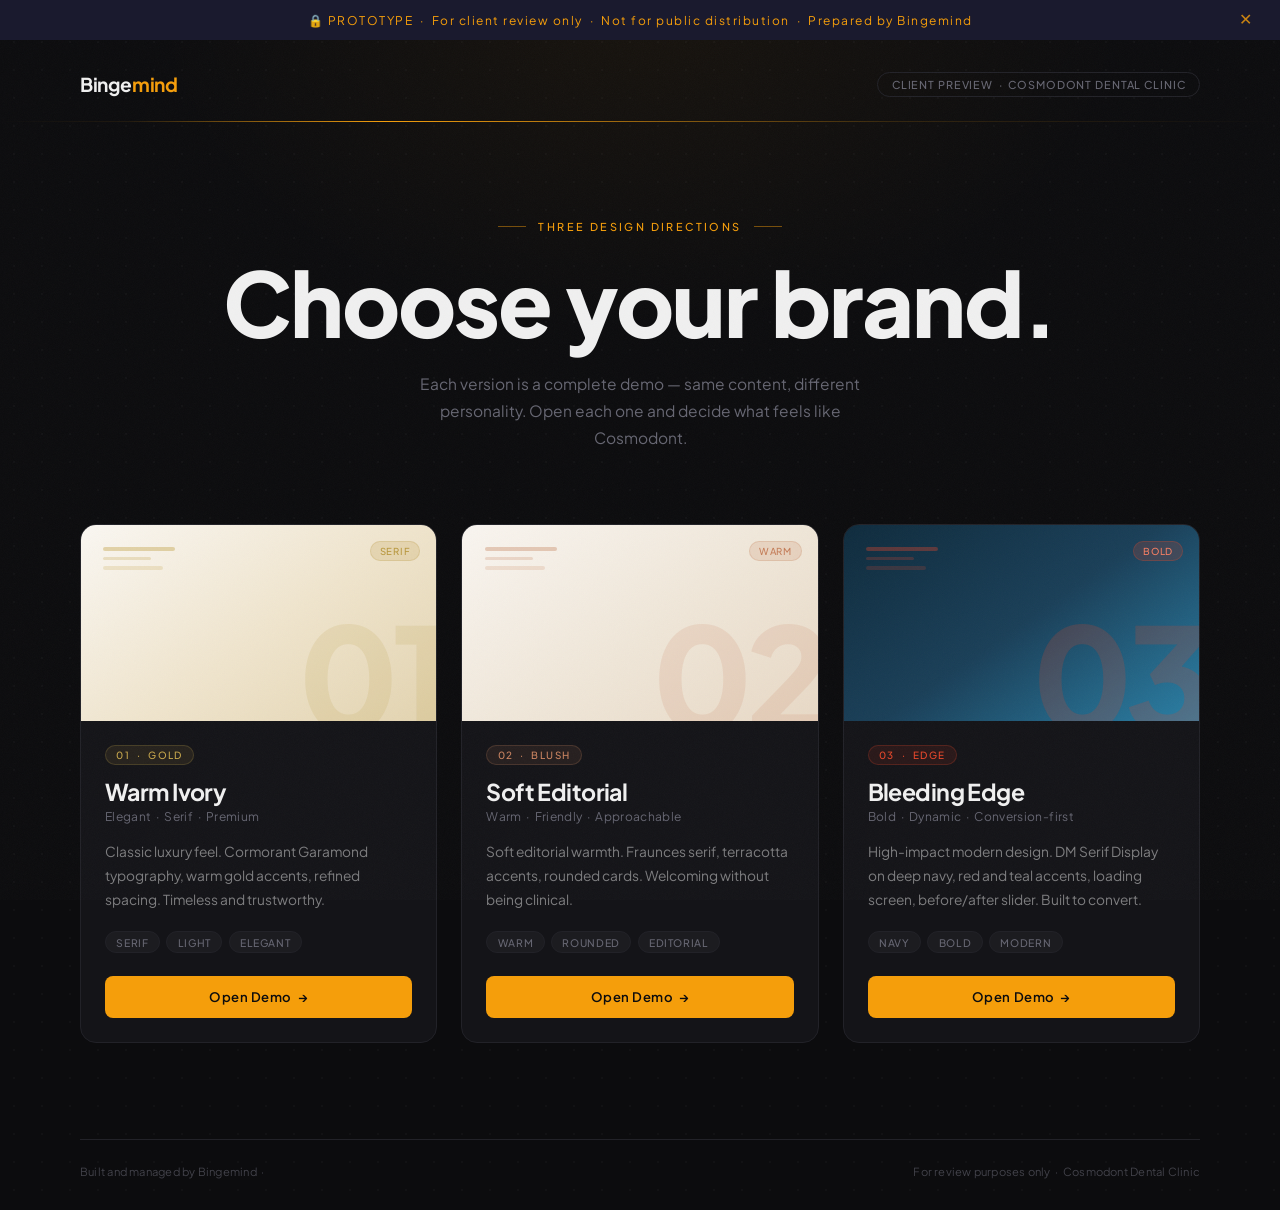
<file: index.html>
<!DOCTYPE html>
<html lang="en">
<head>
<meta charset="UTF-8">
<meta name="viewport" content="width=device-width, initial-scale=1.0">
<meta name="description" content="Cosmodont Dental Clinic — Design Direction Preview by Bingemind">
<title>Cosmodont · Design Directions — Bingemind</title>

<!-- Google Fonts: Plus Jakarta Sans -->
<link rel="preconnect" href="https://fonts.googleapis.com">
<link rel="preconnect" href="https://fonts.gstatic.com" crossorigin>
<link href="https://fonts.googleapis.com/css2?family=Plus+Jakarta+Sans:wght@400;500;600;700;800&display=swap" rel="stylesheet">

<style>

/* ── Variables ────────────────────────────────────────────────── */
:root {
  --bg:      #0C0C0E;
  --surface: #141418;
  --border:  #222228;
  --gold:    #F59E0B;
  --text:    #F0F0F0;
  --muted:   #666672;
  --font-display: 'Plus Jakarta Sans', sans-serif;
  --font-body:    'Plus Jakarta Sans', sans-serif;

  /* Per-theme accent colors */
  --c-gold:  #C9A84C;
  --c-green: #10B981;
  --c-terra: #CD8561;
  --c-edge:  #E8472A;
}

/* ── Reset ────────────────────────────────────────────────────── */
*, *::before, *::after { margin: 0; padding: 0; box-sizing: border-box; }
html { font-size: 16px; }
body {
  font-family: var(--font-body);
  background-color: var(--bg);
  /* Subtle dot-grid texture */
  background-image:
    radial-gradient(ellipse 70% 50% at 50% 0%, rgba(245,158,11,0.05) 0%, transparent 55%),
    radial-gradient(rgba(255,255,255,0.025) 1px, transparent 1px);
  background-size: 100% 100%, 28px 28px;
  color: var(--text);
  min-height: 100vh;
  -webkit-font-smoothing: antialiased;
  -moz-osx-font-smoothing: grayscale;
  overflow-x: hidden;
}

/* ── Grain overlay ────────────────────────────────────────────── */
.grain {
  position: fixed;
  inset: 0;
  pointer-events: none;
  z-index: 9999;
  opacity: 0.032;
  background-image: url("data:image/svg+xml,%3Csvg xmlns='http://www.w3.org/2000/svg' width='300' height='300'%3E%3Cfilter id='n'%3E%3CfeTurbulence type='fractalNoise' baseFrequency='0.72' numOctaves='4' stitchTiles='stitch'/%3E%3C/filter%3E%3Crect width='300' height='300' filter='url(%23n)'/%3E%3C/svg%3E");
  background-size: 180px 180px;
}

/* ── Layout wrapper ───────────────────────────────────────────── */
.wrap {
  max-width: 1200px;
  margin: 0 auto;
  padding: 0 2.5rem;
}

/* ── Header ───────────────────────────────────────────────────── */
header { padding-top: 2rem; }
.header-row {
  display: flex;
  align-items: center;
  justify-content: space-between;
  padding-bottom: 1.5rem;
}
.logo {
  font-family: var(--font-display);
  font-size: 1.2rem;
  font-weight: 700;
  letter-spacing: -0.02em;
  user-select: none;
}
.logo-w { color: var(--text); }
.logo-g { color: var(--gold); }

.header-badge {
  font-size: 0.68rem;
  font-weight: 500;
  letter-spacing: 0.08em;
  text-transform: uppercase;
  color: var(--muted);
  padding: 0.3rem 0.85rem;
  border: 1px solid var(--border);
  border-radius: 999px;
  white-space: nowrap;
}

/* Thin gold separator below header */
.separator {
  height: 1px;
  /* Extend full viewport width while inside the constrained wrap */
  margin-left: calc(-50vw + 50%);
  margin-right: calc(-50vw + 50%);
  background: linear-gradient(
    to right,
    transparent 0%,
    rgba(245,158,11,0.08) 10%,
    var(--gold) 30%,
    rgba(245,158,11,0.15) 70%,
    transparent 100%
  );
}

/* ── Hero ─────────────────────────────────────────────────────── */
.hero {
  text-align: center;
  padding: 5.5rem 0 4.5rem;
  animation: fadeUp 0.8s cubic-bezier(0.4, 0, 0.2, 1) both;
}
.hero-label {
  display: inline-flex;
  align-items: center;
  gap: 0.75rem;
  font-size: 0.68rem;
  font-weight: 500;
  letter-spacing: 0.22em;
  text-transform: uppercase;
  color: var(--gold);
  margin-bottom: 1.5rem;
}
.hero-label::before,
.hero-label::after {
  content: '';
  display: block;
  width: 28px;
  height: 1px;
  background: var(--gold);
  opacity: 0.45;
}
.hero-headline {
  font-family: var(--font-display);
  font-size: clamp(48px, 7vw, 96px);
  font-weight: 800;
  color: var(--text);
  line-height: 1.0;
  letter-spacing: -2px;
  margin-bottom: 1.5rem;
}
.hero-sub {
  font-size: 0.97rem;
  color: var(--muted);
  max-width: 440px;
  margin: 0 auto;
  line-height: 1.75;
}

/* ── Cards grid ───────────────────────────────────────────────── */
.cards {
  display: grid;
  grid-template-columns: repeat(3, 1fr);
  gap: 1.5rem;
  padding-bottom: 6rem;
  max-width: 1140px;
  margin-left: auto;
  margin-right: auto;
}
@media (max-width: 900px) { .cards { grid-template-columns: repeat(2, 1fr); max-width: 720px; } }
@media (max-width: 580px) { .cards { grid-template-columns: 1fr; max-width: 480px; } }

/* ── Card ─────────────────────────────────────────────────────── */
.card {
  background: var(--surface);
  border: 1px solid var(--border);
  border-radius: 16px;
  overflow: hidden;
  display: flex;
  flex-direction: column;
  cursor: pointer;
  transition:
    transform  0.42s cubic-bezier(0.34, 1.42, 0.64, 1),
    box-shadow 0.42s cubic-bezier(0.4, 0, 0.2, 1),
    border-color 0.3s ease;
  /* Staggered entrance */
  opacity: 0;
  animation: cardIn 0.65s cubic-bezier(0.4, 0, 0.2, 1) forwards;
}
.card:nth-child(1) { animation-delay: 0.15s; }
.card:nth-child(2) { animation-delay: 0.28s; }
.card:nth-child(3) { animation-delay: 0.41s; }

/* Per-theme hover glow */
.card-gold:hover {
  transform: translateY(-11px);
  box-shadow: 0 24px 64px rgba(201,168,76,0.16), 0 6px 20px rgba(0,0,0,0.35);
  border-color: rgba(201,168,76,0.28);
}
.card-noir:hover {
  transform: translateY(-11px);
  box-shadow: 0 24px 64px rgba(16,185,129,0.13), 0 6px 20px rgba(0,0,0,0.35);
  border-color: rgba(16,185,129,0.22);
}
.card-blush:hover {
  transform: translateY(-11px);
  box-shadow: 0 24px 64px rgba(205,133,97,0.16), 0 6px 20px rgba(0,0,0,0.35);
  border-color: rgba(205,133,97,0.26);
}
.card-edge:hover {
  transform: translateY(-11px);
  box-shadow: 0 24px 64px rgba(232,71,42,0.2), 0 6px 20px rgba(0,0,0,0.35);
  border-color: rgba(232,71,42,0.32);
}

/* ── Swatch ───────────────────────────────────────────────────── */
.swatch {
  height: 196px;
  position: relative;
  overflow: hidden;
  flex-shrink: 0;
  transition: filter 0.4s ease;
}
.card:hover .swatch { filter: brightness(1.07) saturate(1.05); }

.swatch-gold  { background: linear-gradient(145deg, #FAF7F2 0%, #EFE4CC 55%, #E3D4B0 100%); }
.swatch-noir  { background: linear-gradient(145deg, #0A0F0D 0%, #0F1A15 55%, #0B1410 100%); }
.swatch-blush { background: linear-gradient(145deg, #F9F5F0 0%, #EFE6D8 55%, #E8D9C6 100%); }
.swatch-edge  { background: linear-gradient(145deg, #0F2B3D 0%, #1A3F58 50%, #2A7FA5 100%); }

/* Large watermark number */
.swatch-num {
  position: absolute;
  right: -0.05em;
  bottom: -0.18em;
  font-family: var(--font-display);
  font-size: 9rem;
  font-weight: 800;
  line-height: 1;
  letter-spacing: -0.05em;
  user-select: none;
  pointer-events: none;
  transition: transform 0.4s ease;
}
.card:hover .swatch-num { transform: scale(1.04) translateY(-3px); }

.swatch-gold  .swatch-num { color: rgba(180,145,50,0.13); }
.swatch-noir  .swatch-num { color: rgba(16,185,129,0.09); }
.swatch-blush .swatch-num { color: rgba(190,110,70,0.13); }
.swatch-edge  .swatch-num { color: rgba(232,71,42,0.2); }

/* Decorative mini UI bars (hint at the theme style) */
.swatch-bars {
  position: absolute;
  top: 1.4rem;
  left: 1.4rem;
  display: flex;
  flex-direction: column;
  gap: 6px;
}
.bar {
  height: 3.5px;
  border-radius: 99px;
  transition: width 0.35s ease, opacity 0.35s ease;
}
.swatch-gold  .bar { background: #B8922A; }
.swatch-noir  .bar { background: #10B981; }
.swatch-blush .bar { background: #C07850; }
.swatch-edge  .bar { background: #E8472A; }
.bar-1 { width: 72px; opacity: 0.35; }
.bar-2 { width: 48px; opacity: 0.22; }
.bar-3 { width: 60px; opacity: 0.18; }
.card:hover .bar-1 { width: 88px; opacity: 0.5; }
.card:hover .bar-2 { width: 60px; opacity: 0.34; }
.card:hover .bar-3 { width: 76px; opacity: 0.26; }

/* Swatch type indicator (top-right corner) */
.swatch-type-pill {
  position: absolute;
  top: 1rem;
  right: 1rem;
  font-size: 0.6rem;
  font-weight: 500;
  letter-spacing: 0.08em;
  text-transform: uppercase;
  padding: 0.2rem 0.55rem;
  border-radius: 99px;
  backdrop-filter: blur(8px);
  -webkit-backdrop-filter: blur(8px);
}
.swatch-gold  .swatch-type-pill { background: rgba(180,145,50,0.18); color: rgba(180,145,50,0.9); border: 1px solid rgba(180,145,50,0.2); }
.swatch-noir  .swatch-type-pill { background: rgba(16,185,129,0.12); color: rgba(16,185,129,0.8); border: 1px solid rgba(16,185,129,0.15); }
.swatch-blush .swatch-type-pill { background: rgba(190,110,70,0.16); color: rgba(190,110,70,0.85); border: 1px solid rgba(190,110,70,0.18); }
.swatch-edge  .swatch-type-pill { background: rgba(232,71,42,0.18); color: rgba(255,130,100,0.95); border: 1px solid rgba(232,71,42,0.25); }

/* ── Card body ────────────────────────────────────────────────── */
.card-body {
  padding: 1.5rem 1.5rem 1.5rem;
  display: flex;
  flex-direction: column;
  flex: 1;
}

.card-badge {
  display: inline-flex;
  align-items: center;
  font-size: 0.62rem;
  font-weight: 500;
  letter-spacing: 0.14em;
  text-transform: uppercase;
  padding: 0.2rem 0.65rem;
  border-radius: 999px;
  margin-bottom: 0.9rem;
  width: fit-content;
}
.badge-gold  { color: var(--c-gold);  background: rgba(201,168,76,0.1);  border: 1px solid rgba(201,168,76,0.2);  }
.badge-noir  { color: var(--c-green); background: rgba(16,185,129,0.08); border: 1px solid rgba(16,185,129,0.18); }
.badge-blush { color: var(--c-terra); background: rgba(205,133,97,0.1);  border: 1px solid rgba(205,133,97,0.2);  }
.badge-edge  { color: var(--c-edge);  background: rgba(232,71,42,0.1);   border: 1px solid rgba(232,71,42,0.22); }

.card-name {
  font-family: var(--font-display);
  font-size: 1.45rem;
  font-weight: 700;
  color: var(--text);
  letter-spacing: -0.025em;
  margin-bottom: 0.2rem;
  line-height: 1.15;
}
.card-tagline {
  font-size: 0.75rem;
  color: var(--muted);
  letter-spacing: 0.03em;
  margin-bottom: 1rem;
}
.card-desc {
  font-size: 0.86rem;
  color: rgba(240,240,240,0.48);
  line-height: 1.72;
  margin-bottom: 1.25rem;
  flex: 1;
}
.card-pills {
  display: flex;
  gap: 0.4rem;
  flex-wrap: wrap;
  margin-bottom: 1.4rem;
}
.pill {
  font-size: 0.65rem;
  font-weight: 500;
  letter-spacing: 0.06em;
  text-transform: uppercase;
  padding: 0.22rem 0.65rem;
  border-radius: 999px;
  background: rgba(255,255,255,0.035);
  border: 1px solid var(--border);
  color: var(--muted);
  transition: background 0.2s, color 0.2s, border-color 0.2s;
}
.card:hover .pill { background: rgba(255,255,255,0.06); color: rgba(240,240,240,0.7); }

.card-cta {
  display: flex;
  align-items: center;
  justify-content: center;
  gap: 0.35rem;
  padding: 0.78rem 1.25rem;
  border-radius: 8px;
  font-family: var(--font-body);
  font-size: 0.82rem;
  font-weight: 600;
  letter-spacing: 0.04em;
  background: var(--gold);
  color: #0C0C0E;
  border: none;
  cursor: pointer;
  transition: background 0.22s ease, color 0.22s ease, transform 0.22s ease;
  text-decoration: none;
  width: 100%;
}
.card-cta:hover {
  background: var(--text);
  color: #0C0C0E;
  transform: translateY(-1px);
}
/* Arrow nudge on hover */
.card-cta .arrow { display: inline-block; transition: transform 0.22s ease; }
.card-cta:hover .arrow { transform: translateX(3px); }

/* ── Footer ───────────────────────────────────────────────────── */
footer {
  border-top: 1px solid var(--border);
  padding: 1.5rem 0 2rem;
}
.footer-row {
  display: flex;
  align-items: center;
  justify-content: space-between;
  flex-wrap: wrap;
  gap: 0.5rem;
}
.foot-text {
  font-size: 0.7rem;
  color: rgba(102,102,114,0.6);
  letter-spacing: 0.02em;
}
.foot-text a {
  color: inherit;
  text-decoration: none;
  transition: color 0.2s;
}
.foot-text a:hover { color: var(--gold); }

/* ── Prototype banner ─────────────────────────────────────────── */
#proto-banner {
  position: fixed;
  top: 0; left: 0; right: 0;
  z-index: 10000;
  height: 40px;
  background: #1A1A2E;
  display: flex;
  align-items: center;
  justify-content: center;
  font-family: 'Plus Jakarta Sans', sans-serif;
  font-size: 12px;
  letter-spacing: 1.5px;
  color: #F59E0B;
  transition: transform 0.35s ease, opacity 0.35s ease;
}
#proto-banner.dismissed {
  transform: translateY(-100%);
  opacity: 0;
  pointer-events: none;
}
#proto-banner-close {
  position: absolute;
  right: 20px;
  background: none;
  border: none;
  color: #F59E0B;
  font-size: 16px;
  cursor: pointer;
  line-height: 1;
  padding: 4px 8px;
  opacity: 0.8;
}
#proto-banner-close:hover { opacity: 1; }
body { padding-top: 40px; transition: padding-top 0.35s ease; }

/* ── Animations ───────────────────────────────────────────────── */
@keyframes fadeUp {
  from { opacity: 0; transform: translateY(20px); }
  to   { opacity: 1; transform: translateY(0); }
}
@keyframes cardIn {
  from { opacity: 0; transform: translateY(28px); }
  to   { opacity: 1; transform: translateY(0); }
}

/* ── Responsive ───────────────────────────────────────────────── */
@media (max-width: 600px) {
  .swatch { height: 160px; }
  .swatch-num { font-size: 7rem; }
}
@media (max-width: 540px) {
  .wrap { padding: 0 1.25rem; }
  .hero { padding: 3.5rem 0 3rem; }
  .header-badge { display: none; }
  .hero-headline { letter-spacing: -0.03em; }
  #proto-banner { font-size: 10px; letter-spacing: 0.5px; padding: 0 40px 0 10px; }
}

</style>
</head>
<body>

<div id="proto-banner">
  🔒 PROTOTYPE &nbsp;·&nbsp; For client review only &nbsp;·&nbsp; Not for public distribution &nbsp;·&nbsp; Prepared by Bingemind
  <button id="proto-banner-close" aria-label="Dismiss banner" onclick="dismissProtoBanner()">✕</button>
</div>

<!-- Grain texture overlay -->
<div class="grain" aria-hidden="true"></div>

<div class="wrap">

  <!-- ═══ HEADER ═══ -->
  <header>
    <div class="header-row">
      <div class="logo" aria-label="Bingemind">
        <span class="logo-w">Binge</span><span class="logo-g">mind</span>
      </div>
      <span class="header-badge">Client Preview &nbsp;·&nbsp; Cosmodont Dental Clinic</span>
    </div>
  </header>
  <div class="separator"></div>

  <!-- ═══ HERO ═══ -->
  <div class="hero">
    <div class="hero-label">Three Design Directions</div>
    <h1 class="hero-headline">Choose your brand.</h1>
    <p class="hero-sub">
      Each version is a complete demo — same content, different personality.
      Open each one and decide what feels like Cosmodont.
    </p>
  </div>

  <!-- ═══ CARDS ═══ -->
  <div class="cards">

    <!-- Card 1 · Warm Ivory / Gold -->
    <div class="card card-gold"
         onclick="window.open('warm-ivory','_blank')"
         role="button"
         tabindex="0"
         aria-label="Open Warm Ivory demo"
         onkeydown="if(event.key==='Enter')window.open('warm-ivory','_blank')">
      <div class="swatch swatch-gold">
        <div class="swatch-bars" aria-hidden="true">
          <div class="bar bar-1"></div>
          <div class="bar bar-2"></div>
          <div class="bar bar-3"></div>
        </div>
        <span class="swatch-type-pill">Serif</span>
        <span class="swatch-num" aria-hidden="true">01</span>
      </div>
      <div class="card-body">
        <span class="card-badge badge-gold">01 &nbsp;·&nbsp; Gold</span>
        <h2 class="card-name">Warm Ivory</h2>
        <p class="card-tagline">Elegant &nbsp;·&nbsp; Serif &nbsp;·&nbsp; Premium</p>
        <p class="card-desc">
          Classic luxury feel. Cormorant Garamond typography,
          warm gold accents, refined spacing. Timeless and trustworthy.
        </p>
        <div class="card-pills">
          <span class="pill">Serif</span>
          <span class="pill">Light</span>
          <span class="pill">Elegant</span>
        </div>
        <a href="warm-ivory"
           target="_blank"
           rel="noopener"
           class="card-cta"
           onclick="event.stopPropagation()">
          Open Demo <span class="arrow">→</span>
        </a>
      </div>
    </div>

    <!-- Card 2 · Clinical Dark / Noir -->
    <!-- <div class="card card-noir"
         onclick="window.open('cosmodont-theme2.html','_blank')"
         role="button"
         tabindex="0"
         aria-label="Open Clinical Dark demo"
         onkeydown="if(event.key==='Enter')window.open('cosmodont-theme2.html','_blank')">
      <div class="swatch swatch-noir">
        <div class="swatch-bars" aria-hidden="true">
          <div class="bar bar-1"></div>
          <div class="bar bar-2"></div>
          <div class="bar bar-3"></div>
        </div>
        <span class="swatch-type-pill">Bold</span>
        <span class="swatch-num" aria-hidden="true">02</span>
      </div>
      <div class="card-body">
        <span class="card-badge badge-noir">02 &nbsp;·&nbsp; Noir</span>
        <h2 class="card-name">Clinical Dark</h2>
        <p class="card-tagline">Precise &nbsp;·&nbsp; Modern &nbsp;·&nbsp; Bold</p>
        <p class="card-desc">
          Dark clinical luxury. Playfair Display on near-black,
          emerald green accents. Confident and premium.
        </p>
        <div class="card-pills">
          <span class="pill">Dark</span>
          <span class="pill">Bold</span>
          <span class="pill">Clinical</span>
        </div>
        <a href="cosmodont-theme2.html"
           target="_blank"
           rel="noopener"
           class="card-cta"
           onclick="event.stopPropagation()">
          Open Demo <span class="arrow">→</span>
        </a>
      </div>
    </div> -->

    <!-- Card 3 · Soft Editorial / Blush -->
    <div class="card card-blush"
         onclick="window.open('soft-editorial','_blank')"
         role="button"
         tabindex="0"
         aria-label="Open Soft Editorial demo"
         onkeydown="if(event.key==='Enter')window.open('soft-editorial','_blank')">
      <div class="swatch swatch-blush">
        <div class="swatch-bars" aria-hidden="true">
          <div class="bar bar-1"></div>
          <div class="bar bar-2"></div>
          <div class="bar bar-3"></div>
        </div>
        <span class="swatch-type-pill">Warm</span>
        <span class="swatch-num" aria-hidden="true">02</span>
      </div>
      <div class="card-body">
        <span class="card-badge badge-blush">02 &nbsp;·&nbsp; Blush</span>
        <h2 class="card-name">Soft Editorial</h2>
        <p class="card-tagline">Warm &nbsp;·&nbsp; Friendly &nbsp;·&nbsp; Approachable</p>
        <p class="card-desc">
          Soft editorial warmth. Fraunces serif, terracotta accents,
          rounded cards. Welcoming without being clinical.
        </p>
        <div class="card-pills">
          <span class="pill">Warm</span>
          <span class="pill">Rounded</span>
          <span class="pill">Editorial</span>
        </div>
        <a href="soft-editorial"
           target="_blank"
           rel="noopener"
           class="card-cta"
           onclick="event.stopPropagation()">
          Open Demo <span class="arrow">→</span>
        </a>
      </div>
    </div>

    <!-- Card 3 · Bleeding Edge -->
    <div class="card card-edge"
         onclick="window.open('bleeding-edge','_blank')"
         role="button"
         tabindex="0"
         aria-label="Open Bleeding Edge demo"
         onkeydown="if(event.key==='Enter')window.open('bleeding-edge','_blank')">
      <div class="swatch swatch-edge">
        <div class="swatch-bars" aria-hidden="true">
          <div class="bar bar-1"></div>
          <div class="bar bar-2"></div>
          <div class="bar bar-3"></div>
        </div>
        <span class="swatch-type-pill">Bold</span>
        <span class="swatch-num" aria-hidden="true">03</span>
      </div>
      <div class="card-body">
        <span class="card-badge badge-edge">03 &nbsp;·&nbsp; Edge</span>
        <h2 class="card-name">Bleeding Edge</h2>
        <p class="card-tagline">Bold &nbsp;·&nbsp; Dynamic &nbsp;·&nbsp; Conversion-first</p>
        <p class="card-desc">
          High-impact modern design. DM Serif Display on deep navy,
          red and teal accents, loading screen, before/after slider.
          Built to convert.
        </p>
        <div class="card-pills">
          <span class="pill">Navy</span>
          <span class="pill">Bold</span>
          <span class="pill">Modern</span>
        </div>
        <a href="bleeding-edge"
           target="_blank"
           rel="noopener"
           class="card-cta"
           onclick="event.stopPropagation()">
          Open Demo <span class="arrow">→</span>
        </a>
      </div>
    </div>

  </div><!-- /cards -->

  <!-- ═══ FOOTER ═══ -->
  <footer>
    <div class="footer-row">
      <p class="foot-text">
        Built and managed by <a href="https://bingemind.com" target="_blank" rel="noopener">Bingemind</a>
        &nbsp;·&nbsp; 
      </p>
      <p class="foot-text">For review purposes only &nbsp;·&nbsp; Cosmodont Dental Clinic</p>
    </div>
  </footer>

</div><!-- /wrap -->


<script>
function dismissProtoBanner() {
  document.getElementById('proto-banner').classList.add('dismissed');
  document.body.style.paddingTop = '0';
}
</script>
</body>
</html>
</file>
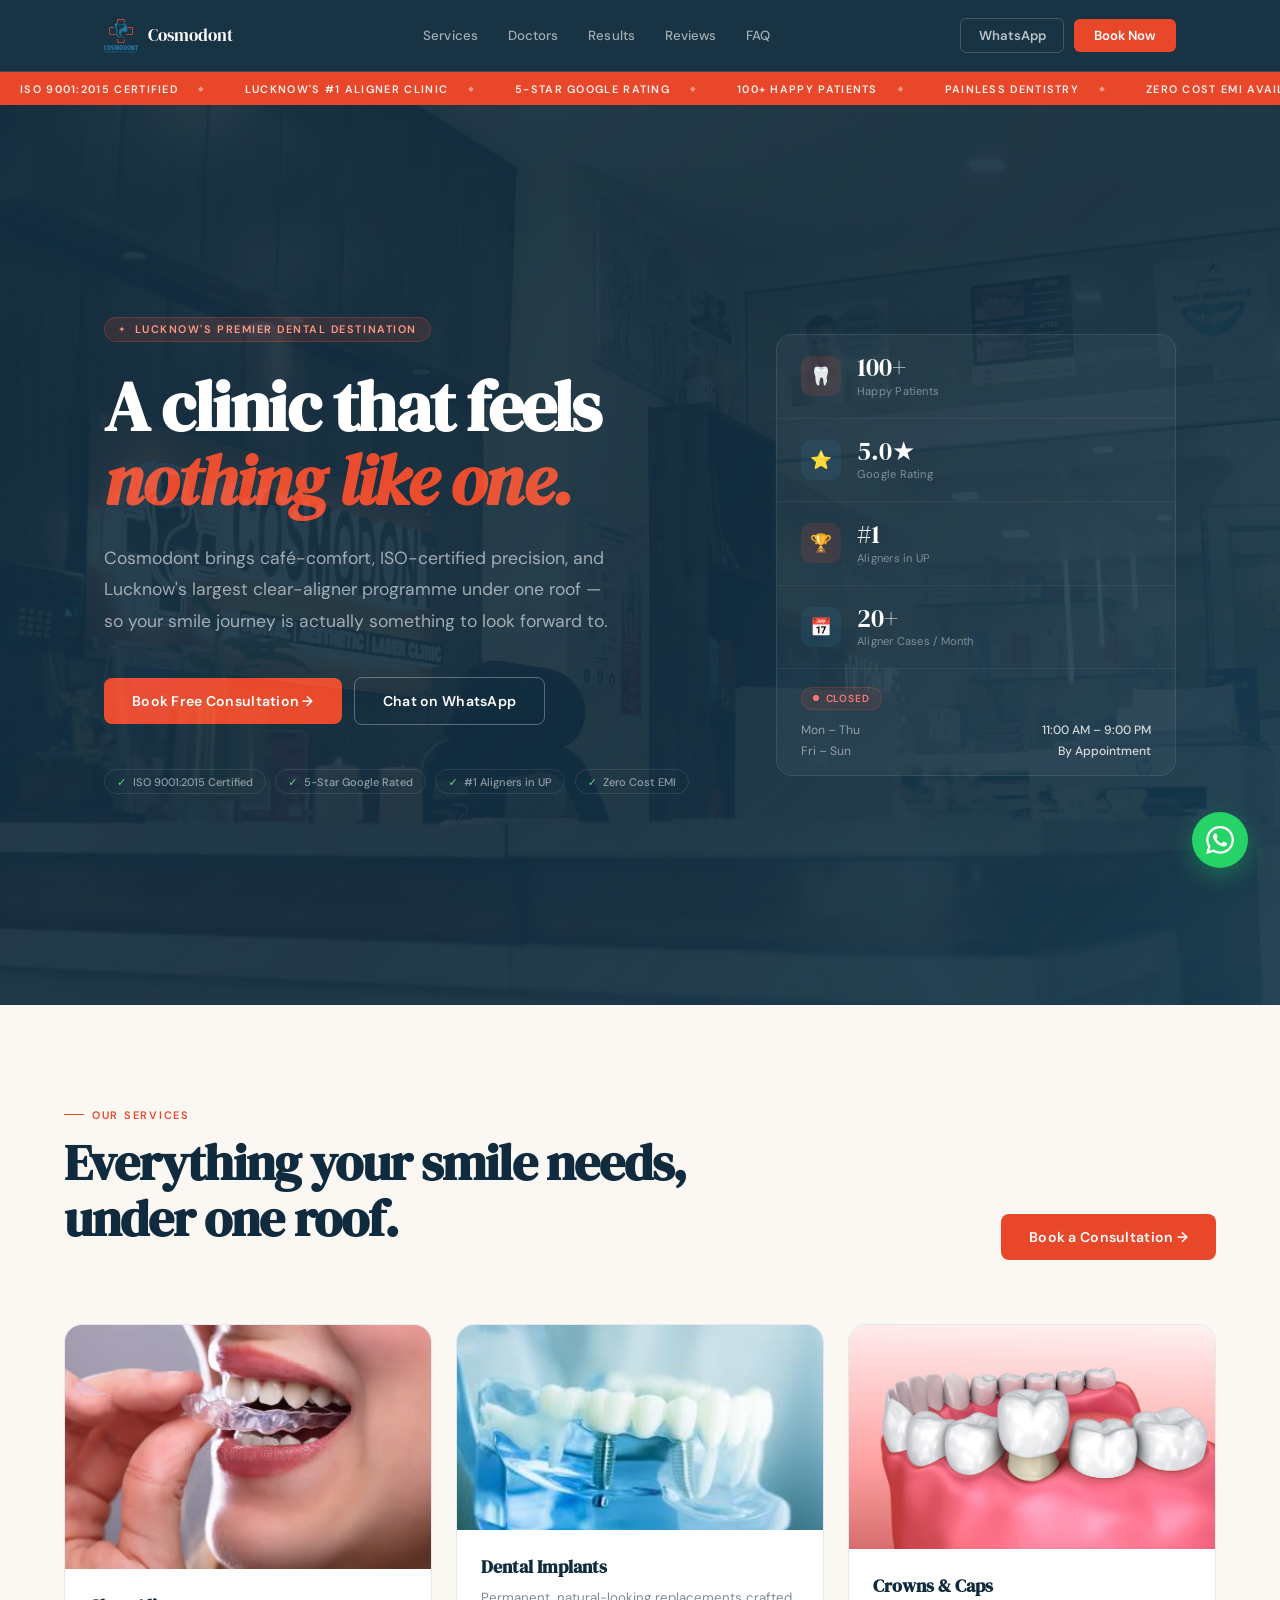
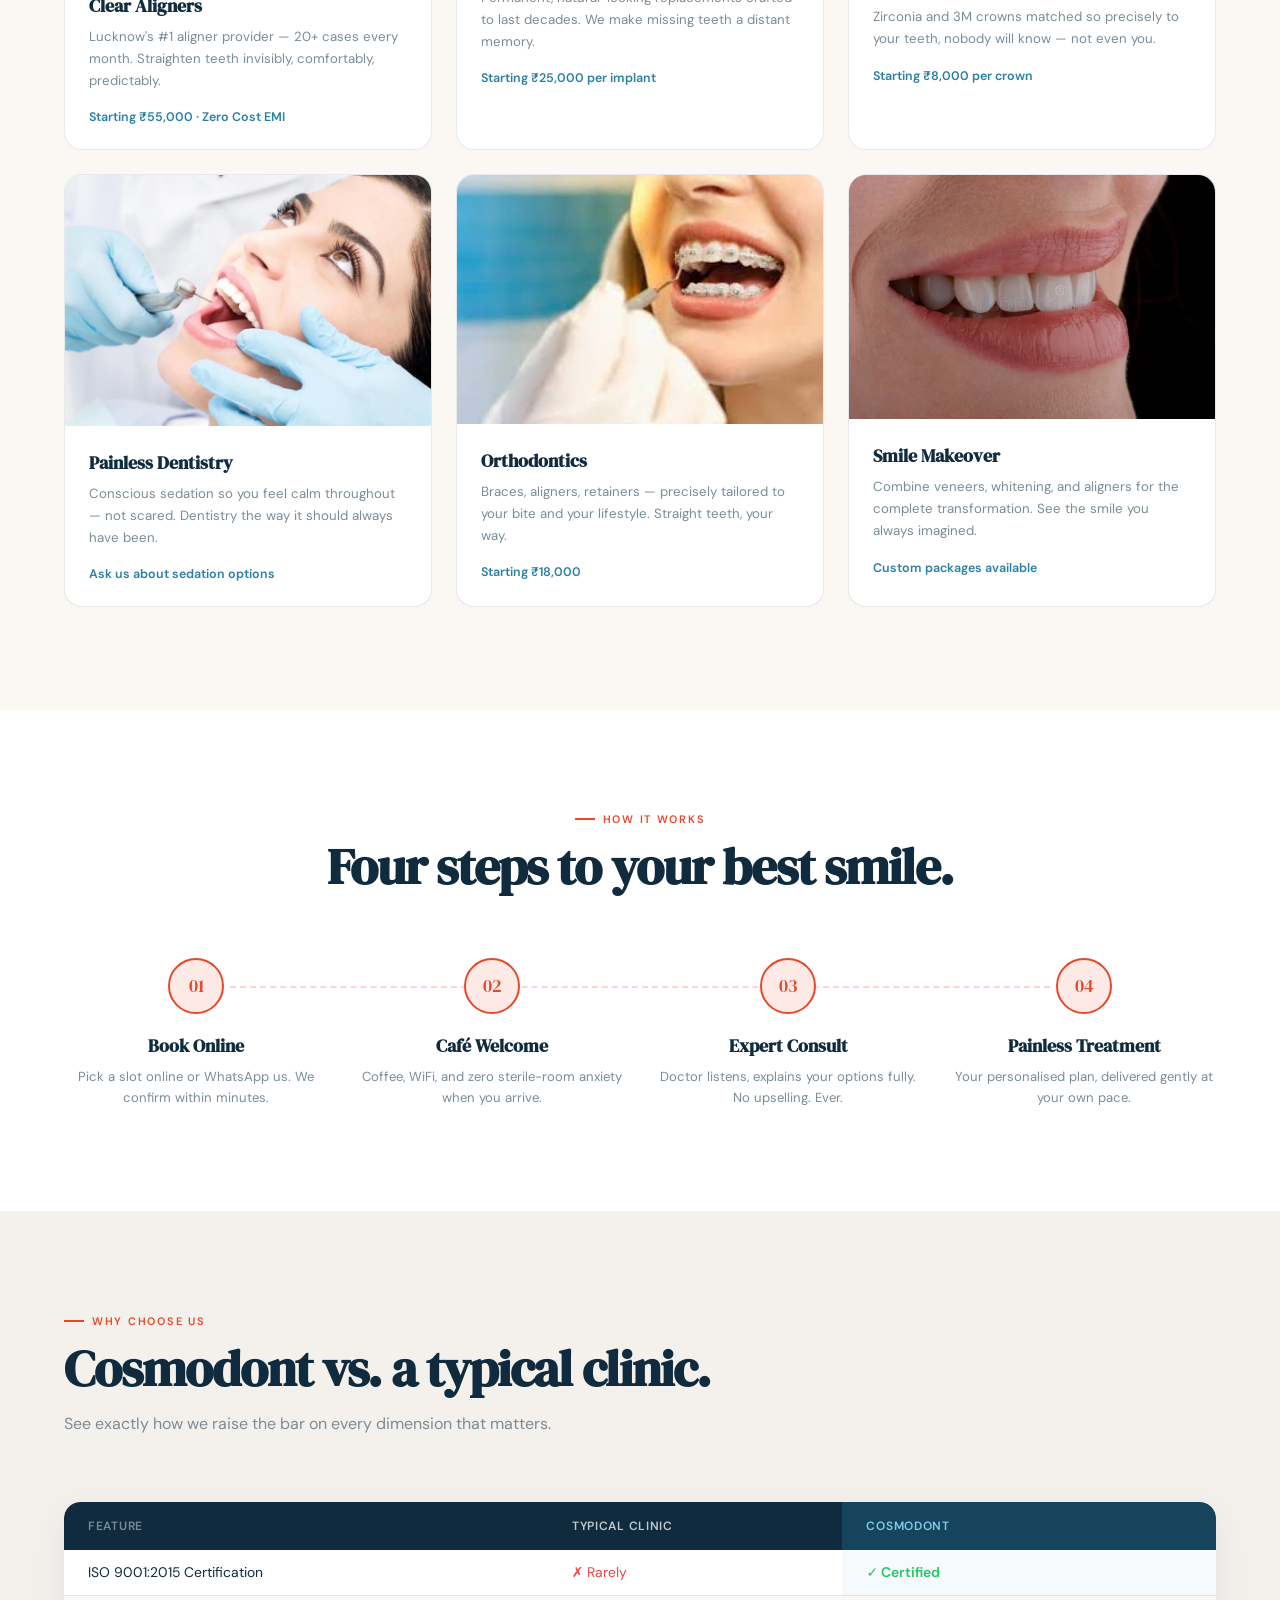
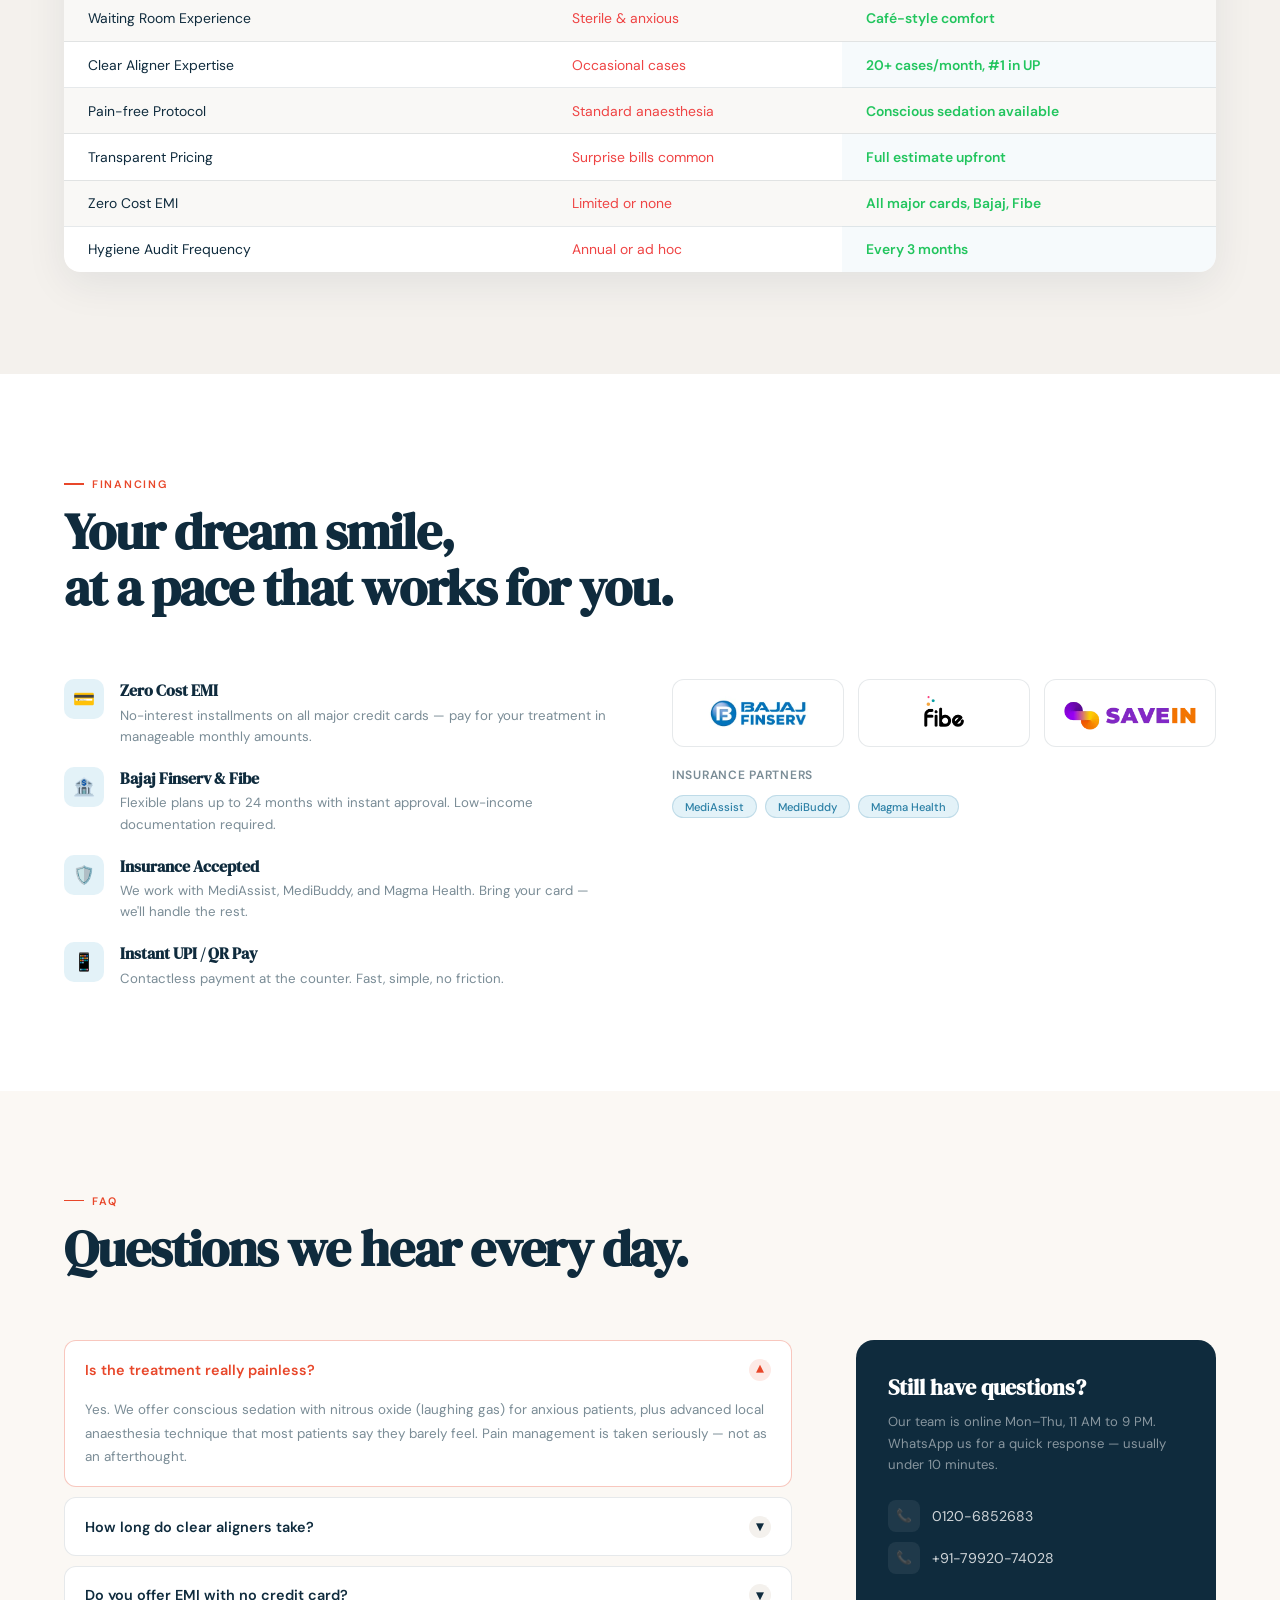
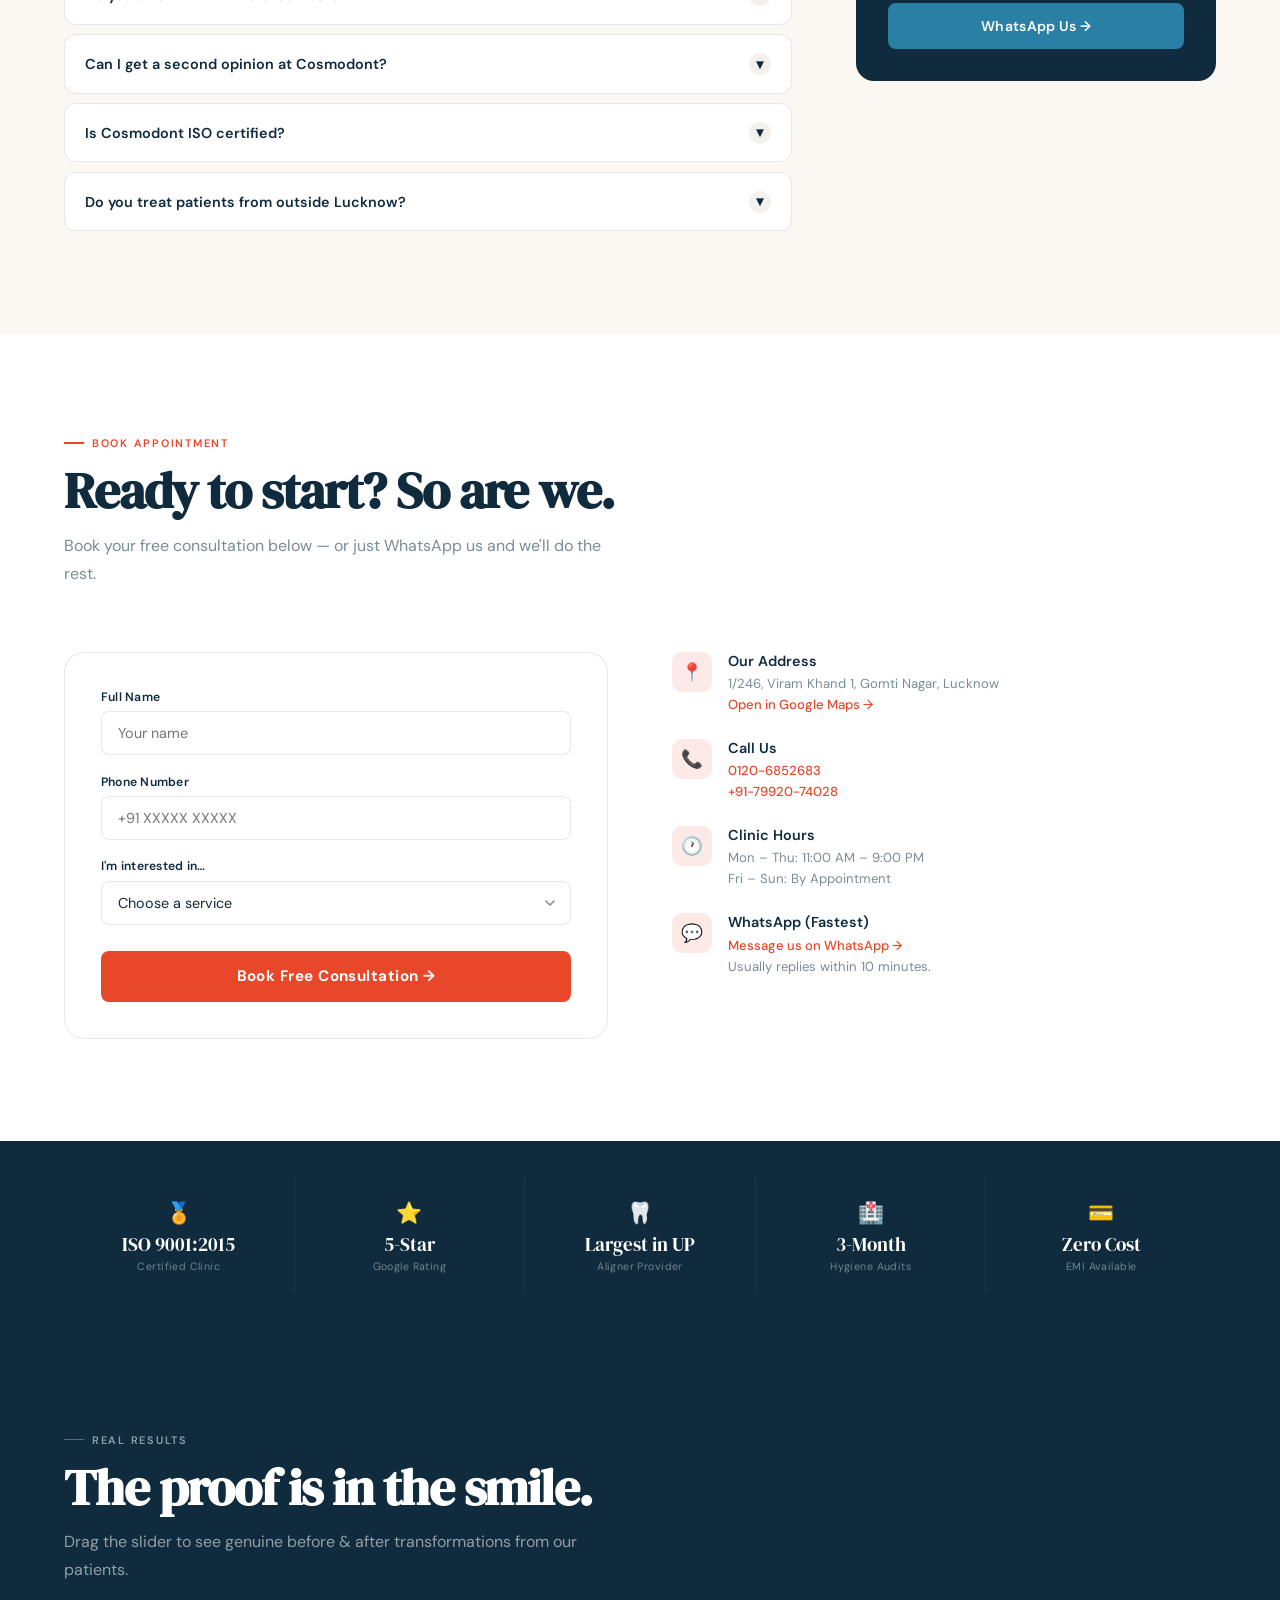
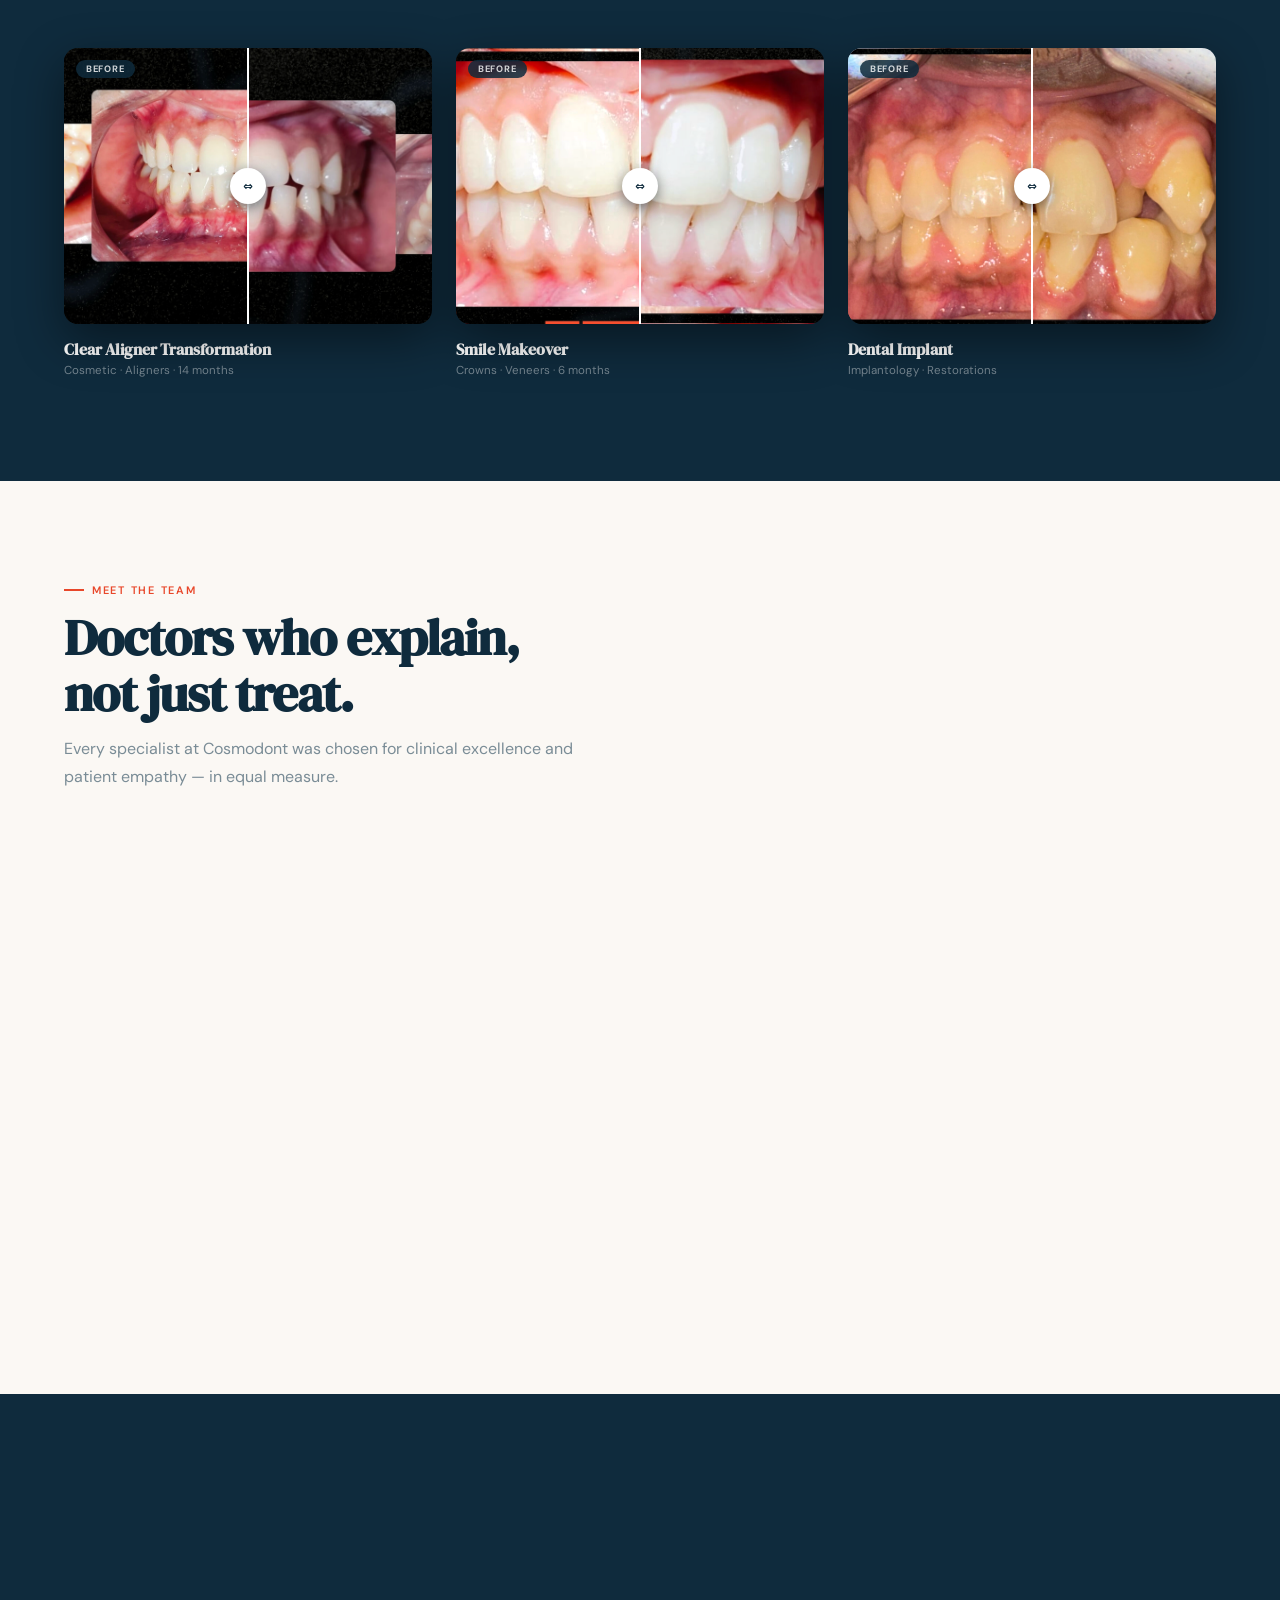
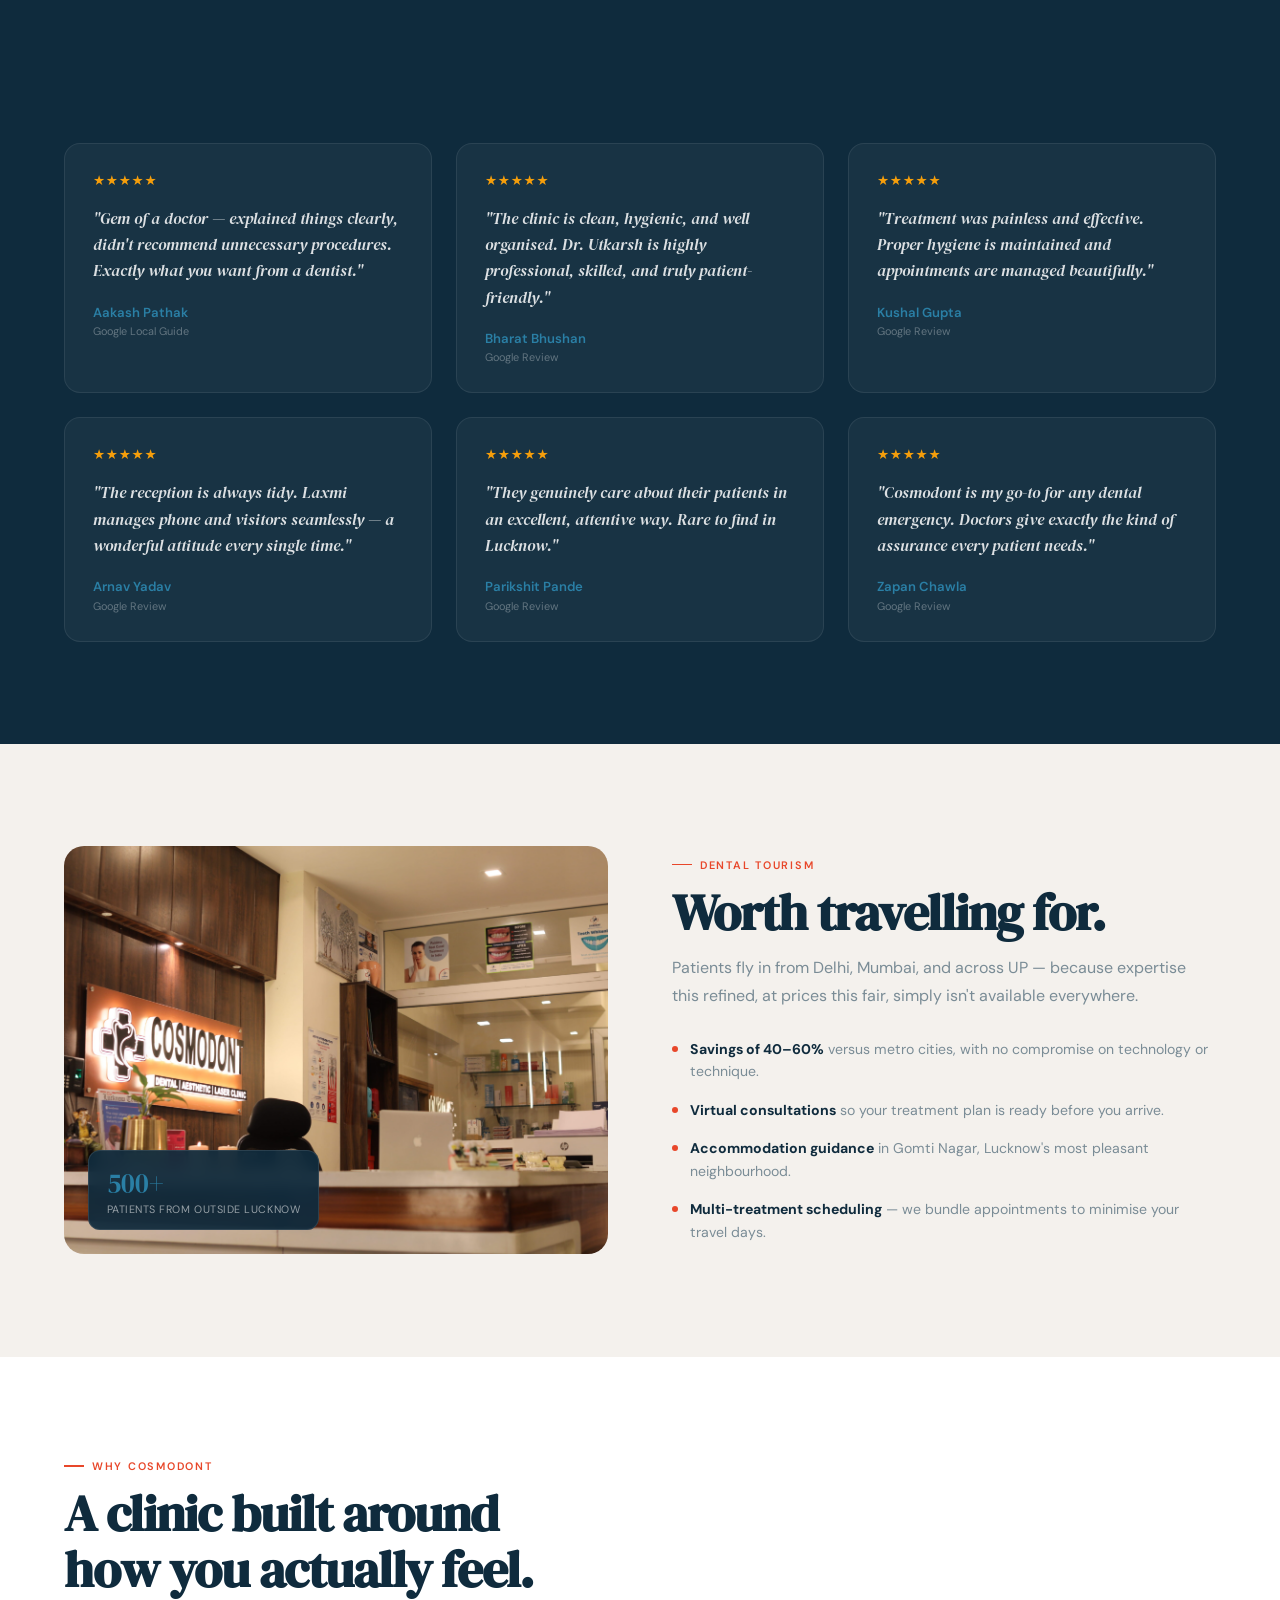
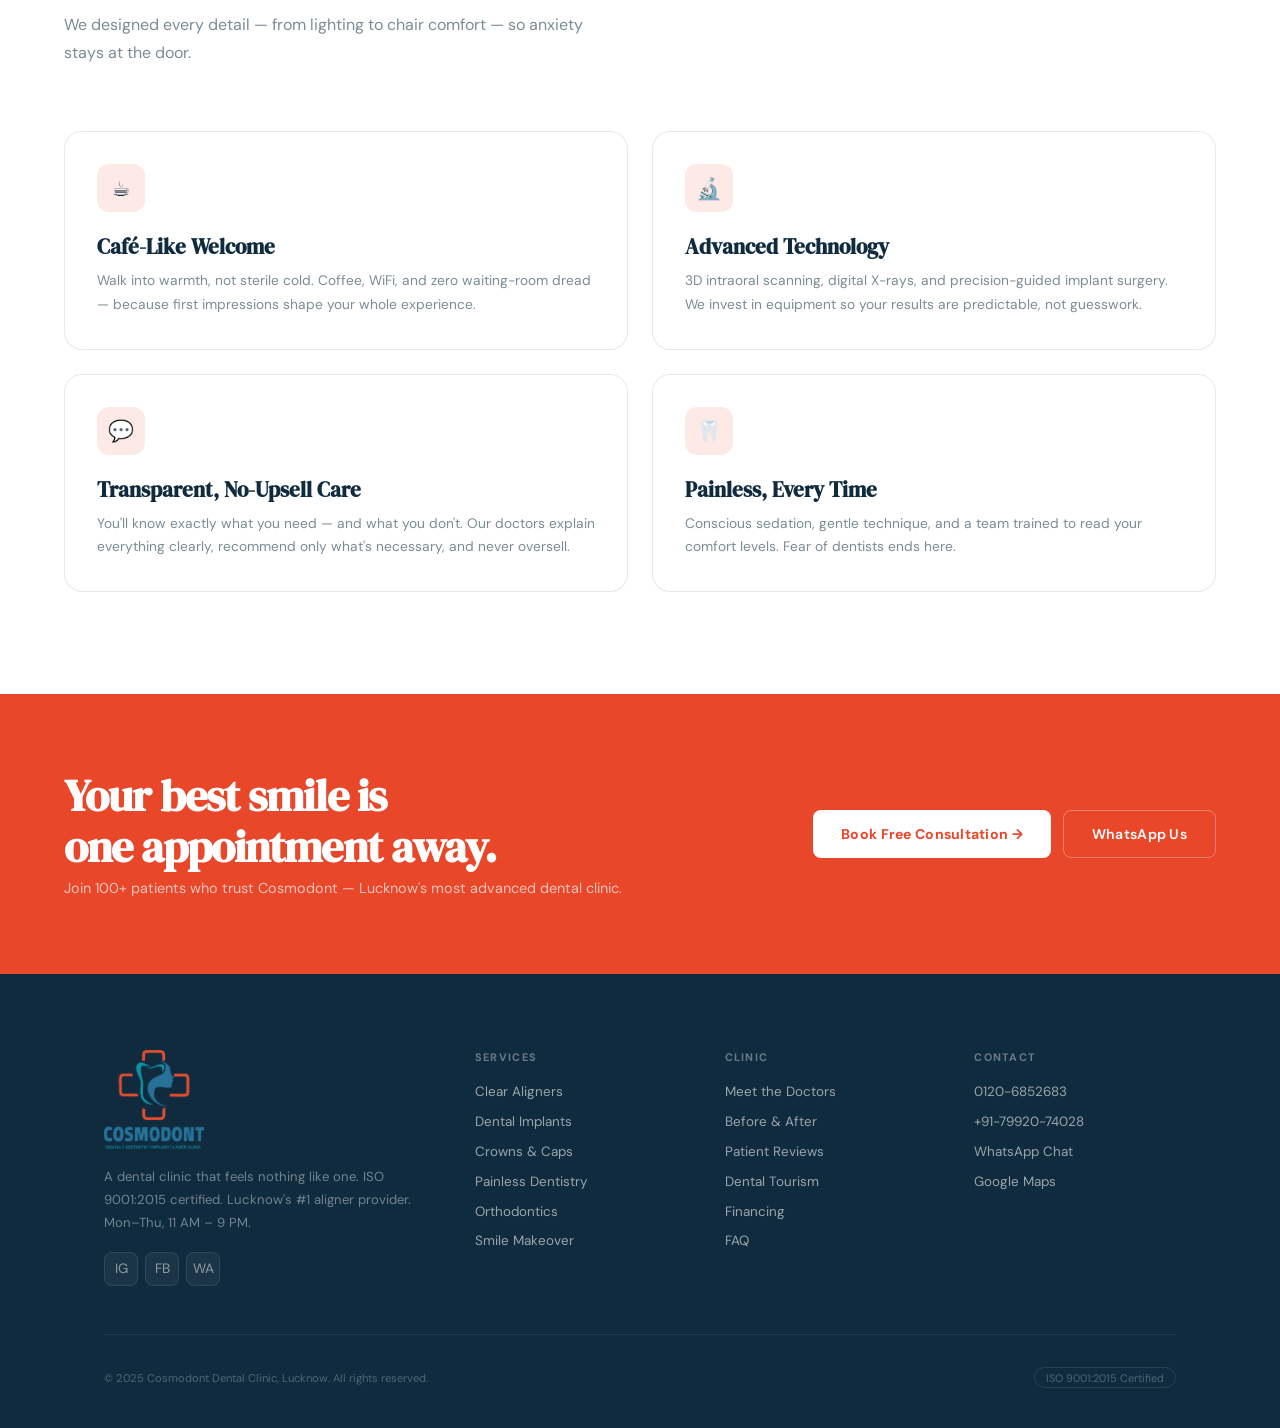
<file: bleeding-edge/index.html>
<!DOCTYPE html>
<html lang="en">
<head>
<meta charset="UTF-8">
<meta name="viewport" content="width=device-width, initial-scale=1.0">
<title>Cosmodont Dental Clinic — Premium Dental Care, Lucknow</title>
<meta name="description" content="Cosmodont Dental Clinic — Lucknow's #1 clear aligner provider. ISO 9001:2015 certified. Book a painless consultation today.">

<link rel="preconnect" href="https://fonts.googleapis.com">
<link rel="preconnect" href="https://fonts.gstatic.com" crossorigin>
<link href="https://fonts.googleapis.com/css2?family=DM+Serif+Display:ital@0;1&family=DM+Sans:ital,opsz,wght@0,9..40,300;0,9..40,400;0,9..40,500;0,9..40,600;0,9..40,700;1,9..40,400&display=swap" rel="stylesheet">

<style>
/* ═══════════════════════════════════════════════
   BLEEDING EDGE — CSS Design System
   Colors: Navy #0F2B3D · Red #E8472A · Teal #2A7FA5
   Fonts: DM Serif Display + DM Sans
   ═══════════════════════════════════════════════ */

/* ── Variables ───────────────────────────────── */
:root {
  --red:         #E8472A;
  --teal:        #2A7FA5;
  --navy:        #0F2B3D;
  --red-light:   #FDEAE6;
  --teal-light:  #E3F2F8;
  --white:       #FFFFFF;
  --cream:       #FBF8F4;
  --off:         #F4F1ED;
  --muted:       #7A8C96;
  --border:      rgba(15,43,61,0.1);
  --border-w:    rgba(255,255,255,0.12);

  --font-display: "DM Serif Display", Georgia, serif;
  --font-body:    "DM Sans", system-ui, sans-serif;

  --nav-h:    72px;
  --pad-x:    clamp(1.5rem, 5vw, 4.5rem);
  --pad-y:    clamp(4rem, 8vw, 7rem);
  --content:  1200px;
  --ease:     cubic-bezier(0.4, 0, 0.2, 1);
  --spring:   cubic-bezier(0.34, 1.56, 0.64, 1);
}

/* ── Reset ───────────────────────────────────── */
*, *::before, *::after { margin: 0; padding: 0; box-sizing: border-box; }
html { font-size: 16px; scroll-behavior: smooth; }
body {
  font-family: var(--font-body);
  color: var(--navy);
  background: var(--white);
  -webkit-font-smoothing: antialiased;
  -moz-osx-font-smoothing: grayscale;
  overflow-x: hidden;
}
img { max-width: 100%; height: auto; display: block; }
a { text-decoration: none; color: inherit; }
button { font-family: inherit; cursor: pointer; border: none; background: none; }
ul { list-style: none; }

/* ── Loader ──────────────────────────────────── */
#loader {
  position: fixed; inset: 0; z-index: 9999;
  background: var(--navy);
  display: flex; flex-direction: column; align-items: center; justify-content: center; gap: 1.5rem;
  transition: opacity 0.6s var(--ease), transform 0.6s var(--ease);
}
#loader.out { opacity: 0; transform: scale(0.96); pointer-events: none; }
.loader-logo { height: 52px; width: auto; }
.loader-progress {
  width: 140px; height: 2px;
  background: rgba(255,255,255,0.08); border-radius: 99px; overflow: hidden;
}
.loader-bar {
  height: 100%; width: 0; border-radius: 99px;
  background: linear-gradient(90deg, var(--teal), var(--red));
  animation: loaderFill 1.1s var(--ease) forwards;
}
.loader-text {
  font-size: 0.72rem; font-weight: 500; letter-spacing: 0.18em;
  text-transform: uppercase; color: rgba(255,255,255,0.35);
}
@keyframes loaderFill { to { width: 100%; } }

/* ── Custom Cursor (desktop only) ────────────── */
.cursor {
  width: 20px; height: 20px; border: 2px solid var(--red); border-radius: 50%;
  position: fixed; pointer-events: none; z-index: 10000;
  transform: translate(-50%,-50%);
  transition: width 0.2s, height 0.2s, background 0.2s, border-color 0.2s;
}
.cursor-dot {
  width: 4px; height: 4px; background: var(--red); border-radius: 50%;
  position: fixed; pointer-events: none; z-index: 10001;
  transform: translate(-50%,-50%); transition: transform 0.1s;
}
@media (hover: none) { .cursor, .cursor-dot { display: none; } }

/* ── Nav ─────────────────────────────────────── */
#navbar {
  position: fixed; top: 0; left: 0; right: 0; z-index: 1000;
  height: var(--nav-h);
  background: rgba(15,43,61,0.96);
  backdrop-filter: blur(16px); -webkit-backdrop-filter: blur(16px);
  border-bottom: 1px solid var(--border-w);
  transition: box-shadow 0.3s var(--ease);
}
#navbar.scrolled { box-shadow: 0 8px 32px rgba(15,43,61,0.4); }
.nav-inner {
  max-width: var(--content); margin: 0 auto;
  height: 100%; padding: 0 var(--pad-x);
  display: flex; align-items: center; justify-content: space-between; gap: 2rem;
}
.nav-logo { display: flex; align-items: center; gap: 0.65rem; flex-shrink: 0; }
.nav-logo img { height: 34px; width: auto; }
.nav-logo-name { font-family: var(--font-display); font-size: 1.05rem; color: var(--white); }
.nav-links { display: flex; align-items: center; gap: 0.15rem; }
.nav-links a {
  font-size: 0.83rem; font-weight: 500; color: rgba(255,255,255,0.6);
  padding: 0.45rem 0.85rem; border-radius: 6px; letter-spacing: 0.01em;
  transition: color 0.2s, background 0.2s;
}
.nav-links a:hover { color: var(--white); background: rgba(255,255,255,0.07); }
.nav-actions { display: flex; align-items: center; gap: 0.6rem; flex-shrink: 0; }
.btn-ghost-nav {
  font-size: 0.82rem; font-weight: 600; color: rgba(255,255,255,0.7);
  padding: 0.48rem 1.1rem; border-radius: 6px;
  border: 1px solid rgba(255,255,255,0.18);
  transition: color 0.2s, background 0.2s;
}
.btn-ghost-nav:hover { color: var(--white); background: rgba(255,255,255,0.07); }
.btn-red-nav {
  font-size: 0.82rem; font-weight: 600; color: var(--white);
  padding: 0.48rem 1.25rem; border-radius: 6px;
  background: var(--red); transition: background 0.2s, transform 0.2s;
}
.btn-red-nav:hover { background: #d63d22; transform: translateY(-1px); }
.nav-burger {
  display: none; flex-direction: column; gap: 5px; padding: 6px; border-radius: 6px;
  cursor: pointer; transition: background 0.2s;
}
.nav-burger:hover { background: rgba(255,255,255,0.07); }
.nav-burger span {
  display: block; width: 22px; height: 2px; background: var(--white);
  border-radius: 99px; transition: transform 0.3s, opacity 0.3s;
}
/* Mobile nav overlay */
#nav-overlay {
  display: none; position: fixed; inset: 0; z-index: 998;
  background: var(--navy); flex-direction: column;
  align-items: center; justify-content: center; gap: 1.75rem;
  opacity: 0; transition: opacity 0.3s;
}
#nav-overlay.open { display: flex; opacity: 1; }
#nav-overlay a {
  font-family: var(--font-display); font-size: 2rem; color: rgba(255,255,255,0.8);
  transition: color 0.2s;
}
#nav-overlay a:hover { color: var(--red); }
#nav-overlay-close {
  margin-top: 0.5rem; color: rgba(255,255,255,0.35);
  font-size: 1.5rem; cursor: pointer; transition: color 0.2s;
}
#nav-overlay-close:hover { color: var(--white); }

/* ── Marquee ─────────────────────────────────── */
.marquee-strip {
  background: var(--red); padding: 0.6rem 0; overflow: hidden;
  margin-top: var(--nav-h);
}
.marquee-track {
  display: flex; white-space: nowrap; width: max-content;
  animation: marqueeScroll 20s linear infinite;
}
.marquee-track:hover { animation-play-state: paused; }
@media (max-width: 768px) { .marquee-track { animation-duration: 25s; } }
.marquee-item {
  display: inline-flex; align-items: center; gap: 1.25rem;
  padding: 0 1.25rem;
  font-size: 0.68rem; font-weight: 600; letter-spacing: 0.12em;
  text-transform: uppercase; color: rgba(255,255,255,0.92);
}
.marquee-item::after { content: '◆'; font-size: 0.45rem; opacity: 0.5; }
@keyframes marqueeScroll {
  from { transform: translateX(0); }
  to   { transform: translateX(-50%); }
}

/* ── Section helpers ─────────────────────────── */
.section { padding: var(--pad-y) var(--pad-x); }
.section-bg-cream  { background: var(--cream); }
.section-bg-off    { background: var(--off); }
.section-bg-navy   { background: var(--navy); }
.inner { max-width: var(--content); margin: 0 auto; }
.eyebrow {
  font-size: 0.68rem; font-weight: 600; letter-spacing: 0.16em;
  text-transform: uppercase; color: var(--red);
  display: flex; align-items: center; gap: 0.5rem; margin-bottom: 0.75rem;
}
.eyebrow::before { content: ''; display: block; width: 20px; height: 1.5px; background: var(--red); }
.eyebrow-white { color: rgba(255,255,255,0.55); }
.eyebrow-white::before { background: rgba(255,255,255,0.3); }
.section-h2 {
  font-family: var(--font-display);
  font-size: clamp(2rem, 4vw, 3.25rem);
  line-height: 1.1; letter-spacing: -0.02em; color: var(--navy);
  margin-bottom: 0.85rem;
}
.section-h2-white { color: var(--white); }
.section-sub {
  font-size: 1rem; color: var(--muted); line-height: 1.75; max-width: 560px;
}
.section-sub-white { color: rgba(255,255,255,0.55); }
.section-hd { margin-bottom: clamp(2.5rem, 5vw, 4rem); }
.section-hd-row {
  display: flex; align-items: flex-end; justify-content: space-between;
  gap: 2rem; margin-bottom: clamp(2.5rem, 5vw, 4rem);
}

/* ── Buttons ─────────────────────────────────── */
.btn {
  display: inline-flex; align-items: center; gap: 0.5rem;
  font-family: var(--font-body); font-size: 0.88rem;
  font-weight: 600; letter-spacing: 0.02em;
  padding: 0.875rem 1.75rem; border-radius: 8px; cursor: pointer;
  transition: all 0.25s var(--ease);
}
.btn-red  { background: var(--red); color: var(--white); }
.btn-red:hover  { background: #d63d22; transform: translateY(-2px); box-shadow: 0 12px 32px rgba(232,71,42,0.35); }
.btn-teal { background: var(--teal); color: var(--white); }
.btn-teal:hover { background: #236e91; transform: translateY(-2px); }
.btn-outline-w {
  border: 1.5px solid rgba(255,255,255,0.3); color: var(--white);
  background: transparent;
}
.btn-outline-w:hover { background: rgba(255,255,255,0.08); border-color: rgba(255,255,255,0.55); }
.btn-white { background: var(--white); color: var(--red); font-weight: 700; }
.btn-white:hover { background: var(--off); transform: translateY(-2px); }

/* ── Hero ────────────────────────────────────── */
.hero {
  min-height: 100vh; position: relative;
  background: var(--navy);
  display: flex; align-items: center; overflow: hidden;
}
.hero-video-wrap { position: absolute; inset: 0; overflow: hidden; }
.hero-overlay {
  position: absolute; inset: 0; z-index: 1; pointer-events: none;
  background: linear-gradient(135deg, rgba(15,43,61,0.95) 0%, rgba(15,43,61,0.7) 55%, rgba(42,127,165,0.15) 100%);
}
.hero-video-wrap video {
  position: absolute; inset: 0;
  width: 100%; height: 100%; object-fit: cover;
  z-index: 2;
  mix-blend-mode: screen;
  opacity: 0.10;
}
.hero-inner {
  max-width: var(--content); margin: 0 auto; width: 100%;
  padding: var(--pad-y) var(--pad-x);
  display: grid; grid-template-columns: 1fr 400px; gap: 4rem; align-items: center;
  position: relative; z-index: 1;
}
.hero-eyebrow {
  display: inline-flex; align-items: center; gap: 0.5rem;
  background: rgba(232,71,42,0.14); border: 1px solid rgba(232,71,42,0.3);
  color: #FF9680; font-size: 0.68rem; font-weight: 600;
  letter-spacing: 0.14em; text-transform: uppercase;
  padding: 0.28rem 0.85rem; border-radius: 99px; margin-bottom: 1.75rem;
}
.hero-eyebrow::before { content: '✦'; font-size: 0.5rem; }
.hero-h1 {
  font-family: var(--font-display);
  font-size: clamp(3rem, 5.5vw, 5.5rem);
  line-height: 1.06; letter-spacing: -0.025em; color: var(--white);
  margin-bottom: 1.5rem;
}
.hero-h1 em { font-style: italic; color: var(--red); }
.hero-sub {
  font-size: clamp(1rem, 1.4vw, 1.1rem); color: rgba(255,255,255,0.58);
  line-height: 1.78; margin-bottom: 2.5rem; max-width: 520px;
}
.hero-actions { display: flex; flex-wrap: wrap; gap: 0.75rem; align-items: center; margin-bottom: 2.75rem; }
.hero-trust { display: flex; flex-wrap: wrap; gap: 0.6rem; }
.trust-chip {
  display: inline-flex; align-items: center; gap: 0.4rem;
  font-size: 0.69rem; font-weight: 500; color: rgba(255,255,255,0.52);
  padding: 0.28rem 0.75rem; border: 1px solid rgba(255,255,255,0.1); border-radius: 99px;
}
.trust-chip::before { content: '✓'; color: #4ADE80; font-weight: 700; }

/* Hero stats panel */
.hero-panel {
  background: rgba(255,255,255,0.04); border: 1px solid rgba(255,255,255,0.09);
  border-radius: 16px; overflow: hidden; backdrop-filter: blur(10px);
}
.stat-row {
  display: flex; align-items: center; gap: 1rem;
  padding: 1.25rem 1.5rem; transition: background 0.25s;
}
.stat-row:hover { background: rgba(255,255,255,0.04); }
.stat-row + .stat-row { border-top: 1px solid rgba(255,255,255,0.06); }
.stat-icon {
  width: 40px; height: 40px; border-radius: 10px; flex-shrink: 0;
  display: flex; align-items: center; justify-content: center; font-size: 1.1rem;
}
.si-red  { background: rgba(232,71,42,0.14); }
.si-teal { background: rgba(42,127,165,0.14); }
.stat-val {
  font-family: var(--font-display); font-size: 1.6rem;
  color: var(--white); line-height: 1;
}
.stat-lbl { font-size: 0.7rem; color: rgba(255,255,255,0.42); letter-spacing: 0.02em; margin-top: 0.18rem; }

/* Open badge */
.open-badge {
  display: inline-flex; align-items: center; gap: 0.4rem;
  font-size: 0.64rem; font-weight: 600; letter-spacing: 0.08em; text-transform: uppercase;
  padding: 0.25rem 0.7rem; border-radius: 99px;
}
.open-badge.open   { background: rgba(74,222,128,0.1);  color: #4ADE80; border: 1px solid rgba(74,222,128,0.2); }
.open-badge.closed { background: rgba(232,71,42,0.1);   color: #F87171; border: 1px solid rgba(232,71,42,0.2); }
.badge-dot { width: 6px; height: 6px; border-radius: 50%; flex-shrink: 0; }
.open   .badge-dot { background: #4ADE80; animation: blink 1.4s ease infinite; }
.closed .badge-dot { background: #F87171; }
@keyframes blink { 0%,100%{opacity:1} 50%{opacity:0.3} }

.hero-hours { padding: 1rem 1.5rem; border-top: 1px solid rgba(255,255,255,0.06); }
.hours-row { display: flex; justify-content: space-between; font-size: 0.76rem; margin-bottom: 0.35rem; }
.hours-row:last-child { margin-bottom: 0; }
.hours-days { color: rgba(255,255,255,0.5); }
.hours-time { color: rgba(255,255,255,0.8); font-weight: 500; }

@media (max-width: 1024px) {
  .hero-inner { grid-template-columns: 1fr; }
  .hero-panel { display: none; }
}
@media (max-width: 768px) {
  .hero-inner { text-align: center; }
  .hero-actions { justify-content: center; }
  .hero-trust { justify-content: center; }
  .hero-video-wrap video { display: none; }
  .hero-overlay { background: rgba(15,43,61,0.97); }
}

/* ── Credentials strip ───────────────────────── */
.creds-strip { background: var(--navy); padding: 2.25rem var(--pad-x); }
.creds-row {
  max-width: var(--content); margin: 0 auto;
  display: grid; grid-template-columns: repeat(5, 1fr);
  border-radius: 14px; overflow: hidden;
  background: rgba(255,255,255,0.05);
  gap: 1px;
}
.cred-cell {
  background: rgba(15,43,61,0.9);
  padding: 1.35rem 1rem; text-align: center;
  transition: background 0.25s;
}
.cred-cell:hover { background: rgba(42,127,165,0.12); }
.cred-icon { font-size: 1.3rem; margin-bottom: 0.35rem; }
.cred-stat { font-family: var(--font-display); font-size: 1.2rem; color: var(--white); margin-bottom: 0.15rem; }
.cred-label { font-size: 0.66rem; color: rgba(255,255,255,0.42); letter-spacing: 0.04em; }
@media (max-width: 768px) { .creds-row { grid-template-columns: repeat(3, 1fr); } }
@media (max-width: 480px) { .creds-row { grid-template-columns: repeat(2, 1fr); } }

/* ── Differentiators ─────────────────────────── */
.diff-grid { display: grid; grid-template-columns: repeat(2, 1fr); gap: 1.5rem; }
.diff-card {
  background: var(--white); border: 1px solid var(--border);
  border-radius: 18px; padding: 2rem; position: relative; overflow: hidden;
  transition: transform 0.35s var(--spring), box-shadow 0.35s var(--ease), border-color 0.25s;
}
.diff-card::before {
  content: ''; position: absolute; top: 0; left: 0; right: 0; height: 3px;
  background: linear-gradient(90deg, var(--red), var(--teal));
  transform: scaleX(0); transform-origin: left; transition: transform 0.35s var(--ease);
}
.diff-card:hover { transform: translateY(-6px); box-shadow: 0 20px 48px rgba(15,43,61,0.09); border-color: rgba(15,43,61,0.18); }
.diff-card:hover::before { transform: scaleX(1); }
.diff-icon {
  width: 48px; height: 48px; border-radius: 12px; background: var(--red-light);
  display: flex; align-items: center; justify-content: center;
  font-size: 1.3rem; margin-bottom: 1.25rem;
  transition: background 0.25s;
}
.diff-card:hover .diff-icon { background: var(--teal-light); }
.diff-h3 { font-family: var(--font-display); font-size: 1.3rem; color: var(--navy); margin-bottom: 0.5rem; }
.diff-p  { font-size: 0.86rem; color: var(--muted); line-height: 1.72; }
@media (max-width: 768px) { .diff-grid { grid-template-columns: 1fr; } }

/* ── Services ────────────────────────────────── */
.svc-grid { display: grid; grid-template-columns: repeat(3, 1fr); gap: 1.5rem; }
.svc-card {
  background: var(--white); border: 1px solid var(--border); border-radius: 18px;
  overflow: hidden; display: flex; flex-direction: column;
  transition: transform 0.35s var(--spring), box-shadow 0.35s var(--ease);
}
.svc-card:hover { transform: translateY(-6px); box-shadow: 0 20px 48px rgba(15,43,61,0.1); }
.svc-thumb {
  height: 130px; position: relative; overflow: hidden;
  background: linear-gradient(135deg, var(--navy) 0%, var(--teal) 100%);
}
.svc-thumb::before {
  content: attr(data-emoji); position: absolute;
  top: 50%; left: 50%; transform: translate(-50%,-50%);
  font-size: 2.75rem; line-height: 1; z-index: 1;
}
.svc-thumb::after {
  content: ''; position: absolute;
  bottom: -24px; right: -24px; width: 80px; height: 80px;
  border-radius: 50%; background: rgba(232,71,42,0.18);
}
.svc-tag {
  position: absolute; top: 0.75rem; left: 0.75rem; z-index: 2;
  font-size: 0.6rem; font-weight: 700; letter-spacing: 0.1em; text-transform: uppercase;
  padding: 0.2rem 0.65rem; border-radius: 99px;
  background: rgba(232,71,42,0.9); color: var(--white);
}
.svc-body { padding: 1.5rem; flex: 1; }
.svc-name { font-family: var(--font-display); font-size: 1.15rem; color: var(--navy); margin-bottom: 0.5rem; }
.svc-desc { font-size: 0.83rem; color: var(--muted); line-height: 1.65; margin-bottom: 1.1rem; }
.svc-price { font-size: 0.78rem; font-weight: 600; color: var(--teal); }
@media (max-width: 1024px) { .svc-grid { grid-template-columns: repeat(2, 1fr); } }
@media (max-width: 640px)  { .svc-grid { grid-template-columns: 1fr; } }

/* ── Before / After ──────────────────────────── */
.ba-grid {
  display: grid; grid-template-columns: repeat(3, 1fr); gap: 1.5rem;
}
.ba-card { display: flex; flex-direction: column; gap: 0.85rem; }
.ba-slider-wrap {
  position: relative; border-radius: 14px; overflow: hidden;
  aspect-ratio: 4/3; cursor: ew-resize; user-select: none;
  background: rgba(255,255,255,0.04);
  box-shadow: 0 16px 48px rgba(0,0,0,0.45);
}
.ba-before, .ba-after { position: absolute; inset: 0; }
.ba-after { clip-path: inset(0 50% 0 0); }
.ba-before img, .ba-after img { width: 100%; height: 100%; object-fit: cover; }
.ba-label {
  position: absolute; top: 0.75rem; z-index: 3;
  font-size: 0.58rem; font-weight: 700; letter-spacing: 0.1em; text-transform: uppercase;
  padding: 0.18rem 0.6rem; border-radius: 99px;
}
.ba-before .ba-label { left:  0.75rem; background: rgba(15,43,61,0.85); color: rgba(255,255,255,0.8); }
.ba-after  .ba-label { right: 0.75rem; background: rgba(42,127,165,0.9); color: var(--white); }
.ba-handle {
  position: absolute; top: 0; bottom: 0; width: 2px; background: var(--white);
  left: 50%; transform: translateX(-50%); z-index: 10;
}
.ba-handle-btn {
  position: absolute; top: 50%; left: 50%;
  transform: translate(-50%,-50%);
  width: 36px; height: 36px; border-radius: 50%; background: var(--white);
  display: flex; align-items: center; justify-content: center;
  box-shadow: 0 4px 14px rgba(0,0,0,0.5); font-size: 0.72rem; color: var(--navy);
  font-weight: 700; pointer-events: none;
}
.ba-card-info h4 {
  font-family: var(--font-display); font-size: 1rem; color: var(--white); margin-bottom: 0.2rem;
}
.ba-card-info p { font-size: 0.72rem; color: rgba(255,255,255,0.42); }
@media (max-width: 900px) { .ba-grid { grid-template-columns: 1fr; max-width: 520px; margin: 0 auto; } }
@media (max-width: 600px) { .ba-grid { max-width: 100%; } }

/* ── Process ─────────────────────────────────── */
.process-grid {
  display: grid; grid-template-columns: repeat(4, 1fr);
  gap: 2rem; position: relative;
}
.process-grid::before {
  content: ''; position: absolute;
  top: 28px; left: calc(12.5% + 22px); right: calc(12.5% + 22px);
  height: 0; border-top: 2px dashed rgba(232,71,42,0.22); pointer-events: none;
}
.proc-step { text-align: center; }
.proc-num {
  width: 56px; height: 56px; border-radius: 50%;
  background: var(--red-light); border: 2px solid var(--red); color: var(--red);
  font-family: var(--font-display); font-size: 1.1rem;
  display: flex; align-items: center; justify-content: center;
  margin: 0 auto 1.25rem; position: relative; z-index: 1;
  transition: background 0.25s, color 0.25s, transform 0.3s var(--spring);
}
.proc-step:hover .proc-num { background: var(--red); color: var(--white); transform: scale(1.1); }
.proc-h3 { font-family: var(--font-display); font-size: 1.1rem; color: var(--navy); margin-bottom: 0.45rem; }
.proc-p  { font-size: 0.82rem; color: var(--muted); line-height: 1.65; }
@media (max-width: 900px) {
  .process-grid { grid-template-columns: repeat(2, 1fr); }
  .process-grid::before { display: none; }
}
@media (max-width: 480px) { .process-grid { grid-template-columns: 1fr; } }

/* ── Comparison table ────────────────────────── */
.compare-wrap { overflow-x: auto; border-radius: 16px; box-shadow: 0 12px 40px rgba(15,43,61,0.08); }
.compare-table { width: 100%; border-collapse: collapse; background: var(--white); border-radius: 16px; overflow: hidden; min-width: 560px; }
.compare-table thead tr { background: var(--navy); }
.compare-table th {
  padding: 1rem 1.5rem; text-align: left;
  font-size: 0.75rem; font-weight: 600; letter-spacing: 0.06em; text-transform: uppercase;
}
.compare-table th:first-child { color: rgba(255,255,255,0.45); width: 42%; }
.compare-table th:nth-child(2) { color: rgba(255,255,255,0.75); }
.compare-table th:nth-child(3) { background: rgba(42,127,165,0.3); color: #80CCEC; }
.compare-table td {
  padding: 0.85rem 1.5rem; font-size: 0.87rem; color: var(--navy);
  border-bottom: 1px solid var(--border);
}
.compare-table tbody tr:last-child td { border-bottom: none; }
.compare-table tbody tr:nth-child(even) td { background: rgba(244,241,237,0.5); }
.compare-table td:nth-child(2) { color: var(--muted); }
.compare-table td:nth-child(3) { background: rgba(42,127,165,0.04); color: var(--teal); font-weight: 600; }
.yes { color: #22C55E; } .no { color: #EF4444; }

/* ── Doctors ─────────────────────────────────── */
.doctors-grid { display: grid; grid-template-columns: repeat(3, 1fr); gap: 1.5rem; }
.doc-card {
  background: var(--white); border: 1px solid var(--border); border-radius: 20px;
  overflow: hidden; transition: transform 0.35s var(--spring), box-shadow 0.35s var(--ease);
}
.doc-card:hover { transform: translateY(-8px); box-shadow: 0 24px 64px rgba(15,43,61,0.12); }
.doc-img-wrap { height: 280px; overflow: hidden; position: relative; background: var(--navy); }
.doc-img-wrap img {
  width: 100%; height: 100%; object-fit: cover; object-position: top center;
  transition: transform 0.5s var(--ease), filter 0.5s;
}
.doc-card:hover .doc-img-wrap img { transform: scale(1.04); filter: brightness(0.82); }
.doc-quote-overlay {
  position: absolute; inset: 0;
  background: linear-gradient(to top, rgba(15,43,61,0.95) 0%, rgba(15,43,61,0.2) 60%, transparent 100%);
  display: flex; align-items: flex-end; padding: 1.5rem;
  opacity: 0; transition: opacity 0.35s;
}
.doc-card:hover .doc-quote-overlay { opacity: 1; }
.doc-quote-text {
  font-family: var(--font-display); font-size: 0.92rem;
  font-style: italic; color: rgba(255,255,255,0.9); line-height: 1.55;
}
.doc-quote-mobile {
  display: none; font-family: var(--font-display); font-size: 0.88rem;
  font-style: italic; color: var(--muted); line-height: 1.6;
  padding-top: 0.75rem; border-top: 1px solid var(--border); margin-top: 0.75rem;
}
.doc-body { padding: 1.5rem; }
.doc-name { font-family: var(--font-display); font-size: 1.2rem; color: var(--navy); margin-bottom: 0.2rem; }
.doc-role { font-size: 0.75rem; color: var(--teal); font-weight: 500; margin-bottom: 0.75rem; letter-spacing: 0.02em; }
.doc-tags { display: flex; flex-wrap: wrap; gap: 0.4rem; }
.doc-tag {
  font-size: 0.63rem; font-weight: 500; letter-spacing: 0.05em; text-transform: uppercase;
  padding: 0.2rem 0.65rem; border-radius: 99px;
  background: var(--teal-light); color: var(--teal); border: 1px solid rgba(42,127,165,0.2);
}
@media (max-width: 900px) { .doctors-grid { grid-template-columns: repeat(2, 1fr); } }
@media (max-width: 600px) {
  .doctors-grid { grid-template-columns: 1fr; }
  .doc-quote-overlay { display: none; }
  .doc-quote-mobile { display: block; }
}

/* ── Testimonials ────────────────────────────── */
.testi-grid { display: grid; grid-template-columns: repeat(3, 1fr); gap: 1.5rem; }
.testi-card {
  background: rgba(255,255,255,0.04); border: 1px solid rgba(255,255,255,0.08);
  border-radius: 16px; padding: 1.75rem;
  transition: border-color 0.25s, background 0.25s;
}
.testi-card:hover { border-color: rgba(255,255,255,0.15); background: rgba(255,255,255,0.07); }
.testi-stars { color: #F59E0B; font-size: 0.85rem; letter-spacing: 0.05em; margin-bottom: 1rem; }
.testi-text {
  font-family: var(--font-display); font-size: 1rem; font-style: italic;
  color: rgba(255,255,255,0.85); line-height: 1.65; margin-bottom: 1.25rem;
}
.testi-name { font-size: 0.82rem; font-weight: 600; color: var(--teal); }
.testi-via  { font-size: 0.68rem; color: rgba(255,255,255,0.32); margin-top: 0.2rem; }
.google-badge {
  display: inline-flex; align-items: center; gap: 0.5rem;
  background: rgba(255,255,255,0.05); border: 1px solid rgba(255,255,255,0.1);
  border-radius: 99px; padding: 0.32rem 0.9rem;
  font-size: 0.7rem; color: rgba(255,255,255,0.55); margin-bottom: 2rem;
}
.google-badge strong { color: var(--white); }
@media (max-width: 900px) { .testi-grid { grid-template-columns: repeat(2, 1fr); } }
@media (max-width: 600px)  { .testi-grid { grid-template-columns: 1fr; } }

/* ── Dental Tourism ──────────────────────────── */
.tourism-grid {
  display: grid; grid-template-columns: 1fr 1fr;
  gap: 4rem; align-items: center;
}
.tourism-img-wrap {
  border-radius: 20px; overflow: hidden; position: relative; aspect-ratio: 4/3;
}
.tourism-img-wrap img { width: 100%; height: 100%; object-fit: cover; }
.tourism-stat-chip {
  position: absolute; bottom: 1.5rem; left: 1.5rem;
  background: rgba(15,43,61,0.92); backdrop-filter: blur(8px);
  border: 1px solid rgba(255,255,255,0.1); border-radius: 12px;
  padding: 0.85rem 1.1rem;
}
.chip-val { font-family: var(--font-display); font-size: 1.7rem; color: var(--teal); }
.chip-lbl { font-size: 0.67rem; color: rgba(255,255,255,0.55); letter-spacing: 0.05em; text-transform: uppercase; }
.tourism-perks { display: flex; flex-direction: column; gap: 1rem; margin-top: 1.75rem; }
.perk { display: flex; align-items: flex-start; gap: 0.75rem; }
.perk-dot { width: 6px; height: 6px; border-radius: 50%; background: var(--red); margin-top: 0.5rem; flex-shrink: 0; }
.perk p { font-size: 0.88rem; color: var(--muted); line-height: 1.6; }
.perk strong { color: var(--navy); }
@media (max-width: 900px) { .tourism-grid { grid-template-columns: 1fr; } }

/* ── Financing ───────────────────────────────── */
.fin-grid { display: grid; grid-template-columns: 1fr 1fr; gap: 4rem; align-items: start; }
.fin-items { display: flex; flex-direction: column; gap: 1.25rem; }
.fin-item { display: flex; gap: 1rem; align-items: flex-start; }
.fin-icon {
  width: 40px; height: 40px; border-radius: 10px; background: var(--teal-light);
  display: flex; align-items: center; justify-content: center; font-size: 1.1rem; flex-shrink: 0;
}
.fin-text h4 { font-family: var(--font-display); font-size: 1rem; color: var(--navy); margin-bottom: 0.2rem; }
.fin-text p  { font-size: 0.83rem; color: var(--muted); line-height: 1.6; }
.partner-logos {
  display: grid; grid-template-columns: repeat(3, 1fr); gap: 0.85rem; margin-bottom: 1.25rem;
}
.partner-tile {
  background: var(--white); border: 1px solid var(--border); border-radius: 12px;
  padding: 0.9rem; height: 68px;
  display: flex; align-items: center; justify-content: center;
  transition: box-shadow 0.25s;
}
.partner-tile:hover { box-shadow: 0 8px 24px rgba(15,43,61,0.09); }
.partner-tile img { max-height: 34px; width: auto; object-fit: contain; }
.ins-chips { display: flex; flex-wrap: wrap; gap: 0.5rem; }
.ins-chip {
  font-size: 0.7rem; font-weight: 500; padding: 0.22rem 0.75rem;
  border-radius: 99px; background: var(--teal-light); color: var(--teal);
  border: 1px solid rgba(42,127,165,0.2);
}
@media (max-width: 900px) { .fin-grid { grid-template-columns: 1fr; } }

/* ── FAQ ─────────────────────────────────────── */
.faq-layout { display: grid; grid-template-columns: 1fr 360px; gap: 4rem; align-items: start; }
.faq-list { display: flex; flex-direction: column; gap: 0.6rem; }
.faq-item {
  background: var(--white); border: 1px solid var(--border); border-radius: 12px;
  overflow: hidden; transition: border-color 0.25s;
}
.faq-item.open { border-color: rgba(232,71,42,0.3); }
.faq-q {
  width: 100%; display: flex; align-items: center; justify-content: space-between; gap: 1rem;
  padding: 1.1rem 1.25rem; text-align: left;
  font-size: 0.9rem; font-weight: 600; color: var(--navy); background: none; border: none; cursor: pointer;
  transition: color 0.2s;
}
.faq-item.open .faq-q { color: var(--red); }
.faq-chevron {
  flex-shrink: 0; width: 22px; height: 22px; border-radius: 50%; background: var(--off);
  display: flex; align-items: center; justify-content: center;
  font-size: 0.65rem; transition: transform 0.3s var(--ease), background 0.25s;
}
.faq-item.open .faq-chevron { transform: rotate(180deg); background: var(--red-light); color: var(--red); }
.faq-a { max-height: 0; overflow: hidden; transition: max-height 0.4s var(--ease); }
.faq-item.open .faq-a { max-height: 300px; }
.faq-a-inner { padding: 0 1.25rem 1.1rem; font-size: 0.84rem; color: var(--muted); line-height: 1.75; }
.contact-box {
  background: var(--navy); border-radius: 18px; padding: 2rem;
  position: sticky; top: calc(var(--nav-h) + 1.5rem);
}
.contact-box h3 { font-family: var(--font-display); font-size: 1.4rem; color: var(--white); margin-bottom: 0.5rem; }
.contact-box p { font-size: 0.82rem; color: rgba(255,255,255,0.5); margin-bottom: 1.5rem; line-height: 1.65; }
.contact-phone {
  display: flex; align-items: center; gap: 0.75rem;
  color: rgba(255,255,255,0.8); font-size: 0.88rem; margin-bottom: 0.6rem;
  transition: color 0.2s;
}
.contact-phone:hover { color: var(--teal); }
.cph-icon {
  width: 32px; height: 32px; border-radius: 8px; background: rgba(255,255,255,0.07);
  display: flex; align-items: center; justify-content: center; font-size: 0.8rem;
}
.contact-box .btn { width: 100%; justify-content: center; margin-top: 1.25rem; }
@media (max-width: 900px) {
  .faq-layout { grid-template-columns: 1fr; }
  .contact-box { position: static; }
}

/* ── Booking ─────────────────────────────────── */
.booking-grid { display: grid; grid-template-columns: 1fr 1fr; gap: 4rem; align-items: start; }
.booking-card {
  background: var(--white); border: 1px solid var(--border); border-radius: 20px; padding: 2.25rem;
}
.form-group { margin-bottom: 1.15rem; }
.form-label { display: block; font-size: 0.76rem; font-weight: 600; color: var(--navy); letter-spacing: 0.02em; margin-bottom: 0.4rem; }
.form-input, .form-select {
  width: 100%; padding: 0.75rem 1rem; border: 1.5px solid var(--border);
  border-radius: 8px; font-family: var(--font-body); font-size: 0.9rem; color: var(--navy);
  background: var(--white); transition: border-color 0.2s, box-shadow 0.2s; appearance: none;
}
.form-input:focus, .form-select:focus {
  outline: none; border-color: var(--teal); box-shadow: 0 0 0 3px rgba(42,127,165,0.1);
}
.form-select {
  background-image: url("data:image/svg+xml,%3Csvg xmlns='http://www.w3.org/2000/svg' viewBox='0 0 16 16'%3E%3Cpath d='M4 6l4 4 4-4' stroke='%237A8C96' stroke-width='1.5' fill='none' stroke-linecap='round'/%3E%3C/svg%3E");
  background-repeat: no-repeat; background-position: right 0.75rem center; background-size: 16px; padding-right: 2.5rem;
}
.form-submit {
  width: 100%; padding: 0.95rem; border-radius: 8px;
  background: var(--red); color: var(--white);
  font-family: var(--font-body); font-size: 0.95rem; font-weight: 700; letter-spacing: 0.03em;
  border: none; cursor: pointer; margin-top: 0.5rem;
  transition: background 0.2s, transform 0.2s, box-shadow 0.2s;
}
.form-submit:hover { background: #d63d22; transform: translateY(-1px); box-shadow: 0 8px 24px rgba(232,71,42,0.3); }
.booking-info { display: flex; flex-direction: column; gap: 1.5rem; }
.binfo-item { display: flex; gap: 1rem; align-items: flex-start; }
.binfo-icon {
  width: 40px; height: 40px; border-radius: 10px; background: var(--red-light);
  display: flex; align-items: center; justify-content: center; font-size: 1.1rem; flex-shrink: 0;
}
.binfo-text h4 { font-size: 0.9rem; font-weight: 600; color: var(--navy); margin-bottom: 0.2rem; }
.binfo-text p  { font-size: 0.82rem; color: var(--muted); line-height: 1.6; }
.binfo-text a  { color: var(--red); font-weight: 500; transition: color 0.2s; }
.binfo-text a:hover { color: #d63d22; }
@media (max-width: 900px) { .booking-grid { grid-template-columns: 1fr; } }
@media (max-width: 480px) { .booking-card { padding: 1.5rem; } }

/* ── CTA Banner ──────────────────────────────── */
.cta-band { background: var(--red); padding: clamp(3.5rem, 6vw, 5.5rem) var(--pad-x); }
.cta-band-inner {
  max-width: var(--content); margin: 0 auto;
  display: flex; align-items: center; justify-content: space-between; gap: 2rem; flex-wrap: wrap;
}
.cta-h2 {
  font-family: var(--font-display); font-size: clamp(1.75rem, 3.5vw, 2.75rem);
  color: var(--white); line-height: 1.15; letter-spacing: -0.02em;
}
.cta-sub { font-size: 0.9rem; color: rgba(255,255,255,0.68); margin-top: 0.4rem; }
.cta-acts { display: flex; gap: 0.75rem; flex-wrap: wrap; flex-shrink: 0; }
@media (max-width: 768px) {
  .cta-band-inner { flex-direction: column; text-align: center; }
  .cta-acts { justify-content: center; }
}

/* ── Footer ──────────────────────────────────── */
.footer-wrap { background: var(--navy); }
.footer-inner {
  max-width: var(--content); margin: 0 auto;
  padding: clamp(4rem, 6vw, 6rem) var(--pad-x) 2.5rem;
}
.footer-grid {
  display: grid; grid-template-columns: 1.6fr 1fr 1fr 1fr;
  gap: 3rem; padding-bottom: 3rem;
  border-bottom: 1px solid rgba(255,255,255,0.07); margin-bottom: 2rem;
}
.f-brand img { height: 100px; margin-bottom: 1rem; }
.f-brand p { font-size: 0.82rem; color: rgba(255,255,255,0.42); line-height: 1.72; margin-bottom: 1.1rem; }
.f-social { display: flex; gap: 0.45rem; }
.soc-btn {
  width: 34px; height: 34px; border-radius: 8px;
  background: rgba(255,255,255,0.05); border: 1px solid rgba(255,255,255,0.09);
  display: flex; align-items: center; justify-content: center;
  font-size: 0.85rem; color: rgba(255,255,255,0.5); transition: background 0.2s, color 0.2s;
}
.soc-btn:hover { background: rgba(255,255,255,0.11); color: var(--white); }
.f-col h4 {
  font-size: 0.68rem; font-weight: 700; letter-spacing: 0.12em; text-transform: uppercase;
  color: rgba(255,255,255,0.38); margin-bottom: 1rem;
}
.f-col ul { display: flex; flex-direction: column; gap: 0.55rem; }
.f-col a { font-size: 0.84rem; color: rgba(255,255,255,0.58); transition: color 0.2s; }
.f-col a:hover { color: var(--white); }
.f-bottom {
  display: flex; align-items: center; justify-content: space-between; flex-wrap: wrap; gap: 0.5rem;
}
.f-copy { font-size: 0.7rem; color: rgba(255,255,255,0.28); }
.f-iso  { font-size: 0.68rem; color: rgba(255,255,255,0.28); padding: 0.18rem 0.7rem; border: 1px solid rgba(255,255,255,0.1); border-radius: 99px; }
@media (max-width: 900px) { .footer-grid { grid-template-columns: 1fr 1fr; } }
@media (max-width: 480px) { .footer-grid { grid-template-columns: 1fr; } }

/* ── WhatsApp FAB ────────────────────────────── */
.wa-fab {
  position: fixed; bottom: 2rem; right: 2rem; z-index: 900;
  width: 56px; height: 56px; border-radius: 50%;
  background: #25D366; display: flex; align-items: center; justify-content: center;
  box-shadow: 0 8px 24px rgba(37,211,102,0.35);
  transition: transform 0.3s var(--spring), box-shadow 0.3s;
  animation: fabPop 0.6s 1.8s var(--spring) both;
}
.wa-fab:hover { transform: scale(1.1); box-shadow: 0 12px 36px rgba(37,211,102,0.5); }
.wa-fab svg { width: 28px; height: 28px; fill: white; }
@keyframes fabPop {
  from { opacity: 0; transform: scale(0.4); }
  to   { opacity: 1; transform: scale(1); }
}

/* ── Scroll reveal ───────────────────────────── */
.reveal {
  opacity: 0; transform: translateY(28px);
  transition: opacity 0.65s var(--ease), transform 0.65s var(--ease);
}
.reveal.visible { opacity: 1; transform: none; }
.d1 { transition-delay: 0.08s; }
.d2 { transition-delay: 0.16s; }
.d3 { transition-delay: 0.24s; }
.d4 { transition-delay: 0.32s; }
.d5 { transition-delay: 0.40s; }
.d6 { transition-delay: 0.48s; }

/* ── Responsive baseline ─────────────────────── */
@media (max-width: 1024px) {
  .nav-links, .nav-actions { display: none; }
  .nav-burger { display: flex; }
}
@media (max-width: 768px) {
  .section-hd-row { flex-direction: column; align-items: flex-start; }
}
@media (prefers-reduced-motion: reduce) {
  *, *::before, *::after {
    animation-duration: 0.01ms !important;
    transition-duration: 0.01ms !important;
  }
}
</style>
</head>
<body>

<!-- Loader -->
<div id="loader" role="status" aria-label="Loading Cosmodont">
  <img src="../main-log.jpg" alt="Cosmodont" class="loader-logo" width="160" height="52" loading="eager">
  <div class="loader-progress"><div class="loader-bar"></div></div>
  <p class="loader-text">Where Smiles Are Crafted With Care</p>
</div>

<!-- Skip link -->
<a href="#main" style="position:absolute;left:-9999px;z-index:9999;padding:.5rem 1rem;background:var(--red);color:white;border-radius:0 0 8px 0;font-size:.85rem;font-family:var(--font-body)">Skip to main content</a>

<!-- ═══ NAV ═══ -->
<nav id="navbar" role="navigation" aria-label="Main navigation">
  <div class="nav-inner">
    <a href="#" class="nav-logo" aria-label="Cosmodont Dental Clinic">
      <img src="../main-log.jpg" alt="Cosmodont" width="34" height="34">
      <span class="nav-logo-name">Cosmodont</span>
    </a>
    <nav class="nav-links" aria-label="Site sections">
      <a href="#services">Services</a>
      <a href="#doctors">Doctors</a>
      <a href="#results">Results</a>
      <a href="#testimonials">Reviews</a>
      <a href="#faq">FAQ</a>
    </nav>
    <div class="nav-actions">
      <a href="https://wa.me/917992074028" target="_blank" rel="noopener" class="btn-ghost-nav">WhatsApp</a>
      <a href="#book" class="btn-red-nav">Book Now</a>
    </div>
    <button class="nav-burger" id="navBurger" aria-label="Open menu" aria-expanded="false">
      <span></span><span></span><span></span>
    </button>
  </div>
</nav>

<!-- Mobile nav overlay -->
<div id="nav-overlay" role="dialog" aria-label="Navigation">
  <a href="#services">Services</a>
  <a href="#doctors">Doctors</a>
  <a href="#results">Results</a>
  <a href="#testimonials">Reviews</a>
  <a href="#book">Book Now</a>
  <button id="nav-overlay-close" aria-label="Close menu">✕</button>
</div>

<main id="main">

<!-- ═══ MARQUEE ═══ -->
<div class="marquee-strip" role="marquee" aria-label="Clinic highlights">
  <div class="marquee-track">
    <span class="marquee-item">ISO 9001:2015 Certified</span>
    <span class="marquee-item">Lucknow's #1 Aligner Clinic</span>
    <span class="marquee-item">5-Star Google Rating</span>
    <span class="marquee-item">100+ Happy Patients</span>
    <span class="marquee-item">Painless Dentistry</span>
    <span class="marquee-item">Zero Cost EMI Available</span>
    <span class="marquee-item">Toothsi by makeO Partner</span>
    <span class="marquee-item">Advanced 3D Scanning</span>
    <span class="marquee-item">Dental Tourism Specialists</span>
    <!-- duplicate for seamless loop -->
    <span class="marquee-item">ISO 9001:2015 Certified</span>
    <span class="marquee-item">Lucknow's #1 Aligner Clinic</span>
    <span class="marquee-item">5-Star Google Rating</span>
    <span class="marquee-item">100+ Happy Patients</span>
    <span class="marquee-item">Painless Dentistry</span>
    <span class="marquee-item">Zero Cost EMI Available</span>
    <span class="marquee-item">Toothsi by makeO Partner</span>
    <span class="marquee-item">Advanced 3D Scanning</span>
    <span class="marquee-item">Dental Tourism Specialists</span>
  </div>
</div>

<!-- ═══ HERO ═══ -->
<section class="hero" id="hero" aria-label="Hero">
  <div class="hero-video-wrap">
    <div class="hero-overlay" aria-hidden="true"></div>
    <video autoplay muted loop playsinline preload="auto" poster="../reception.jpg">
      <source src="https://cosmodontdentalclinics.com/wp-content/uploads/2024/10/cosmodont-video-wl.mp4" type="video/mp4">
    </video>
  </div>
  <div class="hero-inner">
    <!-- Left: copy -->
    <div class="hero-content">
      <div class="hero-eyebrow">Lucknow's Premier Dental Destination</div>
      <h1 class="hero-h1">
        A clinic that feels<br>
        <em>nothing like one.</em>
      </h1>
      <p class="hero-sub">
        Cosmodont brings café-comfort, ISO-certified precision, and Lucknow's
        largest clear-aligner programme under one roof — so your smile journey
        is actually something to look forward to.
      </p>
      <div class="hero-actions">
        <a href="#book" class="btn btn-red">Book Free Consultation →</a>
        <a href="https://wa.me/917992074028" target="_blank" rel="noopener" class="btn btn-outline-w">Chat on WhatsApp</a>
      </div>
      <div class="hero-trust">
        <span class="trust-chip">ISO 9001:2015 Certified</span>
        <span class="trust-chip">5-Star Google Rated</span>
        <span class="trust-chip">#1 Aligners in UP</span>
        <span class="trust-chip">Zero Cost EMI</span>
      </div>
    </div>
    <!-- Right: stats panel -->
    <aside class="hero-panel" aria-label="Clinic at a glance">
      <div class="stat-row">
        <div class="stat-icon si-red">🦷</div>
        <div>
          <div class="stat-val" data-counter="100" data-suffix="+">100+</div>
          <div class="stat-lbl">Happy Patients</div>
        </div>
      </div>
      <div class="stat-row">
        <div class="stat-icon si-teal">⭐</div>
        <div>
          <div class="stat-val" data-counter="5.0" data-suffix="★">5.0★</div>
          <div class="stat-lbl">Google Rating</div>
        </div>
      </div>
      <div class="stat-row">
        <div class="stat-icon si-red">🏆</div>
        <div>
          <div class="stat-val">#1</div>
          <div class="stat-lbl">Aligners in UP</div>
        </div>
      </div>
      <div class="stat-row">
        <div class="stat-icon si-teal">📅</div>
        <div>
          <div class="stat-val" data-counter="20" data-suffix="+">20+</div>
          <div class="stat-lbl">Aligner Cases / Month</div>
        </div>
      </div>
      <div class="hero-hours">
        <p id="openBadge" class="open-badge closed" style="margin-bottom:0.75rem">
          <span class="badge-dot"></span>Closed
        </p>
        <div class="hours-row">
          <span class="hours-days">Mon – Thu</span>
          <span class="hours-time">11:00 AM – 9:00 PM</span>
        </div>
        <div class="hours-row">
          <span class="hours-days">Fri – Sun</span>
          <span class="hours-time">By Appointment</span>
        </div>
      </div>
    </aside>
  </div>
</section>

<!-- ═══ SERVICES ═══ -->
<section class="section section-bg-cream" id="services" aria-labelledby="svc-heading">
  <div class="inner">
    <div class="section-hd-row reveal">
      <div>
        <p class="eyebrow">Our Services</p>
        <h2 class="section-h2" id="svc-heading">Everything your smile needs,<br>under one roof.</h2>
      </div>
      <a href="#book" class="btn btn-red" style="flex-shrink:0">Book a Consultation →</a>
    </div>
    <div class="svc-grid">
      <div class="svc-card reveal d1">
        <img src="../clear-aligners.jpg" alt="Clear Aligners">

        <div class="svc-body">
          <h3 class="svc-name">Clear Aligners</h3>
          <p class="svc-desc">Lucknow's #1 aligner provider — 20+ cases every month. Straighten teeth invisibly, comfortably, predictably.</p>
          <p class="svc-price">Starting ₹55,000 · Zero Cost EMI</p>
        </div>
      </div>
      <div class="svc-card reveal d2">
        <img src="../dental-implants.jpeg" alt="Clear Aligners">
        
        <div class="svc-body">
          <h3 class="svc-name">Dental Implants</h3>
          <p class="svc-desc">Permanent, natural-looking replacements crafted to last decades. We make missing teeth a distant memory.</p>
          <p class="svc-price">Starting ₹25,000 per implant</p>
        </div>
      </div>
      <div class="svc-card reveal d3">
        <img src="../crown-caps.jpg" alt="Clear Aligners">
        <div class="svc-body">
          <h3 class="svc-name">Crowns &amp; Caps</h3>
          <p class="svc-desc">Zirconia and 3M crowns matched so precisely to your teeth, nobody will know — not even you.</p>
          <p class="svc-price">Starting ₹8,000 per crown</p>
        </div>
      </div>
      <div class="svc-card reveal d4">
        <img src="../painless-dentistry.jpg" alt="Clear Aligners">
        <div class="svc-body">
          <h3 class="svc-name">Painless Dentistry</h3>
          <p class="svc-desc">Conscious sedation so you feel calm throughout — not scared. Dentistry the way it should always have been.</p>
          <p class="svc-price">Ask us about sedation options</p>
        </div>
      </div>
      <div class="svc-card reveal d5">
        <img src="../orthodontics.jpeg" alt="Clear Aligners">
        <div class="svc-body">
          <h3 class="svc-name">Orthodontics</h3>
          <p class="svc-desc">Braces, aligners, retainers — precisely tailored to your bite and your lifestyle. Straight teeth, your way.</p>
          <p class="svc-price">Starting ₹18,000</p>
        </div>
      </div>
      <div class="svc-card reveal d6">
        <img src="../smile-makeover.jpg" alt="Clear Aligners">
        <div class="svc-body">
          <h3 class="svc-name">Smile Makeover</h3>
          <p class="svc-desc">Combine veneers, whitening, and aligners for the complete transformation. See the smile you always imagined.</p>
          <p class="svc-price">Custom packages available</p>
        </div>
      </div>
    </div>
  </div>
</section>

<!-- ═══ PROCESS ═══ -->
<section class="section" id="process" aria-labelledby="proc-heading">
  <div class="inner">
    <div class="section-hd reveal" style="text-align:center">
      <p class="eyebrow" style="justify-content:center">How It Works</p>
      <h2 class="section-h2" id="proc-heading">Four steps to your best smile.</h2>
    </div>
    <div class="process-grid">
      <div class="proc-step reveal d1">
        <div class="proc-num">01</div>
        <h3 class="proc-h3">Book Online</h3>
        <p class="proc-p">Pick a slot online or WhatsApp us. We confirm within minutes.</p>
      </div>
      <div class="proc-step reveal d2">
        <div class="proc-num">02</div>
        <h3 class="proc-h3">Café Welcome</h3>
        <p class="proc-p">Coffee, WiFi, and zero sterile-room anxiety when you arrive.</p>
      </div>
      <div class="proc-step reveal d3">
        <div class="proc-num">03</div>
        <h3 class="proc-h3">Expert Consult</h3>
        <p class="proc-p">Doctor listens, explains your options fully. No upselling. Ever.</p>
      </div>
      <div class="proc-step reveal d4">
        <div class="proc-num">04</div>
        <h3 class="proc-h3">Painless Treatment</h3>
        <p class="proc-p">Your personalised plan, delivered gently at your own pace.</p>
      </div>
    </div>
  </div>
</section>

<!-- ═══ COMPARISON ═══ -->
<section class="section section-bg-off" id="comparison" aria-labelledby="cmp-heading">
  <div class="inner">
    <div class="section-hd reveal">
      <p class="eyebrow">Why Choose Us</p>
      <h2 class="section-h2" id="cmp-heading">Cosmodont vs. a typical clinic.</h2>
      <p class="section-sub">See exactly how we raise the bar on every dimension that matters.</p>
    </div>
    <div class="compare-wrap reveal">
      <table class="compare-table" role="table">
        <thead>
          <tr>
            <th scope="col">Feature</th>
            <th scope="col">Typical Clinic</th>
            <th scope="col">Cosmodont</th>
          </tr>
        </thead>
        <tbody>
          <tr><td>ISO 9001:2015 Certification</td><td><span class="no">✗ Rarely</span></td><td><span class="yes">✓ Certified</span></td></tr>
          <tr><td>Waiting Room Experience</td><td><span class="no">Sterile &amp; anxious</span></td><td><span class="yes">Café-style comfort</span></td></tr>
          <tr><td>Clear Aligner Expertise</td><td><span class="no">Occasional cases</span></td><td><span class="yes">20+ cases/month, #1 in UP</span></td></tr>
          <tr><td>Pain-free Protocol</td><td><span class="no">Standard anaesthesia</span></td><td><span class="yes">Conscious sedation available</span></td></tr>
          <tr><td>Transparent Pricing</td><td><span class="no">Surprise bills common</span></td><td><span class="yes">Full estimate upfront</span></td></tr>
          <tr><td>Zero Cost EMI</td><td><span class="no">Limited or none</span></td><td><span class="yes">All major cards, Bajaj, Fibe</span></td></tr>
          <tr><td>Hygiene Audit Frequency</td><td><span class="no">Annual or ad hoc</span></td><td><span class="yes">Every 3 months</span></td></tr>
        </tbody>
      </table>
    </div>
  </div>
</section>

<!-- ═══ FINANCING ═══ -->
<section class="section" id="financing" aria-labelledby="fin-heading">
  <div class="inner">
    <div class="section-hd reveal">
      <p class="eyebrow">Financing</p>
      <h2 class="section-h2" id="fin-heading">Your dream smile,<br>at a pace that works for you.</h2>
    </div>
    <div class="fin-grid">
      <div class="fin-items reveal">
        <div class="fin-item">
          <div class="fin-icon">💳</div>
          <div class="fin-text">
            <h4>Zero Cost EMI</h4>
            <p>No-interest installments on all major credit cards — pay for your treatment in manageable monthly amounts.</p>
          </div>
        </div>
        <div class="fin-item">
          <div class="fin-icon">🏦</div>
          <div class="fin-text">
            <h4>Bajaj Finserv &amp; Fibe</h4>
            <p>Flexible plans up to 24 months with instant approval. Low-income documentation required.</p>
          </div>
        </div>
        <div class="fin-item">
          <div class="fin-icon">🛡️</div>
          <div class="fin-text">
            <h4>Insurance Accepted</h4>
            <p>We work with MediAssist, MediBuddy, and Magma Health. Bring your card — we'll handle the rest.</p>
          </div>
        </div>
        <div class="fin-item">
          <div class="fin-icon">📱</div>
          <div class="fin-text">
            <h4>Instant UPI / QR Pay</h4>
            <p>Contactless payment at the counter. Fast, simple, no friction.</p>
          </div>
        </div>
      </div>
      <div class="reveal d2">
        <div class="partner-logos">
          <div class="partner-tile">
            <img src="../bajaj-fin-logo.jpg" alt="Bajaj Finserv" width="120" height="34" loading="lazy">
          </div>
          <div class="partner-tile">
            <img src="../fibe-logo.jpg" alt="Fibe" width="120" height="34" loading="lazy">
          </div>
          <div class="partner-tile">
            <img src="../save-in-logo.jpg" alt="SaveIN" width="120" height="34" loading="lazy">
          </div>
        </div>
        <p style="font-size:0.75rem;color:var(--muted);margin-bottom:0.75rem;font-weight:600;letter-spacing:0.06em;text-transform:uppercase;">Insurance Partners</p>
        <div class="ins-chips">
          <span class="ins-chip">MediAssist</span>
          <span class="ins-chip">MediBuddy</span>
          <span class="ins-chip">Magma Health</span>
        </div>
      </div>
    </div>
  </div>
</section>

<!-- ═══ FAQ ═══ -->
<section class="section section-bg-cream" id="faq" aria-labelledby="faq-heading">
  <div class="inner">
    <div class="section-hd reveal">
      <p class="eyebrow">FAQ</p>
      <h2 class="section-h2" id="faq-heading">Questions we hear every day.</h2>
    </div>
    <div class="faq-layout">
      <div class="faq-list reveal">

        <div class="faq-item open">
          <button class="faq-q" aria-expanded="true">
            Is the treatment really painless?
            <span class="faq-chevron">▼</span>
          </button>
          <div class="faq-a">
            <p class="faq-a-inner">Yes. We offer conscious sedation with nitrous oxide (laughing gas) for anxious patients, plus advanced local anaesthesia technique that most patients say they barely feel. Pain management is taken seriously — not as an afterthought.</p>
          </div>
        </div>

        <div class="faq-item">
          <button class="faq-q" aria-expanded="false">
            How long do clear aligners take?
            <span class="faq-chevron">▼</span>
          </button>
          <div class="faq-a">
            <p class="faq-a-inner">Most cases complete in 6–18 months depending on complexity. After your 3D scan, we'll show you a simulated end result before you commit to anything. You'll know exactly what to expect.</p>
          </div>
        </div>

        <div class="faq-item">
          <button class="faq-q" aria-expanded="false">
            Do you offer EMI with no credit card?
            <span class="faq-chevron">▼</span>
          </button>
          <div class="faq-a">
            <p class="faq-a-inner">Yes — through Bajaj Finserv and Fibe, we offer financing with minimal documentation. Approval is usually instant. Ask our front desk at your consultation.</p>
          </div>
        </div>

        <div class="faq-item">
          <button class="faq-q" aria-expanded="false">
            Can I get a second opinion at Cosmodont?
            <span class="faq-chevron">▼</span>
          </button>
          <div class="faq-a">
            <p class="faq-a-inner">Absolutely — we encourage it. Bring your X-rays and previous reports. Our doctors will give you an honest assessment without any pressure to proceed with us.</p>
          </div>
        </div>

        <div class="faq-item">
          <button class="faq-q" aria-expanded="false">
            Is Cosmodont ISO certified?
            <span class="faq-chevron">▼</span>
          </button>
          <div class="faq-a">
            <p class="faq-a-inner">Yes. We hold ISO 9001:2015 certification, which means our sterilisation, workflows, and patient safety protocols are independently audited every three months — not just annually.</p>
          </div>
        </div>

        <div class="faq-item">
          <button class="faq-q" aria-expanded="false">
            Do you treat patients from outside Lucknow?
            <span class="faq-chevron">▼</span>
          </button>
          <div class="faq-a">
            <p class="faq-a-inner">Yes — we actively welcome dental tourists from Delhi, Mumbai, and across UP. We offer virtual consultations before you travel, and we schedule treatments to minimise your trips.</p>
          </div>
        </div>

      </div>

      <!-- Sticky contact box -->
      <aside class="contact-box reveal d2">
        <h3>Still have questions?</h3>
        <p>Our team is online Mon–Thu, 11 AM to 9 PM. WhatsApp us for a quick response — usually under 10 minutes.</p>
        <a href="tel:01206852683" class="contact-phone">
          <span class="cph-icon">📞</span> 0120-6852683
        </a>
        <a href="tel:07992074028" class="contact-phone">
          <span class="cph-icon">📞</span> +91-79920-74028
        </a>
        <a href="https://wa.me/917992074028" target="_blank" rel="noopener" class="btn btn-teal">
          WhatsApp Us →
        </a>
      </aside>
    </div>
  </div>
</section>

<!-- ═══ BOOKING ═══ -->
<section class="section" id="book" aria-labelledby="book-heading">
  <div class="inner">
    <div class="section-hd reveal">
      <p class="eyebrow">Book Appointment</p>
      <h2 class="section-h2" id="book-heading">Ready to start? So are we.</h2>
      <p class="section-sub">Book your free consultation below — or just WhatsApp us and we'll do the rest.</p>
    </div>
    <div class="booking-grid">
      <div class="booking-card reveal">
        <form id="bookingForm" novalidate>
          <div class="form-group">
            <label class="form-label" for="f-name">Full Name</label>
            <input class="form-input" type="text" id="f-name" name="name" placeholder="Your name" required autocomplete="name">
          </div>
          <div class="form-group">
            <label class="form-label" for="f-phone">Phone Number</label>
            <input class="form-input" type="tel" id="f-phone" name="phone" placeholder="+91 XXXXX XXXXX" required autocomplete="tel">
          </div>
          <div class="form-group">
            <label class="form-label" for="f-service">I'm interested in…</label>
            <select class="form-select" id="f-service" name="service" required>
              <option value="" disabled selected>Choose a service</option>
              <option>Clear Aligners</option>
              <option>Dental Implants</option>
              <option>Crowns &amp; Caps</option>
              <option>Painless Dentistry</option>
              <option>Orthodontics</option>
              <option>Smile Makeover</option>
              <option>Not sure — need advice</option>
            </select>
          </div>
          <button type="submit" class="form-submit">Book Free Consultation →</button>
        </form>
      </div>
      <div class="booking-info reveal d2">
        <div class="binfo-item">
          <div class="binfo-icon">📍</div>
          <div class="binfo-text">
            <h4>Our Address</h4>
            <p>1/246, Viram Khand 1, Gomti Nagar, Lucknow<br>
            <a href="https://www.google.com/maps/place/Cosmodont+Dental+Clinic" target="_blank" rel="noopener">Open in Google Maps →</a></p>
          </div>
        </div>
        <div class="binfo-item">
          <div class="binfo-icon">📞</div>
          <div class="binfo-text">
            <h4>Call Us</h4>
            <p><a href="tel:01206852683">0120-6852683</a><br><a href="tel:07992074028">+91-79920-74028</a></p>
          </div>
        </div>
        <div class="binfo-item">
          <div class="binfo-icon">🕐</div>
          <div class="binfo-text">
            <h4>Clinic Hours</h4>
            <p>Mon – Thu: 11:00 AM – 9:00 PM<br>Fri – Sun: By Appointment</p>
          </div>
        </div>
        <div class="binfo-item">
          <div class="binfo-icon">💬</div>
          <div class="binfo-text">
            <h4>WhatsApp (Fastest)</h4>
            <p><a href="https://wa.me/917992074028" target="_blank" rel="noopener">Message us on WhatsApp →</a><br>Usually replies within 10 minutes.</p>
          </div>
        </div>
      </div>
    </div>
  </div>
</section>

<!-- ═══ CREDENTIALS STRIP ═══ -->
<div class="creds-strip" aria-label="Trust credentials">
  <div class="creds-row">
    <div class="cred-cell reveal">
      <div class="cred-icon">🏅</div>
      <div class="cred-stat">ISO 9001:2015</div>
      <div class="cred-label">Certified Clinic</div>
    </div>
    <div class="cred-cell reveal d1">
      <div class="cred-icon">⭐</div>
      <div class="cred-stat">5-Star</div>
      <div class="cred-label">Google Rating</div>
    </div>
    <div class="cred-cell reveal d2">
      <div class="cred-icon">🦷</div>
      <div class="cred-stat">Largest in UP</div>
      <div class="cred-label">Aligner Provider</div>
    </div>
    <div class="cred-cell reveal d3">
      <div class="cred-icon">🏥</div>
      <div class="cred-stat">3-Month</div>
      <div class="cred-label">Hygiene Audits</div>
    </div>
    <div class="cred-cell reveal d4">
      <div class="cred-icon">💳</div>
      <div class="cred-stat">Zero Cost</div>
      <div class="cred-label">EMI Available</div>
    </div>
  </div>
</div>

<!-- ═══ BEFORE / AFTER ═══ -->
<section class="section section-bg-navy" id="results" aria-labelledby="ba-heading">
  <div class="inner">
    <div class="section-hd reveal">
      <p class="eyebrow eyebrow-white">Real Results</p>
      <h2 class="section-h2 section-h2-white" id="ba-heading">The proof is in the smile.</h2>
      <p class="section-sub section-sub-white">Drag the slider to see genuine before & after transformations from our patients.</p>
    </div>
    <div class="ba-grid">

      <!-- Case 1 -->
      <div class="ba-card reveal d1">
        <div class="ba-slider-wrap" data-slider tabindex="0" role="img" aria-label="Clear Aligner Transformation slider">
          <div class="ba-before">
            <span class="ba-label">Before</span>
            <img src="../transformation-1-before.jpg" alt="Before — Clear Aligner" width="600" height="450" loading="lazy">
          </div>
          <div class="ba-after">
            <span class="ba-label">After</span>
            <img src="../transformation-1-after.jpg" alt="After — Clear Aligner" width="600" height="450" loading="lazy" style="filter:saturate(1.1) brightness(1.05)">
          </div>
          <div class="ba-handle"><div class="ba-handle-btn">⇔</div></div>
        </div>
        <div class="ba-card-info">
          <h4>Clear Aligner Transformation</h4>
          <p>Cosmetic · Aligners · 14 months</p>
        </div>
      </div>

      <!-- Case 2 -->
      <div class="ba-card reveal d2">
        <div class="ba-slider-wrap" data-slider tabindex="0" role="img" aria-label="Smile Makeover slider">
          <div class="ba-before">
            <span class="ba-label">Before</span>
            <img src="../transformation-2-before.jpg" alt="Before — Smile Makeover" width="600" height="450" loading="lazy">
          </div>
          <div class="ba-after">
            <span class="ba-label">After</span>
            <img src="../transformation-2-after.jpg" alt="After — Smile Makeover" width="600" height="450" loading="lazy" style="filter:saturate(1.1) brightness(1.05)">
          </div>
          <div class="ba-handle"><div class="ba-handle-btn">⇔</div></div>
        </div>
        <div class="ba-card-info">
          <h4>Smile Makeover</h4>
          <p>Crowns · Veneers · 6 months</p>
        </div>
      </div>

      <!-- Case 3 -->
      <div class="ba-card reveal d3">
        <div class="ba-slider-wrap" data-slider tabindex="0" role="img" aria-label="Dental Implant slider">
          <div class="ba-before">
            <span class="ba-label">Before</span>
            <img src="../transformation-3-before.jpg" alt="Before — Dental Implant" width="600" height="450" loading="lazy">
          </div>
          <div class="ba-after">
            <span class="ba-label">After</span>
            <img src="../transformation-3-after.jpg" alt="After — Dental Implant" width="600" height="450" loading="lazy" style="filter:saturate(1.1) brightness(1.05)">
          </div>
          <div class="ba-handle"><div class="ba-handle-btn">⇔</div></div>
        </div>
        <div class="ba-card-info">
          <h4>Dental Implant</h4>
          <p>Implantology · Restorations</p>
        </div>
      </div>

    </div>
  </div>
</section>

<!-- ═══ DOCTORS ═══ -->
<section class="section section-bg-cream" id="doctors" aria-labelledby="doc-heading">
  <div class="inner">
    <div class="section-hd reveal">
      <p class="eyebrow">Meet the Team</p>
      <h2 class="section-h2" id="doc-heading">Doctors who explain,<br>not just treat.</h2>
      <p class="section-sub">Every specialist at Cosmodont was chosen for clinical excellence and patient empathy — in equal measure.</p>
    </div>
    <div class="doctors-grid">

      <article class="doc-card reveal d1">
        <div class="doc-img-wrap">
          <img src="../Dr.-Utkarsh-Singh.jpg" alt="Dr. Utkarsh Singh" width="400" height="280" loading="lazy">
          <div class="doc-quote-overlay">
            <p class="doc-quote-text">"I believe in explaining everything first. A patient who understands their treatment trusts the process."</p>
          </div>
        </div>
        <div class="doc-body">
          <h3 class="doc-name">Dr. Utkarsh Singh</h3>
          <p class="doc-role">Co-Founder &amp; Chief Dental Surgeon</p>
          <div class="doc-tags">
            <span class="doc-tag">Periodontics</span>
            <span class="doc-tag">Implantology</span>
          </div>
          <p class="doc-quote-mobile">"I believe in explaining everything first. A patient who understands their treatment trusts the process."</p>
        </div>
      </article>

      <article class="doc-card reveal d2">
        <div class="doc-img-wrap">
          <img src="../Ananya.jpg" alt="Dr. Ananya Sharma" width="400" height="280" loading="lazy">
          <div class="doc-quote-overlay">
            <p class="doc-quote-text">"Every smile we restore changes how someone sees themselves."</p>
          </div>
        </div>
        <div class="doc-body">
          <h3 class="doc-name">Dr. Ananya Sharma</h3>
          <p class="doc-role">Co-Founder &amp; Chief Implant Surgeon</p>
          <div class="doc-tags">
            <span class="doc-tag">Implantology</span>
            <span class="doc-tag">Dental Surgery</span>
            <span class="doc-tag">Periodontology</span>
          </div>
          <p class="doc-quote-mobile">"Every smile we restore changes how someone sees themselves."</p>
        </div>
      </article>

      <article class="doc-card reveal d3">
        <div class="doc-img-wrap">
          <img src="../Abhinav.jpg" alt="Dr. Abhinav Srivastav" width="400" height="280" loading="lazy">
          <div class="doc-quote-overlay">
            <p class="doc-quote-text">"The best dental work is the kind nobody can tell you had done."</p>
          </div>
        </div>
        <div class="doc-body">
          <h3 class="doc-name">Dr. Abhinav Srivastav</h3>
          <p class="doc-role">Cosmetic Dentist &amp; Aligner Consultant</p>
          <div class="doc-tags">
            <span class="doc-tag">Cosmetic Dentistry</span>
            <span class="doc-tag">Aligners</span>
            <span class="doc-tag">Restorations</span>
          </div>
          <p class="doc-quote-mobile">"The best dental work is the kind nobody can tell you had done."</p>
        </div>
      </article>

    </div>
  </div>
</section>

<!-- ═══ TESTIMONIALS ═══ -->
<section class="section section-bg-navy" id="testimonials" aria-labelledby="testi-heading">
  <div class="inner">
    <div class="section-hd reveal">
      <div class="google-badge">
        ⭐ <strong>5.0</strong> &nbsp;·&nbsp; Google Reviews &nbsp;·&nbsp; 100+ patients
      </div>
      <p class="eyebrow eyebrow-white">Patient Stories</p>
      <h2 class="section-h2 section-h2-white" id="testi-heading">Straight from the chair.</h2>
      <p class="section-sub section-sub-white">Every review below is a real Google rating, unedited.</p>
    </div>
    <div class="testi-grid">

      <div class="testi-card reveal d1">
        <div class="testi-stars">★★★★★</div>
        <p class="testi-text">"Gem of a doctor — explained things clearly, didn't recommend unnecessary procedures. Exactly what you want from a dentist."</p>
        <p class="testi-name">Aakash Pathak</p>
        <p class="testi-via">Google Local Guide</p>
      </div>

      <div class="testi-card reveal d2">
        <div class="testi-stars">★★★★★</div>
        <p class="testi-text">"The clinic is clean, hygienic, and well organised. Dr. Utkarsh is highly professional, skilled, and truly patient-friendly."</p>
        <p class="testi-name">Bharat Bhushan</p>
        <p class="testi-via">Google Review</p>
      </div>

      <div class="testi-card reveal d3">
        <div class="testi-stars">★★★★★</div>
        <p class="testi-text">"Treatment was painless and effective. Proper hygiene is maintained and appointments are managed beautifully."</p>
        <p class="testi-name">Kushal Gupta</p>
        <p class="testi-via">Google Review</p>
      </div>

      <div class="testi-card reveal d4">
        <div class="testi-stars">★★★★★</div>
        <p class="testi-text">"The reception is always tidy. Laxmi manages phone and visitors seamlessly — a wonderful attitude every single time."</p>
        <p class="testi-name">Arnav Yadav</p>
        <p class="testi-via">Google Review</p>
      </div>

      <div class="testi-card reveal d5">
        <div class="testi-stars">★★★★★</div>
        <p class="testi-text">"They genuinely care about their patients in an excellent, attentive way. Rare to find in Lucknow."</p>
        <p class="testi-name">Parikshit Pande</p>
        <p class="testi-via">Google Review</p>
      </div>

      <div class="testi-card reveal d6">
        <div class="testi-stars">★★★★★</div>
        <p class="testi-text">"Cosmodont is my go-to for any dental emergency. Doctors give exactly the kind of assurance every patient needs."</p>
        <p class="testi-name">Zapan Chawla</p>
        <p class="testi-via">Google Review</p>
      </div>

    </div>
  </div>
</section>

<!-- ═══ DENTAL TOURISM ═══ -->
<section class="section section-bg-off" id="tourism" aria-labelledby="tour-heading">
  <div class="inner">
    <div class="tourism-grid">
      <div class="tourism-img-wrap reveal">
        <img src="../reception.jpg" alt="Cosmodont clinic interior" width="600" height="450" loading="lazy">
        <div class="tourism-stat-chip">
          <div class="chip-val">500+</div>
          <div class="chip-lbl">Patients from outside Lucknow</div>
        </div>
      </div>
      <div class="reveal d2">
        <p class="eyebrow">Dental Tourism</p>
        <h2 class="section-h2" id="tour-heading">Worth travelling for.</h2>
        <p class="section-sub">
          Patients fly in from Delhi, Mumbai, and across UP — because expertise this refined,
          at prices this fair, simply isn't available everywhere.
        </p>
        <div class="tourism-perks">
          <div class="perk"><div class="perk-dot"></div><p><strong>Savings of 40–60%</strong> versus metro cities, with no compromise on technology or technique.</p></div>
          <div class="perk"><div class="perk-dot"></div><p><strong>Virtual consultations</strong> so your treatment plan is ready before you arrive.</p></div>
          <div class="perk"><div class="perk-dot"></div><p><strong>Accommodation guidance</strong> in Gomti Nagar, Lucknow's most pleasant neighbourhood.</p></div>
          <div class="perk"><div class="perk-dot"></div><p><strong>Multi-treatment scheduling</strong> — we bundle appointments to minimise your travel days.</p></div>
        </div>
      </div>
    </div>
  </div>
</section>

<!-- ═══ DIFFERENTIATORS ═══ -->
<section class="section" id="why-us" aria-labelledby="diff-heading">
  <div class="inner">
    <div class="section-hd reveal">
      <p class="eyebrow">Why Cosmodont</p>
      <h2 class="section-h2" id="diff-heading">A clinic built around<br>how you actually feel.</h2>
      <p class="section-sub">We designed every detail — from lighting to chair comfort — so anxiety stays at the door.</p>
    </div>
    <div class="diff-grid">
      <div class="diff-card reveal d1">
        <div class="diff-icon">☕</div>
        <h3 class="diff-h3">Café-Like Welcome</h3>
        <p class="diff-p">Walk into warmth, not sterile cold. Coffee, WiFi, and zero waiting-room dread — because first impressions shape your whole experience.</p>
      </div>
      <div class="diff-card reveal d2">
        <div class="diff-icon">🔬</div>
        <h3 class="diff-h3">Advanced Technology</h3>
        <p class="diff-p">3D intraoral scanning, digital X-rays, and precision-guided implant surgery. We invest in equipment so your results are predictable, not guesswork.</p>
      </div>
      <div class="diff-card reveal d3">
        <div class="diff-icon">💬</div>
        <h3 class="diff-h3">Transparent, No-Upsell Care</h3>
        <p class="diff-p">You'll know exactly what you need — and what you don't. Our doctors explain everything clearly, recommend only what's necessary, and never oversell.</p>
      </div>
      <div class="diff-card reveal d4">
        <div class="diff-icon">🦷</div>
        <h3 class="diff-h3">Painless, Every Time</h3>
        <p class="diff-p">Conscious sedation, gentle technique, and a team trained to read your comfort levels. Fear of dentists ends here.</p>
      </div>
    </div>
  </div>
</section>

<!-- ═══ CTA BANNER ═══ -->
<div class="cta-band" aria-label="Call to action">
  <div class="cta-band-inner">
    <div>
      <h2 class="cta-h2">Your best smile is<br>one appointment away.</h2>
      <p class="cta-sub">Join 100+ patients who trust Cosmodont — Lucknow's most advanced dental clinic.</p>
    </div>
    <div class="cta-acts">
      <a href="#book" class="btn btn-white">Book Free Consultation →</a>
      <a href="https://wa.me/917992074028" target="_blank" rel="noopener" class="btn btn-outline-w">WhatsApp Us</a>
    </div>
  </div>
</div>

<!-- ═══ FOOTER ═══ -->
<footer class="footer-wrap" role="contentinfo">
  <div class="footer-inner">
    <div class="footer-grid">
      <div class="f-brand">
        <img src="../main-log.jpg" alt="Cosmodont Dental Clinic" width="100"  loading="lazy">
        <p>A dental clinic that feels nothing like one. ISO 9001:2015 certified. Lucknow's #1 aligner provider. Mon–Thu, 11 AM – 9 PM.</p>
        <div class="f-social">
          <a href="https://www.instagram.com/cosmodont.dentalclinic/" target="_blank" rel="noopener" class="soc-btn" aria-label="Instagram">IG</a>
          <a href="https://facebook.com/profile.php?id=100090996710175" target="_blank" rel="noopener" class="soc-btn" aria-label="Facebook">FB</a>
          <a href="https://wa.me/917992074028" target="_blank" rel="noopener" class="soc-btn" aria-label="WhatsApp">WA</a>
        </div>
      </div>
      <div class="f-col">
        <h4>Services</h4>
        <ul>
          <li><a href="#services">Clear Aligners</a></li>
          <li><a href="#services">Dental Implants</a></li>
          <li><a href="#services">Crowns &amp; Caps</a></li>
          <li><a href="#services">Painless Dentistry</a></li>
          <li><a href="#services">Orthodontics</a></li>
          <li><a href="#services">Smile Makeover</a></li>
        </ul>
      </div>
      <div class="f-col">
        <h4>Clinic</h4>
        <ul>
          <li><a href="#doctors">Meet the Doctors</a></li>
          <li><a href="#results">Before &amp; After</a></li>
          <li><a href="#testimonials">Patient Reviews</a></li>
          <li><a href="#tourism">Dental Tourism</a></li>
          <li><a href="#financing">Financing</a></li>
          <li><a href="#faq">FAQ</a></li>
        </ul>
      </div>
      <div class="f-col">
        <h4>Contact</h4>
        <ul>
          <li><a href="tel:01206852683">0120-6852683</a></li>
          <li><a href="tel:07992074028">+91-79920-74028</a></li>
          <li><a href="https://wa.me/917992074028" target="_blank" rel="noopener">WhatsApp Chat</a></li>
          <li><a href="https://www.google.com/maps/place/Cosmodont+Dental+Clinic" target="_blank" rel="noopener">Google Maps</a></li>
        </ul>
      </div>
    </div>
    <div class="f-bottom">
      <p class="f-copy">© 2025 Cosmodont Dental Clinic, Lucknow. All rights reserved.</p>
      <span class="f-iso">ISO 9001:2015 Certified</span>
    </div>
  </div>
</footer>

</main>

<!-- WhatsApp FAB -->
<a href="https://wa.me/917992074028" target="_blank" rel="noopener"
   class="wa-fab" aria-label="Chat on WhatsApp">
  <svg viewBox="0 0 24 24" xmlns="http://www.w3.org/2000/svg">
    <path d="M17.472 14.382c-.297-.149-1.758-.867-2.03-.967-.273-.099-.471-.148-.67.15-.197.297-.767.966-.94 1.164-.173.199-.347.223-.644.075-.297-.15-1.255-.463-2.39-1.475-.883-.788-1.48-1.761-1.653-2.059-.173-.297-.018-.458.13-.606.134-.133.298-.347.446-.52.149-.174.198-.298.298-.497.099-.198.05-.371-.025-.52-.075-.149-.669-1.612-.916-2.207-.242-.579-.487-.5-.669-.51-.173-.008-.371-.01-.57-.01-.198 0-.52.074-.792.372-.272.297-1.04 1.016-1.04 2.479 0 1.462 1.065 2.875 1.213 3.074.149.198 2.096 3.2 5.077 4.487.709.306 1.262.489 1.694.625.712.227 1.36.195 1.871.118.571-.085 1.758-.719 2.006-1.413.248-.694.248-1.289.173-1.413-.074-.124-.272-.198-.57-.347m-5.421 7.403h-.004a9.87 9.87 0 01-5.031-1.378l-.361-.214-3.741.982.998-3.648-.235-.374a9.86 9.86 0 01-1.51-5.26c.001-5.45 4.436-9.884 9.888-9.884 2.64 0 5.122 1.03 6.988 2.898a9.825 9.825 0 012.893 6.994c-.003 5.45-4.437 9.884-9.885 9.884m8.413-18.297A11.815 11.815 0 0012.05 0C5.495 0 .16 5.335.157 11.892c0 2.096.547 4.142 1.588 5.945L.057 24l6.305-1.654a11.882 11.882 0 005.683 1.448h.005c6.554 0 11.89-5.335 11.893-11.893a11.821 11.821 0 00-3.48-8.413z"/>
  </svg>
</a>

<script>
/* ── Loader ──────────────────────────────────── */
(function () {
  const loader = document.getElementById('loader');
  const MIN = 1200;
  const start = Date.now();
  function hide() {
    const elapsed = Date.now() - start;
    const wait = Math.max(0, MIN - elapsed);
    setTimeout(() => {
      loader.classList.add('out');
      setTimeout(() => loader.remove(), 650);
    }, wait);
  }
  if (document.readyState === 'complete') hide();
  else window.addEventListener('load', hide);
}());

/* ── Custom cursor ───────────────────────────── */
(function () {
  const cur = document.getElementById('cursor');
  const dot = document.getElementById('cursorDot');
  if (!cur) return;
  let mx = 0, my = 0, cx = 0, cy = 0;
  document.addEventListener('mousemove', e => { mx = e.clientX; my = e.clientY; });
  function loop() {
    cx += (mx - cx) * 0.15; cy += (my - cy) * 0.15;
    cur.style.left = mx + 'px'; cur.style.top = my + 'px';
    dot.style.left = cx + 'px'; dot.style.top = cy + 'px';
    requestAnimationFrame(loop);
  }
  loop();
  document.querySelectorAll('a,button,[role=button]').forEach(el => {
    el.addEventListener('mouseenter', () => {
      cur.style.width = '36px'; cur.style.height = '36px';
      cur.style.background = 'rgba(232,71,42,0.08)';
    });
    el.addEventListener('mouseleave', () => {
      cur.style.width = ''; cur.style.height = '';
      cur.style.background = '';
    });
  });
}());

/* ── Navbar scroll shrink ────────────────────── */
(function () {
  const nav = document.getElementById('navbar');
  window.addEventListener('scroll', () => {
    nav.classList.toggle('scrolled', window.scrollY > 40);
  }, { passive: true });
}());

/* ── Hamburger / overlay ─────────────────────── */
(function () {
  const burger  = document.getElementById('navBurger');
  const overlay = document.getElementById('nav-overlay');
  const close   = document.getElementById('nav-overlay-close');
  if (!burger) return;
  function open() {
    overlay.classList.add('open');
    burger.setAttribute('aria-expanded', 'true');
    document.body.style.overflow = 'hidden';
  }
  function shut() {
    overlay.classList.remove('open');
    burger.setAttribute('aria-expanded', 'false');
    document.body.style.overflow = '';
  }
  burger.addEventListener('click', open);
  close.addEventListener('click', shut);
  overlay.querySelectorAll('a').forEach(a => a.addEventListener('click', shut));
}());

/* ── Scroll reveal ───────────────────────────── */
(function () {
  const els = document.querySelectorAll('.reveal');
  if (!els.length) return;
  const io = new IntersectionObserver(entries => {
    entries.forEach(e => { if (e.isIntersecting) { e.target.classList.add('visible'); io.unobserve(e.target); } });
  }, { threshold: 0.12 });
  els.forEach(el => io.observe(el));
}());

/* ── Counter animation ───────────────────────── */
function animateCounter(el, target, suffix, duration) {
  const isFloat = String(target).includes('.');
  const start = performance.now();
  const num = parseFloat(target);
  function step(now) {
    const p = Math.min((now - start) / duration, 1);
    const ease = 1 - Math.pow(1 - p, 3);
    const val = isFloat ? (num * ease).toFixed(1) : Math.round(num * ease);
    el.textContent = val + suffix;
    if (p < 1) requestAnimationFrame(step);
  }
  requestAnimationFrame(step);
}

/* ── Counter animation via IO ────────────────── */
(function () {
  const els = document.querySelectorAll('[data-counter]');
  if (!els.length) return;
  const io = new IntersectionObserver(entries => {
    entries.forEach(e => {
      if (!e.isIntersecting) return;
      const el     = e.target;
      const target = el.dataset.counter;
      const suffix = el.dataset.suffix || '';
      const isFloat = target.includes('.');
      const num = parseFloat(target);
      const dur = 1400;
      const start = performance.now();
      function step(now) {
        const p   = Math.min((now - start) / dur, 1);
        const ease = 1 - Math.pow(1 - p, 3);
        const val  = isFloat ? (num * ease).toFixed(1) : Math.round(num * ease);
        el.textContent = val + suffix;
        if (p < 1) requestAnimationFrame(step);
      }
      requestAnimationFrame(step);
      io.unobserve(el);
    });
  }, { threshold: 0.5 });
  els.forEach(el => io.observe(el));
}());

/* ── Open/Closed badge ───────────────────────── */
(function () {
  const badge = document.getElementById('openBadge');
  if (!badge) return;
  const now = new Date();
  const day = now.getDay();
  const h   = now.getHours() + now.getMinutes() / 60;
  const isOpen = day >= 1 && day <= 4 && h >= 11 && h < 21;
  badge.className = 'open-badge ' + (isOpen ? 'open' : 'closed');
  badge.innerHTML = '<span class="badge-dot"></span>' + (isOpen ? 'Open Now' : 'Closed');
}());

/* ── FAQ accordion ───────────────────────────── */
(function () {
  document.querySelectorAll('.faq-q').forEach(btn => {
    btn.addEventListener('click', () => {
      const item = btn.closest('.faq-item');
      const isOpen = item.classList.contains('open');
      // close all
      document.querySelectorAll('.faq-item').forEach(i => {
        i.classList.remove('open');
        i.querySelector('.faq-q').setAttribute('aria-expanded', 'false');
      });
      // open clicked (if was closed)
      if (!isOpen) {
        item.classList.add('open');
        btn.setAttribute('aria-expanded', 'true');
      }
    });
  });
}());

/* ── Before/After sliders (one per card) ────────── */
(function () {
  document.querySelectorAll('.ba-slider-wrap[data-slider]').forEach(wrap => {
    const afterEl  = wrap.querySelector('.ba-after');
    const handleEl = wrap.querySelector('.ba-handle');
    let dragging = false;
    let activeWrap = null;

    function setPos(pct) {
      pct = Math.max(2, Math.min(98, pct));
      afterEl.style.clipPath = 'inset(0 ' + (100 - pct) + '% 0 0)';
      handleEl.style.left    = pct + '%';
    }

    function getPct(e) {
      const rect = wrap.getBoundingClientRect();
      const x    = (e.touches ? e.touches[0].clientX : e.clientX) - rect.left;
      return (x / rect.width) * 100;
    }

    wrap.addEventListener('mousedown',  e => { dragging = true; activeWrap = wrap; setPos(getPct(e)); });
    wrap.addEventListener('touchstart', e => { dragging = true; activeWrap = wrap; setPos(getPct(e)); }, { passive: true });

    wrap.addEventListener('keydown', e => {
      const cur = parseFloat(handleEl.style.left) || 50;
      if (e.key === 'ArrowLeft')  { setPos(cur - 5); e.preventDefault(); }
      if (e.key === 'ArrowRight') { setPos(cur + 5); e.preventDefault(); }
    });

    setPos(50);
  });

  /* Global move/up — only fires for the active slider */
  let activeWrap = null;
  document.querySelectorAll('.ba-slider-wrap[data-slider]').forEach(wrap => {
    wrap.addEventListener('mousedown',  () => { activeWrap = wrap; });
    wrap.addEventListener('touchstart', () => { activeWrap = wrap; }, { passive: true });
  });
  window.addEventListener('mousemove', e => {
    if (!activeWrap) return;
    const afterEl  = activeWrap.querySelector('.ba-after');
    const handleEl = activeWrap.querySelector('.ba-handle');
    const rect = activeWrap.getBoundingClientRect();
    const pct  = Math.max(2, Math.min(98, ((e.clientX - rect.left) / rect.width) * 100));
    afterEl.style.clipPath = 'inset(0 ' + (100 - pct) + '% 0 0)';
    handleEl.style.left    = pct + '%';
  });
  window.addEventListener('touchmove', e => {
    if (!activeWrap) return;
    const afterEl  = activeWrap.querySelector('.ba-after');
    const handleEl = activeWrap.querySelector('.ba-handle');
    const rect = activeWrap.getBoundingClientRect();
    const pct  = Math.max(2, Math.min(98, ((e.touches[0].clientX - rect.left) / rect.width) * 100));
    afterEl.style.clipPath = 'inset(0 ' + (100 - pct) + '% 0 0)';
    handleEl.style.left    = pct + '%';
  }, { passive: true });
  window.addEventListener('mouseup',  () => { activeWrap = null; });
  window.addEventListener('touchend', () => { activeWrap = null; });
}());

/* ── Booking form → WhatsApp ─────────────────── */
(function () {
  const form = document.getElementById('bookingForm');
  if (!form) return;
  form.addEventListener('submit', e => {
    e.preventDefault();
    const name    = form.querySelector('[name=name]').value.trim();
    const phone   = form.querySelector('[name=phone]').value.trim();
    const service = form.querySelector('[name=service]').value;
    if (!name || !phone || !service) return;
    const msg = encodeURIComponent(
      'Hello Cosmodont! I\'d like to book a consultation.\n' +
      'Name: ' + name + '\nPhone: ' + phone + '\nService: ' + service
    );
    window.open('https://wa.me/917992074028?text=' + msg, '_blank');
  });
}());
</script>
</body>
</html>
</file>
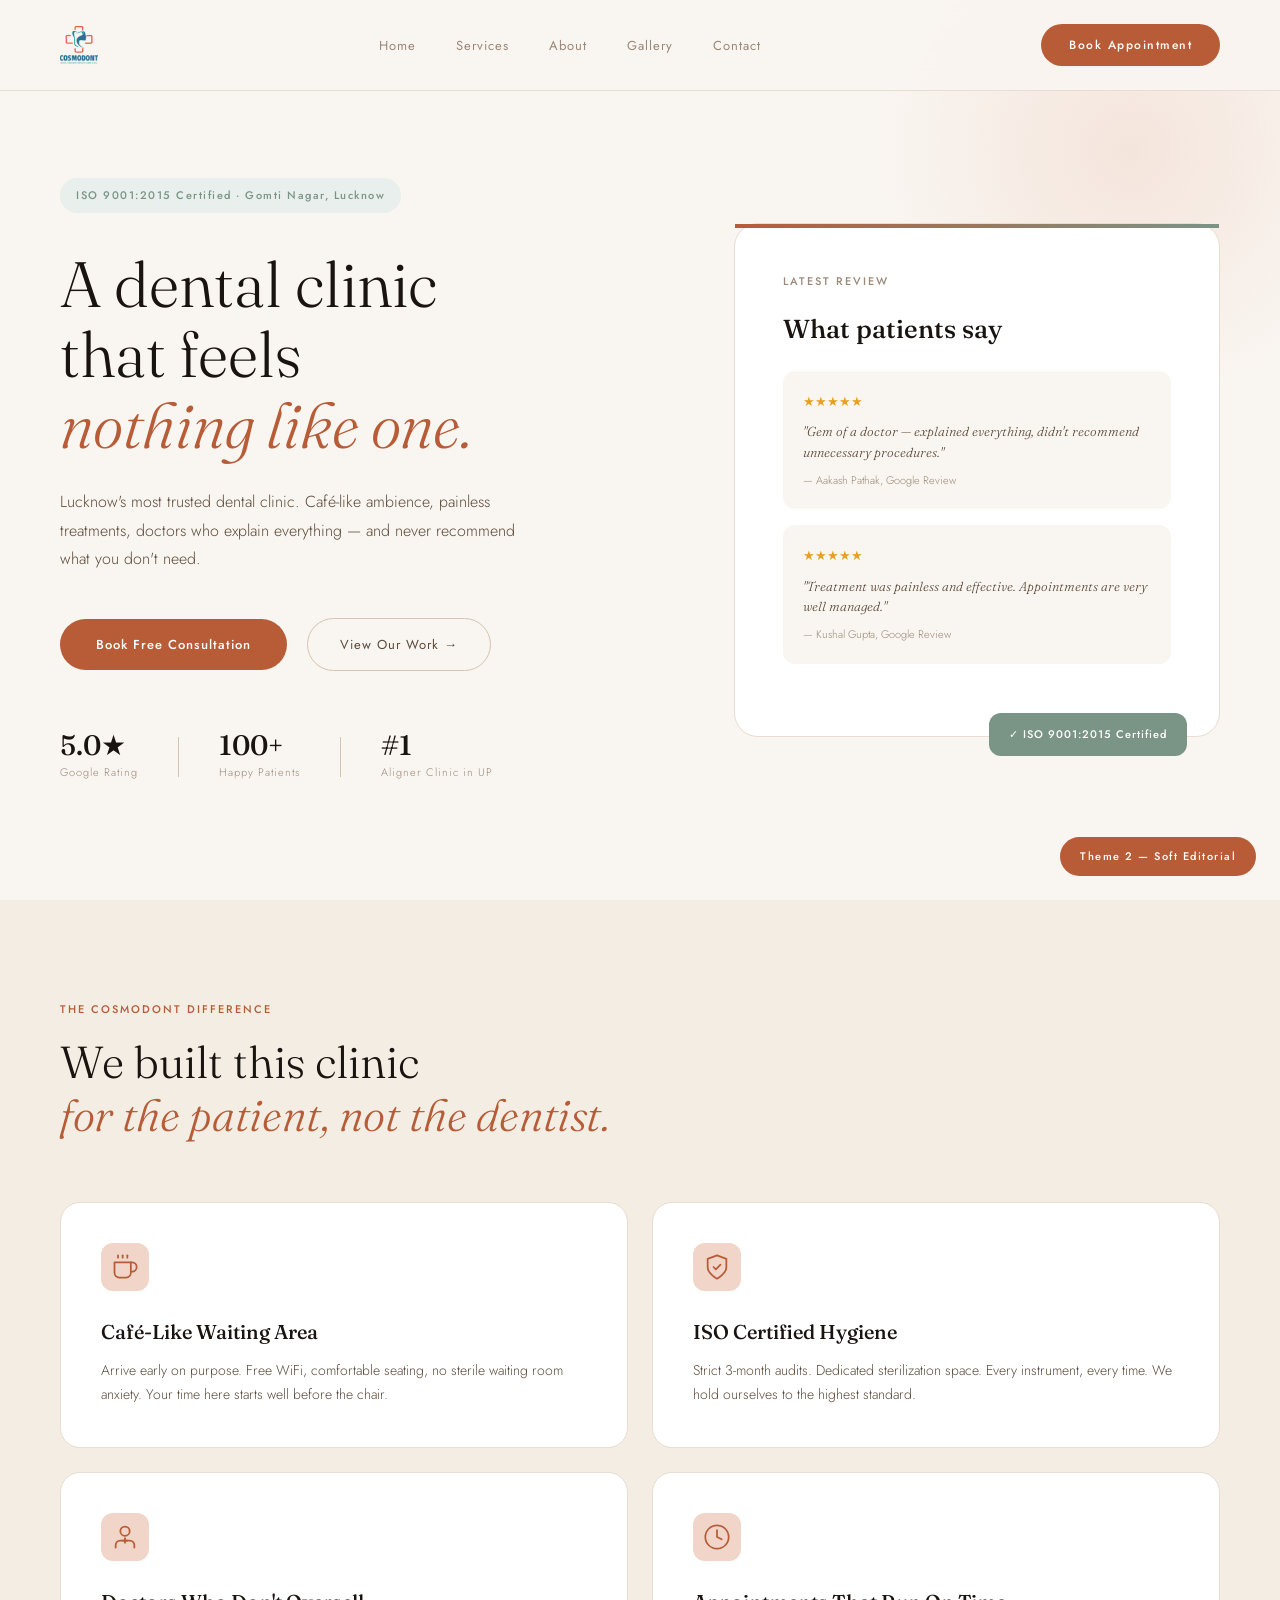
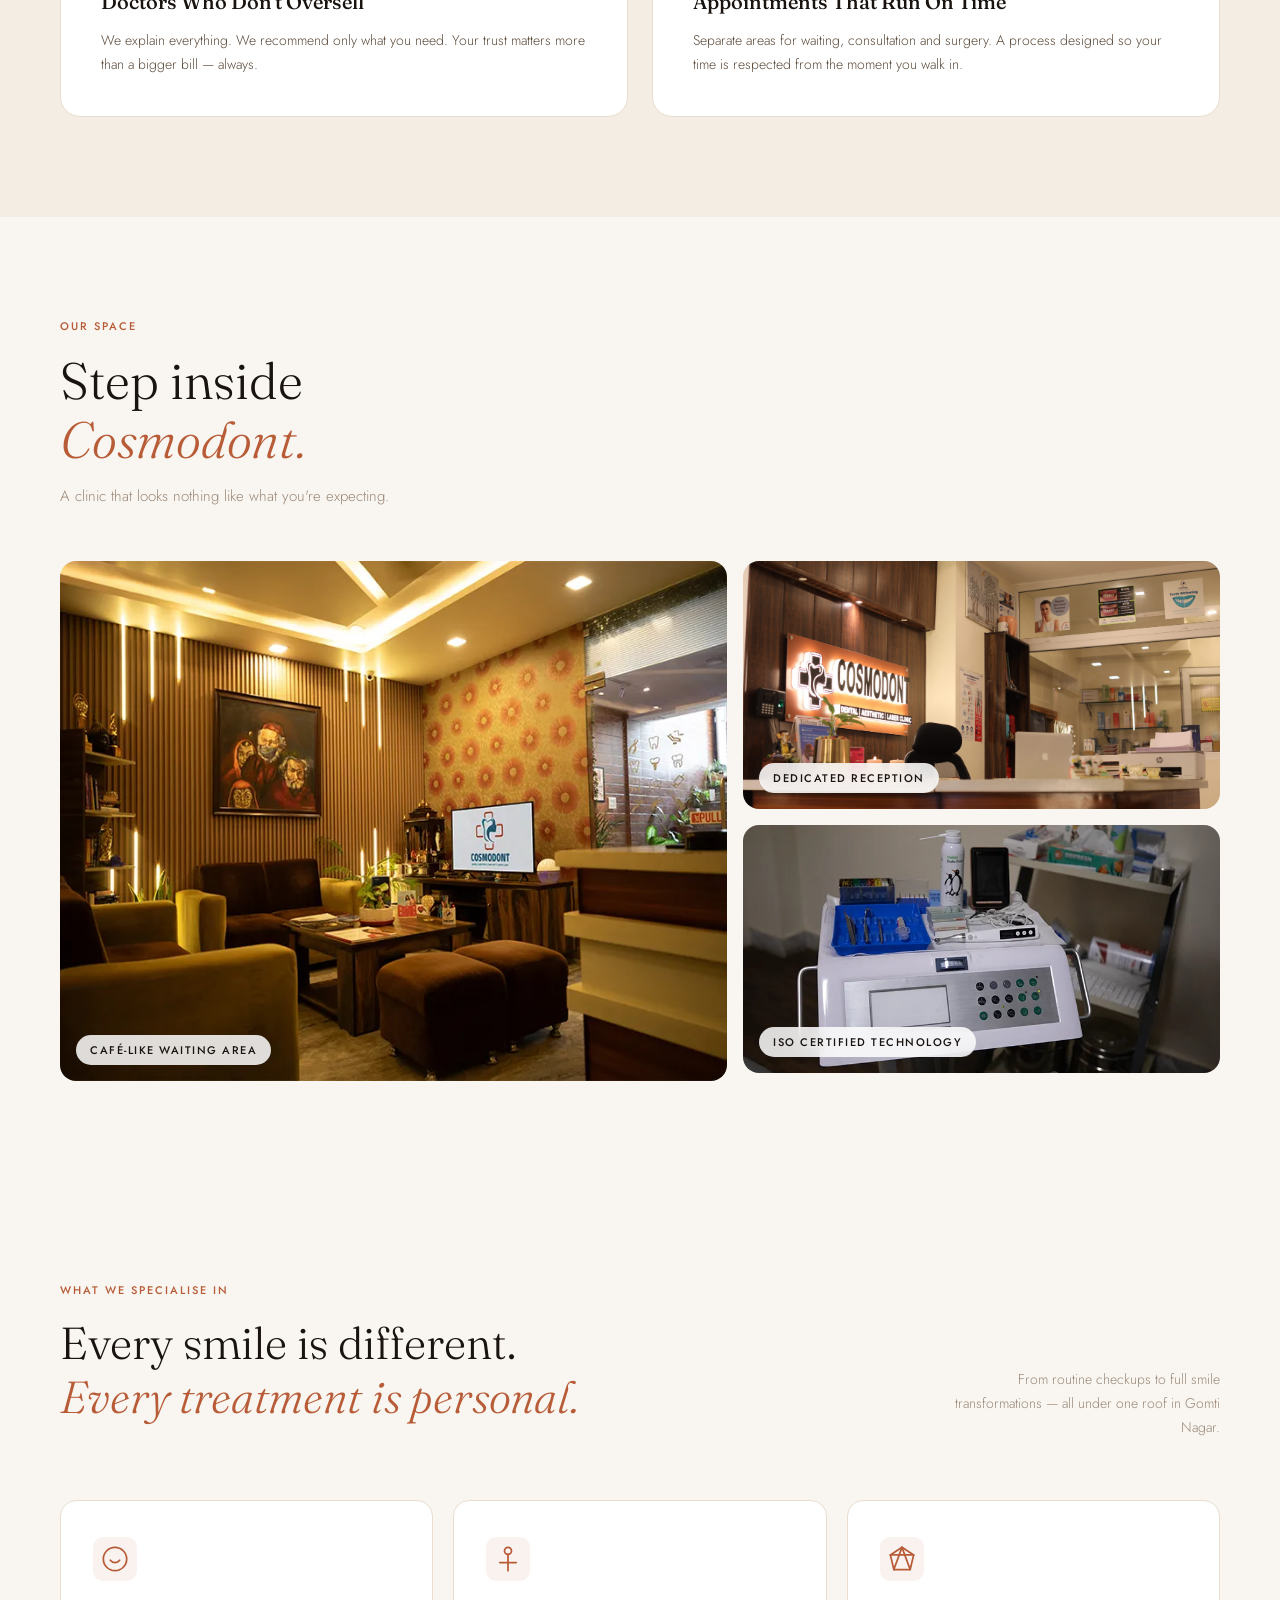
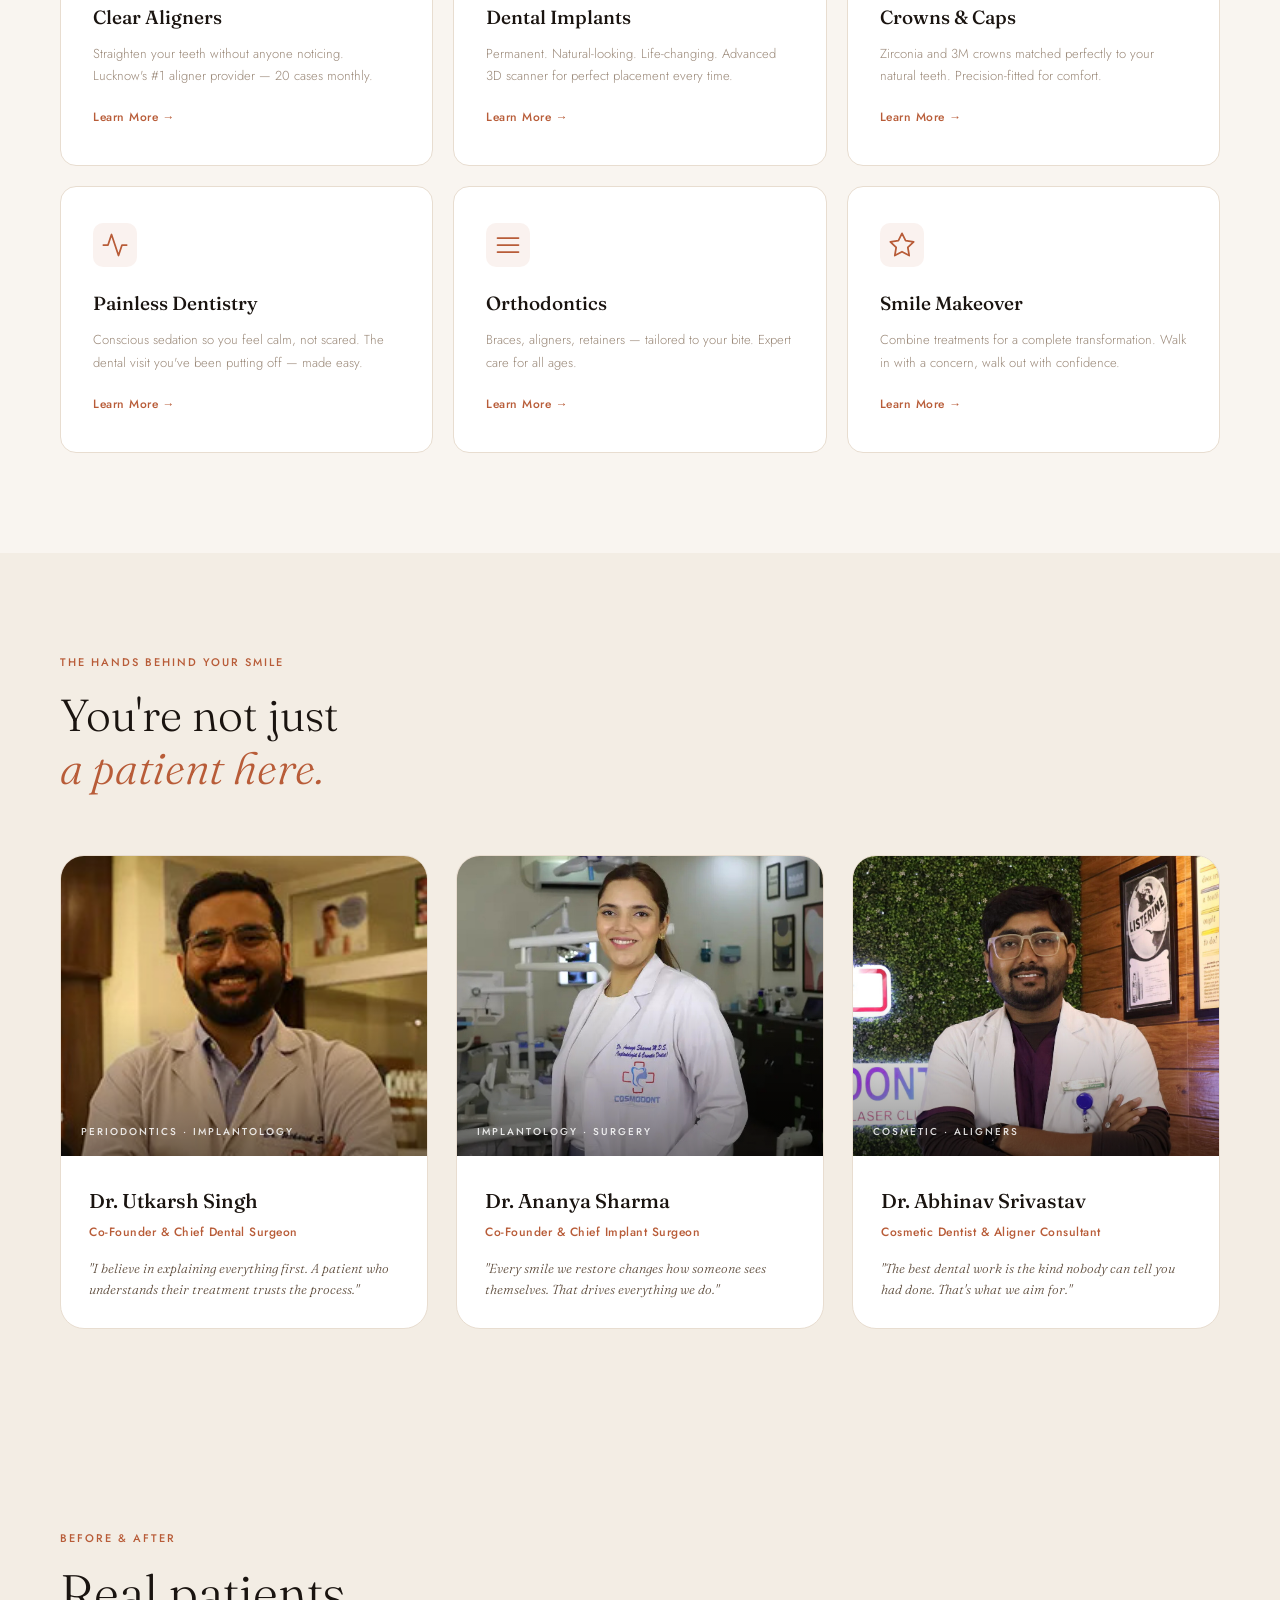
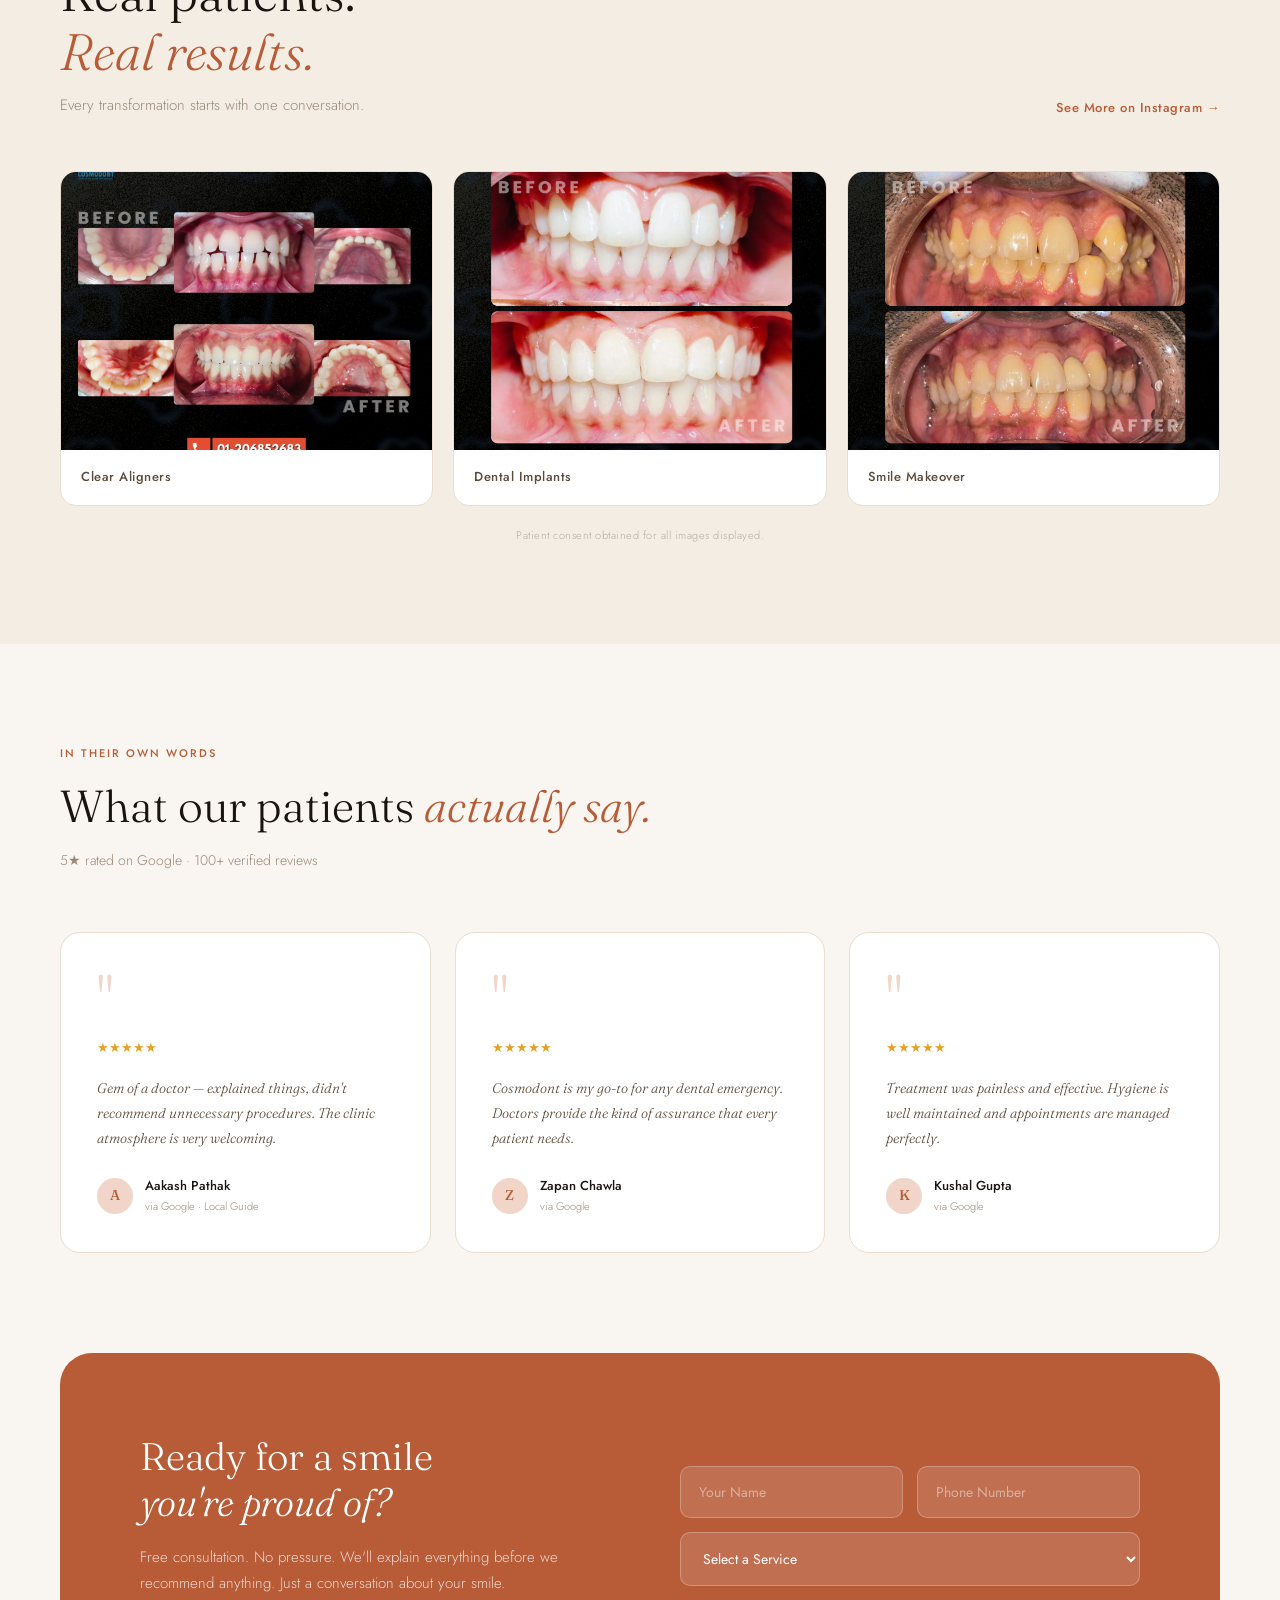
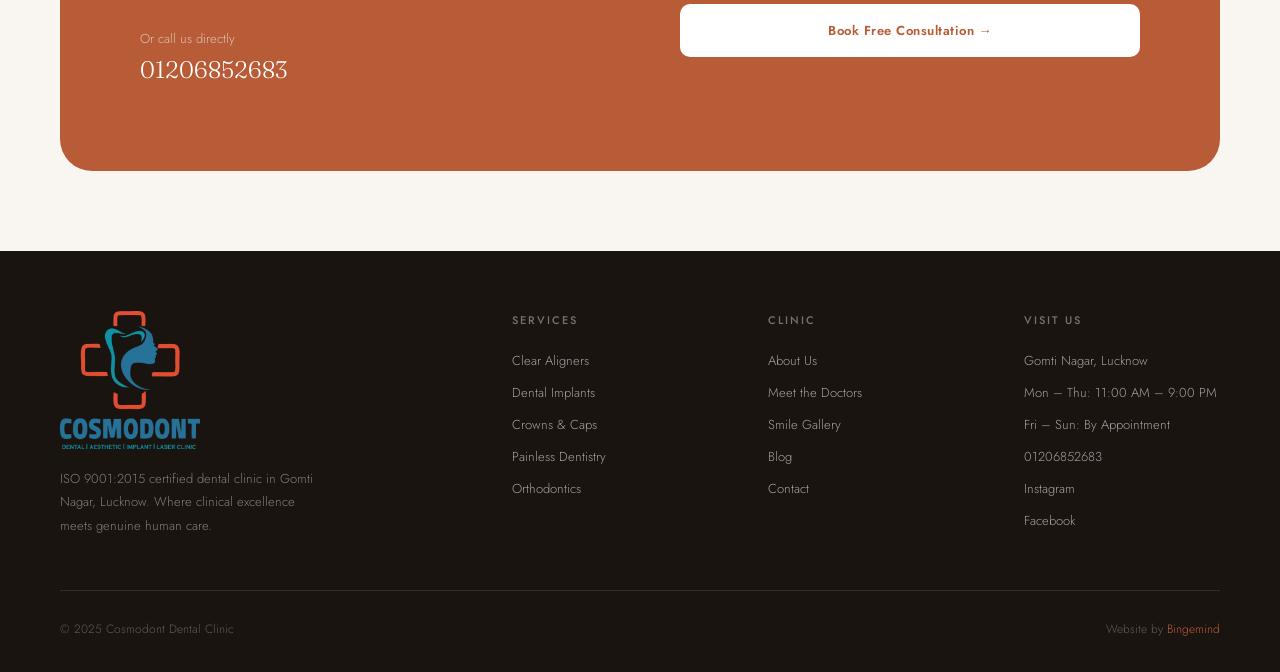
<file: soft-editorial/index.html>
<!DOCTYPE html>
<html lang="en">
<head>
<meta charset="UTF-8">
<meta name="viewport" content="width=device-width, initial-scale=1.0">
<title>Cosmodont — Theme 3: Soft Editorial</title>
<link rel="preconnect" href="https://fonts.googleapis.com">
<link href="https://fonts.googleapis.com/css2?family=Fraunces:ital,wght@0,300;0,500;0,700;1,300;1,500&family=Jost:wght@300;400;500&display=swap" rel="stylesheet">
<style>
  *, *::before, *::after { box-sizing: border-box; margin: 0; padding: 0; }

  :root {
    --bg: #F9F5F0;
    --bg2: #F3EDE4;
    --surface: #FFFFFF;
    --border: #E8DDD0;
    --border-dark: #D4C5B0;
    --accent: #B85C38;
    --accent-light: #F0D5C8;
    --sage: #7A9486;
    --sage-light: #E8EFEC;
    --text: #1A1410;
    --text-mid: #5C4A3A;
    --text-muted: #9A8878;
    --display: 'Fraunces', serif;
    --body: 'Jost', sans-serif;
  }

  html { scroll-behavior: smooth; }

  body {
    background: var(--bg);
    color: var(--text);
    font-family: var(--body);
    font-weight: 300;
    line-height: 1.7;
    overflow-x: hidden;
  }

  /* ── NAVBAR ── */
  nav {
    position: fixed;
    top: 0; left: 0; right: 0;
    z-index: 100;
    display: flex;
    align-items: center;
    justify-content: space-between;
    padding: 24px 60px;
    background: rgba(249,245,240,0.92);
    backdrop-filter: blur(16px);
    border-bottom: 1px solid var(--border);
  }

  .nav-logo {
    font-family: var(--display);
    font-size: 20px;
    font-weight: 500;
    letter-spacing: 1px;
    color: var(--text);
  }

  .nav-logo span { color: var(--accent); }
  .nav-logo img { height: 38px; width: auto; display: block; }

  .nav-links {
    display: flex;
    gap: 40px;
    list-style: none;
  }

  .nav-links a {
    text-decoration: none;
    color: var(--text-muted);
    font-size: 13px;
    letter-spacing: 1px;
    font-weight: 400;
    transition: color 0.3s;
  }

  .nav-links a:hover { color: var(--text); }

  .nav-cta {
    background: var(--accent);
    border: none;
    color: white;
    padding: 12px 28px;
    font-size: 12px;
    letter-spacing: 1.5px;
    border-radius: 100px;
    font-weight: 500;
    cursor: pointer;
    font-family: var(--body);
    transition: all 0.3s;
  }

  .nav-cta:hover { background: #9A4A2A; transform: translateY(-1px); }

  /* ── HERO ── */
  .hero {
    min-height: 100vh;
    padding: 140px 60px 80px;
    position: relative;
    overflow: hidden;
    display: grid;
    grid-template-columns: 1.1fr 0.9fr;
    gap: 80px;
    align-items: center;
  }

  .hero::before {
    content: '';
    position: absolute;
    top: -100px; right: -100px;
    width: 500px; height: 500px;
    background: radial-gradient(circle, var(--accent-light) 0%, transparent 70%);
    pointer-events: none;
    opacity: 0.5;
  }

  .hero-eyebrow {
    display: inline-flex;
    align-items: center;
    gap: 10px;
    background: var(--sage-light);
    color: var(--sage);
    padding: 8px 16px;
    border-radius: 100px;
    font-size: 11px;
    letter-spacing: 1.5px;
    font-weight: 500;
    margin-bottom: 36px;
  }

  .hero-h1 {
    font-family: var(--display);
    font-size: clamp(44px, 5vw, 68px);
    line-height: 1.1;
    font-weight: 300;
    margin-bottom: 28px;
    color: var(--text);
  }

  .hero-h1 em {
    font-style: italic;
    font-weight: 300;
    color: var(--accent);
    display: block;
  }

  .hero-sub {
    font-size: 16px;
    color: var(--text-mid);
    margin-bottom: 44px;
    max-width: 480px;
    line-height: 1.8;
    font-weight: 300;
  }

  .hero-actions {
    display: flex;
    gap: 20px;
    align-items: center;
    margin-bottom: 60px;
  }

  .btn-primary {
    background: var(--accent);
    color: white;
    border: none;
    padding: 16px 36px;
    font-size: 13px;
    letter-spacing: 1px;
    border-radius: 100px;
    font-weight: 500;
    cursor: pointer;
    font-family: var(--body);
    transition: all 0.3s;
  }

  .btn-primary:hover { background: #9A4A2A; transform: translateY(-2px); }

  .btn-outline {
    background: transparent;
    color: var(--text-mid);
    border: 1px solid var(--border-dark);
    padding: 16px 32px;
    font-size: 13px;
    letter-spacing: 1px;
    border-radius: 100px;
    font-weight: 400;
    cursor: pointer;
    font-family: var(--body);
    transition: all 0.3s;
  }

  .btn-outline:hover { border-color: var(--text-mid); color: var(--text); }

  .hero-proof {
    display: flex;
    gap: 40px;
    align-items: center;
  }

  .proof-item {
    display: flex;
    flex-direction: column;
  }

  .proof-num {
    font-family: var(--display);
    font-size: 28px;
    font-weight: 500;
    color: var(--text);
    line-height: 1;
  }

  .proof-label {
    font-size: 11px;
    color: var(--text-muted);
    letter-spacing: 1px;
    margin-top: 4px;
  }

  .proof-divider {
    width: 1px;
    height: 40px;
    background: var(--border-dark);
  }

  /* Hero right */
  .hero-right {
    position: relative;
  }

  .hero-visual-main {
    background: var(--surface);
    border: 1px solid var(--border);
    border-radius: 24px;
    padding: 48px;
    position: relative;
    padding-bottom: 56px;
  }

  .hero-visual-main::before {
    content: '';
    position: absolute;
    top: 0; left: 0; right: 0;
    height: 4px;
    background: linear-gradient(90deg, var(--accent), var(--sage));
  }

  .visual-label {
    font-size: 11px;
    letter-spacing: 2px;
    text-transform: uppercase;
    color: var(--text-muted);
    margin-bottom: 16px;
    font-weight: 500;
  }

  .visual-title {
    font-family: var(--display);
    font-size: 26px;
    font-weight: 500;
    margin-bottom: 20px;
    color: var(--text);
  }

  .review-strip {
    background: var(--bg);
    border-radius: 12px;
    padding: 20px;
    margin-bottom: 16px;
  }

  .review-stars { color: #E8A020; font-size: 13px; margin-bottom: 8px; }

  .review-text {
    font-size: 13px;
    color: var(--text-mid);
    font-style: italic;
    font-family: var(--display);
    line-height: 1.6;
  }

  .review-author { font-size: 11px; color: var(--text-muted); margin-top: 8px; }

  .iso-badge {
    position: absolute;
    bottom: -20px; right: 32px;
    background: var(--sage);
    color: white;
    padding: 12px 20px;
    border-radius: 12px;
    font-size: 11px;
    letter-spacing: 1px;
    font-weight: 500;
  }

  /* ── SECTION COMMON ── */
  section { padding: 100px 60px; }

  .section-tag {
    font-size: 11px;
    letter-spacing: 2px;
    text-transform: uppercase;
    color: var(--accent);
    font-weight: 500;
    margin-bottom: 16px;
  }

  .section-h2 {
    font-family: var(--display);
    font-size: clamp(30px, 3.5vw, 48px);
    font-weight: 300;
    line-height: 1.2;
    margin-bottom: 16px;
    color: var(--text);
  }

  .section-h2 em { font-style: italic; color: var(--accent); }

  .section-sub {
    font-size: 15px;
    color: var(--text-mid);
    max-width: 500px;
    line-height: 1.8;
  }

  /* ── WHY COSMODONT ── */
  .why { background: var(--bg2); }

  .why-grid {
    display: grid;
    grid-template-columns: repeat(2, 1fr);
    gap: 24px;
    margin-top: 60px;
  }

  .why-card {
    background: var(--surface);
    border: 1px solid var(--border);
    border-radius: 20px;
    padding: 40px;
    transition: transform 0.3s, box-shadow 0.3s;
  }

  .why-card:hover {
    transform: translateY(-4px);
    box-shadow: 0 20px 60px rgba(184,92,56,0.08);
  }

  .why-icon {
    width: 48px; height: 48px;
    background: var(--accent-light);
    border-radius: 12px;
    display: flex;
    align-items: center;
    justify-content: center;
    font-size: 22px;
    margin-bottom: 24px;
  }

  .why-title {
    font-family: var(--display);
    font-size: 20px;
    font-weight: 500;
    margin-bottom: 10px;
    color: var(--text);
  }

  .why-desc { font-size: 14px; color: var(--text-mid); line-height: 1.7; }

  /* ── SERVICES ── */
  .services-list {
    display: grid;
    grid-template-columns: repeat(3, 1fr);
    gap: 20px;
    margin-top: 60px;
  }

  .service-item {
    background: var(--surface);
    border: 1px solid var(--border);
    border-radius: 16px;
    padding: 36px 32px;
    position: relative;
    overflow: hidden;
    transition: all 0.3s;
    cursor: pointer;
  }

  .service-item::after {
    content: '';
    position: absolute;
    bottom: 0; left: 0; right: 0;
    height: 3px;
    background: var(--accent);
    transform: scaleX(0);
    transition: transform 0.3s;
  }

  .service-item:hover { border-color: var(--accent-light); }
  .service-item:hover::after { transform: scaleX(1); }

  .why-icon svg,
  .service-emoji svg {
    width: 28px;
    height: 28px;
    stroke: #B85C38;
    stroke-width: 1.5;
    fill: none;
    stroke-linecap: round;
    stroke-linejoin: round;
    display: block;
  }

  .service-emoji {
    width: 44px;
    height: 44px;
    background: rgba(184,92,56,0.08);
    border-radius: 10px;
    display: flex;
    align-items: center;
    justify-content: center;
    margin-bottom: 20px;
  }

  .service-name {
    font-family: var(--display);
    font-size: 19px;
    font-weight: 500;
    margin-bottom: 10px;
    color: var(--text);
  }

  .service-desc { font-size: 13px; color: var(--text-muted); line-height: 1.7; }

  .service-arrow {
    display: inline-flex;
    align-items: center;
    gap: 6px;
    font-size: 12px;
    color: var(--accent);
    font-weight: 500;
    margin-top: 20px;
    letter-spacing: 0.5px;
  }

  /* ── DOCTORS ── */
  .doctors { background: var(--bg2); }

  .doctors-row {
    display: grid;
    grid-template-columns: repeat(3, 1fr);
    gap: 28px;
    margin-top: 60px;
  }

  .doctor-card {
    background: var(--surface);
    border-radius: 24px;
    overflow: hidden;
    border: 1px solid var(--border);
    transition: transform 0.3s;
  }

  .doctor-card:hover { transform: translateY(-4px); }

  .doctor-photo {
    height: 300px;
    background: linear-gradient(135deg, var(--accent-light), var(--sage-light));
    display: flex;
    align-items: center;
    justify-content: center;
    font-family: var(--display);
    font-size: 48px;
    font-weight: 300;
    color: var(--text-mid);
    position: relative;
    overflow: hidden;
  }
  .doctor-photo img {
    width: 100%; height: 100%; object-fit: cover; object-position: top center;
  }
  .doctor-photo::after {
    content: '';
    position: absolute;
    inset: 0;
    background: linear-gradient(to bottom, transparent 50%, rgba(0,0,0,0.45) 100%);
    pointer-events: none;
  }

  .doctor-photo-label {
    position: absolute;
    bottom: 16px; left: 20px;
    font-size: 10px;
    letter-spacing: 2px;
    text-transform: uppercase;
    color: rgba(255,255,255,0.85);
    font-family: var(--body);
    font-weight: 500;
    z-index: 1;
  }

  .doctor-info { padding: 28px; }

  .doctor-name {
    font-family: var(--display);
    font-size: 20px;
    font-weight: 500;
    margin-bottom: 4px;
    color: var(--text);
  }

  .doctor-role {
    font-size: 12px;
    color: var(--accent);
    font-weight: 500;
    letter-spacing: 0.5px;
    margin-bottom: 16px;
  }

  .doctor-quote {
    font-size: 13px;
    color: var(--text-mid);
    font-style: italic;
    font-family: var(--display);
    line-height: 1.6;
  }

  /* ── TESTIMONIALS ── */
  .testi-grid {
    display: grid;
    grid-template-columns: repeat(3, 1fr);
    gap: 24px;
    margin-top: 60px;
  }

  .testi-card {
    background: var(--surface);
    border-radius: 20px;
    padding: 36px;
    border: 1px solid var(--border);
    position: relative;
  }

  .testi-quote-mark {
    font-family: var(--display);
    font-size: 60px;
    color: var(--accent-light);
    line-height: 1;
    margin-bottom: 8px;
  }

  .testi-stars { color: #E8A020; font-size: 13px; margin-bottom: 16px; }

  .testi-text {
    font-size: 14px;
    color: var(--text-mid);
    line-height: 1.8;
    font-style: italic;
    font-family: var(--display);
    margin-bottom: 24px;
  }

  .testi-author {
    display: flex;
    align-items: center;
    gap: 12px;
  }

  .testi-avatar {
    width: 36px; height: 36px;
    border-radius: 50%;
    background: var(--accent-light);
    display: flex;
    align-items: center;
    justify-content: center;
    font-size: 14px;
    font-weight: 500;
    color: var(--accent);
    font-family: var(--display);
  }

  .testi-name { font-size: 13px; font-weight: 500; color: var(--text); }
  .testi-source { font-size: 11px; color: var(--text-muted); }

  /* ── CTA ── */
  .cta-block {
    background: var(--accent);
    border-radius: 32px;
    margin: 0 60px 80px;
    padding: 80px;
    display: grid;
    grid-template-columns: 1fr 1fr;
    gap: 80px;
    align-items: center;
  }

  .cta-block h2 {
    font-family: var(--display);
    font-size: clamp(28px, 3vw, 44px);
    font-weight: 300;
    color: white;
    line-height: 1.2;
    margin-bottom: 16px;
  }

  .cta-block h2 em { font-style: italic; }

  .cta-block p { font-size: 15px; color: rgba(255,255,255,0.75); line-height: 1.7; }

  .cta-form { display: flex; flex-direction: column; gap: 14px; }

  .cta-input {
    background: rgba(255,255,255,0.12);
    border: 1px solid rgba(255,255,255,0.25);
    border-radius: 10px;
    color: white;
    padding: 15px 18px;
    font-family: inherit;
    font-size: 14px;
    outline: none;
    width: 100%;
    transition: border-color 0.3s;
  }

  .cta-input::placeholder { color: rgba(255,255,255,0.45); }
  .cta-input:focus { border-color: rgba(255,255,255,0.7); background: rgba(255,255,255,0.18); }

  .cta-row { display: grid; grid-template-columns: 1fr 1fr; gap: 14px; }

  .cta-submit {
    background: white;
    color: #B85C38;
    border: none;
    padding: 17px;
    border-radius: 10px;
    font-size: 13px;
    font-weight: 600;
    letter-spacing: 0.5px;
    cursor: pointer;
    width: 100%;
    margin-top: 4px;
    font-family: var(--body);
    transition: all 0.25s;
  }

  .cta-submit:hover { background: #FAF7F2; transform: translateY(-1px); }

  /* ── FOOTER ── */
  footer {
    background: var(--text);
    padding: 60px 60px 32px;
  }

  .footer-top {
    display: grid;
    grid-template-columns: 2fr 1fr 1fr 1fr;
    gap: 60px;
    margin-bottom: 48px;
  }

  .footer-logo {
    font-family: var(--display);
    font-size: 22px;
    font-weight: 500;
    color: white;
    margin-bottom: 16px;
    max-width: 100%;
    overflow: hidden;
  }

  .footer-logo img {
    height: auto;
    width: 140px;
    max-width: 140px;
    object-fit: contain;
    display: block;
  }

  /* .footer-logo span { color: var(--accent); } */

  .footer-desc {
    font-size: 13px;
    color: rgba(255,255,255,0.45);
    line-height: 1.8;
    max-width: 260px;
  }

  .footer-col h4 {
    font-size: 11px;
    letter-spacing: 2px;
    text-transform: uppercase;
    color: rgba(255,255,255,0.4);
    font-weight: 500;
    margin-bottom: 20px;
  }

  .footer-col ul { list-style: none; }

  .footer-col li {
    font-size: 13px;
    color: rgba(255,255,255,0.6);
    margin-bottom: 10px;
    cursor: pointer;
    transition: color 0.3s;
  }

  .footer-col li:hover { color: white; }

  .footer-bottom {
    display: flex;
    justify-content: space-between;
    align-items: center;
    padding-top: 28px;
    border-top: 1px solid rgba(255,255,255,0.1);
    font-size: 12px;
    color: rgba(255,255,255,0.3);
  }

  .footer-bottom a { color: var(--accent); text-decoration: none; }

  /* ── LABEL ── */
  .theme-label {
    position: fixed;
    bottom: 24px; right: 24px;
    background: var(--accent);
    color: white;
    padding: 10px 20px;
    border-radius: 100px;
    font-size: 11px;
    letter-spacing: 1.5px;
    font-weight: 500;
    z-index: 999;
  }

  /* ── RESPONSIVE ── */
  @media (max-width: 1024px) {
    nav { padding: 20px 32px; }
    .hero { padding: 120px 32px 80px; gap: 48px; }
    section { padding: 80px 32px; }
    .cta-block { margin: 0 32px 60px; padding: 60px 48px; gap: 48px; }
    footer { padding: 60px 32px 32px; }
    .footer-top { gap: 40px; }
    .services-list { grid-template-columns: repeat(2, 1fr); }
    .doctors-row { grid-template-columns: repeat(2, 1fr); }
    .doctor-photo { height: 260px; }
  }

  @media (max-width: 768px) {
    nav { padding: 16px 20px; }
    .nav-links { display: none; }
    .nav-cta { padding: 10px 20px; font-size: 11px; }

    .hero {
      grid-template-columns: 1fr;
      padding: 110px 20px 60px;
      min-height: auto;
      gap: 40px;
    }
    .hero-right { display: none; }
    .hero-actions { flex-wrap: wrap; gap: 12px; }
    .hero-proof { gap: 20px; }
    .proof-divider { display: none; }

    .why-grid { grid-template-columns: 1fr; }

    .services-list { grid-template-columns: 1fr; gap: 16px; }

    .doctors-row { grid-template-columns: 1fr; }
    .doctor-photo { height: 280px; }

    .testi-grid { grid-template-columns: 1fr; }

    .cta-block {
      grid-template-columns: 1fr;
      margin: 0 16px 48px;
      padding: 48px 28px;
      gap: 36px;
      border-radius: 20px;
    }
    .cta-row { grid-template-columns: 1fr; }

    .footer-top { grid-template-columns: 1fr 1fr; gap: 28px; margin-bottom: 36px; }
    .footer-bottom { flex-direction: column; gap: 8px; text-align: center; }
    footer { padding: 48px 20px 24px; }
    .footer-brand img, .footer-logo img { width: 120px; height: auto; max-width: 120px; }

    section { padding: 60px 20px; }
  }

  @media (max-width: 480px) {
    nav { padding: 14px 16px; }
    .nav-cta { display: none; }
    .hero { padding: 100px 16px 48px; }
    .hero-proof { flex-wrap: wrap; gap: 12px; }
    .proof-divider { display: none; }
    .footer-top { grid-template-columns: 1fr; }
    .cta-block { margin: 0 12px 40px; padding: 40px 20px; border-radius: 16px; }
    section { padding: 48px 16px; }
    footer { padding: 40px 16px 24px; }
    .doctor-photo { height: 240px; }
    .footer-brand img, .footer-logo img { width: 100px; height: auto; max-width: 100px; }
  }

  /* ── INSIDE COSMODONT ── */
  .inside-section {
    padding: 100px 60px;
    background: var(--bg, #F9F5F0);
  }

  .inside-header {
    margin-bottom: 52px;
  }

  .inside-h2 {
    font-family: 'Fraunces', serif;
    font-size: clamp(34px, 4vw, 52px);
    font-weight: 300;
    line-height: 1.15;
    margin-bottom: 14px;
    color: #1A1410;
  }

  .inside-h2 em {
    font-style: italic;
    color: #B85C38;
  }

  .inside-sub {
    font-size: 15px;
    color: #9A8878;
    max-width: 400px;
    line-height: 1.7;
  }

  .inside-grid {
    display: grid;
    grid-template-columns: 1.4fr 1fr;
    gap: 16px;
    align-items: stretch;
  }

  .inside-col-main,
  .inside-col-side {
    display: flex;
    flex-direction: column;
    gap: 16px;
  }

  .inside-img-wrap {
    position: relative;
    overflow: hidden;
    border-radius: 16px;
    background: #EDE8E0;
  }

  .inside-img-large { height: 520px; }
  .inside-img-small { height: 248px; }

  .inside-img {
    width: 100%;
    height: 100%;
    object-fit: cover;
    display: block;
    transition: transform 0.6s ease;
  }

  .inside-img-wrap:hover .inside-img {
    transform: scale(1.03);
  }

  .inside-img-label {
    position: absolute;
    bottom: 16px;
    left: 16px;
    background: rgba(255,255,255,0.85);
    color: #1A1410;
    font-size: 11px;
    letter-spacing: 1.5px;
    text-transform: uppercase;
    font-weight: 500;
    padding: 6px 14px;
    border-radius: 100px;
    backdrop-filter: blur(8px);
  }

  .inside-placeholder {
    width: 100%;
    height: 100%;
    display: flex;
    flex-direction: column;
    align-items: center;
    justify-content: center;
    background: linear-gradient(135deg, #EDE8E0, #E4DDD2);
    gap: 8px;
    min-height: inherit;
  }

  .inside-placeholder span {
    font-size: 14px;
    color: #9A8878;
    font-weight: 500;
    font-family: 'Fraunces', serif;
  }

  .inside-placeholder small {
    font-size: 11px;
    color: #B8ADA0;
    letter-spacing: 1px;
  }

  @media (max-width: 768px) {
    .inside-section { padding: 60px 20px; }
    .inside-grid { grid-template-columns: 1fr; }
    .inside-img-large { height: 300px; }
    .inside-img-small { height: 200px; }
  }

  /* ── BEFORE & AFTER ── */
  .gallery-section {
    padding: 100px 60px;
    background: #F3EDE4;
  }

  .gallery-header {
    display: flex;
    justify-content: space-between;
    align-items: flex-end;
    margin-bottom: 52px;
  }

  .gallery-h2 {
    font-family: 'Fraunces', serif;
    font-size: clamp(34px, 4vw, 52px);
    font-weight: 300;
    line-height: 1.15;
    margin-bottom: 12px;
    color: #1A1410;
  }

  .gallery-h2 em {
    font-style: italic;
    color: #B85C38;
  }

  .gallery-sub {
    font-size: 15px;
    color: #9A8878;
    line-height: 1.7;
  }

  .gallery-ig-link {
    font-size: 13px;
    color: #B85C38;
    font-weight: 500;
    text-decoration: none;
    letter-spacing: 0.5px;
    white-space: nowrap;
    transition: opacity 0.2s;
  }

  .gallery-ig-link:hover { opacity: 0.7; }

  .gallery-grid {
    display: grid;
    grid-template-columns: repeat(3, 1fr);
    gap: 20px;
    margin-bottom: 20px;
  }

  .gallery-card {
    background: white;
    border-radius: 16px;
    overflow: hidden;
    border: 1px solid #E8DDD0;
  }

  .gallery-img {
    width: 100%;
    aspect-ratio: 4 / 3;
    object-fit: cover;
    object-position: center;
    display: block;
  }

  .gallery-card-label {
    padding: 16px 20px;
    font-size: 13px;
    font-weight: 500;
    color: #5C4A3A;
    letter-spacing: 0.5px;
    font-family: 'Jost', sans-serif;
  }

  .gallery-consent {
    font-size: 11px;
    color: #B8ADA0;
    text-align: center;
    letter-spacing: 0.5px;
  }

  @media (max-width: 768px) {
    .gallery-section { padding: 60px 20px; }
    .gallery-header { flex-direction: column;
      align-items: flex-start; gap: 20px; }
    .gallery-grid { grid-template-columns: 1fr; }
  }

</style>
</head>
<body>


<div class="theme-label">Theme 2 — Soft Editorial</div>

<!-- NAVBAR -->
<nav>
  <div class="nav-logo"><img src="../main-log.jpg" alt="Cosmodont Dental Clinic" style="height:38px;width:auto;display:block;"></div>
  <ul class="nav-links">
    <li><a href="#home">Home</a></li>
    <li><a href="#services">Services</a></li>
    <li><a href="#about">About</a></li>
    <li><a href="#gallery">Gallery</a></li>
    <li><a href="#contact">Contact</a></li>
  </ul>
  <button class="nav-cta" onclick="document.getElementById('contact').scrollIntoView({behavior:'smooth'})">Book Appointment</button>
</nav>

<!-- HERO -->
<section class="hero" id="home">
  <div>
    <div class="hero-eyebrow">ISO 9001:2015 Certified · Gomti Nagar, Lucknow</div>
    <h1 class="hero-h1">
      A dental clinic<br>
      that feels
      <em>nothing like one.</em>
    </h1>
    <p class="hero-sub">Lucknow's most trusted dental clinic. Café-like ambience, painless treatments, doctors who explain everything — and never recommend what you don't need.</p>
    <div class="hero-actions">
      <button class="btn-primary">Book Free Consultation</button>
      <button class="btn-outline">View Our Work →</button>
    </div>
    <div class="hero-proof">
      <div class="proof-item">
        <div class="proof-num">5.0★</div>
        <div class="proof-label">Google Rating</div>
      </div>
      <div class="proof-divider"></div>
      <div class="proof-item">
        <div class="proof-num">100+</div>
        <div class="proof-label">Happy Patients</div>
      </div>
      <div class="proof-divider"></div>
      <div class="proof-item">
        <div class="proof-num">#1</div>
        <div class="proof-label">Aligner Clinic in UP</div>
      </div>
    </div>
  </div>

  <div class="hero-right">
    <div class="hero-visual-main">
      <div class="visual-label">Latest Review</div>
      <div class="visual-title">What patients say</div>
      <div class="review-strip">
        <div class="review-stars">★★★★★</div>
        <p class="review-text">"Gem of a doctor — explained everything, didn't recommend unnecessary procedures."</p>
        <div class="review-author">— Aakash Pathak, Google Review</div>
      </div>
      <div class="review-strip">
        <div class="review-stars">★★★★★</div>
        <p class="review-text">"Treatment was painless and effective. Appointments are very well managed."</p>
        <div class="review-author">— Kushal Gupta, Google Review</div>
      </div>
      <div class="iso-badge">✓ ISO 9001:2015 Certified</div>
    </div>
  </div>
</section>

<!-- WHY COSMODONT -->
<section class="why" id="about">
  <div class="section-tag">The Cosmodont Difference</div>
  <h2 class="section-h2">We built this clinic<br><em>for the patient, not the dentist.</em></h2>
  <div class="why-grid">
    <div class="why-card">
      <div class="why-icon"><svg viewBox="0 0 24 24" xmlns="http://www.w3.org/2000/svg"><path d="M17 8h1a4 4 0 010 8h-1"/><path d="M3 8h14v9a4 4 0 01-4 4H7a4 4 0 01-4-4z"/><line x1="6" y1="2" x2="6" y2="4"/><line x1="10" y1="2" x2="10" y2="4"/><line x1="14" y1="2" x2="14" y2="4"/></svg></div>
      <div class="why-title">Café-Like Waiting Area</div>
      <p class="why-desc">Arrive early on purpose. Free WiFi, comfortable seating, no sterile waiting room anxiety. Your time here starts well before the chair.</p>
    </div>
    <div class="why-card">
      <div class="why-icon"><svg viewBox="0 0 24 24" xmlns="http://www.w3.org/2000/svg"><path d="M12 22s8-4 8-10V5l-8-3-8 3v7c0 6 8 10 8 10z"/><polyline points="9,12 11,14 15,10"/></svg></div>
      <div class="why-title">ISO Certified Hygiene</div>
      <p class="why-desc">Strict 3-month audits. Dedicated sterilization space. Every instrument, every time. We hold ourselves to the highest standard.</p>
    </div>
    <div class="why-card">
      <div class="why-icon"><svg viewBox="0 0 24 24" xmlns="http://www.w3.org/2000/svg"><path d="M20 21v-2a4 4 0 00-4-4H8a4 4 0 00-4 4v2"/><circle cx="12" cy="7" r="4"/><line x1="12" y1="13" x2="12" y2="17"/><line x1="10" y1="15" x2="14" y2="15"/></svg></div>
      <div class="why-title">Doctors Who Don't Oversell</div>
      <p class="why-desc">We explain everything. We recommend only what you need. Your trust matters more than a bigger bill — always.</p>
    </div>
    <div class="why-card">
      <div class="why-icon"><svg viewBox="0 0 24 24" xmlns="http://www.w3.org/2000/svg"><circle cx="12" cy="12" r="10"/><polyline points="12,6 12,12 16,14"/></svg></div>
      <div class="why-title">Appointments That Run On Time</div>
      <p class="why-desc">Separate areas for waiting, consultation and surgery. A process designed so your time is respected from the moment you walk in.</p>
    </div>
  </div>
</section>

<!-- ═══ SECTION: INSIDE COSMODONT ═══ -->
<section class="inside-section">

  <div class="inside-header">
    <div class="section-tag">Our Space</div>
    <h2 class="inside-h2">
      Step inside<br>
      <em>Cosmodont.</em>
    </h2>
    <p class="inside-sub">
      A clinic that looks nothing like
      what you're expecting.
    </p>
  </div>

  <div class="inside-grid">

    <div class="inside-col-main">
      <div class="inside-img-wrap inside-img-large">
        <img
          src="../Comfortable-Cafe-like-Waiting-Experience.jpg"
          alt="Café-like waiting area at Cosmodont"
          loading="lazy"
          class="inside-img"
        >
        <div class="inside-img-label">
          Café-Like Waiting Area
        </div>
      </div>
    </div>

    <!--
      DEVELOPER NOTE: Right column slots
      Replace placeholders when client provides photos:
      - data-image-slot="reception"
        → reception/entrance photo
      - data-image-slot="equipment"
        → equipment/technology photo
    -->
    <div class="inside-col-side">
      <div class="inside-img-wrap inside-img-small"
        data-image-slot="reception">
        <img
        src="../reception.jpg"
        alt="Café-like waiting area at Cosmodont"
        loading="lazy"
        class="inside-img"
      >
        <div class="inside-img-label">
          Dedicated Reception
        </div>
      </div>
      <div class="inside-img-wrap inside-img-small"
        data-image-slot="equipment">
        <img
        src="../Dedicated-Sterilization-Space.jpg"
        alt="Café-like waiting area at Cosmodont"
        loading="lazy"
        class="inside-img"
      >
        <div class="inside-img-label">
          ISO Certified Technology
        </div>
      </div>
    </div>

  </div>

</section>

<!-- SERVICES -->
<section id="services" style="padding: 100px 60px; background: var(--bg);">
  <div style="display: flex; justify-content: space-between; align-items: flex-end; margin-bottom: 60px;">
    <div>
      <div class="section-tag">What We Specialise In</div>
      <h2 class="section-h2">Every smile is different.<br><em>Every treatment is personal.</em></h2>
    </div>
    <p style="font-size: 14px; color: var(--text-muted); max-width: 280px; text-align: right;">From routine checkups to full smile transformations — all under one roof in Gomti Nagar.</p>
  </div>
  <div class="services-list">
    <div class="service-item">
      <div class="service-emoji"><svg viewBox="0 0 24 24" xmlns="http://www.w3.org/2000/svg"><path d="M8 13s1.5 2 4 2 4-2 4-2"/><circle cx="12" cy="12" r="10"/></svg></div>
      <div class="service-name">Clear Aligners</div>
      <p class="service-desc">Straighten your teeth without anyone noticing. Lucknow's #1 aligner provider — 20 cases monthly.</p>
      <div class="service-arrow">Learn More →</div>
    </div>
    <div class="service-item">
      <div class="service-emoji"><svg viewBox="0 0 24 24" xmlns="http://www.w3.org/2000/svg"><circle cx="12" cy="5" r="3"/><line x1="12" y1="8" x2="12" y2="22"/><path d="M5 15h14"/></svg></div>
      <div class="service-name">Dental Implants</div>
      <p class="service-desc">Permanent. Natural-looking. Life-changing. Advanced 3D scanner for perfect placement every time.</p>
      <div class="service-arrow">Learn More →</div>
    </div>
    <div class="service-item">
      <div class="service-emoji"><svg viewBox="0 0 24 24" xmlns="http://www.w3.org/2000/svg"><polygon points="12,2 22,8.5 19,21 5,21 2,8.5"/><line x1="2" y1="8.5" x2="22" y2="8.5"/><line x1="12" y1="2" x2="5" y2="21"/><line x1="12" y1="2" x2="19" y2="21"/></svg></div>
      <div class="service-name">Crowns & Caps</div>
      <p class="service-desc">Zirconia and 3M crowns matched perfectly to your natural teeth. Precision-fitted for comfort.</p>
      <div class="service-arrow">Learn More →</div>
    </div>
    <div class="service-item">
      <div class="service-emoji"><svg viewBox="0 0 24 24" xmlns="http://www.w3.org/2000/svg"><polyline points="22,12 18,12 15,21 9,3 6,12 2,12"/></svg></div>
      <div class="service-name">Painless Dentistry</div>
      <p class="service-desc">Conscious sedation so you feel calm, not scared. The dental visit you've been putting off — made easy.</p>
      <div class="service-arrow">Learn More →</div>
    </div>
    <div class="service-item">
      <div class="service-emoji"><svg viewBox="0 0 24 24" xmlns="http://www.w3.org/2000/svg"><line x1="3" y1="6" x2="21" y2="6"/><line x1="3" y1="12" x2="21" y2="12"/><line x1="3" y1="18" x2="21" y2="18"/></svg></div>
      <div class="service-name">Orthodontics</div>
      <p class="service-desc">Braces, aligners, retainers — tailored to your bite. Expert care for all ages.</p>
      <div class="service-arrow">Learn More →</div>
    </div>
    <div class="service-item">
      <div class="service-emoji"><svg viewBox="0 0 24 24" xmlns="http://www.w3.org/2000/svg"><polygon points="12,2 15.09,8.26 22,9.27 17,14.14 18.18,21.02 12,17.77 5.82,21.02 7,14.14 2,9.27 8.91,8.26"/></svg></div>
      <div class="service-name">Smile Makeover</div>
      <p class="service-desc">Combine treatments for a complete transformation. Walk in with a concern, walk out with confidence.</p>
      <div class="service-arrow">Learn More →</div>
    </div>
  </div>
</section>

<!-- DOCTORS -->
<section class="doctors">
  <div class="section-tag">The Hands Behind Your Smile</div>
  <h2 class="section-h2">You're not just<br><em>a patient here.</em></h2>
  <div class="doctors-row">
    <div class="doctor-card">
      <div class="doctor-photo">
        <img src="../Dr.-Utkarsh-Singh.jpg" alt="Dr. Utkarsh Singh">
        <div class="doctor-photo-label">Periodontics · Implantology</div>
      </div>
      <div class="doctor-info">
        <div class="doctor-name">Dr. Utkarsh Singh</div>
        <div class="doctor-role">Co-Founder & Chief Dental Surgeon</div>
        <p class="doctor-quote">"I believe in explaining everything first. A patient who understands their treatment trusts the process."</p>
      </div>
    </div>
    <div class="doctor-card">
      <div class="doctor-photo">
        <img src="../Ananya.jpg" alt="Dr. Ananya Sharma">
        <div class="doctor-photo-label">Implantology · Surgery</div>
      </div>
      <div class="doctor-info">
        <div class="doctor-name">Dr. Ananya Sharma</div>
        <div class="doctor-role">Co-Founder & Chief Implant Surgeon</div>
        <p class="doctor-quote">"Every smile we restore changes how someone sees themselves. That drives everything we do."</p>
      </div>
    </div>
    <div class="doctor-card">
      <div class="doctor-photo">
        <img src="../Abhinav.jpg" alt="Dr. Abhinav Srivastav">
        <div class="doctor-photo-label">Cosmetic · Aligners</div>
      </div>
      <div class="doctor-info">
        <div class="doctor-name">Dr. Abhinav Srivastav</div>
        <div class="doctor-role">Cosmetic Dentist & Aligner Consultant</div>
        <p class="doctor-quote">"The best dental work is the kind nobody can tell you had done. That's what we aim for."</p>
      </div>
    </div>
  </div>
</section>

<!-- ═══ SECTION: BEFORE & AFTER ═══ -->
<section class="gallery-section" id="gallery">

  <div class="gallery-header">
    <div>
      <div class="section-tag">Before & After</div>
      <h2 class="gallery-h2">
        Real patients.<br>
        <em>Real results.</em>
      </h2>
      <p class="gallery-sub">
        Every transformation starts
        with one conversation.
      </p>
    </div>
    <a href="https://instagram.com/cosmodont.dentalclinic"
      target="_blank"
      class="gallery-ig-link">
      See More on Instagram →
    </a>
  </div>

  <div class="gallery-grid">

    <div class="gallery-card">
      <img src="../transformation1.jpg" alt="Clear Aligner Transformation" class="gallery-img" loading="lazy">
      <div class="gallery-card-label">Clear Aligners</div>
    </div>

    <div class="gallery-card">
      <img src="../transformation2.jpg" alt="Dental Implant Transformation" class="gallery-img" loading="lazy">
      <div class="gallery-card-label">Dental Implants</div>
    </div>

    <div class="gallery-card">
      <img src="../transformation3.jpg" alt="Smile Makeover Transformation" class="gallery-img" loading="lazy">
      <div class="gallery-card-label">Smile Makeover</div>
    </div>

  </div>

  <p class="gallery-consent">
    Patient consent obtained for all images displayed.
  </p>

</section>

<!-- TESTIMONIALS -->
<section style="padding: 100px 60px; background: var(--bg);">
  <div class="section-tag">In Their Own Words</div>
  <h2 class="section-h2">What our patients <em>actually say.</em></h2>
  <p style="color: var(--text-muted); font-size: 14px; margin-top: 8px;">5★ rated on Google · 100+ verified reviews</p>
  <div class="testi-grid">
    <div class="testi-card">
      <div class="testi-quote-mark">"</div>
      <div class="testi-stars">★★★★★</div>
      <p class="testi-text">Gem of a doctor — explained things, didn't recommend unnecessary procedures. The clinic atmosphere is very welcoming.</p>
      <div class="testi-author">
        <div class="testi-avatar">A</div>
        <div>
          <div class="testi-name">Aakash Pathak</div>
          <div class="testi-source">via Google · Local Guide</div>
        </div>
      </div>
    </div>
    <div class="testi-card">
      <div class="testi-quote-mark">"</div>
      <div class="testi-stars">★★★★★</div>
      <p class="testi-text">Cosmodont is my go-to for any dental emergency. Doctors provide the kind of assurance that every patient needs.</p>
      <div class="testi-author">
        <div class="testi-avatar">Z</div>
        <div>
          <div class="testi-name">Zapan Chawla</div>
          <div class="testi-source">via Google</div>
        </div>
      </div>
    </div>
    <div class="testi-card">
      <div class="testi-quote-mark">"</div>
      <div class="testi-stars">★★★★★</div>
      <p class="testi-text">Treatment was painless and effective. Hygiene is well maintained and appointments are managed perfectly.</p>
      <div class="testi-author">
        <div class="testi-avatar">K</div>
        <div>
          <div class="testi-name">Kushal Gupta</div>
          <div class="testi-source">via Google</div>
        </div>
      </div>
    </div>
  </div>
</section>

<!-- CTA -->
<div class="cta-block" id="contact">
  <div>
    <h2>Ready for a smile<br><em>you're proud of?</em></h2>
    <p style="margin-top: 20px;">Free consultation. No pressure. We'll explain everything before we recommend anything. Just a conversation about your smile.</p>
    <p style="margin-top: 32px; font-size: 13px; color: rgba(255,255,255,0.6);">Or call us directly<br>
    <span style="font-family: var(--display); font-size: 24px; color: white;">01206852683</span></p>
  </div>
  <div class="cta-form">
    <div class="cta-row">
      <input class="cta-input" type="text" placeholder="Your Name">
      <input class="cta-input" type="tel" placeholder="Phone Number">
    </div>
    <select class="cta-input" style="cursor: pointer;">
      <option style="color: #333;">Select a Service</option>
      <option style="color: #333;">Clear Aligners</option>
      <option style="color: #333;">Dental Implants</option>
      <option style="color: #333;">Crowns & Caps</option>
      <option style="color: #333;">General Checkup</option>
    </select>
    <button class="cta-submit">Book Free Consultation →</button>
  </div>
</div>

<!-- FOOTER -->
<footer>
  <div class="footer-top">
    <div>
      <div class="footer-logo"><img src="../main-log.jpg" alt="Cosmodont Dental Clinic"></div>
      <p class="footer-desc">ISO 9001:2015 certified dental clinic in Gomti Nagar, Lucknow. Where clinical excellence meets genuine human care.</p>
    </div>
    <div class="footer-col">
      <h4>Services</h4>
      <ul>
        <li>Clear Aligners</li>
        <li>Dental Implants</li>
        <li>Crowns & Caps</li>
        <li>Painless Dentistry</li>
        <li>Orthodontics</li>
      </ul>
    </div>
    <div class="footer-col">
      <h4>Clinic</h4>
      <ul>
        <li>About Us</li>
        <li>Meet the Doctors</li>
        <li>Smile Gallery</li>
        <li>Blog</li>
        <li>Contact</li>
      </ul>
    </div>
    <div class="footer-col">
      <h4>Visit Us</h4>
      <ul>
        <li>Gomti Nagar, Lucknow</li>
        <li>Mon – Thu: 11:00 AM – 9:00 PM</li>
        <li>Fri – Sun: By Appointment</li>
        <li>01206852683</li>
        <li>Instagram</li>
        <li>Facebook</li>
      </ul>
    </div>
  </div>
  <div class="footer-bottom">
    <span>© 2025 Cosmodont Dental Clinic</span>
    <span>Website by <a href="#">Bingemind</a></span>
  </div>
</footer>


</body>
</html>
</file>
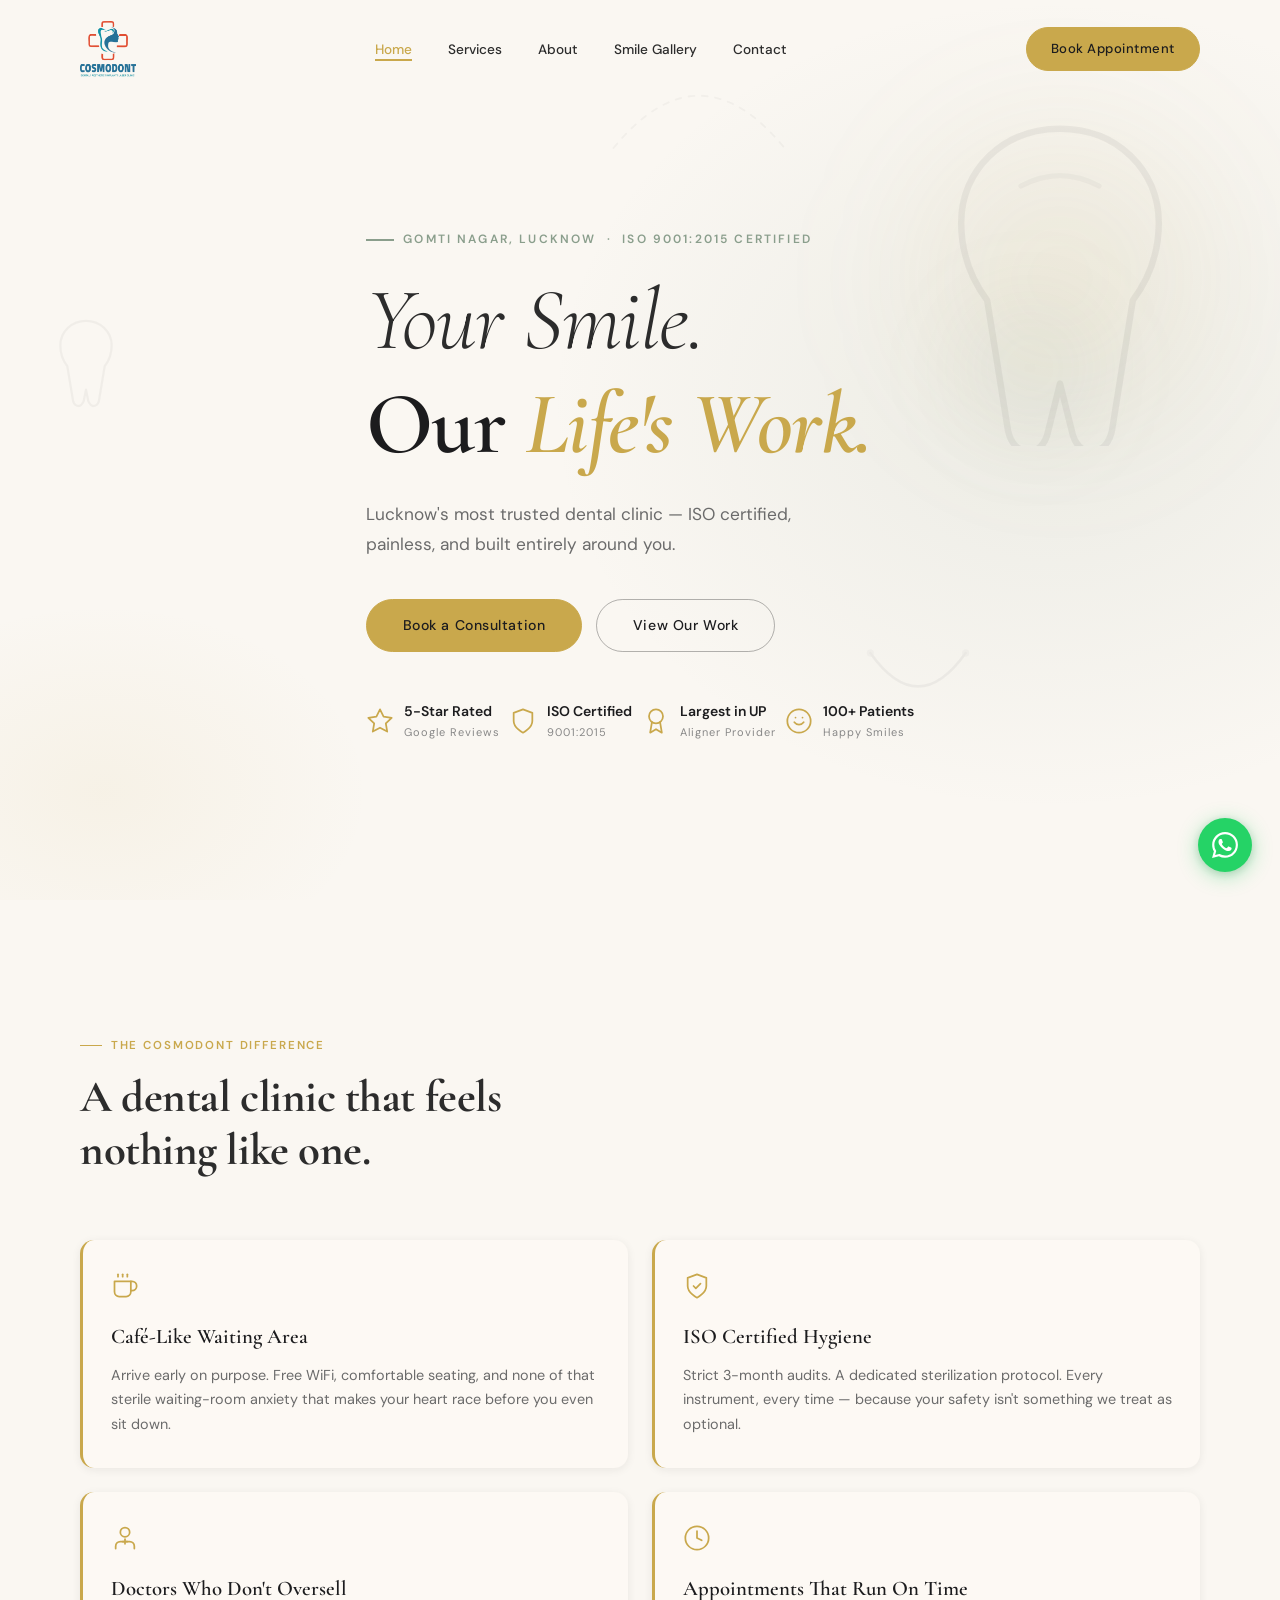
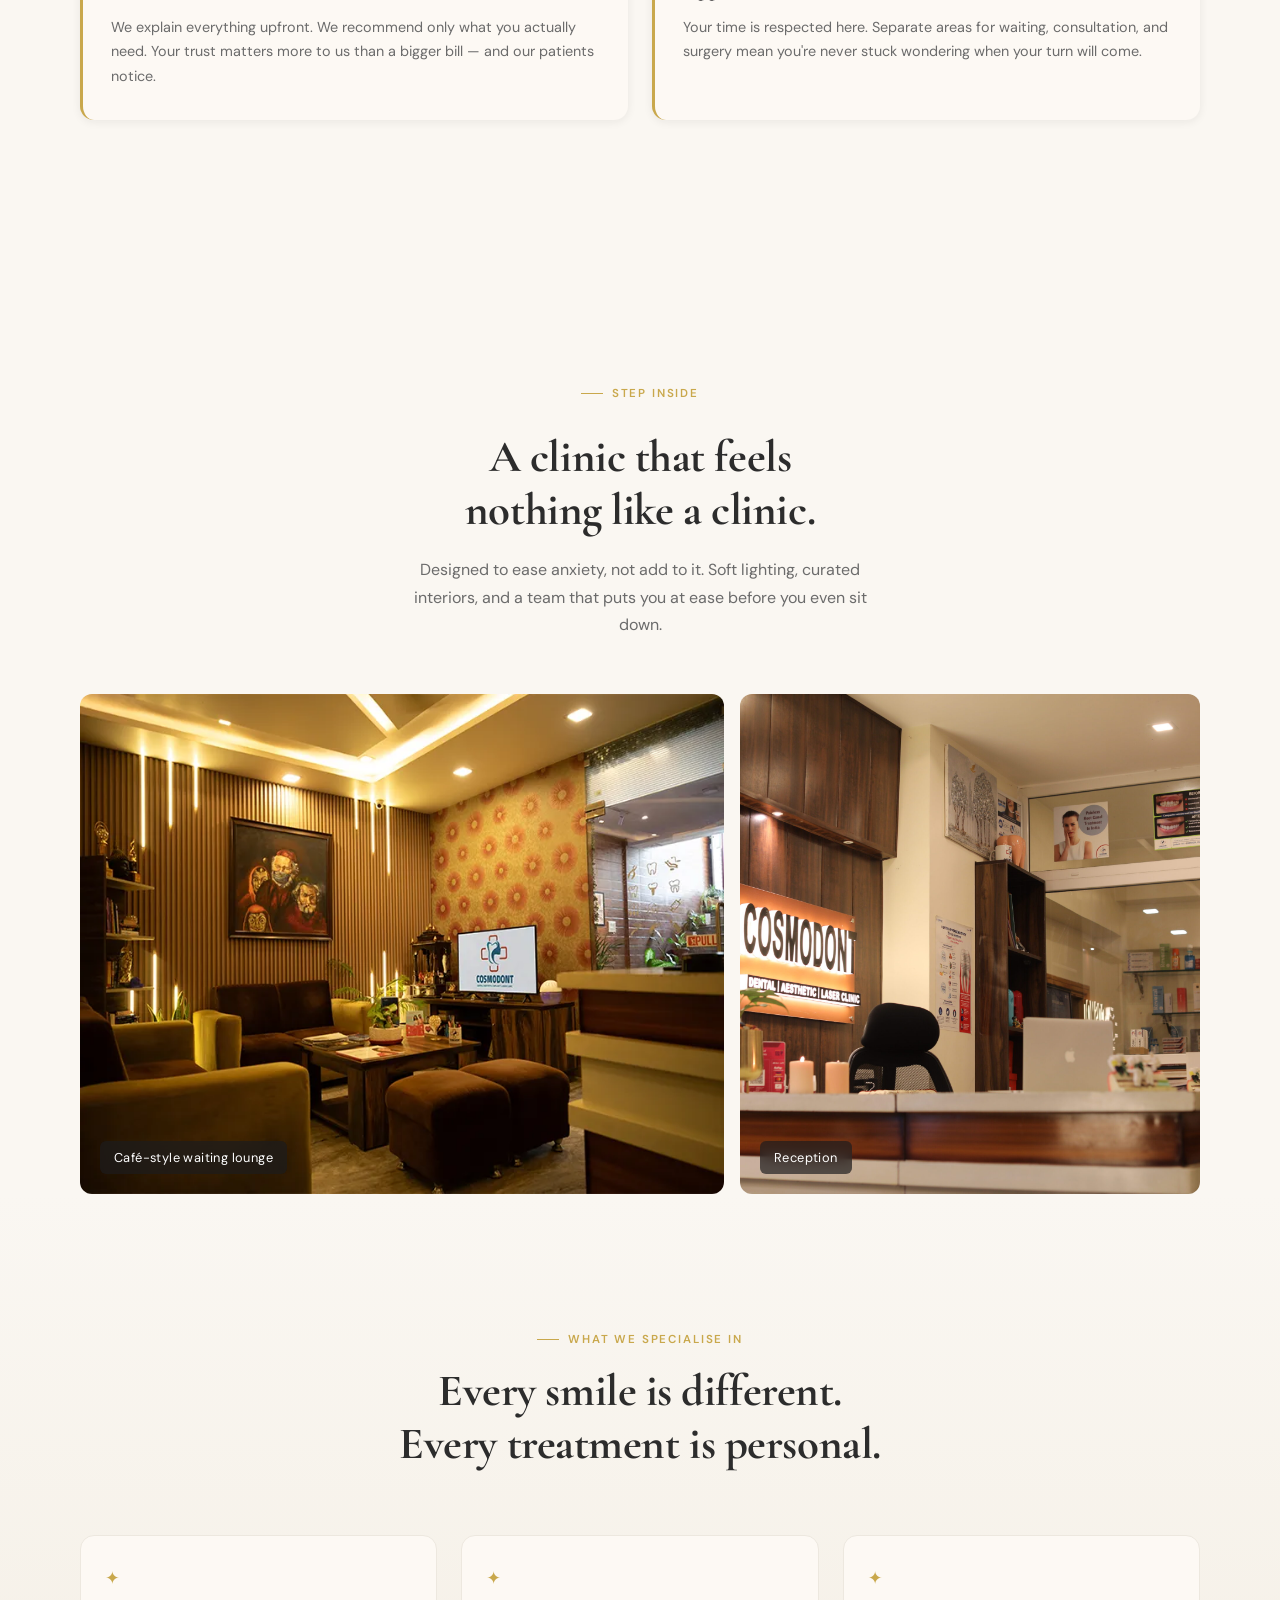
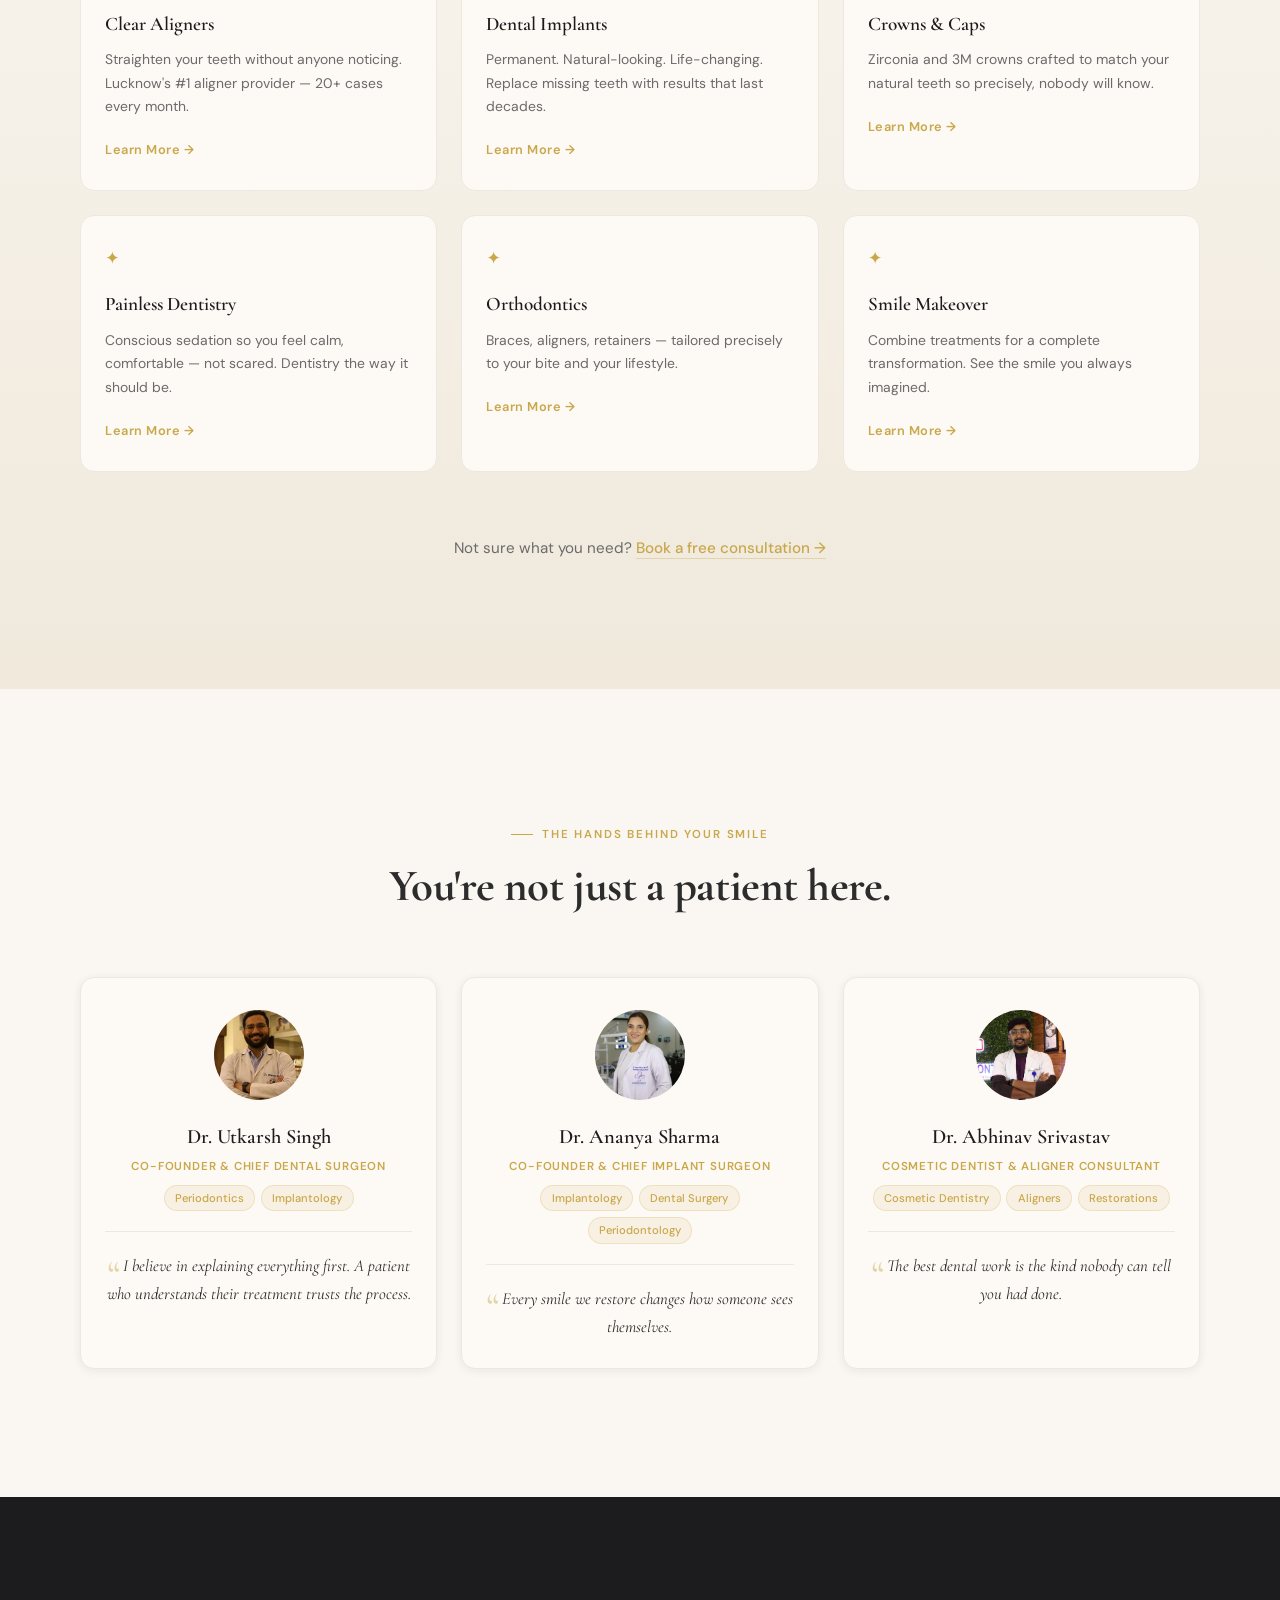
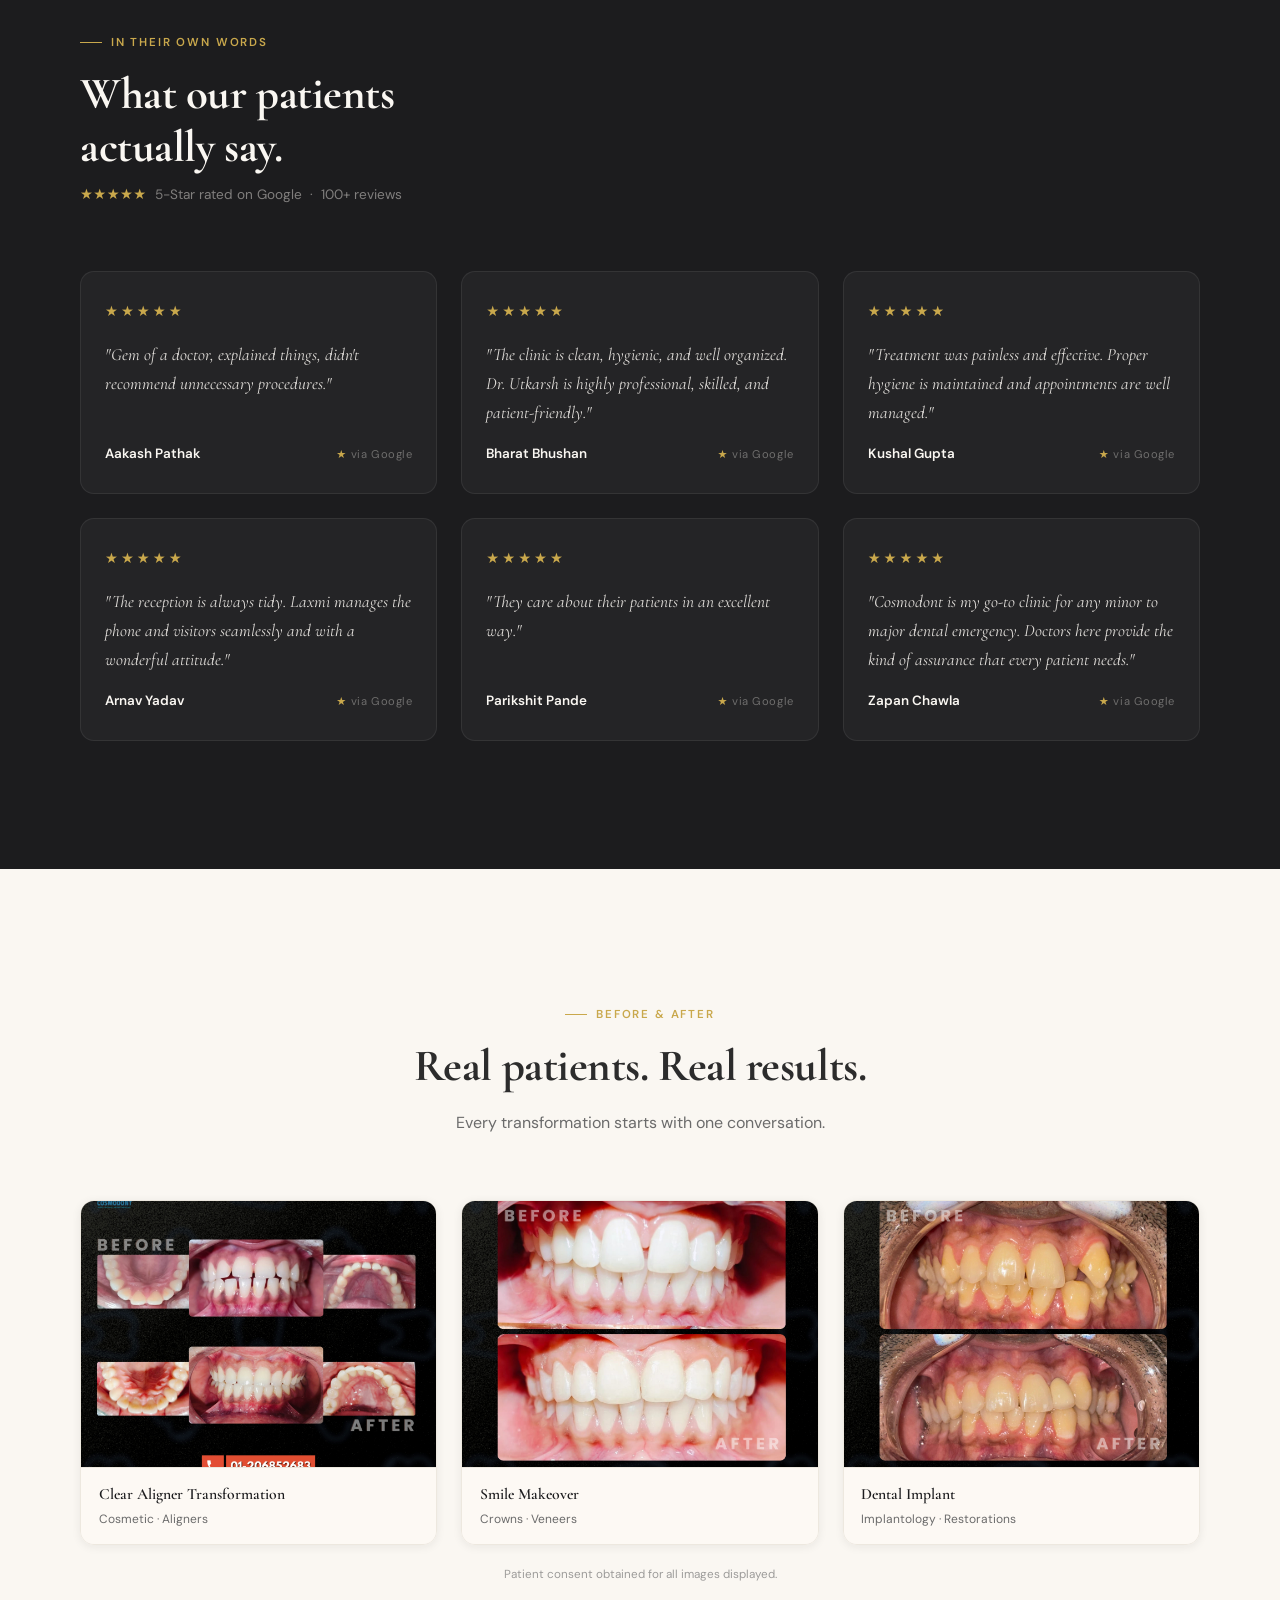
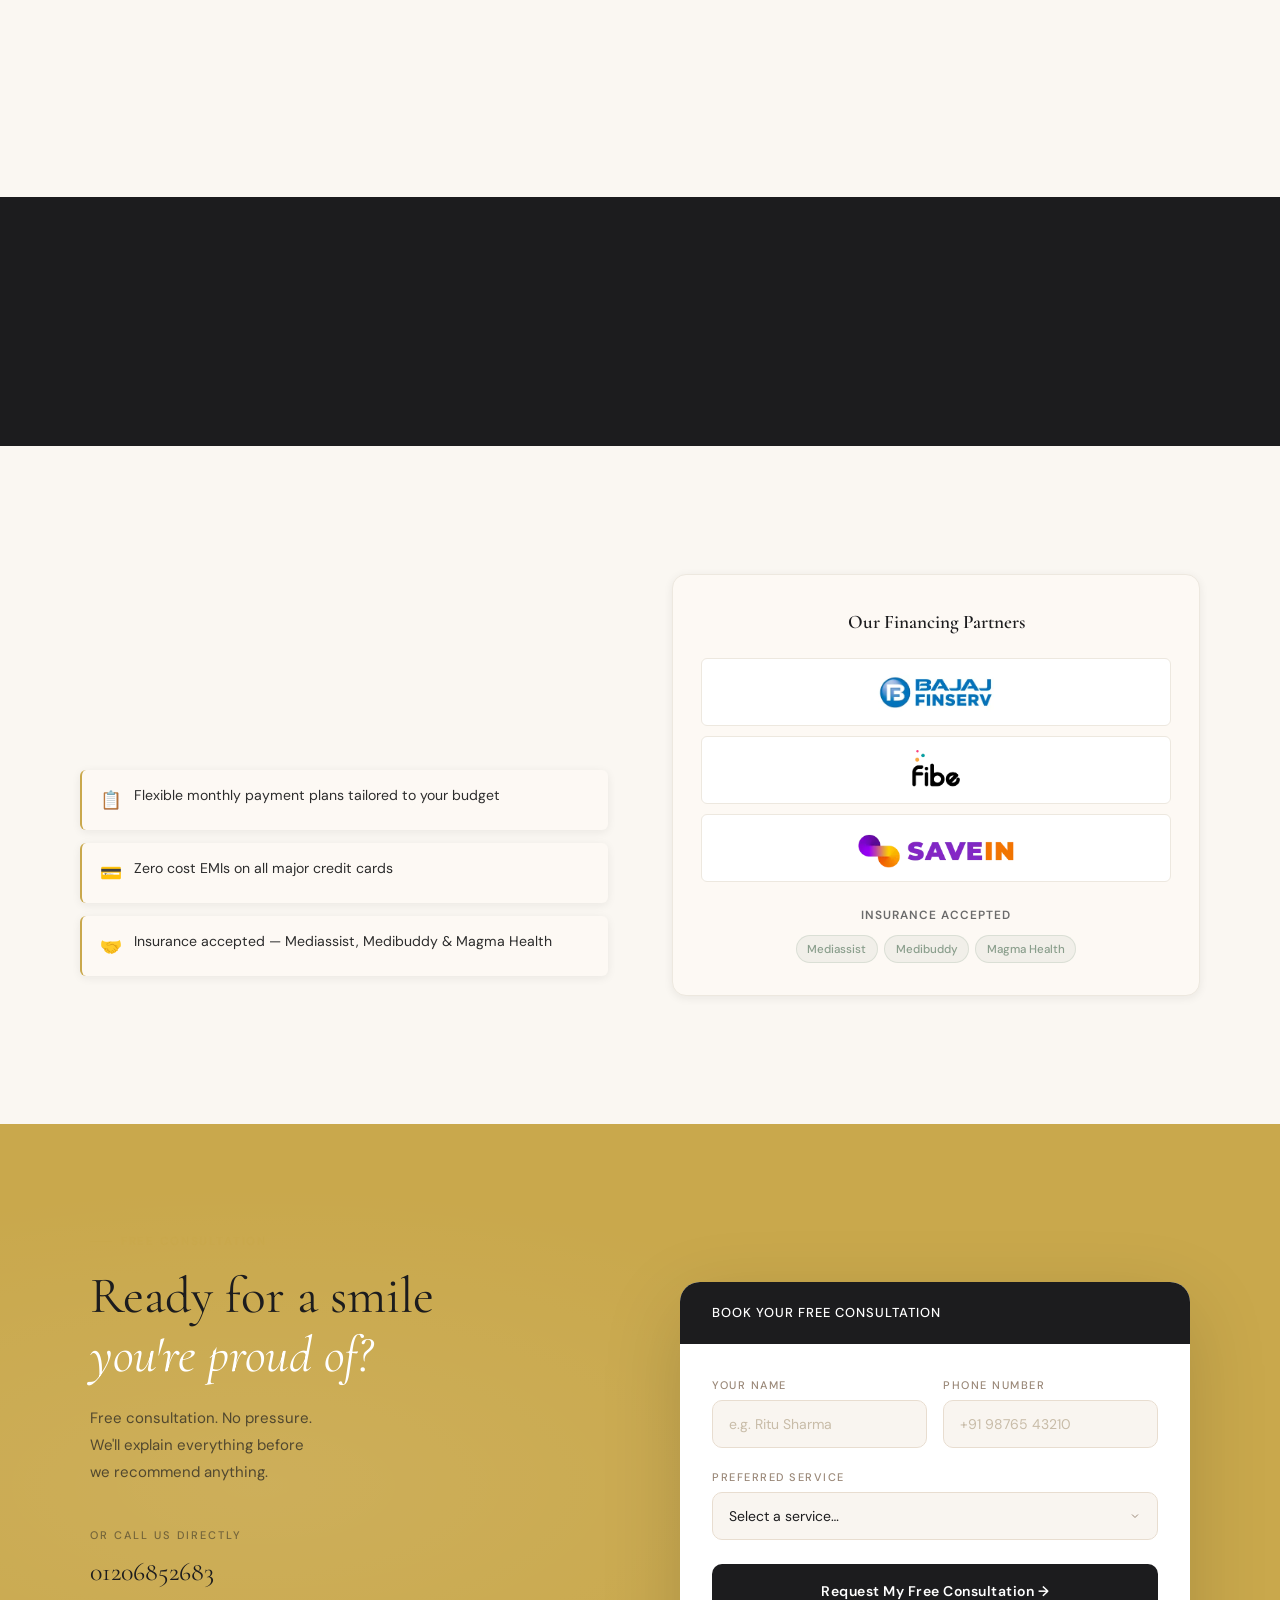
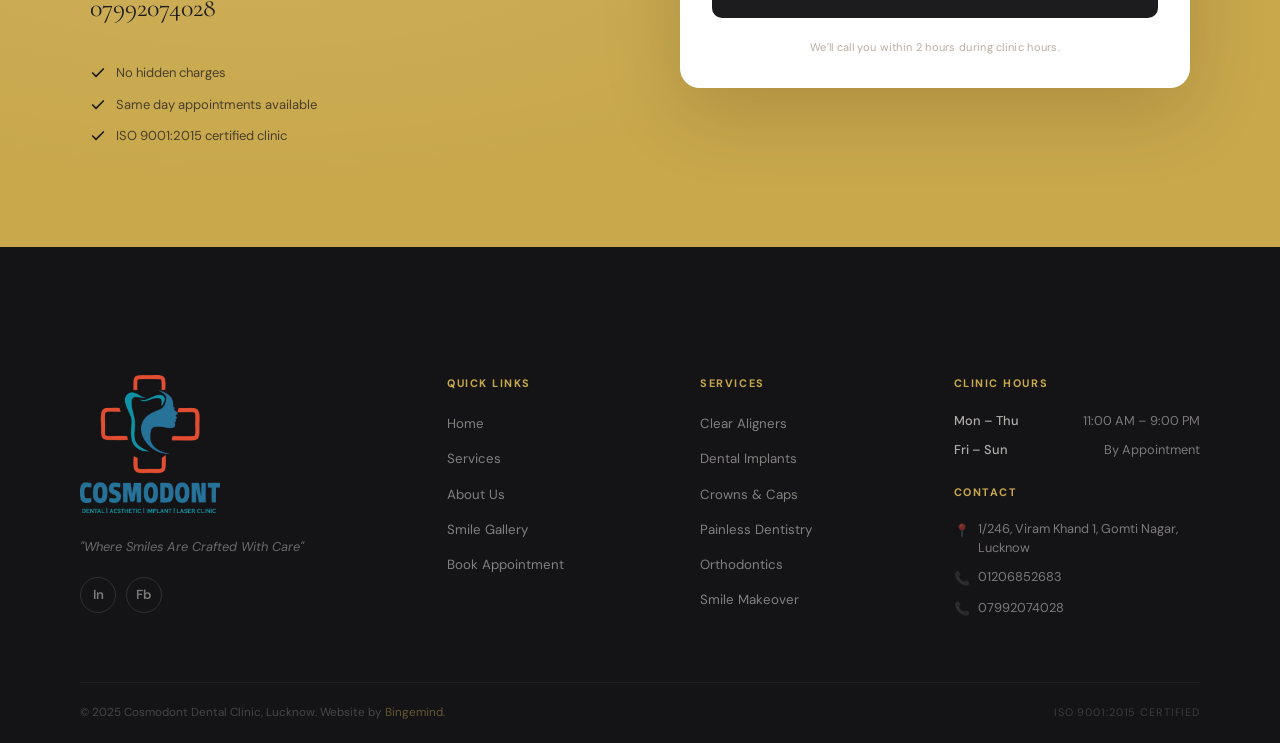
<file: warm-ivory/index.html>
<!DOCTYPE html>
<html lang="en">
<head>
<meta charset="UTF-8">
<meta name="viewport" content="width=device-width, initial-scale=1.0">
<meta name="description" content="Cosmodont Dental Clinic — Premium dental care in Gomti Nagar, Lucknow. ISO 9001:2015 certified. Lucknow's largest clear aligners provider. Painless dentistry, implants, cosmetic treatments.">
<meta name="theme-color" content="#FAF7F2">
<title>Cosmodont Dental Clinic | Where Smiles Are Crafted With Care</title>

<!--
╔══════════════════════════════════════════════════════════════════╗
║            COSMODONT DENTAL CLINIC — index.html                  ║
║                                                                  ║
║  PROJECT FILE STRUCTURE                                          ║
║  ├── index.html   ← page structure (this file)                   ║
║  ├── style.css    ← all visual styling + CSS variables           ║
║  ├── config.js    ← all clinic content (edit this for updates)   ║
║  └── app.js       ← all interactivity (navbar, form, animations) ║
║                                                                  ║
║  DEVELOPER NOTES: How to update this site                        ║
║                                                                  ║
║  1. CONTENT CHANGES — Edit config.js only. Doctor names,         ║
║     phone numbers, hours, services, testimonials — all live      ║
║     there. No HTML or JS changes required.                       ║
║                                                                  ║
║  2. COLOUR / FONT CHANGES — Edit the :root {} block at the       ║
║     top of style.css. Change --color-gold once and it updates    ║
║     everywhere. Same for fonts, spacing, shadows.                ║
║                                                                  ║
║  3. LAYOUT / SECTION CHANGES — Edit index.html. Each section     ║
║     is wrapped in a  ═══ SECTION: NAME ═══  comment for   ║
║     easy navigation. Use Ctrl+F to jump to any section.          ║
║                                                                  ║
║  4. IMAGE REPLACEMENT — Find <div> tags with data-image-id="..."  ║
║     Replace each div with an <img> tag pointing to the real      ║
║     image file. The data-image-id tells you which image          ║
║     goes where (e.g. data-image-id="doctor-utkarsh").            ║
║                                                                  ║
║  5. FORM INTEGRATION — Open config.js and find                   ║
║     formSubmitHandler. Follow the OPTION A / B / C comments      ║
║     to connect Formspree, Netlify, GrahakBot, or any backend.    ║
╚══════════════════════════════════════════════════════════════════╝
-->

<!-- Google Fonts: Cormorant Garamond (display) + DM Sans (body) -->
<link rel="preconnect" href="https://fonts.googleapis.com">
<link rel="preconnect" href="https://fonts.gstatic.com" crossorigin>
<link href="https://fonts.googleapis.com/css2?family=Cormorant+Garamond:ital,wght@0,300;0,400;0,500;0,600;0,700;1,300;1,400;1,500;1,600&family=DM+Sans:opsz,wght@9..40,300;9..40,400;9..40,500;9..40,600&display=swap" rel="stylesheet">

<!-- Stylesheet -->
<link rel="stylesheet" href="../style.css">
</head>

<body>

<!-- ═══ SECTION: NAVBAR ═══ -->
<nav class="navbar" id="navbar" aria-label="Main navigation">
  <div class="container">
    <div class="navbar-inner">
      <a href="#home" class="navbar-logo" aria-label="Cosmodont Dental Clinic">
        <img src="../main-log.jpg" alt="Cosmodont Dental Clinic">
      </a>
      <ul class="navbar-links" role="list">
        <li><a href="#home" class="active">Home</a></li>
        <li><a href="#services">Services</a></li>
        <li><a href="#about">About</a></li>
        <li><a href="#gallery">Smile Gallery</a></li>
        <li><a href="#contact">Contact</a></li>
      </ul>
      <div class="navbar-book">
        <a href="#contact" class="btn btn-gold">Book Appointment</a>
      </div>
      <button class="hamburger" id="hamburger" aria-label="Open menu" aria-expanded="false">
        <span></span><span></span><span></span>
      </button>
    </div>
  </div>
</nav>

<!-- Mobile Menu Overlay -->
<nav class="mobile-nav" id="mobileNav" aria-label="Mobile navigation" aria-hidden="true">
  <a href="#home"     onclick="closeMobileMenu()">Home</a>
  <a href="#services" onclick="closeMobileMenu()">Services</a>
  <a href="#about"    onclick="closeMobileMenu()">About</a>
  <a href="#gallery"  onclick="closeMobileMenu()">Smile Gallery</a>
  <a href="#contact"  onclick="closeMobileMenu()">Contact</a>
  <a href="#contact" class="btn btn-gold" onclick="closeMobileMenu()">Book Appointment</a>
  <span class="mobile-nav-iso">ISO 9001:2015 Certified</span>
</nav>


<!-- ═══ SECTION: HERO ═══ -->
<section class="hero" id="home" aria-label="Hero">
  <!-- Floating abstract dental shapes — purely decorative -->
  <div class="hero-shapes" aria-hidden="true">
    <!-- Gradient orbs — depth glow behind tooth -->
    <div class="hero-orb-1"></div>
    <div class="hero-orb-2"></div>
    <!-- Stylised tooth outline -->
    <svg class="hero-shape hs-1" viewBox="0 0 100 130" fill="none" xmlns="http://www.w3.org/2000/svg">
      <path d="M50 8C28 8 12 24 12 44c0 12 4 22 10 30l8 50c1 5 4 8 8 8s6-3 7-6l5-20 5 20c1 3 3 6 7 6s7-3 8-8l8-50c6-8 10-18 10-30C88 24 72 8 50 8z" stroke="currentColor" stroke-width="2.5" stroke-linejoin="round"/>
      <path d="M35 30 Q50 22 65 30" stroke="currentColor" stroke-width="2" stroke-linecap="round" opacity="0.6"/>
    </svg>
    <!-- Smile arc -->
    <svg class="hero-shape hs-2" viewBox="0 0 120 65" fill="none">
      <path d="M8 12 Q60 85 112 12" stroke="currentColor" stroke-width="3" stroke-linecap="round"/>
      <circle cx="8"   cy="12" r="4" fill="currentColor" opacity="0.5"/>
      <circle cx="112" cy="12" r="4" fill="currentColor" opacity="0.5"/>
    </svg>
    <!-- Small tooth -->
    <svg class="hero-shape hs-3" viewBox="0 0 60 80" fill="none">
      <path d="M30 5C18 5 8 14 8 26c0 7 2 13 6 18l5 30c1 3 3 4 5 4s3-2 4-4l2-10 2 10c1 2 2 4 4 4s4-1 5-4l5-30c4-5 6-11 6-18C52 14 42 5 30 5z" stroke="currentColor" stroke-width="2" stroke-linejoin="round"/>
    </svg>
    <!-- Large faint dashed arc -->
    <svg class="hero-shape hs-4" viewBox="0 0 200 100" fill="none">
      <path d="M10 80 Q100 -30 190 80" stroke="currentColor" stroke-width="2" stroke-linecap="round" stroke-dasharray="6 8"/>
    </svg>
    <!-- Dot cluster -->
    <!-- <svg class="hero-shape hs-5" viewBox="0 0 50 50" fill="currentColor">
      <circle cx="10" cy="10" r="5"/>
      <circle cx="30" cy="10" r="3.5"/>
      <circle cx="20" cy="28" r="4"/>
      <circle cx="40" cy="32" r="2.5"/>
    </svg> -->
  </div>

  <div class="container">
    <div class="hero-content">
      <p class="hero-eyebrow" id="heroEyebrow">Gomti Nagar, Lucknow &nbsp;·&nbsp; ISO 9001:2015 Certified</p>
      <h1 class="hero-headline">
        <span class="hero-line-1" id="heroLine1">Your Smile.</span>
        <span class="hero-line-2" id="heroLine2">Our <em>Life's Work.</em></span>
      </h1>
      <p class="hero-subtext" id="heroSubtext">
        Lucknow's most trusted dental clinic — ISO certified, painless, and built entirely around you.
      </p>
      <div class="hero-ctas" id="heroCtas">
        <a href="#contact" class="btn btn-gold">Book a Consultation</a>
        <a href="#gallery" class="btn btn-outline-dark">View Our Work</a>
      </div>
      <div class="trust-bar" id="trustBar">
        <div class="trust-item">
          <div class="card-icon-svg"><svg viewBox="0 0 24 24" xmlns="http://www.w3.org/2000/svg"><polygon points="12,2 15.09,8.26 22,9.27 17,14.14 18.18,21.02 12,17.77 5.82,21.02 7,14.14 2,9.27 8.91,8.26"/></svg></div>
          <div><strong>5-Star Rated</strong><span>Google Reviews</span></div>
        </div>
        <div class="trust-item">
          <div class="card-icon-svg"><svg viewBox="0 0 24 24" xmlns="http://www.w3.org/2000/svg"><path d="M12 22s8-4 8-10V5l-8-3-8 3v7c0 6 8 10 8 10z"/></svg></div>
          <div><strong>ISO Certified</strong><span>9001:2015</span></div>
        </div>
        <div class="trust-item">
          <div class="card-icon-svg"><svg viewBox="0 0 24 24" xmlns="http://www.w3.org/2000/svg"><circle cx="12" cy="8" r="6"/><path d="M15.477 12.89L17 22l-5-3-5 3 1.523-9.11"/></svg></div>
          <div><strong>Largest in UP</strong><span>Aligner Provider</span></div>
        </div>
        <div class="trust-item">
          <div class="card-icon-svg"><svg viewBox="0 0 24 24" xmlns="http://www.w3.org/2000/svg"><circle cx="12" cy="12" r="10"/><path d="M8 13s1.5 2 4 2 4-2 4-2"/><line x1="9" y1="9" x2="9.01" y2="9"/><line x1="15" y1="9" x2="15.01" y2="9"/></svg></div>
          <div><strong>100+ Patients</strong><span>Happy Smiles</span></div>
        </div>
      </div>
    </div>
  </div>
</section>


<!-- ═══ SECTION: WHY COSMODONT ═══ -->
<section class="why-section section" id="about" aria-labelledby="whyHeading">
  <div class="container">
    <div class="section-header reveal">
      <span class="section-tag">The Cosmodont Difference</span>
      <h2 class="display-lg" id="whyHeading">A dental clinic that feels<br>nothing like one.</h2>
    </div>
    <div class="why-grid">
      <div class="why-card reveal reveal-d1">
        <div class="why-icon"><div class="card-icon-svg"><svg viewBox="0 0 24 24" xmlns="http://www.w3.org/2000/svg"><path d="M17 8h1a4 4 0 010 8h-1"/><path d="M3 8h14v9a4 4 0 01-4 4H7a4 4 0 01-4-4z"/><line x1="6" y1="2" x2="6" y2="4"/><line x1="10" y1="2" x2="10" y2="4"/><line x1="14" y1="2" x2="14" y2="4"/></svg></div></div>
        <h3 class="why-title">Café-Like Waiting Area</h3>
        <p class="why-text">Arrive early on purpose. Free WiFi, comfortable seating, and none of that sterile waiting-room anxiety that makes your heart race before you even sit down.</p>
      </div>
      <div class="why-card reveal reveal-d2">
        <div class="why-icon"><div class="card-icon-svg"><svg viewBox="0 0 24 24" xmlns="http://www.w3.org/2000/svg"><path d="M12 22s8-4 8-10V5l-8-3-8 3v7c0 6 8 10 8 10z"/><polyline points="9,12 11,14 15,10"/></svg></div></div>
        <h3 class="why-title">ISO Certified Hygiene</h3>
        <p class="why-text">Strict 3-month audits. A dedicated sterilization protocol. Every instrument, every time — because your safety isn't something we treat as optional.</p>
      </div>
      <div class="why-card reveal reveal-d3">
        <div class="why-icon"><div class="card-icon-svg"><svg viewBox="0 0 24 24" xmlns="http://www.w3.org/2000/svg"><path d="M20 21v-2a4 4 0 00-4-4H8a4 4 0 00-4 4v2"/><circle cx="12" cy="7" r="4"/><line x1="12" y1="13" x2="12" y2="17"/><line x1="10" y1="15" x2="14" y2="15"/></svg></div></div>
        <h3 class="why-title">Doctors Who Don't Oversell</h3>
        <p class="why-text">We explain everything upfront. We recommend only what you actually need. Your trust matters more to us than a bigger bill — and our patients notice.</p>
      </div>
      <div class="why-card reveal reveal-d4">
        <div class="why-icon"><div class="card-icon-svg"><svg viewBox="0 0 24 24" xmlns="http://www.w3.org/2000/svg"><circle cx="12" cy="12" r="10"/><polyline points="12,6 12,12 16,14"/></svg></div></div>
        <h3 class="why-title">Appointments That Run On Time</h3>
        <p class="why-text">Your time is respected here. Separate areas for waiting, consultation, and surgery mean you're never stuck wondering when your turn will come.</p>
      </div>
    </div>
  </div>
</section>


<!-- ═══ SECTION: INSIDE COSMODONT ═══ -->
<section class="inside-section section" id="inside">
  <div class="container">
    <div class="inside-header reveal">
      <span class="section-tag">Step Inside</span>
      <h2 class="inside-h2 display-lg">A clinic that feels<br>nothing like a clinic.</h2>
      <p class="inside-subtext">Designed to ease anxiety, not add to it. Soft lighting, curated interiors, and a team that puts you at ease before you even sit down.</p>
    </div>
    <div class="inside-grid">
      <div class="inside-img-wrap inside-img-large reveal reveal-d1">
        <img src="../Comfortable-Cafe-like-Waiting-Experience.jpg" alt="Cosmodont café-style waiting lounge" class="inside-img" loading="lazy">
        <span class="inside-img-label">Café-style waiting lounge</span>
      </div>
      <div class="inside-img-wrap inside-img-small reveal reveal-d2">
        <img src="../reception.jpg" alt="Reception suite" class="inside-img" loading="lazy">
        <span class="inside-img-label">Reception</span>
      </div>
    </div>
  </div>
</section>


<!-- ═══ SECTION: SERVICES ═══ -->
<section class="services-section section" id="services" aria-labelledby="servicesHeading">
  <div class="container">
    <div class="section-header center reveal">
      <span class="section-tag">What We Specialise In</span>
      <h2 class="display-lg" id="servicesHeading">Every smile is different.<br>Every treatment is personal.</h2>
    </div>
    <!-- Populated dynamically from CONFIG.services in app.js -->
    <div class="services-grid" id="servicesGrid"></div>
    <p class="services-bottom-cta reveal">
      Not sure what you need? <a href="#contact">Book a free consultation →</a>
    </p>
  </div>
</section>


<!-- ═══ SECTION: DOCTORS ═══ -->
<section class="doctors-section section" aria-labelledby="doctorsHeading">
  <div class="container">
    <div class="section-header center reveal">
      <span class="section-tag">The Hands Behind Your Smile</span>
      <h2 class="display-lg" id="doctorsHeading">You're not just a patient here.</h2>
    </div>
    <!-- Populated dynamically from CONFIG.doctors in app.js -->
    <div class="doctors-grid" id="doctorsGrid"></div>
  </div>
</section>


<!-- ═══ SECTION: TESTIMONIALS ═══ -->
<section class="testimonials-section" aria-labelledby="testimonialHeading">
  <div class="container">
    <div class="section-header reveal">
      <span class="section-tag">In Their Own Words</span>
      <h2 class="display-lg" id="testimonialHeading">What our patients<br>actually say.</h2>
      <div class="testimonials-meta">
        <span class="stars-inline">★★★★★</span>
        <span>5-Star rated on Google &nbsp;·&nbsp; 100+ reviews</span>
      </div>
    </div>
    <!-- Populated dynamically from CONFIG.testimonials in app.js -->
    <div class="testimonials-grid" id="testimonialsGrid"></div>
  </div>
</section>


<!-- ═══ SECTION: SMILE GALLERY ═══ -->
<section class="gallery-section section" id="gallery" aria-labelledby="galleryHeading">
  <div class="container">
    <div class="section-header center reveal">
      <span class="section-tag">Before &amp; After</span>
      <h2 class="display-lg" id="galleryHeading">Real patients. Real results.</h2>
      <p class="section-subtext">Every transformation starts with one conversation.</p>
    </div>
    <!-- Populated dynamically from CONFIG.gallery in app.js -->
    <div class="gallery-grid" id="galleryGrid"></div>
    <p class="gallery-notice">Patient consent obtained for all images displayed.</p>
    <div class="gallery-cta reveal">
      <a href="https://www.instagram.com/cosmodont.dentalclinic/" target="_blank" rel="noopener" class="btn btn-outline-dark">
        See More Transformations on Instagram →
      </a>
    </div>
  </div>
</section>


<!-- ═══ SECTION: CREDENTIALS / TRUST BAR ═══ -->
<section class="credentials-section" aria-label="Trust credentials">
  <div class="container">
    <!-- Populated dynamically from CONFIG.credentials in app.js -->
    <div class="credentials-row" id="credentialsRow"></div>
  </div>
</section>


<!-- ═══ SECTION: FINANCING ═══ -->
<section class="financing-section section" aria-labelledby="financingHeading">
  <div class="container">
    <div class="financing-grid">
      <div>
        <div class="reveal">
          <span class="section-tag">No Reason to Wait</span>
          <h2 class="display-lg" id="financingHeading">Your dream smile shouldn't be a financial decision.</h2>
        </div>
        <!-- Populated from CONFIG.financing.items in app.js -->
        <div class="financing-list" id="financingList"></div>
      </div>
      <div class="financing-right reveal reveal-d2">
        <h3 class="financing-right-title">Our Financing Partners</h3>
        <!-- Populated from CONFIG.financing.partners in app.js -->
        <div class="partner-logos" id="partnerLogos"></div>
        <p class="insurance-label">Insurance Accepted</p>
        <!-- Populated from CONFIG.financing.insurance in app.js -->
        <div class="insurance-tags" id="insuranceTags"></div>
      </div>
    </div>
  </div>
</section>


<!-- ═══ SECTION: BOOK APPOINTMENT ═══ -->
<section class="book-section" id="contact">
  <div class="book-inner">

    <!-- LEFT — emotional copy -->
    <div class="book-left">
      <div class="section-tag">Free Consultation</div>
      <h2 class="book-h2">
        Ready for a smile<br>
        <em>you're proud of?</em>
      </h2>
      <p class="book-sub">
        Free consultation. No pressure.<br>
        We'll explain everything before<br>
        we recommend anything.
      </p>

      <div class="book-contact">
        <div class="book-contact-label">Or call us directly</div>
        <a href="tel:01206852683" class="book-phone">01206852683</a>
        <a href="tel:07992074028" class="book-phone">07992074028</a>
      </div>

      <div class="book-trust">
        <div class="book-trust-item">
          <svg viewBox="0 0 24 24"><polyline points="20,6 9,17 4,12"/></svg>
          No hidden charges
        </div>
        <div class="book-trust-item">
          <svg viewBox="0 0 24 24"><polyline points="20,6 9,17 4,12"/></svg>
          Same day appointments available
        </div>
        <div class="book-trust-item">
          <svg viewBox="0 0 24 24"><polyline points="20,6 9,17 4,12"/></svg>
          ISO 9001:2015 certified clinic
        </div>
      </div>
    </div>

    <!-- RIGHT — form card -->
    <div class="book-right">
      <div class="book-card">
        <div class="book-card-header">Book Your Free Consultation</div>

        <!--
          FORM: submit handled by CONFIG.formSubmitHandler in config.js.
          IDs (fname, fphone, fservice) are read by app.js — do not rename.
        -->
        <form class="book-form" id="bookForm" action="" novalidate>
          <div class="book-form-row">
            <div class="book-field">
              <label class="book-label" for="fname">Your Name</label>
              <input type="text" class="book-input" id="fname" name="name"
                     placeholder="e.g. Ritu Sharma" required autocomplete="given-name">
            </div>
            <div class="book-field">
              <label class="book-label" for="fphone">Phone Number</label>
              <input type="tel" class="book-input" id="fphone" name="phone"
                     placeholder="+91 98765 43210" required autocomplete="tel">
            </div>
          </div>

          <div class="book-field">
            <label class="book-label" for="fservice">Preferred Service</label>
            <select class="book-input book-select" id="fservice" name="service" required>
              <option value="" disabled selected>Select a service…</option>
              <option value="Clear Aligners">Clear Aligners</option>
              <option value="Dental Implants">Dental Implants</option>
              <option value="Crowns &amp; Caps">Crowns &amp; Caps</option>
              <option value="Orthodontics">Orthodontics</option>
              <option value="General Checkup">General Checkup</option>
              <option value="Other">Other</option>
            </select>
          </div>

          <button type="submit" class="book-submit">
            Request My Free Consultation →
          </button>

          <p class="book-disclaimer">
            We'll call you within 2 hours during clinic hours.
          </p>
        </form>
      </div>
    </div>

  </div>
</section>


<!-- ═══ SECTION: FOOTER ═══ -->
<footer class="footer" aria-label="Site footer">
  <div class="container">
    <div class="footer-grid">

      <!-- Col 1: Brand -->
      <div>
        <div class="footer-logo-wrap">
          <a href="#home" class="footer-logo"><img src="../main-log.jpg" alt="Cosmodont Dental Clinic" height="40"></a>
        </div>
        <p class="footer-tagline">"Where Smiles Are Crafted With Care"</p>
        <div class="footer-socials">
          <a href="https://instagram.com" target="_blank" rel="noopener"
             class="footer-social-link" aria-label="Instagram">In</a>
          <a href="https://facebook.com" target="_blank" rel="noopener"
             class="footer-social-link" aria-label="Facebook">Fb</a>
        </div>
      </div>

      <!-- Col 2: Quick Links -->
      <div>
        <p class="footer-col-title">Quick Links</p>
        <ul class="footer-links">
          <li><a href="#home">Home</a></li>
          <li><a href="#services">Services</a></li>
          <li><a href="#about">About Us</a></li>
          <li><a href="#gallery">Smile Gallery</a></li>
          <li><a href="#contact">Book Appointment</a></li>
        </ul>
      </div>

      <!-- Col 3: Services — populated from CONFIG.services in app.js -->
      <div>
        <p class="footer-col-title">Services</p>
        <ul class="footer-links" id="footerServices"></ul>
      </div>

      <!-- Col 4: Hours + Contact -->
      <div>
        <p class="footer-col-title">Clinic Hours</p>
        <div class="footer-hours" style="margin-bottom:1.5rem;">
          <div class="footer-hour-row">
            <span class="footer-hour-day">Mon – Thu</span>
            <span>11:00 AM – 9:00 PM</span>
          </div>
          <div class="footer-hour-row">
            <span class="footer-hour-day">Fri – Sun</span>
            <span>By Appointment</span>
          </div>
        </div>
        <p class="footer-col-title">Contact</p>
        <!-- Populated from CONFIG.clinic in app.js -->
        <div class="footer-contacts" id="footerContact"></div>
      </div>

    </div>

    <div class="footer-bottom">
      <p class="footer-copy">
        © 2025 Cosmodont Dental Clinic, Lucknow.
        Website by <a href="#" target="_blank" rel="noopener">Bingemind</a>.
      </p>
      <span class="footer-iso">ISO 9001:2015 CERTIFIED</span>
    </div>
  </div>
</footer>


<!-- ═══ WHATSAPP FLOATING BUTTON ═══ -->
<!-- DEVELOPER: Replace this href with your GrahakBot widget trigger URL
     when integrating automated chat. The wa.me link is a direct fallback. -->
<a class="whatsapp-fab"
   href="https://wa.me/917992074028?text=Hello%2C%20I%27d%20like%20to%20book%20a%20consultation%20at%20Cosmodont%20Dental%20Clinic."
   target="_blank"
   rel="noopener"
   aria-label="Chat on WhatsApp">
  <span class="whatsapp-tooltip">Chat with us</span>
  <svg viewBox="0 0 24 24" xmlns="http://www.w3.org/2000/svg">
    <path d="M17.472 14.382c-.297-.149-1.758-.867-2.03-.967-.273-.099-.471-.148-.67.15-.197.297-.767.966-.94 1.164-.173.199-.347.223-.644.075-.297-.15-1.255-.463-2.39-1.475-.883-.788-1.48-1.761-1.653-2.059-.173-.297-.018-.458.13-.606.134-.133.298-.347.446-.52.149-.174.198-.298.298-.497.099-.198.05-.371-.025-.52-.075-.149-.669-1.612-.916-2.207-.242-.579-.487-.5-.669-.51-.173-.008-.371-.01-.57-.01-.198 0-.52.074-.792.372-.272.297-1.04 1.016-1.04 2.479 0 1.462 1.065 2.875 1.213 3.074.149.198 2.096 3.2 5.077 4.487.709.306 1.262.489 1.694.625.712.227 1.36.195 1.871.118.571-.085 1.758-.719 2.006-1.413.248-.694.248-1.289.173-1.413-.074-.124-.272-.198-.57-.347m-5.421 7.403h-.004a9.87 9.87 0 01-5.031-1.378l-.361-.214-3.741.982.998-3.648-.235-.374a9.86 9.86 0 01-1.51-5.26c.001-5.45 4.436-9.884 9.888-9.884 2.64 0 5.122 1.03 6.988 2.898a9.825 9.825 0 012.893 6.994c-.003 5.45-4.437 9.884-9.885 9.884m8.413-18.297A11.815 11.815 0 0012.05 0C5.495 0 .16 5.335.157 11.892c0 2.096.547 4.142 1.588 5.945L.057 24l6.305-1.654a11.882 11.882 0 005.683 1.448h.005c6.554 0 11.89-5.335 11.893-11.893a11.821 11.821 0 00-3.48-8.413z"/>
  </svg>
</a>


<!-- Scripts — config.js must load before app.js -->
<script src="../config.js"></script>
<script src="../app.js"></script>

</body>
</html>
</file>
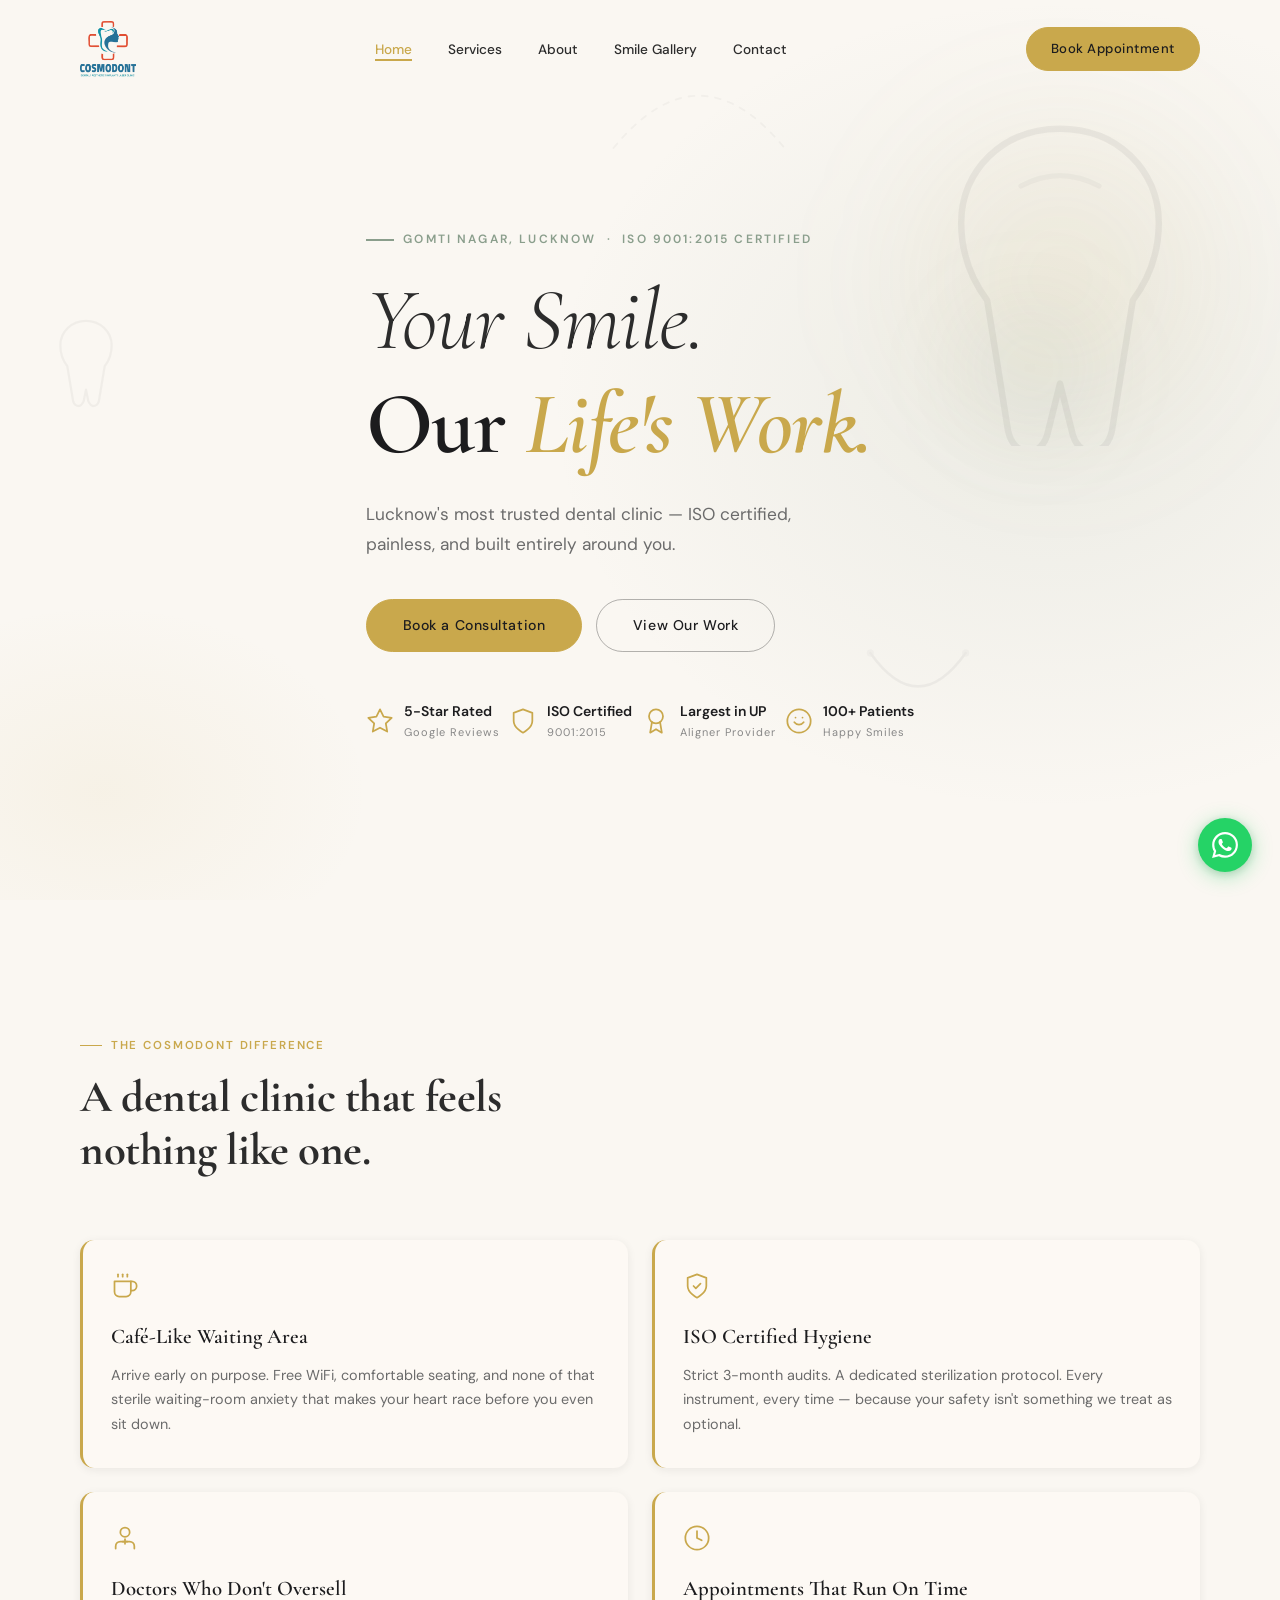
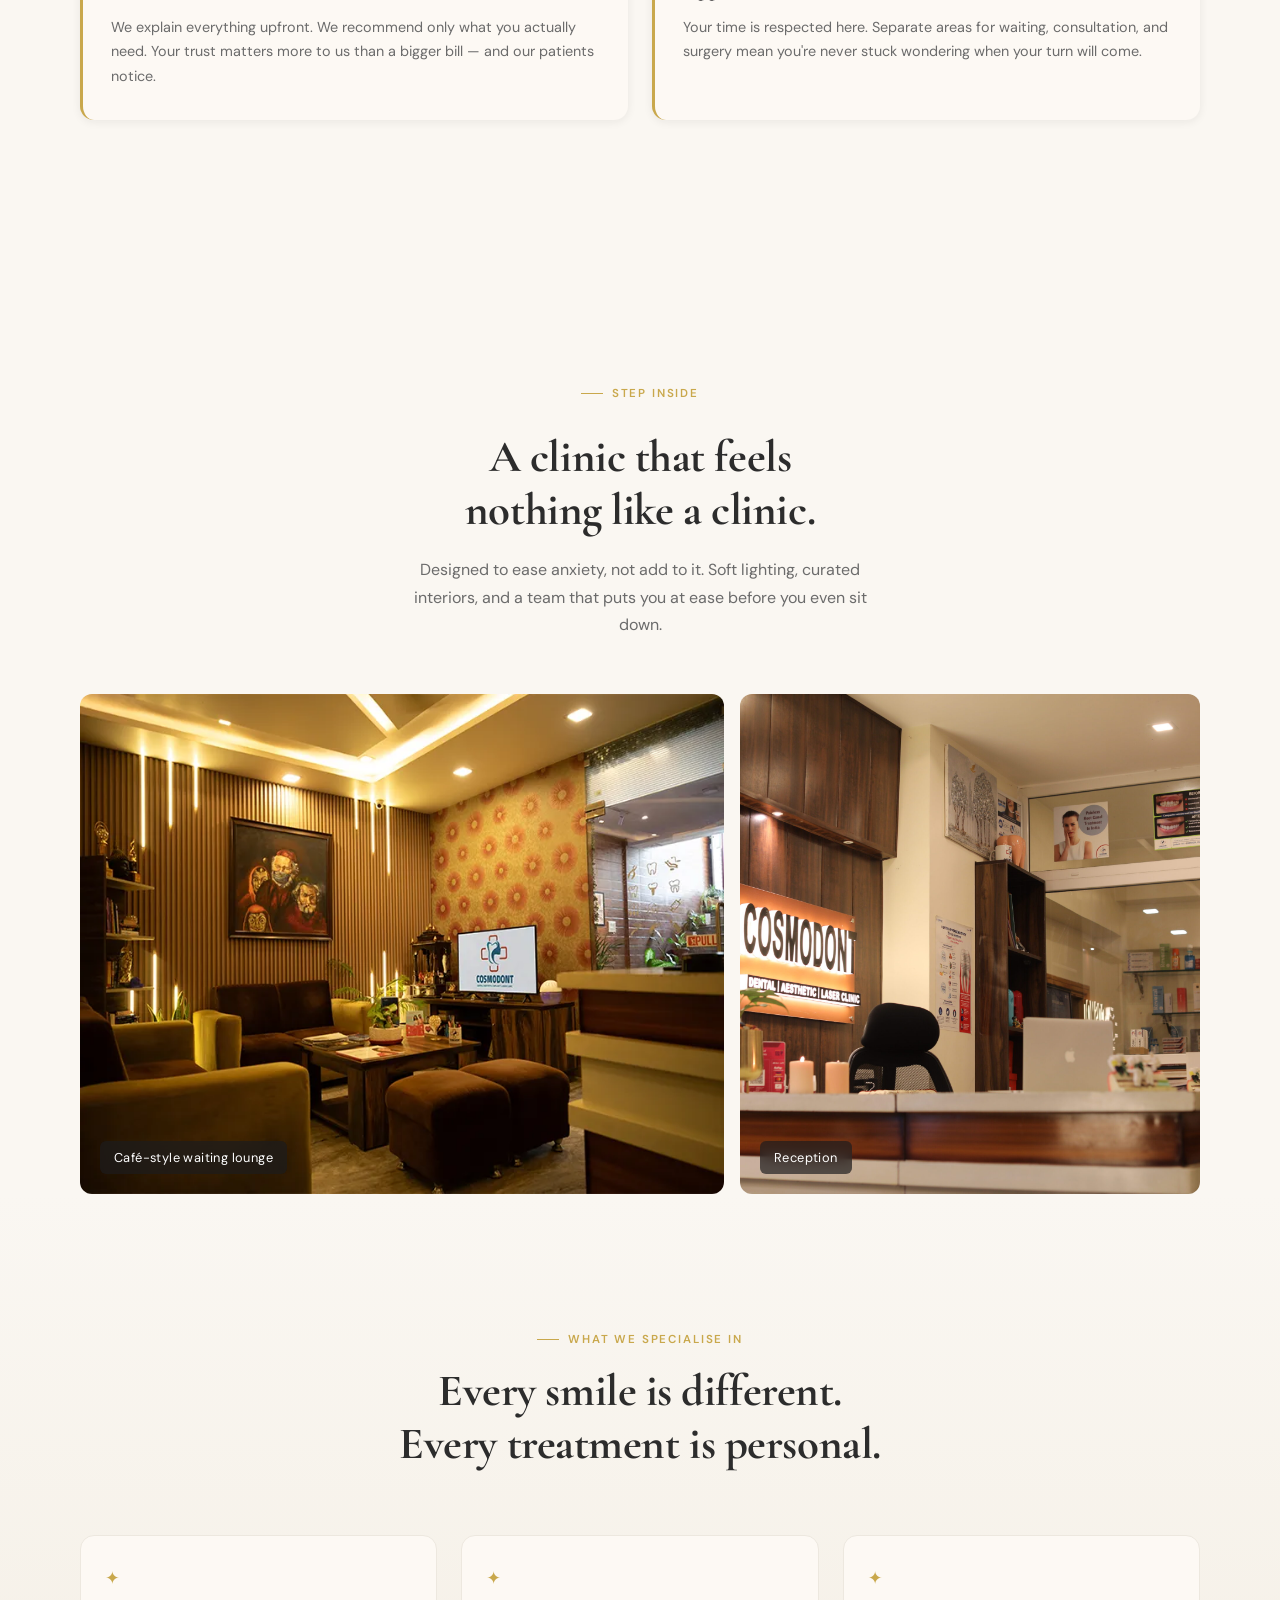
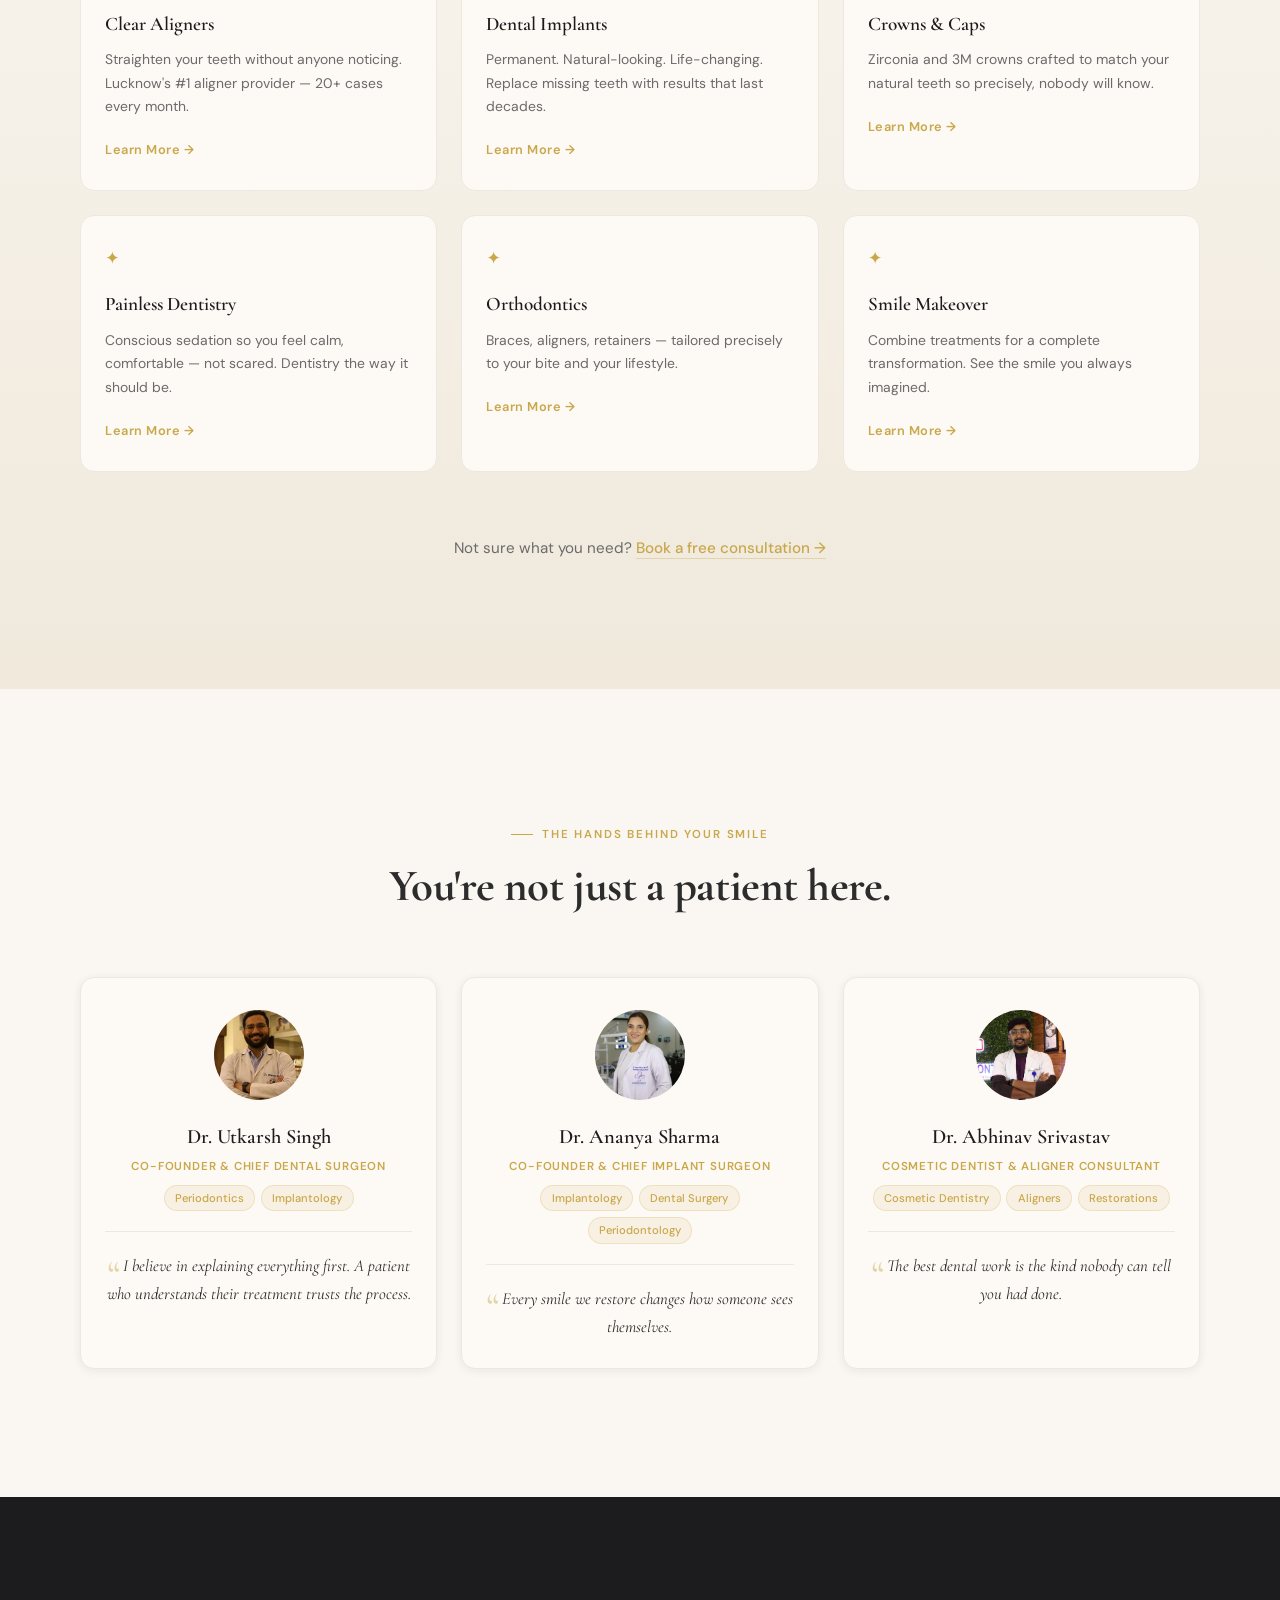
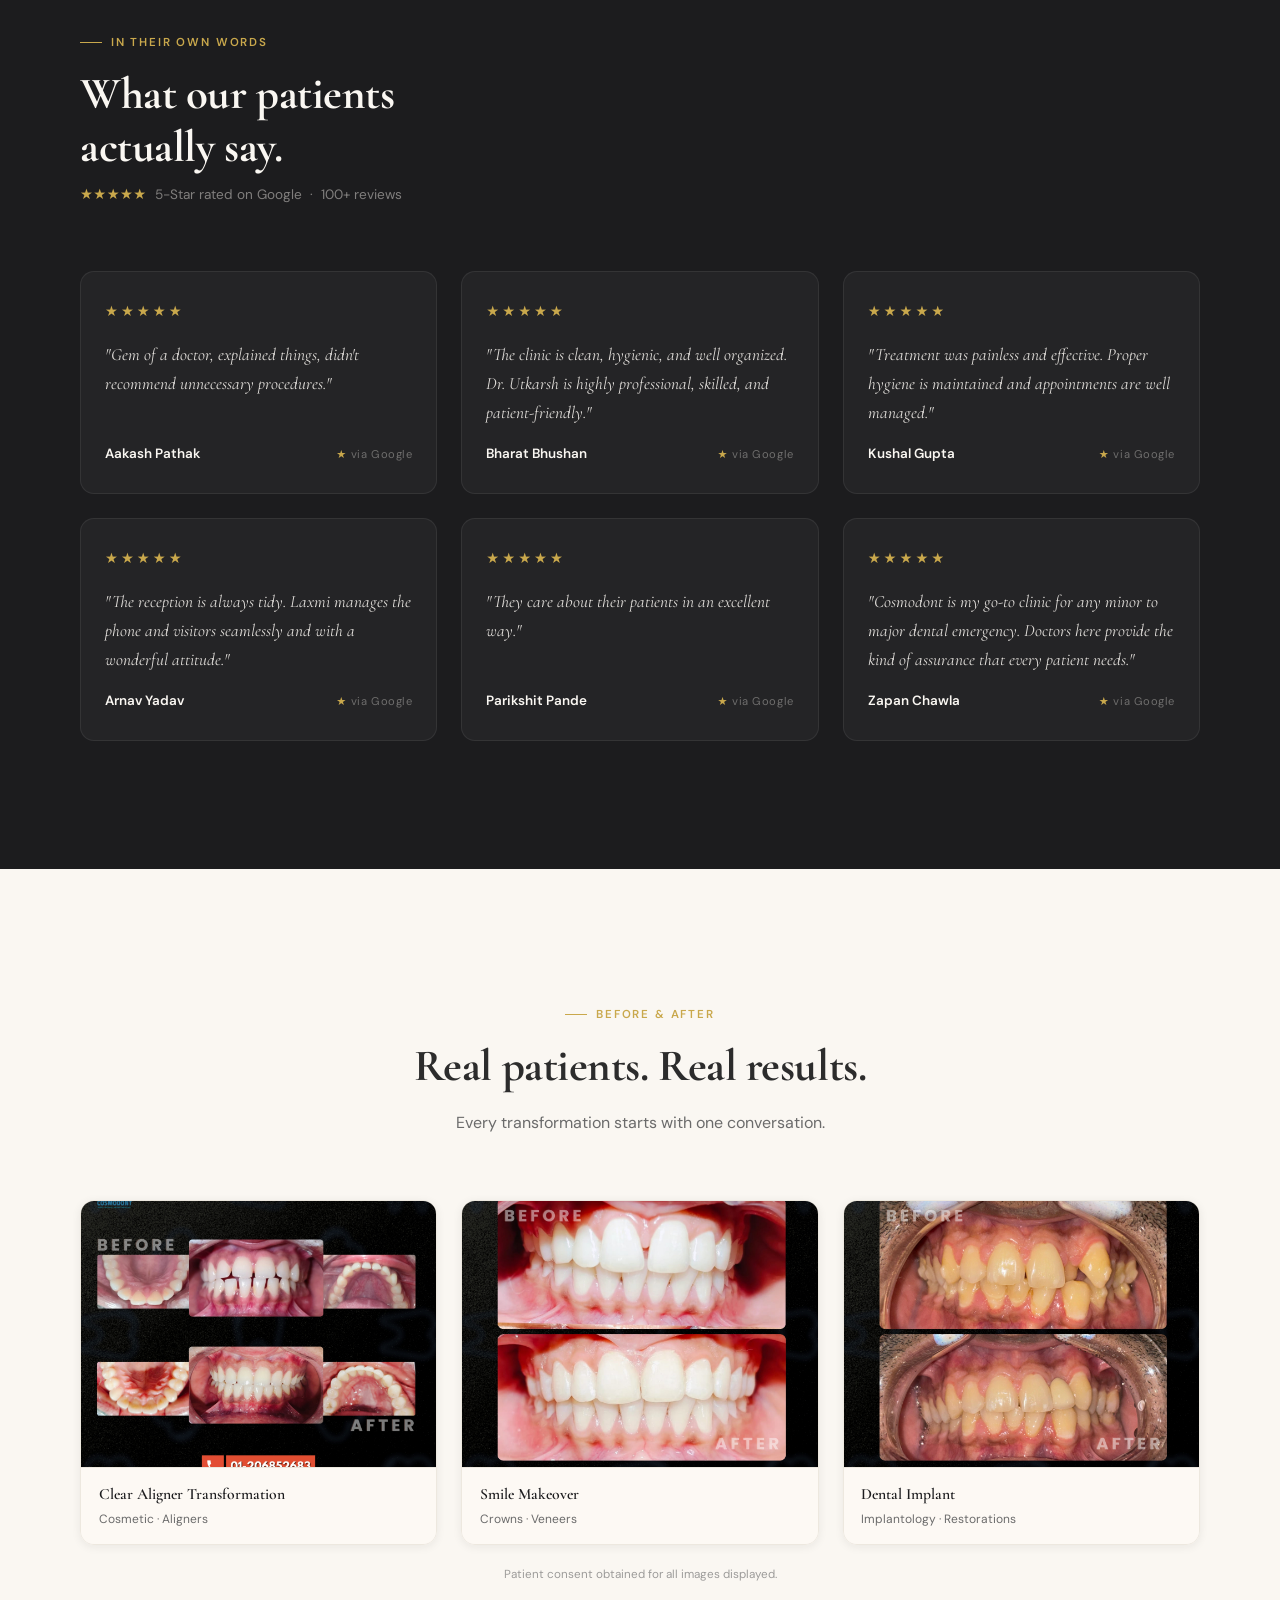
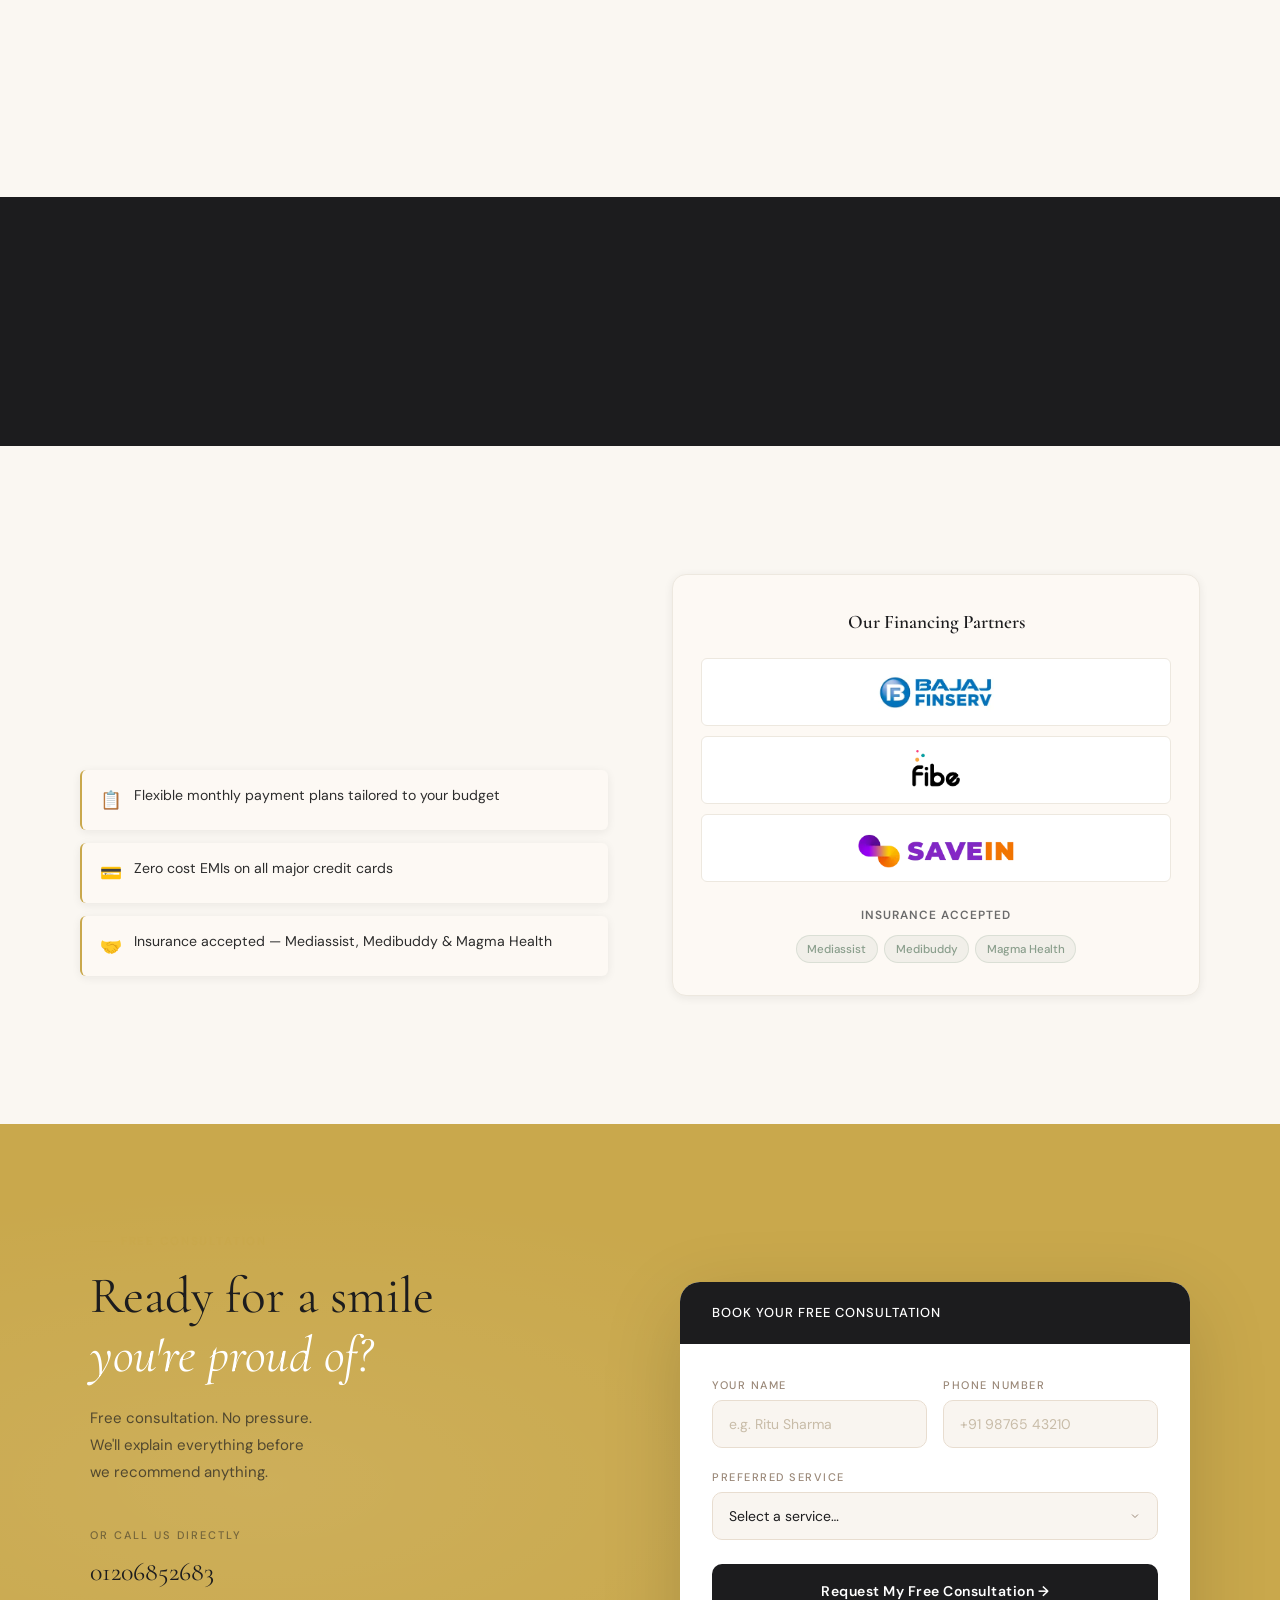
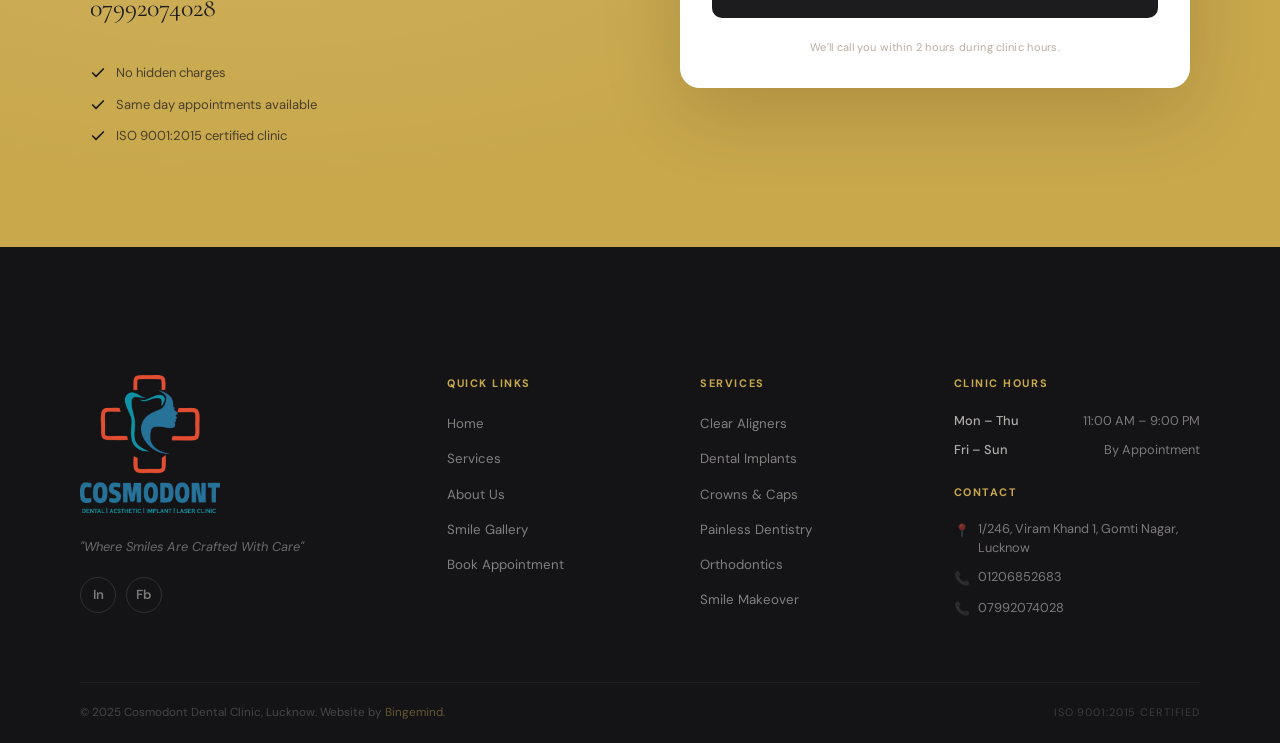
<file: cosmodont-index.html>
<!DOCTYPE html>
<html lang="en">
<head>
<meta charset="UTF-8">
<meta name="viewport" content="width=device-width, initial-scale=1.0">
<meta name="description" content="Cosmodont Dental Clinic — Premium dental care in Gomti Nagar, Lucknow. ISO 9001:2015 certified. Lucknow's largest clear aligners provider. Painless dentistry, implants, cosmetic treatments.">
<meta name="theme-color" content="#FAF7F2">
<title>Cosmodont Dental Clinic | Where Smiles Are Crafted With Care</title>

<!--
╔══════════════════════════════════════════════════════════════════╗
║            COSMODONT DENTAL CLINIC — index.html                  ║
║                                                                  ║
║  PROJECT FILE STRUCTURE                                          ║
║  ├── index.html   ← page structure (this file)                   ║
║  ├── style.css    ← all visual styling + CSS variables           ║
║  ├── config.js    ← all clinic content (edit this for updates)   ║
║  └── app.js       ← all interactivity (navbar, form, animations) ║
║                                                                  ║
║  DEVELOPER NOTES: How to update this site                        ║
║                                                                  ║
║  1. CONTENT CHANGES — Edit config.js only. Doctor names,         ║
║     phone numbers, hours, services, testimonials — all live      ║
║     there. No HTML or JS changes required.                       ║
║                                                                  ║
║  2. COLOUR / FONT CHANGES — Edit the :root {} block at the       ║
║     top of style.css. Change --color-gold once and it updates    ║
║     everywhere. Same for fonts, spacing, shadows.                ║
║                                                                  ║
║  3. LAYOUT / SECTION CHANGES — Edit index.html. Each section     ║
║     is wrapped in a  ═══ SECTION: NAME ═══  comment for   ║
║     easy navigation. Use Ctrl+F to jump to any section.          ║
║                                                                  ║
║  4. IMAGE REPLACEMENT — Find <div> tags with data-image-id="..."  ║
║     Replace each div with an <img> tag pointing to the real      ║
║     image file. The data-image-id tells you which image          ║
║     goes where (e.g. data-image-id="doctor-utkarsh").            ║
║                                                                  ║
║  5. FORM INTEGRATION — Open config.js and find                   ║
║     formSubmitHandler. Follow the OPTION A / B / C comments      ║
║     to connect Formspree, Netlify, GrahakBot, or any backend.    ║
╚══════════════════════════════════════════════════════════════════╝
-->

<!-- Google Fonts: Cormorant Garamond (display) + DM Sans (body) -->
<link rel="preconnect" href="https://fonts.googleapis.com">
<link rel="preconnect" href="https://fonts.gstatic.com" crossorigin>
<link href="https://fonts.googleapis.com/css2?family=Cormorant+Garamond:ital,wght@0,300;0,400;0,500;0,600;0,700;1,300;1,400;1,500;1,600&family=DM+Sans:opsz,wght@9..40,300;9..40,400;9..40,500;9..40,600&display=swap" rel="stylesheet">

<!-- Stylesheet -->
<link rel="stylesheet" href="style.css">
</head>

<body>

<!-- ═══ SECTION: NAVBAR ═══ -->
<nav class="navbar" id="navbar" aria-label="Main navigation">
  <div class="container">
    <div class="navbar-inner">
      <a href="#home" class="navbar-logo" aria-label="Cosmodont Dental Clinic">
        <img src="main-log.jpg" alt="Cosmodont Dental Clinic">
      </a>
      <ul class="navbar-links" role="list">
        <li><a href="#home" class="active">Home</a></li>
        <li><a href="#services">Services</a></li>
        <li><a href="#about">About</a></li>
        <li><a href="#gallery">Smile Gallery</a></li>
        <li><a href="#contact">Contact</a></li>
      </ul>
      <div class="navbar-book">
        <a href="#contact" class="btn btn-gold">Book Appointment</a>
      </div>
      <button class="hamburger" id="hamburger" aria-label="Open menu" aria-expanded="false">
        <span></span><span></span><span></span>
      </button>
    </div>
  </div>
</nav>

<!-- Mobile Menu Overlay -->
<nav class="mobile-nav" id="mobileNav" aria-label="Mobile navigation" aria-hidden="true">
  <a href="#home"     onclick="closeMobileMenu()">Home</a>
  <a href="#services" onclick="closeMobileMenu()">Services</a>
  <a href="#about"    onclick="closeMobileMenu()">About</a>
  <a href="#gallery"  onclick="closeMobileMenu()">Smile Gallery</a>
  <a href="#contact"  onclick="closeMobileMenu()">Contact</a>
  <a href="#contact" class="btn btn-gold" onclick="closeMobileMenu()">Book Appointment</a>
  <span class="mobile-nav-iso">ISO 9001:2015 Certified</span>
</nav>


<!-- ═══ SECTION: HERO ═══ -->
<section class="hero" id="home" aria-label="Hero">
  <!-- Floating abstract dental shapes — purely decorative -->
  <div class="hero-shapes" aria-hidden="true">
    <!-- Gradient orbs — depth glow behind tooth -->
    <div class="hero-orb-1"></div>
    <div class="hero-orb-2"></div>
    <!-- Stylised tooth outline -->
    <svg class="hero-shape hs-1" viewBox="0 0 100 130" fill="none" xmlns="http://www.w3.org/2000/svg">
      <path d="M50 8C28 8 12 24 12 44c0 12 4 22 10 30l8 50c1 5 4 8 8 8s6-3 7-6l5-20 5 20c1 3 3 6 7 6s7-3 8-8l8-50c6-8 10-18 10-30C88 24 72 8 50 8z" stroke="currentColor" stroke-width="2.5" stroke-linejoin="round"/>
      <path d="M35 30 Q50 22 65 30" stroke="currentColor" stroke-width="2" stroke-linecap="round" opacity="0.6"/>
    </svg>
    <!-- Smile arc -->
    <svg class="hero-shape hs-2" viewBox="0 0 120 65" fill="none">
      <path d="M8 12 Q60 85 112 12" stroke="currentColor" stroke-width="3" stroke-linecap="round"/>
      <circle cx="8"   cy="12" r="4" fill="currentColor" opacity="0.5"/>
      <circle cx="112" cy="12" r="4" fill="currentColor" opacity="0.5"/>
    </svg>
    <!-- Small tooth -->
    <svg class="hero-shape hs-3" viewBox="0 0 60 80" fill="none">
      <path d="M30 5C18 5 8 14 8 26c0 7 2 13 6 18l5 30c1 3 3 4 5 4s3-2 4-4l2-10 2 10c1 2 2 4 4 4s4-1 5-4l5-30c4-5 6-11 6-18C52 14 42 5 30 5z" stroke="currentColor" stroke-width="2" stroke-linejoin="round"/>
    </svg>
    <!-- Large faint dashed arc -->
    <svg class="hero-shape hs-4" viewBox="0 0 200 100" fill="none">
      <path d="M10 80 Q100 -30 190 80" stroke="currentColor" stroke-width="2" stroke-linecap="round" stroke-dasharray="6 8"/>
    </svg>
    <!-- Dot cluster -->
    <!-- <svg class="hero-shape hs-5" viewBox="0 0 50 50" fill="currentColor">
      <circle cx="10" cy="10" r="5"/>
      <circle cx="30" cy="10" r="3.5"/>
      <circle cx="20" cy="28" r="4"/>
      <circle cx="40" cy="32" r="2.5"/>
    </svg> -->
  </div>

  <div class="container">
    <div class="hero-content">
      <p class="hero-eyebrow" id="heroEyebrow">Gomti Nagar, Lucknow &nbsp;·&nbsp; ISO 9001:2015 Certified</p>
      <h1 class="hero-headline">
        <span class="hero-line-1" id="heroLine1">Your Smile.</span>
        <span class="hero-line-2" id="heroLine2">Our <em>Life's Work.</em></span>
      </h1>
      <p class="hero-subtext" id="heroSubtext">
        Lucknow's most trusted dental clinic — ISO certified, painless, and built entirely around you.
      </p>
      <div class="hero-ctas" id="heroCtas">
        <a href="#contact" class="btn btn-gold">Book a Consultation</a>
        <a href="#gallery" class="btn btn-outline-dark">View Our Work</a>
      </div>
      <div class="trust-bar" id="trustBar">
        <div class="trust-item">
          <div class="card-icon-svg"><svg viewBox="0 0 24 24" xmlns="http://www.w3.org/2000/svg"><polygon points="12,2 15.09,8.26 22,9.27 17,14.14 18.18,21.02 12,17.77 5.82,21.02 7,14.14 2,9.27 8.91,8.26"/></svg></div>
          <div><strong>5-Star Rated</strong><span>Google Reviews</span></div>
        </div>
        <div class="trust-item">
          <div class="card-icon-svg"><svg viewBox="0 0 24 24" xmlns="http://www.w3.org/2000/svg"><path d="M12 22s8-4 8-10V5l-8-3-8 3v7c0 6 8 10 8 10z"/></svg></div>
          <div><strong>ISO Certified</strong><span>9001:2015</span></div>
        </div>
        <div class="trust-item">
          <div class="card-icon-svg"><svg viewBox="0 0 24 24" xmlns="http://www.w3.org/2000/svg"><circle cx="12" cy="8" r="6"/><path d="M15.477 12.89L17 22l-5-3-5 3 1.523-9.11"/></svg></div>
          <div><strong>Largest in UP</strong><span>Aligner Provider</span></div>
        </div>
        <div class="trust-item">
          <div class="card-icon-svg"><svg viewBox="0 0 24 24" xmlns="http://www.w3.org/2000/svg"><circle cx="12" cy="12" r="10"/><path d="M8 13s1.5 2 4 2 4-2 4-2"/><line x1="9" y1="9" x2="9.01" y2="9"/><line x1="15" y1="9" x2="15.01" y2="9"/></svg></div>
          <div><strong>100+ Patients</strong><span>Happy Smiles</span></div>
        </div>
      </div>
    </div>
  </div>
</section>


<!-- ═══ SECTION: WHY COSMODONT ═══ -->
<section class="why-section section" id="about" aria-labelledby="whyHeading">
  <div class="container">
    <div class="section-header reveal">
      <span class="section-tag">The Cosmodont Difference</span>
      <h2 class="display-lg" id="whyHeading">A dental clinic that feels<br>nothing like one.</h2>
    </div>
    <div class="why-grid">
      <div class="why-card reveal reveal-d1">
        <div class="why-icon"><div class="card-icon-svg"><svg viewBox="0 0 24 24" xmlns="http://www.w3.org/2000/svg"><path d="M17 8h1a4 4 0 010 8h-1"/><path d="M3 8h14v9a4 4 0 01-4 4H7a4 4 0 01-4-4z"/><line x1="6" y1="2" x2="6" y2="4"/><line x1="10" y1="2" x2="10" y2="4"/><line x1="14" y1="2" x2="14" y2="4"/></svg></div></div>
        <h3 class="why-title">Café-Like Waiting Area</h3>
        <p class="why-text">Arrive early on purpose. Free WiFi, comfortable seating, and none of that sterile waiting-room anxiety that makes your heart race before you even sit down.</p>
      </div>
      <div class="why-card reveal reveal-d2">
        <div class="why-icon"><div class="card-icon-svg"><svg viewBox="0 0 24 24" xmlns="http://www.w3.org/2000/svg"><path d="M12 22s8-4 8-10V5l-8-3-8 3v7c0 6 8 10 8 10z"/><polyline points="9,12 11,14 15,10"/></svg></div></div>
        <h3 class="why-title">ISO Certified Hygiene</h3>
        <p class="why-text">Strict 3-month audits. A dedicated sterilization protocol. Every instrument, every time — because your safety isn't something we treat as optional.</p>
      </div>
      <div class="why-card reveal reveal-d3">
        <div class="why-icon"><div class="card-icon-svg"><svg viewBox="0 0 24 24" xmlns="http://www.w3.org/2000/svg"><path d="M20 21v-2a4 4 0 00-4-4H8a4 4 0 00-4 4v2"/><circle cx="12" cy="7" r="4"/><line x1="12" y1="13" x2="12" y2="17"/><line x1="10" y1="15" x2="14" y2="15"/></svg></div></div>
        <h3 class="why-title">Doctors Who Don't Oversell</h3>
        <p class="why-text">We explain everything upfront. We recommend only what you actually need. Your trust matters more to us than a bigger bill — and our patients notice.</p>
      </div>
      <div class="why-card reveal reveal-d4">
        <div class="why-icon"><div class="card-icon-svg"><svg viewBox="0 0 24 24" xmlns="http://www.w3.org/2000/svg"><circle cx="12" cy="12" r="10"/><polyline points="12,6 12,12 16,14"/></svg></div></div>
        <h3 class="why-title">Appointments That Run On Time</h3>
        <p class="why-text">Your time is respected here. Separate areas for waiting, consultation, and surgery mean you're never stuck wondering when your turn will come.</p>
      </div>
    </div>
  </div>
</section>


<!-- ═══ SECTION: INSIDE COSMODONT ═══ -->
<section class="inside-section section" id="inside">
  <div class="container">
    <div class="inside-header reveal">
      <span class="section-tag">Step Inside</span>
      <h2 class="inside-h2 display-lg">A clinic that feels<br>nothing like a clinic.</h2>
      <p class="inside-subtext">Designed to ease anxiety, not add to it. Soft lighting, curated interiors, and a team that puts you at ease before you even sit down.</p>
    </div>
    <div class="inside-grid">
      <div class="inside-img-wrap inside-img-large reveal reveal-d1">
        <img src="Comfortable-Cafe-like-Waiting-Experience.jpg" alt="Cosmodont café-style waiting lounge" class="inside-img" loading="lazy">
        <span class="inside-img-label">Café-style waiting lounge</span>
      </div>
      <div class="inside-img-wrap inside-img-small reveal reveal-d2">
        <img src="./reception.jpg" alt="Reception suite" class="inside-img" loading="lazy">
        <span class="inside-img-label">Reception</span>
      </div>
    </div>
  </div>
</section>


<!-- ═══ SECTION: SERVICES ═══ -->
<section class="services-section section" id="services" aria-labelledby="servicesHeading">
  <div class="container">
    <div class="section-header center reveal">
      <span class="section-tag">What We Specialise In</span>
      <h2 class="display-lg" id="servicesHeading">Every smile is different.<br>Every treatment is personal.</h2>
    </div>
    <!-- Populated dynamically from CONFIG.services in app.js -->
    <div class="services-grid" id="servicesGrid"></div>
    <p class="services-bottom-cta reveal">
      Not sure what you need? <a href="#contact">Book a free consultation →</a>
    </p>
  </div>
</section>


<!-- ═══ SECTION: DOCTORS ═══ -->
<section class="doctors-section section" aria-labelledby="doctorsHeading">
  <div class="container">
    <div class="section-header center reveal">
      <span class="section-tag">The Hands Behind Your Smile</span>
      <h2 class="display-lg" id="doctorsHeading">You're not just a patient here.</h2>
    </div>
    <!-- Populated dynamically from CONFIG.doctors in app.js -->
    <div class="doctors-grid" id="doctorsGrid"></div>
  </div>
</section>


<!-- ═══ SECTION: TESTIMONIALS ═══ -->
<section class="testimonials-section" aria-labelledby="testimonialHeading">
  <div class="container">
    <div class="section-header reveal">
      <span class="section-tag">In Their Own Words</span>
      <h2 class="display-lg" id="testimonialHeading">What our patients<br>actually say.</h2>
      <div class="testimonials-meta">
        <span class="stars-inline">★★★★★</span>
        <span>5-Star rated on Google &nbsp;·&nbsp; 100+ reviews</span>
      </div>
    </div>
    <!-- Populated dynamically from CONFIG.testimonials in app.js -->
    <div class="testimonials-grid" id="testimonialsGrid"></div>
  </div>
</section>


<!-- ═══ SECTION: SMILE GALLERY ═══ -->
<section class="gallery-section section" id="gallery" aria-labelledby="galleryHeading">
  <div class="container">
    <div class="section-header center reveal">
      <span class="section-tag">Before &amp; After</span>
      <h2 class="display-lg" id="galleryHeading">Real patients. Real results.</h2>
      <p class="section-subtext">Every transformation starts with one conversation.</p>
    </div>
    <!-- Populated dynamically from CONFIG.gallery in app.js -->
    <div class="gallery-grid" id="galleryGrid"></div>
    <p class="gallery-notice">Patient consent obtained for all images displayed.</p>
    <div class="gallery-cta reveal">
      <a href="https://www.instagram.com/cosmodont.dentalclinic/" target="_blank" rel="noopener" class="btn btn-outline-dark">
        See More Transformations on Instagram →
      </a>
    </div>
  </div>
</section>


<!-- ═══ SECTION: CREDENTIALS / TRUST BAR ═══ -->
<section class="credentials-section" aria-label="Trust credentials">
  <div class="container">
    <!-- Populated dynamically from CONFIG.credentials in app.js -->
    <div class="credentials-row" id="credentialsRow"></div>
  </div>
</section>


<!-- ═══ SECTION: FINANCING ═══ -->
<section class="financing-section section" aria-labelledby="financingHeading">
  <div class="container">
    <div class="financing-grid">
      <div>
        <div class="reveal">
          <span class="section-tag">No Reason to Wait</span>
          <h2 class="display-lg" id="financingHeading">Your dream smile shouldn't be a financial decision.</h2>
        </div>
        <!-- Populated from CONFIG.financing.items in app.js -->
        <div class="financing-list" id="financingList"></div>
      </div>
      <div class="financing-right reveal reveal-d2">
        <h3 class="financing-right-title">Our Financing Partners</h3>
        <!-- Populated from CONFIG.financing.partners in app.js -->
        <div class="partner-logos" id="partnerLogos"></div>
        <p class="insurance-label">Insurance Accepted</p>
        <!-- Populated from CONFIG.financing.insurance in app.js -->
        <div class="insurance-tags" id="insuranceTags"></div>
      </div>
    </div>
  </div>
</section>


<!-- ═══ SECTION: BOOK APPOINTMENT ═══ -->
<section class="book-section" id="contact">
  <div class="book-inner">

    <!-- LEFT — emotional copy -->
    <div class="book-left">
      <div class="section-tag">Free Consultation</div>
      <h2 class="book-h2">
        Ready for a smile<br>
        <em>you're proud of?</em>
      </h2>
      <p class="book-sub">
        Free consultation. No pressure.<br>
        We'll explain everything before<br>
        we recommend anything.
      </p>

      <div class="book-contact">
        <div class="book-contact-label">Or call us directly</div>
        <a href="tel:01206852683" class="book-phone">01206852683</a>
        <a href="tel:07992074028" class="book-phone">07992074028</a>
      </div>

      <div class="book-trust">
        <div class="book-trust-item">
          <svg viewBox="0 0 24 24"><polyline points="20,6 9,17 4,12"/></svg>
          No hidden charges
        </div>
        <div class="book-trust-item">
          <svg viewBox="0 0 24 24"><polyline points="20,6 9,17 4,12"/></svg>
          Same day appointments available
        </div>
        <div class="book-trust-item">
          <svg viewBox="0 0 24 24"><polyline points="20,6 9,17 4,12"/></svg>
          ISO 9001:2015 certified clinic
        </div>
      </div>
    </div>

    <!-- RIGHT — form card -->
    <div class="book-right">
      <div class="book-card">
        <div class="book-card-header">Book Your Free Consultation</div>

        <!--
          FORM: submit handled by CONFIG.formSubmitHandler in config.js.
          IDs (fname, fphone, fservice) are read by app.js — do not rename.
        -->
        <form class="book-form" id="bookForm" action="" novalidate>
          <div class="book-form-row">
            <div class="book-field">
              <label class="book-label" for="fname">Your Name</label>
              <input type="text" class="book-input" id="fname" name="name"
                     placeholder="e.g. Ritu Sharma" required autocomplete="given-name">
            </div>
            <div class="book-field">
              <label class="book-label" for="fphone">Phone Number</label>
              <input type="tel" class="book-input" id="fphone" name="phone"
                     placeholder="+91 98765 43210" required autocomplete="tel">
            </div>
          </div>

          <div class="book-field">
            <label class="book-label" for="fservice">Preferred Service</label>
            <select class="book-input book-select" id="fservice" name="service" required>
              <option value="" disabled selected>Select a service…</option>
              <option value="Clear Aligners">Clear Aligners</option>
              <option value="Dental Implants">Dental Implants</option>
              <option value="Crowns &amp; Caps">Crowns &amp; Caps</option>
              <option value="Orthodontics">Orthodontics</option>
              <option value="General Checkup">General Checkup</option>
              <option value="Other">Other</option>
            </select>
          </div>

          <button type="submit" class="book-submit">
            Request My Free Consultation →
          </button>

          <p class="book-disclaimer">
            We'll call you within 2 hours during clinic hours.
          </p>
        </form>
      </div>
    </div>

  </div>
</section>


<!-- ═══ SECTION: FOOTER ═══ -->
<footer class="footer" aria-label="Site footer">
  <div class="container">
    <div class="footer-grid">

      <!-- Col 1: Brand -->
      <div>
        <div class="footer-logo-wrap">
          <a href="#home" class="footer-logo"><img src="main-log.jpg" alt="Cosmodont Dental Clinic" height="40"></a>
        </div>
        <p class="footer-tagline">"Where Smiles Are Crafted With Care"</p>
        <div class="footer-socials">
          <a href="https://instagram.com" target="_blank" rel="noopener"
             class="footer-social-link" aria-label="Instagram">In</a>
          <a href="https://facebook.com" target="_blank" rel="noopener"
             class="footer-social-link" aria-label="Facebook">Fb</a>
        </div>
      </div>

      <!-- Col 2: Quick Links -->
      <div>
        <p class="footer-col-title">Quick Links</p>
        <ul class="footer-links">
          <li><a href="#home">Home</a></li>
          <li><a href="#services">Services</a></li>
          <li><a href="#about">About Us</a></li>
          <li><a href="#gallery">Smile Gallery</a></li>
          <li><a href="#contact">Book Appointment</a></li>
        </ul>
      </div>

      <!-- Col 3: Services — populated from CONFIG.services in app.js -->
      <div>
        <p class="footer-col-title">Services</p>
        <ul class="footer-links" id="footerServices"></ul>
      </div>

      <!-- Col 4: Hours + Contact -->
      <div>
        <p class="footer-col-title">Clinic Hours</p>
        <div class="footer-hours" style="margin-bottom:1.5rem;">
          <div class="footer-hour-row">
            <span class="footer-hour-day">Mon – Thu</span>
            <span>11:00 AM – 9:00 PM</span>
          </div>
          <div class="footer-hour-row">
            <span class="footer-hour-day">Fri – Sun</span>
            <span>By Appointment</span>
          </div>
        </div>
        <p class="footer-col-title">Contact</p>
        <!-- Populated from CONFIG.clinic in app.js -->
        <div class="footer-contacts" id="footerContact"></div>
      </div>

    </div>

    <div class="footer-bottom">
      <p class="footer-copy">
        © 2025 Cosmodont Dental Clinic, Lucknow.
        Website by <a href="#" target="_blank" rel="noopener">Bingemind</a>.
      </p>
      <span class="footer-iso">ISO 9001:2015 CERTIFIED</span>
    </div>
  </div>
</footer>


<!-- ═══ WHATSAPP FLOATING BUTTON ═══ -->
<!-- DEVELOPER: Replace this href with your GrahakBot widget trigger URL
     when integrating automated chat. The wa.me link is a direct fallback. -->
<a class="whatsapp-fab"
   href="https://wa.me/917992074028?text=Hello%2C%20I%27d%20like%20to%20book%20a%20consultation%20at%20Cosmodont%20Dental%20Clinic."
   target="_blank"
   rel="noopener"
   aria-label="Chat on WhatsApp">
  <span class="whatsapp-tooltip">Chat with us</span>
  <svg viewBox="0 0 24 24" xmlns="http://www.w3.org/2000/svg">
    <path d="M17.472 14.382c-.297-.149-1.758-.867-2.03-.967-.273-.099-.471-.148-.67.15-.197.297-.767.966-.94 1.164-.173.199-.347.223-.644.075-.297-.15-1.255-.463-2.39-1.475-.883-.788-1.48-1.761-1.653-2.059-.173-.297-.018-.458.13-.606.134-.133.298-.347.446-.52.149-.174.198-.298.298-.497.099-.198.05-.371-.025-.52-.075-.149-.669-1.612-.916-2.207-.242-.579-.487-.5-.669-.51-.173-.008-.371-.01-.57-.01-.198 0-.52.074-.792.372-.272.297-1.04 1.016-1.04 2.479 0 1.462 1.065 2.875 1.213 3.074.149.198 2.096 3.2 5.077 4.487.709.306 1.262.489 1.694.625.712.227 1.36.195 1.871.118.571-.085 1.758-.719 2.006-1.413.248-.694.248-1.289.173-1.413-.074-.124-.272-.198-.57-.347m-5.421 7.403h-.004a9.87 9.87 0 01-5.031-1.378l-.361-.214-3.741.982.998-3.648-.235-.374a9.86 9.86 0 01-1.51-5.26c.001-5.45 4.436-9.884 9.888-9.884 2.64 0 5.122 1.03 6.988 2.898a9.825 9.825 0 012.893 6.994c-.003 5.45-4.437 9.884-9.885 9.884m8.413-18.297A11.815 11.815 0 0012.05 0C5.495 0 .16 5.335.157 11.892c0 2.096.547 4.142 1.588 5.945L.057 24l6.305-1.654a11.882 11.882 0 005.683 1.448h.005c6.554 0 11.89-5.335 11.893-11.893a11.821 11.821 0 00-3.48-8.413z"/>
  </svg>
</a>


<!-- Scripts — config.js must load before app.js -->
<script src="config.js"></script>
<script src="app.js"></script>

</body>
</html>
</file>
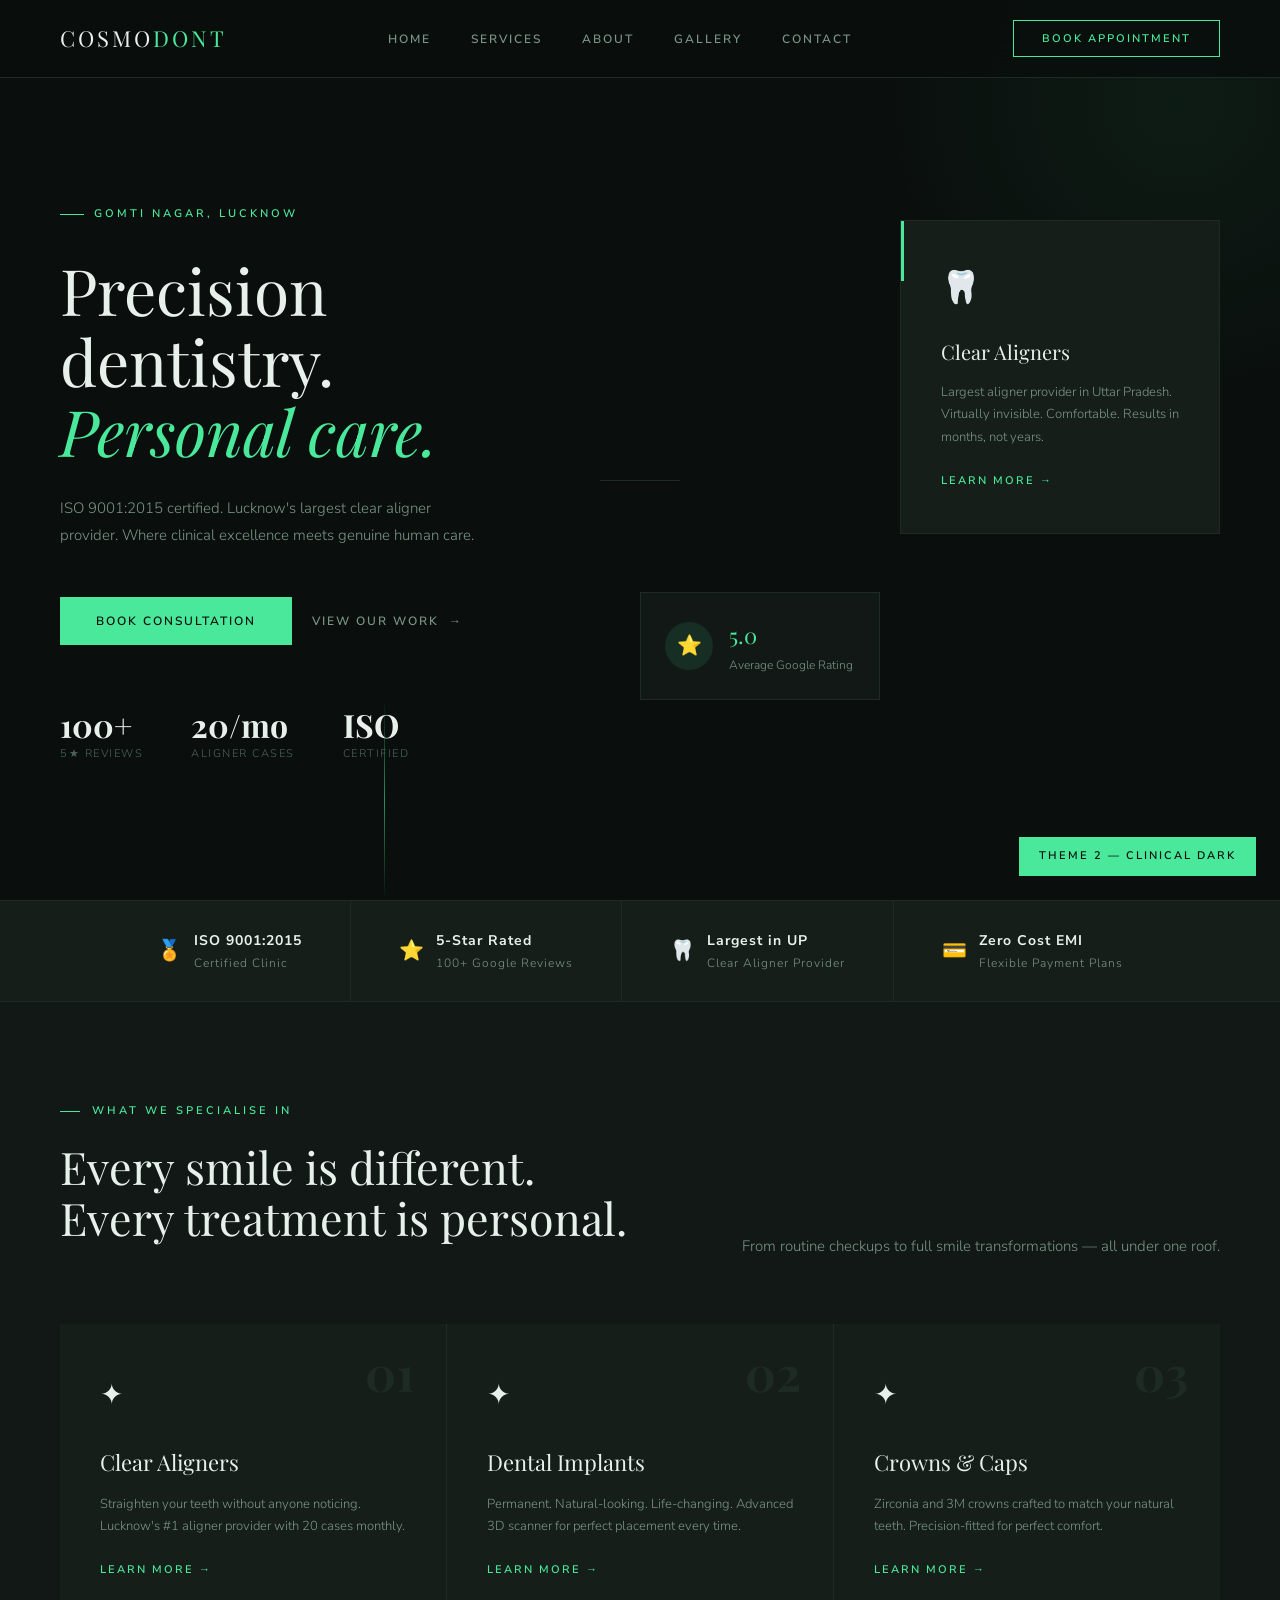
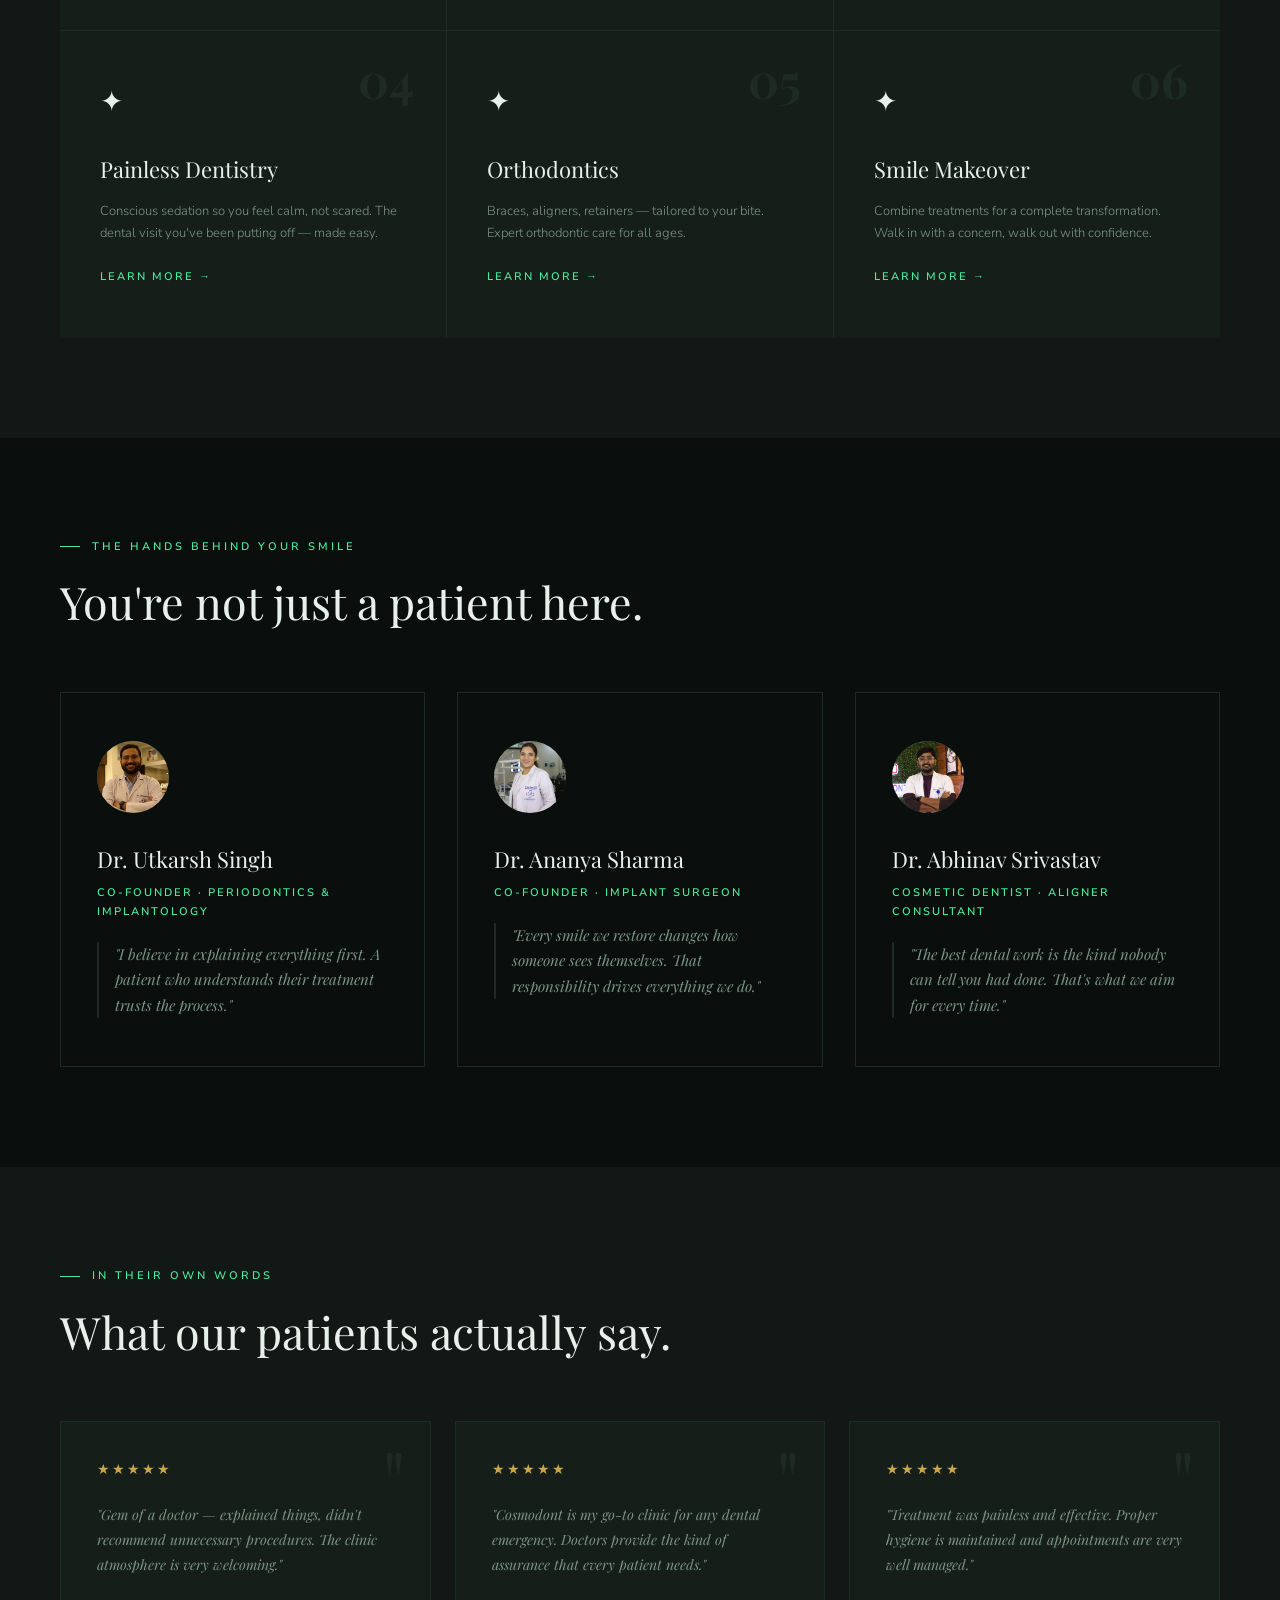
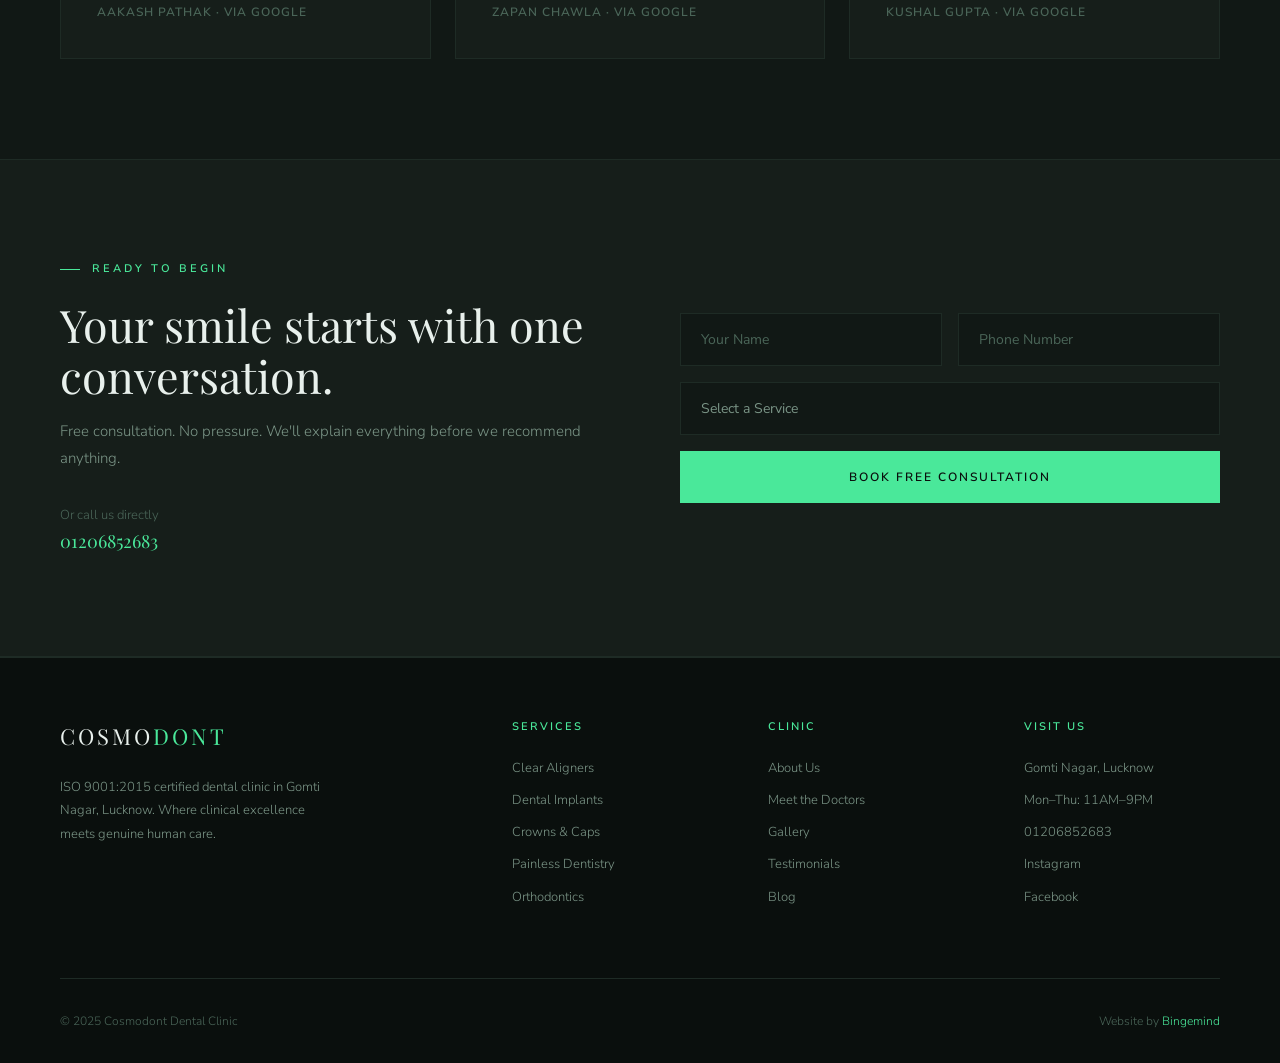
<file: cosmodont-theme2.html>
<!DOCTYPE html>
<html lang="en">
<head>
<meta charset="UTF-8">
<meta name="viewport" content="width=device-width, initial-scale=1.0">
<title>Cosmodont — Theme 2: Clinical Luxury Dark</title>
<link rel="preconnect" href="https://fonts.googleapis.com">
<link href="https://fonts.googleapis.com/css2?family=Playfair+Display:ital,wght@0,400;0,700;1,400&family=Nunito+Sans:wght@300;400;600&display=swap" rel="stylesheet">
<style>
  *, *::before, *::after { box-sizing: border-box; margin: 0; padding: 0; }

  :root {
    --bg: #0A0F0D;
    --surface: #111815;
    --card: #161E1A;
    --border: #1E2B25;
    --accent: #4AE89A;
    --accent-dim: #2A8F5E;
    --gold: #C9A84C;
    --text: #E8F0EC;
    --text-muted: #7A9486;
    --text-dim: #4A6558;
    --display: 'Playfair Display', serif;
    --body: 'Nunito Sans', sans-serif;
  }

  html { scroll-behavior: smooth; }

  body {
    background: var(--bg);
    color: var(--text);
    font-family: var(--body);
    font-weight: 300;
    line-height: 1.7;
    overflow-x: hidden;
  }

  /* ── NAVBAR ── */
  nav {
    position: fixed;
    top: 0; left: 0; right: 0;
    z-index: 100;
    display: flex;
    align-items: center;
    justify-content: space-between;
    padding: 20px 60px;
    background: rgba(10,15,13,0.85);
    backdrop-filter: blur(20px);
    border-bottom: 1px solid var(--border);
  }

  .nav-logo {
    font-family: var(--display);
    font-size: 22px;
    letter-spacing: 3px;
    text-transform: uppercase;
    color: var(--text);
  }

  .nav-logo span {
    color: var(--accent);
  }

  .nav-links {
    display: flex;
    gap: 40px;
    list-style: none;
  }

  .nav-links a {
    text-decoration: none;
    color: var(--text-muted);
    font-size: 12px;
    letter-spacing: 2px;
    text-transform: uppercase;
    font-weight: 600;
    transition: color 0.3s;
  }

  .nav-links a:hover { color: var(--accent); }

  .nav-cta {
    background: transparent;
    border: 1px solid var(--accent);
    color: var(--accent);
    padding: 10px 28px;
    font-size: 11px;
    letter-spacing: 2px;
    text-transform: uppercase;
    font-weight: 600;
    cursor: pointer;
    font-family: var(--body);
    transition: all 0.3s;
  }

  .nav-cta:hover {
    background: var(--accent);
    color: var(--bg);
  }

  /* ── HERO ── */
  .hero {
    min-height: 100vh;
    display: grid;
    grid-template-columns: 1fr 1fr;
    align-items: center;
    padding: 120px 60px 60px;
    position: relative;
    overflow: hidden;
  }

  .hero::before {
    content: '';
    position: absolute;
    top: -200px; right: -200px;
    width: 600px; height: 600px;
    background: radial-gradient(circle, rgba(74,232,154,0.06) 0%, transparent 70%);
    pointer-events: none;
  }

  .hero::after {
    content: '';
    position: absolute;
    bottom: 0; left: 30%;
    width: 1px; height: 200px;
    background: linear-gradient(to bottom, transparent, var(--accent-dim), transparent);
  }

  .hero-left { padding-right: 80px; }

  .hero-tag {
    display: inline-flex;
    align-items: center;
    gap: 10px;
    font-size: 11px;
    letter-spacing: 3px;
    text-transform: uppercase;
    color: var(--accent);
    font-weight: 600;
    margin-bottom: 32px;
  }

  .hero-tag::before {
    content: '';
    width: 24px; height: 1px;
    background: var(--accent);
  }

  .hero-h1 {
    font-family: var(--display);
    font-size: clamp(48px, 5vw, 72px);
    line-height: 1.1;
    font-weight: 400;
    margin-bottom: 28px;
    color: var(--text);
  }

  .hero-h1 em {
    font-style: italic;
    color: var(--accent);
  }

  .hero-sub {
    font-size: 15px;
    color: var(--text-muted);
    margin-bottom: 48px;
    max-width: 420px;
    line-height: 1.8;
  }

  .hero-actions {
    display: flex;
    gap: 20px;
    align-items: center;
    margin-bottom: 64px;
  }

  .btn-primary {
    background: var(--accent);
    color: var(--bg);
    border: none;
    padding: 16px 36px;
    font-size: 12px;
    letter-spacing: 2px;
    text-transform: uppercase;
    font-weight: 600;
    cursor: pointer;
    font-family: var(--body);
    transition: all 0.3s;
  }

  .btn-primary:hover { background: #6AEDB0; }

  .btn-ghost {
    background: transparent;
    color: var(--text-muted);
    border: none;
    padding: 16px 0;
    font-size: 12px;
    letter-spacing: 2px;
    text-transform: uppercase;
    font-weight: 600;
    cursor: pointer;
    font-family: var(--body);
    display: flex;
    align-items: center;
    gap: 10px;
    transition: color 0.3s;
  }

  .btn-ghost::after {
    content: '→';
    transition: transform 0.3s;
  }

  .btn-ghost:hover { color: var(--text); }
  .btn-ghost:hover::after { transform: translateX(4px); }

  .hero-stats {
    display: flex;
    gap: 48px;
  }

  .stat-item {}

  .stat-num {
    font-family: var(--display);
    font-size: 32px;
    color: var(--text);
    font-weight: 700;
    line-height: 1;
  }

  .stat-label {
    font-size: 11px;
    letter-spacing: 1.5px;
    text-transform: uppercase;
    color: var(--text-dim);
    margin-top: 4px;
  }

  .hero-right {
    position: relative;
    height: 600px;
  }

  .hero-card-main {
    position: absolute;
    top: 40px; right: 0;
    width: 320px;
    background: var(--card);
    border: 1px solid var(--border);
    padding: 40px;
  }

  .hero-card-main::before {
    content: '';
    position: absolute;
    top: 0; left: 0;
    width: 3px; height: 60px;
    background: var(--accent);
  }

  .card-icon {
    font-size: 32px;
    margin-bottom: 20px;
  }

  .card-title {
    font-family: var(--display);
    font-size: 20px;
    margin-bottom: 12px;
    font-weight: 400;
  }

  .card-text {
    font-size: 13px;
    color: var(--text-muted);
    line-height: 1.7;
  }

  .hero-card-float {
    position: absolute;
    bottom: 80px; left: 0;
    width: 240px;
    background: var(--surface);
    border: 1px solid var(--border);
    padding: 24px;
    display: flex;
    align-items: center;
    gap: 16px;
  }

  .float-icon {
    width: 48px; height: 48px;
    background: rgba(74,232,154,0.1);
    border-radius: 50%;
    display: flex;
    align-items: center;
    justify-content: center;
    font-size: 20px;
    flex-shrink: 0;
  }

  .float-text { font-size: 12px; color: var(--text-muted); }
  .float-num { font-family: var(--display); font-size: 22px; color: var(--accent); }

  .hero-line {
    position: absolute;
    top: 50%; left: -40px;
    width: 80px; height: 1px;
    background: var(--border);
  }

  /* ── SECTION COMMON ── */
  section { padding: 100px 60px; }

  .section-tag {
    font-size: 11px;
    letter-spacing: 3px;
    text-transform: uppercase;
    color: var(--accent);
    font-weight: 600;
    margin-bottom: 20px;
    display: flex;
    align-items: center;
    gap: 12px;
  }

  .section-tag::before {
    content: '';
    width: 20px; height: 1px;
    background: var(--accent);
  }

  .section-h2 {
    font-family: var(--display);
    font-size: clamp(32px, 3.5vw, 52px);
    font-weight: 400;
    line-height: 1.15;
    margin-bottom: 16px;
  }

  .section-sub {
    font-size: 15px;
    color: var(--text-muted);
    max-width: 520px;
    line-height: 1.8;
  }

  /* ── SERVICES ── */
  .services { background: var(--surface); }

  .services-header {
    display: flex;
    justify-content: space-between;
    align-items: flex-end;
    margin-bottom: 64px;
  }

  .services-grid {
    display: grid;
    grid-template-columns: repeat(3, 1fr);
    gap: 1px;
    background: var(--border);
  }

  .service-card {
    background: var(--card);
    padding: 48px 40px;
    position: relative;
    overflow: hidden;
    transition: background 0.3s;
    cursor: pointer;
  }

  .service-card::after {
    content: '';
    position: absolute;
    bottom: 0; left: 40px;
    width: 0; height: 2px;
    background: var(--accent);
    transition: width 0.4s;
  }

  .service-card:hover { background: #1A2420; }
  .service-card:hover::after { width: calc(100% - 80px); }

  .service-num {
    font-family: var(--display);
    font-size: 48px;
    font-weight: 700;
    color: var(--border);
    position: absolute;
    top: 24px; right: 32px;
    line-height: 1;
  }

  .service-icon { font-size: 28px; margin-bottom: 24px; }

  .service-name {
    font-family: var(--display);
    font-size: 22px;
    font-weight: 400;
    margin-bottom: 12px;
  }

  .service-desc {
    font-size: 13px;
    color: var(--text-muted);
    line-height: 1.7;
  }

  .service-link {
    display: inline-flex;
    align-items: center;
    gap: 8px;
    font-size: 11px;
    letter-spacing: 2px;
    text-transform: uppercase;
    color: var(--accent);
    font-weight: 600;
    margin-top: 24px;
    text-decoration: none;
  }

  /* ── DOCTORS ── */
  .doctors-grid {
    display: grid;
    grid-template-columns: repeat(3, 1fr);
    gap: 32px;
    margin-top: 64px;
  }

  .doctor-card {
    border: 1px solid var(--border);
    padding: 48px 36px;
    position: relative;
  }

  .doctor-avatar {
    width: 72px; height: 72px;
    border-radius: 50%;
    background: linear-gradient(135deg, var(--accent-dim), var(--border));
    display: flex;
    align-items: center;
    justify-content: center;
    font-family: var(--display);
    font-size: 24px;
    color: var(--text);
    margin-bottom: 28px;
    font-weight: 400;
    overflow: hidden;
  }
  .doctor-avatar img {
    width: 100%; height: 100%; object-fit: cover; object-position: top;
  }

  .doctor-name {
    font-family: var(--display);
    font-size: 22px;
    font-weight: 400;
    margin-bottom: 6px;
  }

  .doctor-role {
    font-size: 11px;
    letter-spacing: 2px;
    text-transform: uppercase;
    color: var(--accent);
    font-weight: 600;
    margin-bottom: 20px;
  }

  .doctor-quote {
    font-style: italic;
    font-family: var(--display);
    font-size: 15px;
    color: var(--text-muted);
    line-height: 1.7;
    border-left: 2px solid var(--border);
    padding-left: 16px;
  }

  /* ── TESTIMONIALS ── */
  .testimonials { background: var(--surface); }

  .testimonials-grid {
    display: grid;
    grid-template-columns: repeat(3, 1fr);
    gap: 24px;
    margin-top: 64px;
  }

  .testimonial-card {
    background: var(--card);
    border: 1px solid var(--border);
    padding: 36px;
    position: relative;
  }

  .testimonial-card::before {
    content: '"';
    font-family: var(--display);
    font-size: 80px;
    color: var(--border);
    position: absolute;
    top: 16px; right: 24px;
    line-height: 1;
  }

  .stars {
    color: var(--gold);
    font-size: 14px;
    letter-spacing: 2px;
    margin-bottom: 20px;
  }

  .testimonial-text {
    font-size: 14px;
    color: var(--text-muted);
    line-height: 1.8;
    margin-bottom: 24px;
    font-style: italic;
    font-family: var(--display);
  }

  .testimonial-author {
    font-size: 12px;
    letter-spacing: 1px;
    color: var(--text-dim);
    text-transform: uppercase;
    font-weight: 600;
  }

  /* ── CTA ── */
  .cta-section {
    background: var(--card);
    border-top: 1px solid var(--border);
    border-bottom: 1px solid var(--border);
    display: grid;
    grid-template-columns: 1fr 1fr;
    gap: 80px;
    align-items: center;
    padding: 100px 60px;
  }

  .cta-form { display: flex; flex-direction: column; gap: 16px; }

  .form-row { display: grid; grid-template-columns: 1fr 1fr; gap: 16px; }

  .form-input {
    background: var(--surface);
    border: 1px solid var(--border);
    color: var(--text);
    padding: 16px 20px;
    font-family: var(--body);
    font-size: 14px;
    outline: none;
    transition: border-color 0.3s;
  }

  .form-input:focus { border-color: var(--accent); }
  .form-input::placeholder { color: var(--text-dim); }

  .form-select {
    background: var(--surface);
    border: 1px solid var(--border);
    color: var(--text-muted);
    padding: 16px 20px;
    font-family: var(--body);
    font-size: 14px;
    outline: none;
    appearance: none;
    cursor: pointer;
  }

  .form-submit {
    background: var(--accent);
    color: var(--bg);
    border: none;
    padding: 18px;
    font-size: 12px;
    letter-spacing: 2px;
    text-transform: uppercase;
    font-weight: 600;
    cursor: pointer;
    font-family: var(--body);
    transition: background 0.3s;
  }

  .form-submit:hover { background: #6AEDB0; }

  /* ── FOOTER ── */
  footer {
    background: var(--bg);
    border-top: 1px solid var(--border);
    padding: 60px 60px 32px;
  }

  .footer-top {
    display: grid;
    grid-template-columns: 2fr 1fr 1fr 1fr;
    gap: 60px;
    margin-bottom: 60px;
  }

  .footer-brand p {
    font-size: 13px;
    color: var(--text-muted);
    margin-top: 20px;
    max-width: 260px;
    line-height: 1.8;
  }

  .footer-col h4 {
    font-size: 11px;
    letter-spacing: 2px;
    text-transform: uppercase;
    color: var(--accent);
    font-weight: 600;
    margin-bottom: 20px;
  }

  .footer-col ul { list-style: none; }

  .footer-col li {
    font-size: 13px;
    color: var(--text-muted);
    margin-bottom: 10px;
  }

  .footer-bottom {
    display: flex;
    justify-content: space-between;
    align-items: center;
    padding-top: 32px;
    border-top: 1px solid var(--border);
    font-size: 12px;
    color: var(--text-dim);
  }

  .footer-bottom a { color: var(--accent); text-decoration: none; }

  /* ── TRUST BAR ── */
  .trust-bar {
    background: var(--card);
    border-top: 1px solid var(--border);
    border-bottom: 1px solid var(--border);
    display: flex;
    justify-content: center;
    gap: 0;
    padding: 0;
  }

  .trust-item {
    display: flex;
    align-items: center;
    gap: 12px;
    padding: 28px 48px;
    border-right: 1px solid var(--border);
  }

  .trust-item:last-child { border-right: none; }

  .trust-icon { font-size: 20px; }

  .trust-text { font-size: 12px; letter-spacing: 1px; color: var(--text-muted); }
  .trust-text strong { color: var(--text); display: block; font-size: 14px; }

  /* ── LABEL ── */
  .theme-label {
    position: fixed;
    bottom: 24px; right: 24px;
    background: var(--accent);
    color: var(--bg);
    padding: 10px 20px;
    font-size: 11px;
    letter-spacing: 2px;
    text-transform: uppercase;
    font-weight: 600;
    z-index: 999;
  }

  /* ── RESPONSIVE ── */
  @media (max-width: 1024px) {
    nav { padding: 20px 32px; }
    .hero { padding: 120px 32px 60px; gap: 40px; }
    .hero-left { padding-right: 0; }
    section { padding: 80px 32px; }
    .cta-section { padding: 80px 32px; gap: 48px; }
    footer { padding: 60px 32px 32px; }
    .footer-top { grid-template-columns: 1fr 1fr 1fr; gap: 40px; }
    .trust-item { padding: 20px 28px; }
  }

  @media (max-width: 768px) {
    nav { padding: 16px 20px; }
    .nav-links, .nav-cta { display: none; }

    .hero {
      grid-template-columns: 1fr;
      padding: 110px 20px 56px;
      min-height: auto;
    }
    .hero-right { display: none; }
    .hero-actions { flex-wrap: wrap; gap: 12px; }
    .hero-stats { gap: 28px; }

    .trust-bar { flex-wrap: wrap; }
    .trust-item {
      flex: 0 0 50%;
      border-right: none;
      border-bottom: 1px solid var(--border);
      padding: 20px 24px;
    }
    .trust-item:nth-child(odd) { border-right: 1px solid var(--border); }
    .trust-item:nth-last-child(-n+2) { border-bottom: none; }

    .services-header { flex-direction: column; gap: 20px; align-items: flex-start; }
    .services-grid { grid-template-columns: 1fr; }

    .doctors-grid { grid-template-columns: 1fr; gap: 20px; margin-top: 40px; }

    .testimonials-grid { grid-template-columns: 1fr; }

    .cta-section {
      grid-template-columns: 1fr;
      padding: 60px 20px;
      gap: 40px;
    }
    .form-row { grid-template-columns: 1fr; }

    .footer-top { grid-template-columns: 1fr 1fr; gap: 24px; margin-bottom: 40px; }
    .footer-bottom { flex-direction: column; gap: 8px; text-align: center; }
    footer { padding: 48px 20px 24px; }

    section { padding: 60px 20px !important; }
  }

  @media (max-width: 480px) {
    nav { padding: 14px 16px; }
    .hero { padding: 100px 16px 48px; }
    .hero-stats { flex-wrap: wrap; gap: 16px; }
    .trust-item { flex: 0 0 100%; border-right: none !important; border-bottom: 1px solid var(--border); }
    .trust-item:last-child { border-bottom: none; }
    .footer-top { grid-template-columns: 1fr; }
    section { padding: 48px 16px !important; }
    .cta-section { padding: 48px 16px; }
    footer { padding: 40px 16px 24px; }
  }

</style>
</head>
<body>


<div class="theme-label">Theme 2 — Clinical Dark</div>

<!-- NAVBAR -->
<nav>
  <div class="nav-logo">COSMO<span>DONT</span></div>
  <ul class="nav-links">
    <li><a href="#">Home</a></li>
    <li><a href="#">Services</a></li>
    <li><a href="#">About</a></li>
    <li><a href="#">Gallery</a></li>
    <li><a href="#">Contact</a></li>
  </ul>
  <button class="nav-cta">Book Appointment</button>
</nav>

<!-- HERO -->
<section class="hero">
  <div class="hero-left">
    <div class="hero-tag">Gomti Nagar, Lucknow</div>
    <h1 class="hero-h1">
      Precision dentistry.<br>
      <em>Personal care.</em>
    </h1>
    <p class="hero-sub">ISO 9001:2015 certified. Lucknow's largest clear aligner provider. Where clinical excellence meets genuine human care.</p>
    <div class="hero-actions">
      <button class="btn-primary">Book Consultation</button>
      <button class="btn-ghost">View Our Work</button>
    </div>
    <div class="hero-stats">
      <div class="stat-item">
        <div class="stat-num">100+</div>
        <div class="stat-label">5★ Reviews</div>
      </div>
      <div class="stat-item">
        <div class="stat-num">20/mo</div>
        <div class="stat-label">Aligner Cases</div>
      </div>
      <div class="stat-item">
        <div class="stat-num">ISO</div>
        <div class="stat-label">Certified</div>
      </div>
    </div>
  </div>

  <div class="hero-right">
    <div class="hero-card-main">
      <div class="card-icon">🦷</div>
      <div class="card-title">Clear Aligners</div>
      <p class="card-text">Largest aligner provider in Uttar Pradesh. Virtually invisible. Comfortable. Results in months, not years.</p>
      <a href="#" class="service-link">Learn More →</a>
    </div>
    <div class="hero-card-float">
      <div class="float-icon">⭐</div>
      <div>
        <div class="float-num">5.0</div>
        <div class="float-text">Average Google Rating</div>
      </div>
    </div>
    <div class="hero-line"></div>
  </div>
</section>

<!-- TRUST BAR -->
<div class="trust-bar">
  <div class="trust-item">
    <div class="trust-icon">🏅</div>
    <div class="trust-text"><strong>ISO 9001:2015</strong>Certified Clinic</div>
  </div>
  <div class="trust-item">
    <div class="trust-icon">⭐</div>
    <div class="trust-text"><strong>5-Star Rated</strong>100+ Google Reviews</div>
  </div>
  <div class="trust-item">
    <div class="trust-icon">🦷</div>
    <div class="trust-text"><strong>Largest in UP</strong>Clear Aligner Provider</div>
  </div>
  <div class="trust-item">
    <div class="trust-icon">💳</div>
    <div class="trust-text"><strong>Zero Cost EMI</strong>Flexible Payment Plans</div>
  </div>
</div>

<!-- SERVICES -->
<section class="services">
  <div class="services-header">
    <div>
      <div class="section-tag">What We Specialise In</div>
      <h2 class="section-h2">Every smile is different.<br>Every treatment is personal.</h2>
    </div>
    <p class="section-sub">From routine checkups to full smile transformations — all under one roof.</p>
  </div>
  <div class="services-grid">
    <div class="service-card">
      <div class="service-num">01</div>
      <div class="service-icon">✦</div>
      <div class="service-name">Clear Aligners</div>
      <p class="service-desc">Straighten your teeth without anyone noticing. Lucknow's #1 aligner provider with 20 cases monthly.</p>
      <a href="#" class="service-link">Learn More →</a>
    </div>
    <div class="service-card">
      <div class="service-num">02</div>
      <div class="service-icon">✦</div>
      <div class="service-name">Dental Implants</div>
      <p class="service-desc">Permanent. Natural-looking. Life-changing. Advanced 3D scanner for perfect placement every time.</p>
      <a href="#" class="service-link">Learn More →</a>
    </div>
    <div class="service-card">
      <div class="service-num">03</div>
      <div class="service-icon">✦</div>
      <div class="service-name">Crowns & Caps</div>
      <p class="service-desc">Zirconia and 3M crowns crafted to match your natural teeth. Precision-fitted for perfect comfort.</p>
      <a href="#" class="service-link">Learn More →</a>
    </div>
    <div class="service-card">
      <div class="service-num">04</div>
      <div class="service-icon">✦</div>
      <div class="service-name">Painless Dentistry</div>
      <p class="service-desc">Conscious sedation so you feel calm, not scared. The dental visit you've been putting off — made easy.</p>
      <a href="#" class="service-link">Learn More →</a>
    </div>
    <div class="service-card">
      <div class="service-num">05</div>
      <div class="service-icon">✦</div>
      <div class="service-name">Orthodontics</div>
      <p class="service-desc">Braces, aligners, retainers — tailored to your bite. Expert orthodontic care for all ages.</p>
      <a href="#" class="service-link">Learn More →</a>
    </div>
    <div class="service-card">
      <div class="service-num">06</div>
      <div class="service-icon">✦</div>
      <div class="service-name">Smile Makeover</div>
      <p class="service-desc">Combine treatments for a complete transformation. Walk in with a concern, walk out with confidence.</p>
      <a href="#" class="service-link">Learn More →</a>
    </div>
  </div>
</section>

<!-- DOCTORS -->
<section style="padding: 100px 60px; background: var(--bg);">
  <div class="section-tag">The Hands Behind Your Smile</div>
  <h2 class="section-h2">You're not just a patient here.</h2>
  <div class="doctors-grid">
    <div class="doctor-card">
      <div class="doctor-avatar"><img src="Dr.-Utkarsh-Singh.jpg" alt="Dr. Utkarsh Singh"></div>
      <div class="doctor-name">Dr. Utkarsh Singh</div>
      <div class="doctor-role">Co-Founder · Periodontics & Implantology</div>
      <p class="doctor-quote">"I believe in explaining everything first. A patient who understands their treatment trusts the process."</p>
    </div>
    <div class="doctor-card">
      <div class="doctor-avatar"><img src="Ananya.jpg" alt="Dr. Ananya Sharma"></div>
      <div class="doctor-name">Dr. Ananya Sharma</div>
      <div class="doctor-role">Co-Founder · Implant Surgeon</div>
      <p class="doctor-quote">"Every smile we restore changes how someone sees themselves. That responsibility drives everything we do."</p>
    </div>
    <div class="doctor-card">
      <div class="doctor-avatar"><img src="Abhinav.jpg" alt="Dr. Abhinav Srivastav"></div>
      <div class="doctor-name">Dr. Abhinav Srivastav</div>
      <div class="doctor-role">Cosmetic Dentist · Aligner Consultant</div>
      <p class="doctor-quote">"The best dental work is the kind nobody can tell you had done. That's what we aim for every time."</p>
    </div>
  </div>
</section>

<!-- TESTIMONIALS -->
<section class="testimonials">
  <div class="section-tag">In Their Own Words</div>
  <h2 class="section-h2">What our patients actually say.</h2>
  <div class="testimonials-grid">
    <div class="testimonial-card">
      <div class="stars">★★★★★</div>
      <p class="testimonial-text">"Gem of a doctor — explained things, didn't recommend unnecessary procedures. The clinic atmosphere is very welcoming."</p>
      <div class="testimonial-author">Aakash Pathak · via Google</div>
    </div>
    <div class="testimonial-card">
      <div class="stars">★★★★★</div>
      <p class="testimonial-text">"Cosmodont is my go-to clinic for any dental emergency. Doctors provide the kind of assurance that every patient needs."</p>
      <div class="testimonial-author">Zapan Chawla · via Google</div>
    </div>
    <div class="testimonial-card">
      <div class="stars">★★★★★</div>
      <p class="testimonial-text">"Treatment was painless and effective. Proper hygiene is maintained and appointments are very well managed."</p>
      <div class="testimonial-author">Kushal Gupta · via Google</div>
    </div>
  </div>
</section>

<!-- CTA / BOOK -->
<div class="cta-section">
  <div>
    <div class="section-tag">Ready to Begin</div>
    <h2 class="section-h2">Your smile starts with one conversation.</h2>
    <p style="color: var(--text-muted); font-size: 15px; margin-top: 16px; line-height: 1.8;">Free consultation. No pressure. We'll explain everything before we recommend anything.</p>
    <p style="color: var(--text-dim); font-size: 13px; margin-top: 32px;">Or call us directly<br>
    <span style="color: var(--accent); font-size: 18px; font-family: var(--display);">01206852683</span></p>
  </div>
  <div class="cta-form">
    <div class="form-row">
      <input class="form-input" type="text" placeholder="Your Name">
      <input class="form-input" type="tel" placeholder="Phone Number">
    </div>
    <select class="form-select">
      <option>Select a Service</option>
      <option>Clear Aligners</option>
      <option>Dental Implants</option>
      <option>Crowns & Caps</option>
      <option>Orthodontics</option>
      <option>General Checkup</option>
    </select>
    <button class="form-submit">Book Free Consultation</button>
  </div>
</div>

<!-- FOOTER -->
<footer>
  <div class="footer-top">
    <div class="footer-brand">
      <div class="nav-logo">COSMO<span style="color: var(--accent);">DONT</span></div>
      <p>ISO 9001:2015 certified dental clinic in Gomti Nagar, Lucknow. Where clinical excellence meets genuine human care.</p>
    </div>
    <div class="footer-col">
      <h4>Services</h4>
      <ul>
        <li>Clear Aligners</li>
        <li>Dental Implants</li>
        <li>Crowns & Caps</li>
        <li>Painless Dentistry</li>
        <li>Orthodontics</li>
      </ul>
    </div>
    <div class="footer-col">
      <h4>Clinic</h4>
      <ul>
        <li>About Us</li>
        <li>Meet the Doctors</li>
        <li>Gallery</li>
        <li>Testimonials</li>
        <li>Blog</li>
      </ul>
    </div>
    <div class="footer-col">
      <h4>Visit Us</h4>
      <ul>
        <li>Gomti Nagar, Lucknow</li>
        <li>Mon–Thu: 11AM–9PM</li>
        <li>01206852683</li>
        <li>Instagram</li>
        <li>Facebook</li>
      </ul>
    </div>
  </div>
  <div class="footer-bottom">
    <span>© 2025 Cosmodont Dental Clinic</span>
    <span>Website by <a href="#">Bingemind</a></span>
  </div>
</footer>


</body>
</html>
</file>
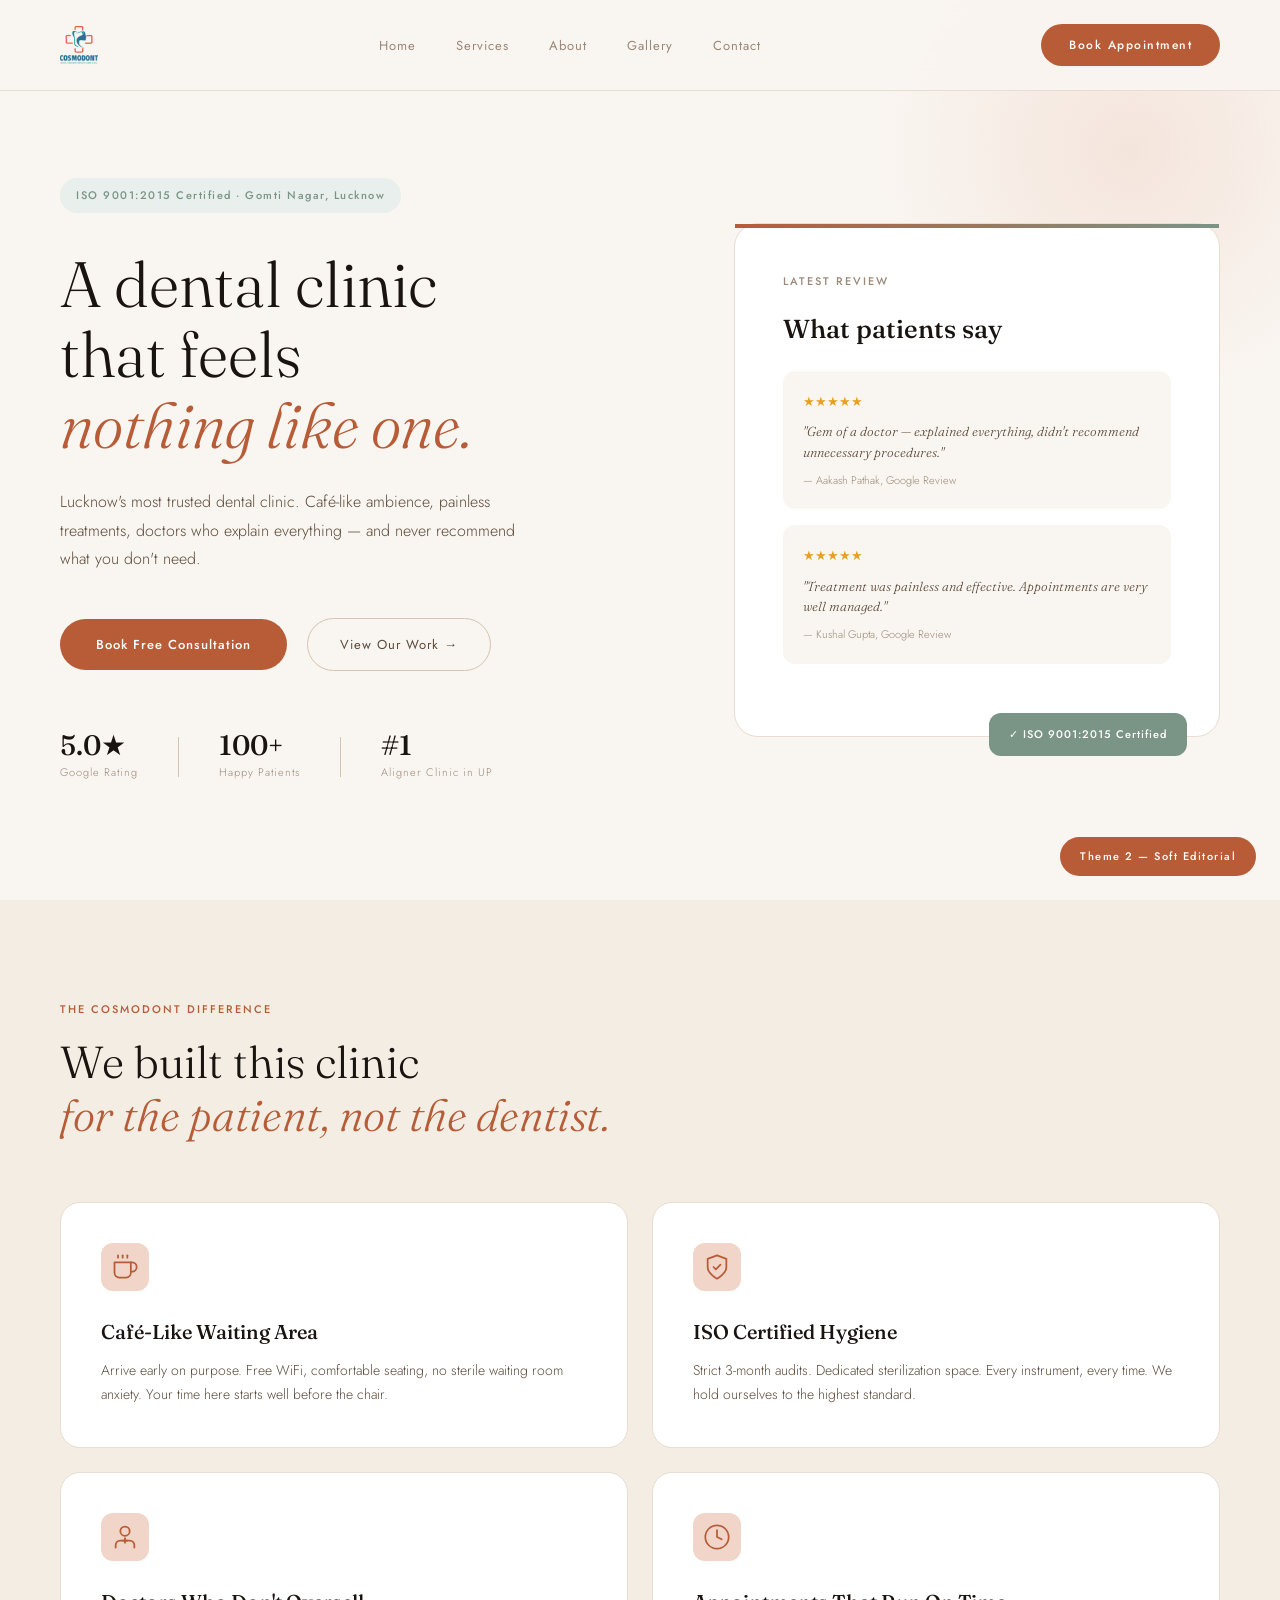
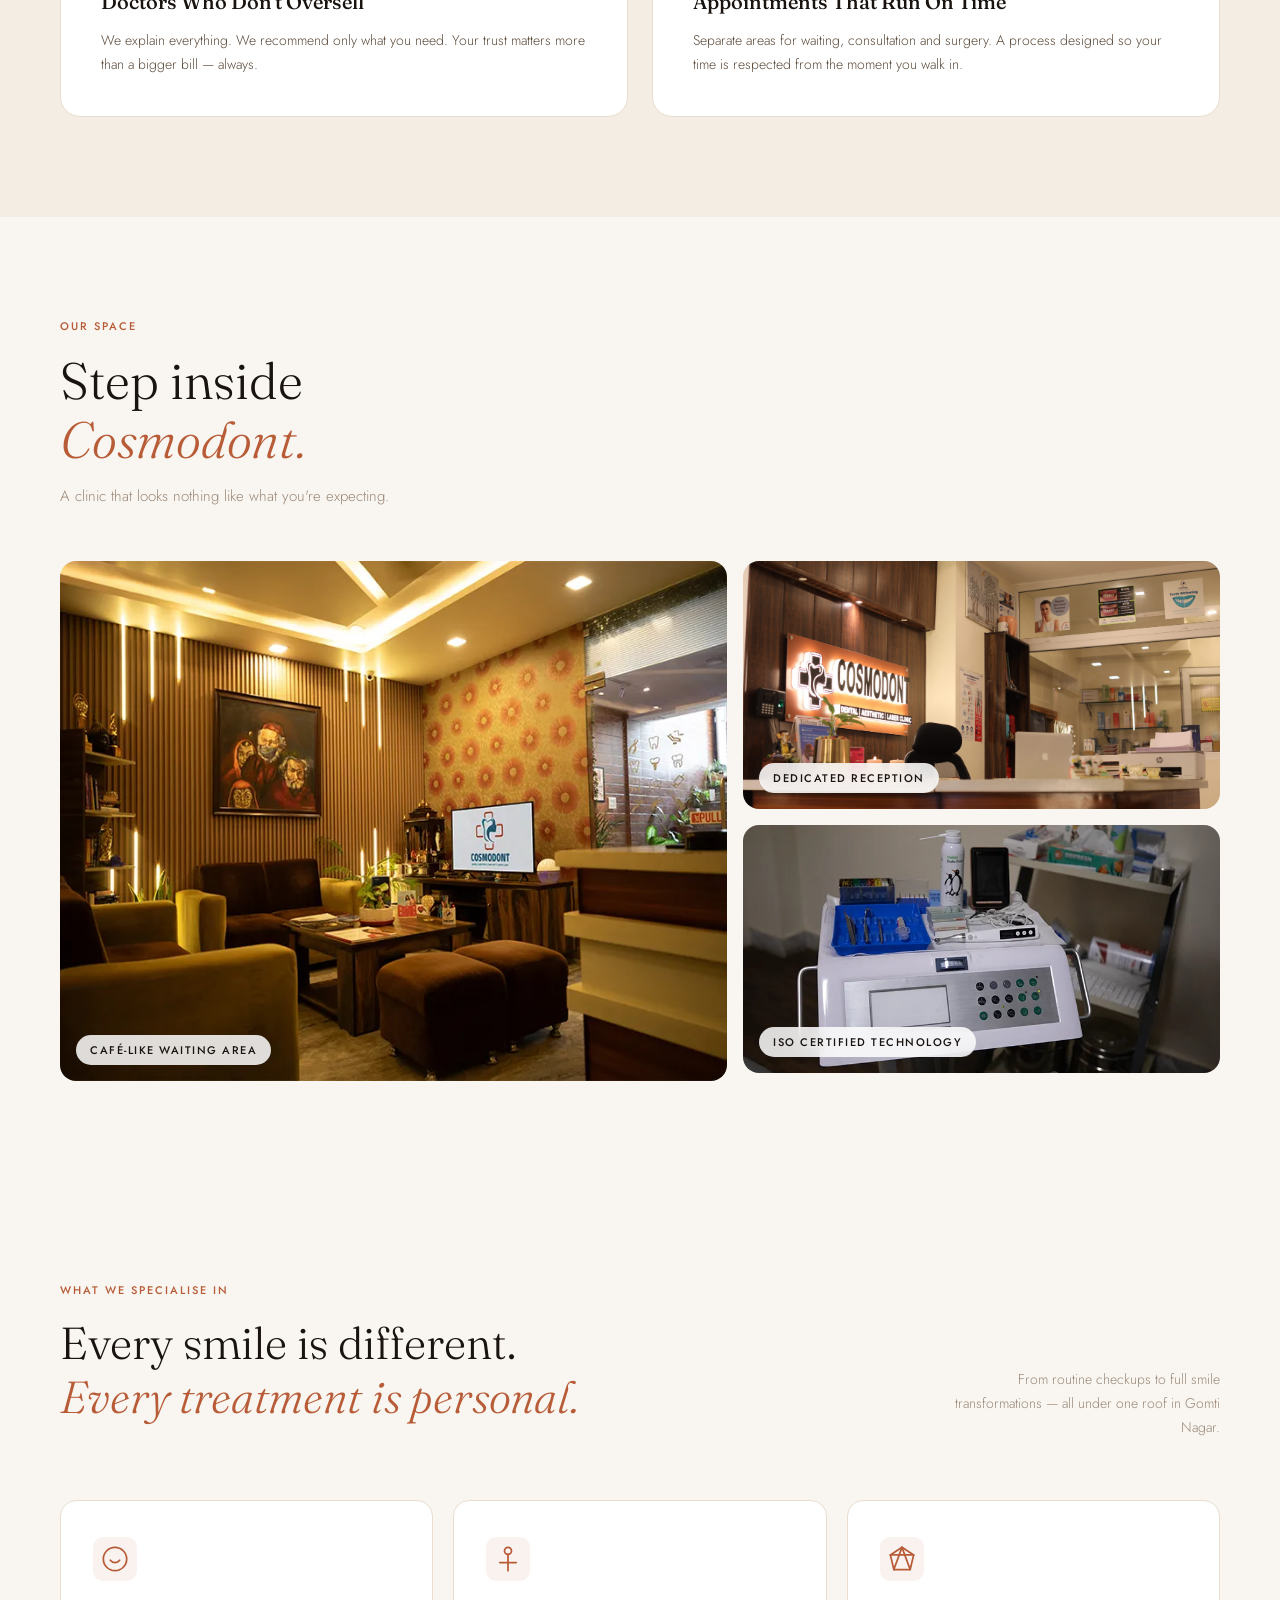
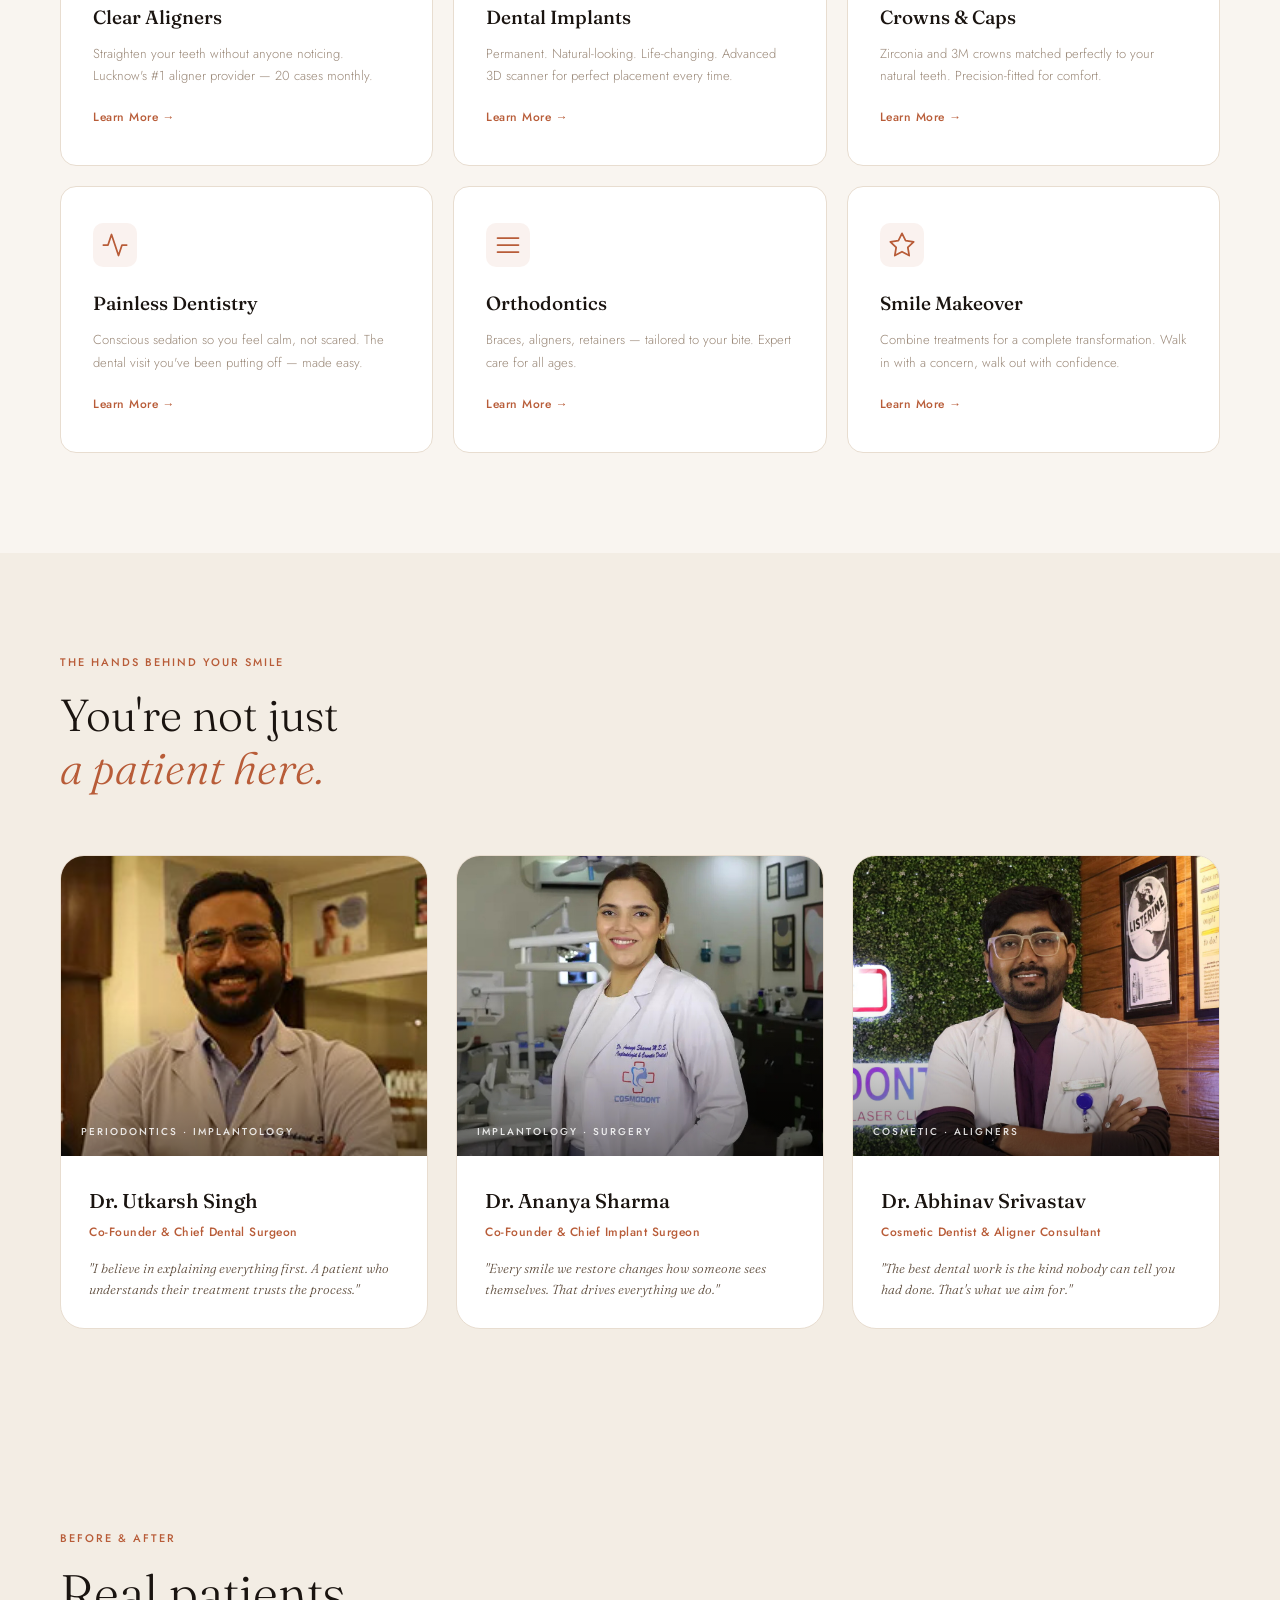
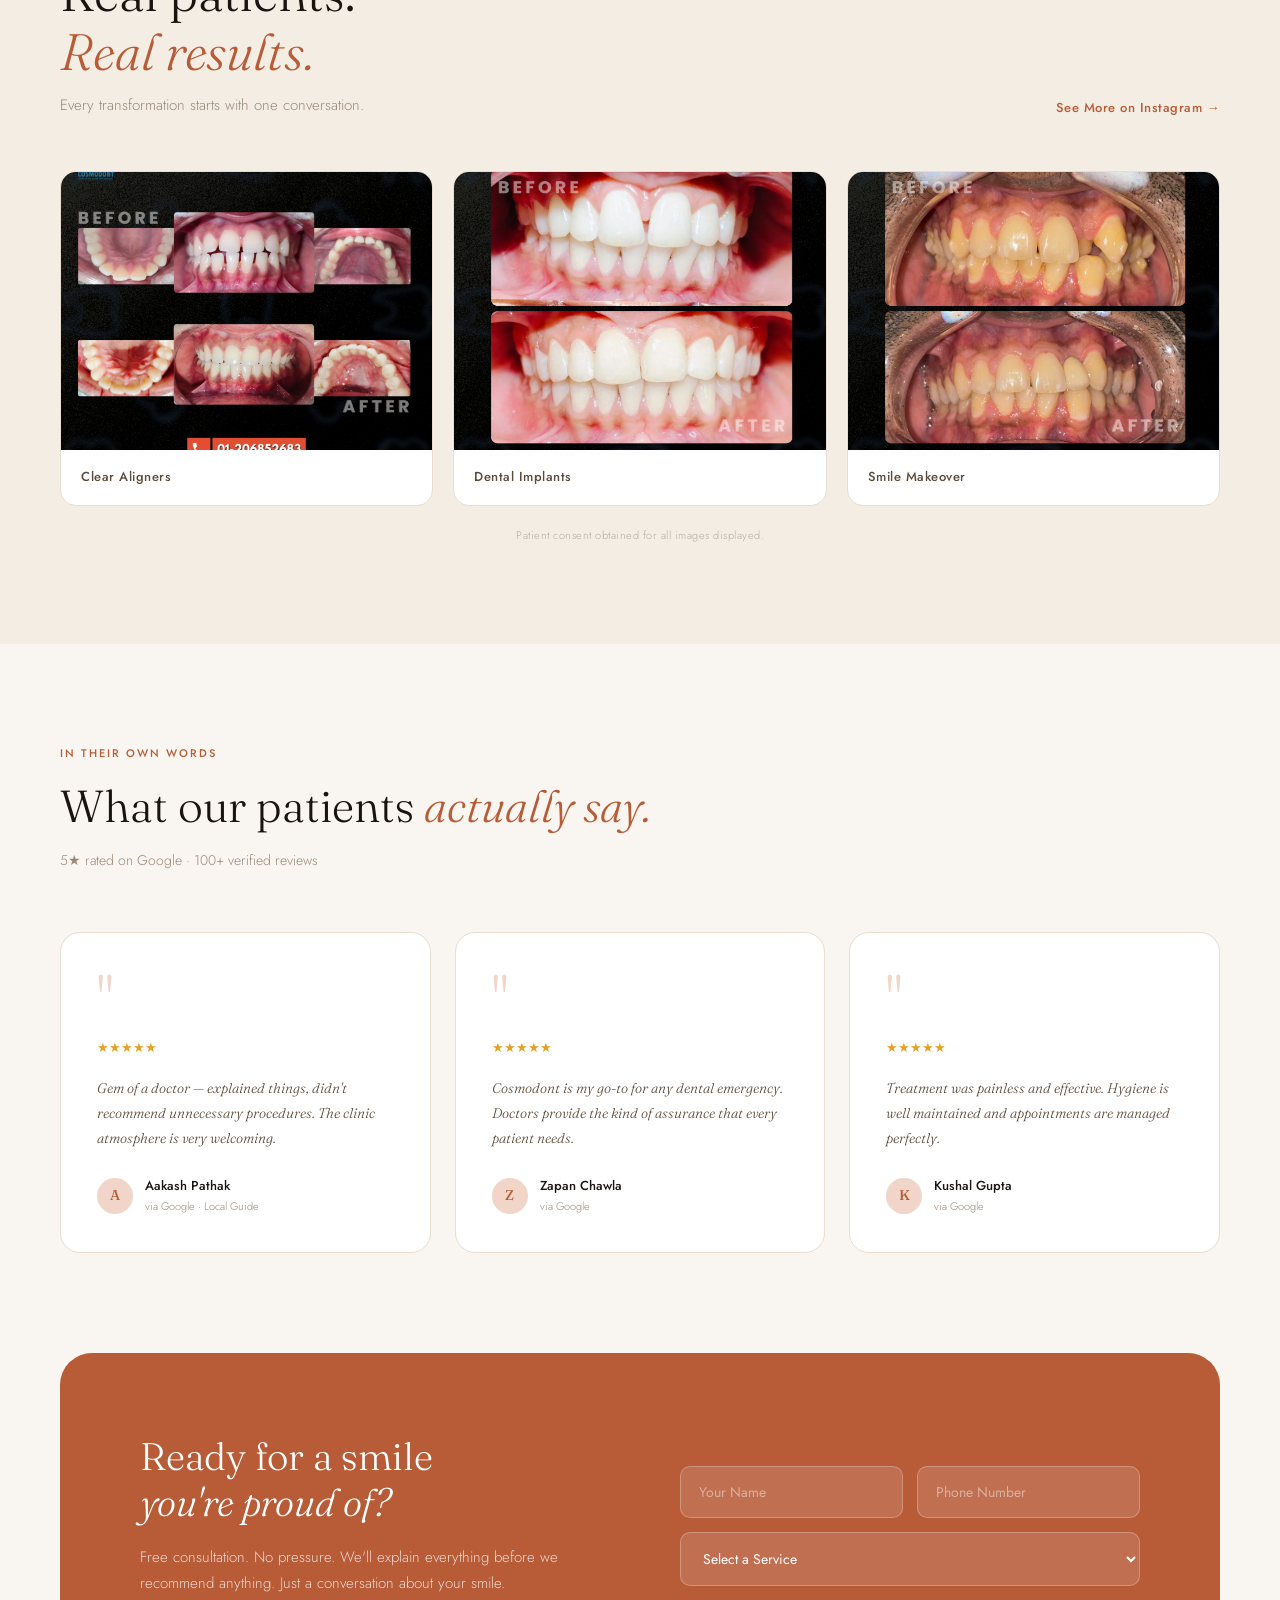
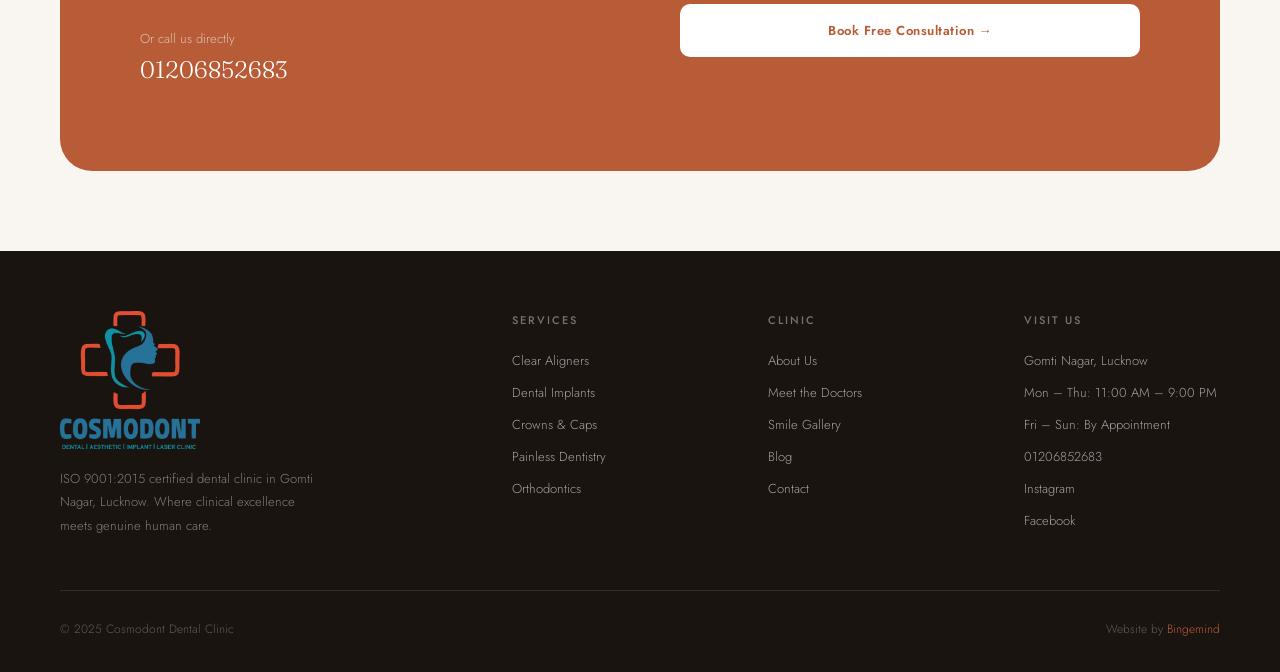
<file: cosmodont-theme3.html>
<!DOCTYPE html>
<html lang="en">
<head>
<meta charset="UTF-8">
<meta name="viewport" content="width=device-width, initial-scale=1.0">
<title>Cosmodont — Theme 3: Soft Editorial</title>
<link rel="preconnect" href="https://fonts.googleapis.com">
<link href="https://fonts.googleapis.com/css2?family=Fraunces:ital,wght@0,300;0,500;0,700;1,300;1,500&family=Jost:wght@300;400;500&display=swap" rel="stylesheet">
<style>
  *, *::before, *::after { box-sizing: border-box; margin: 0; padding: 0; }

  :root {
    --bg: #F9F5F0;
    --bg2: #F3EDE4;
    --surface: #FFFFFF;
    --border: #E8DDD0;
    --border-dark: #D4C5B0;
    --accent: #B85C38;
    --accent-light: #F0D5C8;
    --sage: #7A9486;
    --sage-light: #E8EFEC;
    --text: #1A1410;
    --text-mid: #5C4A3A;
    --text-muted: #9A8878;
    --display: 'Fraunces', serif;
    --body: 'Jost', sans-serif;
  }

  html { scroll-behavior: smooth; }

  body {
    background: var(--bg);
    color: var(--text);
    font-family: var(--body);
    font-weight: 300;
    line-height: 1.7;
    overflow-x: hidden;
  }

  /* ── NAVBAR ── */
  nav {
    position: fixed;
    top: 0; left: 0; right: 0;
    z-index: 100;
    display: flex;
    align-items: center;
    justify-content: space-between;
    padding: 24px 60px;
    background: rgba(249,245,240,0.92);
    backdrop-filter: blur(16px);
    border-bottom: 1px solid var(--border);
  }

  .nav-logo {
    font-family: var(--display);
    font-size: 20px;
    font-weight: 500;
    letter-spacing: 1px;
    color: var(--text);
  }

  .nav-logo span { color: var(--accent); }
  .nav-logo img { height: 38px; width: auto; display: block; }

  .nav-links {
    display: flex;
    gap: 40px;
    list-style: none;
  }

  .nav-links a {
    text-decoration: none;
    color: var(--text-muted);
    font-size: 13px;
    letter-spacing: 1px;
    font-weight: 400;
    transition: color 0.3s;
  }

  .nav-links a:hover { color: var(--text); }

  .nav-cta {
    background: var(--accent);
    border: none;
    color: white;
    padding: 12px 28px;
    font-size: 12px;
    letter-spacing: 1.5px;
    border-radius: 100px;
    font-weight: 500;
    cursor: pointer;
    font-family: var(--body);
    transition: all 0.3s;
  }

  .nav-cta:hover { background: #9A4A2A; transform: translateY(-1px); }

  /* ── HERO ── */
  .hero {
    min-height: 100vh;
    padding: 140px 60px 80px;
    position: relative;
    overflow: hidden;
    display: grid;
    grid-template-columns: 1.1fr 0.9fr;
    gap: 80px;
    align-items: center;
  }

  .hero::before {
    content: '';
    position: absolute;
    top: -100px; right: -100px;
    width: 500px; height: 500px;
    background: radial-gradient(circle, var(--accent-light) 0%, transparent 70%);
    pointer-events: none;
    opacity: 0.5;
  }

  .hero-eyebrow {
    display: inline-flex;
    align-items: center;
    gap: 10px;
    background: var(--sage-light);
    color: var(--sage);
    padding: 8px 16px;
    border-radius: 100px;
    font-size: 11px;
    letter-spacing: 1.5px;
    font-weight: 500;
    margin-bottom: 36px;
  }

  .hero-h1 {
    font-family: var(--display);
    font-size: clamp(44px, 5vw, 68px);
    line-height: 1.1;
    font-weight: 300;
    margin-bottom: 28px;
    color: var(--text);
  }

  .hero-h1 em {
    font-style: italic;
    font-weight: 300;
    color: var(--accent);
    display: block;
  }

  .hero-sub {
    font-size: 16px;
    color: var(--text-mid);
    margin-bottom: 44px;
    max-width: 480px;
    line-height: 1.8;
    font-weight: 300;
  }

  .hero-actions {
    display: flex;
    gap: 20px;
    align-items: center;
    margin-bottom: 60px;
  }

  .btn-primary {
    background: var(--accent);
    color: white;
    border: none;
    padding: 16px 36px;
    font-size: 13px;
    letter-spacing: 1px;
    border-radius: 100px;
    font-weight: 500;
    cursor: pointer;
    font-family: var(--body);
    transition: all 0.3s;
  }

  .btn-primary:hover { background: #9A4A2A; transform: translateY(-2px); }

  .btn-outline {
    background: transparent;
    color: var(--text-mid);
    border: 1px solid var(--border-dark);
    padding: 16px 32px;
    font-size: 13px;
    letter-spacing: 1px;
    border-radius: 100px;
    font-weight: 400;
    cursor: pointer;
    font-family: var(--body);
    transition: all 0.3s;
  }

  .btn-outline:hover { border-color: var(--text-mid); color: var(--text); }

  .hero-proof {
    display: flex;
    gap: 40px;
    align-items: center;
  }

  .proof-item {
    display: flex;
    flex-direction: column;
  }

  .proof-num {
    font-family: var(--display);
    font-size: 28px;
    font-weight: 500;
    color: var(--text);
    line-height: 1;
  }

  .proof-label {
    font-size: 11px;
    color: var(--text-muted);
    letter-spacing: 1px;
    margin-top: 4px;
  }

  .proof-divider {
    width: 1px;
    height: 40px;
    background: var(--border-dark);
  }

  /* Hero right */
  .hero-right {
    position: relative;
  }

  .hero-visual-main {
    background: var(--surface);
    border: 1px solid var(--border);
    border-radius: 24px;
    padding: 48px;
    position: relative;
    padding-bottom: 56px;
  }

  .hero-visual-main::before {
    content: '';
    position: absolute;
    top: 0; left: 0; right: 0;
    height: 4px;
    background: linear-gradient(90deg, var(--accent), var(--sage));
  }

  .visual-label {
    font-size: 11px;
    letter-spacing: 2px;
    text-transform: uppercase;
    color: var(--text-muted);
    margin-bottom: 16px;
    font-weight: 500;
  }

  .visual-title {
    font-family: var(--display);
    font-size: 26px;
    font-weight: 500;
    margin-bottom: 20px;
    color: var(--text);
  }

  .review-strip {
    background: var(--bg);
    border-radius: 12px;
    padding: 20px;
    margin-bottom: 16px;
  }

  .review-stars { color: #E8A020; font-size: 13px; margin-bottom: 8px; }

  .review-text {
    font-size: 13px;
    color: var(--text-mid);
    font-style: italic;
    font-family: var(--display);
    line-height: 1.6;
  }

  .review-author { font-size: 11px; color: var(--text-muted); margin-top: 8px; }

  .iso-badge {
    position: absolute;
    bottom: -20px; right: 32px;
    background: var(--sage);
    color: white;
    padding: 12px 20px;
    border-radius: 12px;
    font-size: 11px;
    letter-spacing: 1px;
    font-weight: 500;
  }

  /* ── SECTION COMMON ── */
  section { padding: 100px 60px; }

  .section-tag {
    font-size: 11px;
    letter-spacing: 2px;
    text-transform: uppercase;
    color: var(--accent);
    font-weight: 500;
    margin-bottom: 16px;
  }

  .section-h2 {
    font-family: var(--display);
    font-size: clamp(30px, 3.5vw, 48px);
    font-weight: 300;
    line-height: 1.2;
    margin-bottom: 16px;
    color: var(--text);
  }

  .section-h2 em { font-style: italic; color: var(--accent); }

  .section-sub {
    font-size: 15px;
    color: var(--text-mid);
    max-width: 500px;
    line-height: 1.8;
  }

  /* ── WHY COSMODONT ── */
  .why { background: var(--bg2); }

  .why-grid {
    display: grid;
    grid-template-columns: repeat(2, 1fr);
    gap: 24px;
    margin-top: 60px;
  }

  .why-card {
    background: var(--surface);
    border: 1px solid var(--border);
    border-radius: 20px;
    padding: 40px;
    transition: transform 0.3s, box-shadow 0.3s;
  }

  .why-card:hover {
    transform: translateY(-4px);
    box-shadow: 0 20px 60px rgba(184,92,56,0.08);
  }

  .why-icon {
    width: 48px; height: 48px;
    background: var(--accent-light);
    border-radius: 12px;
    display: flex;
    align-items: center;
    justify-content: center;
    font-size: 22px;
    margin-bottom: 24px;
  }

  .why-title {
    font-family: var(--display);
    font-size: 20px;
    font-weight: 500;
    margin-bottom: 10px;
    color: var(--text);
  }

  .why-desc { font-size: 14px; color: var(--text-mid); line-height: 1.7; }

  /* ── SERVICES ── */
  .services-list {
    display: grid;
    grid-template-columns: repeat(3, 1fr);
    gap: 20px;
    margin-top: 60px;
  }

  .service-item {
    background: var(--surface);
    border: 1px solid var(--border);
    border-radius: 16px;
    padding: 36px 32px;
    position: relative;
    overflow: hidden;
    transition: all 0.3s;
    cursor: pointer;
  }

  .service-item::after {
    content: '';
    position: absolute;
    bottom: 0; left: 0; right: 0;
    height: 3px;
    background: var(--accent);
    transform: scaleX(0);
    transition: transform 0.3s;
  }

  .service-item:hover { border-color: var(--accent-light); }
  .service-item:hover::after { transform: scaleX(1); }

  .why-icon svg,
  .service-emoji svg {
    width: 28px;
    height: 28px;
    stroke: #B85C38;
    stroke-width: 1.5;
    fill: none;
    stroke-linecap: round;
    stroke-linejoin: round;
    display: block;
  }

  .service-emoji {
    width: 44px;
    height: 44px;
    background: rgba(184,92,56,0.08);
    border-radius: 10px;
    display: flex;
    align-items: center;
    justify-content: center;
    margin-bottom: 20px;
  }

  .service-name {
    font-family: var(--display);
    font-size: 19px;
    font-weight: 500;
    margin-bottom: 10px;
    color: var(--text);
  }

  .service-desc { font-size: 13px; color: var(--text-muted); line-height: 1.7; }

  .service-arrow {
    display: inline-flex;
    align-items: center;
    gap: 6px;
    font-size: 12px;
    color: var(--accent);
    font-weight: 500;
    margin-top: 20px;
    letter-spacing: 0.5px;
  }

  /* ── DOCTORS ── */
  .doctors { background: var(--bg2); }

  .doctors-row {
    display: grid;
    grid-template-columns: repeat(3, 1fr);
    gap: 28px;
    margin-top: 60px;
  }

  .doctor-card {
    background: var(--surface);
    border-radius: 24px;
    overflow: hidden;
    border: 1px solid var(--border);
    transition: transform 0.3s;
  }

  .doctor-card:hover { transform: translateY(-4px); }

  .doctor-photo {
    height: 300px;
    background: linear-gradient(135deg, var(--accent-light), var(--sage-light));
    display: flex;
    align-items: center;
    justify-content: center;
    font-family: var(--display);
    font-size: 48px;
    font-weight: 300;
    color: var(--text-mid);
    position: relative;
    overflow: hidden;
  }
  .doctor-photo img {
    width: 100%; height: 100%; object-fit: cover; object-position: top center;
  }
  .doctor-photo::after {
    content: '';
    position: absolute;
    inset: 0;
    background: linear-gradient(to bottom, transparent 50%, rgba(0,0,0,0.45) 100%);
    pointer-events: none;
  }

  .doctor-photo-label {
    position: absolute;
    bottom: 16px; left: 20px;
    font-size: 10px;
    letter-spacing: 2px;
    text-transform: uppercase;
    color: rgba(255,255,255,0.85);
    font-family: var(--body);
    font-weight: 500;
    z-index: 1;
  }

  .doctor-info { padding: 28px; }

  .doctor-name {
    font-family: var(--display);
    font-size: 20px;
    font-weight: 500;
    margin-bottom: 4px;
    color: var(--text);
  }

  .doctor-role {
    font-size: 12px;
    color: var(--accent);
    font-weight: 500;
    letter-spacing: 0.5px;
    margin-bottom: 16px;
  }

  .doctor-quote {
    font-size: 13px;
    color: var(--text-mid);
    font-style: italic;
    font-family: var(--display);
    line-height: 1.6;
  }

  /* ── TESTIMONIALS ── */
  .testi-grid {
    display: grid;
    grid-template-columns: repeat(3, 1fr);
    gap: 24px;
    margin-top: 60px;
  }

  .testi-card {
    background: var(--surface);
    border-radius: 20px;
    padding: 36px;
    border: 1px solid var(--border);
    position: relative;
  }

  .testi-quote-mark {
    font-family: var(--display);
    font-size: 60px;
    color: var(--accent-light);
    line-height: 1;
    margin-bottom: 8px;
  }

  .testi-stars { color: #E8A020; font-size: 13px; margin-bottom: 16px; }

  .testi-text {
    font-size: 14px;
    color: var(--text-mid);
    line-height: 1.8;
    font-style: italic;
    font-family: var(--display);
    margin-bottom: 24px;
  }

  .testi-author {
    display: flex;
    align-items: center;
    gap: 12px;
  }

  .testi-avatar {
    width: 36px; height: 36px;
    border-radius: 50%;
    background: var(--accent-light);
    display: flex;
    align-items: center;
    justify-content: center;
    font-size: 14px;
    font-weight: 500;
    color: var(--accent);
    font-family: var(--display);
  }

  .testi-name { font-size: 13px; font-weight: 500; color: var(--text); }
  .testi-source { font-size: 11px; color: var(--text-muted); }

  /* ── CTA ── */
  .cta-block {
    background: var(--accent);
    border-radius: 32px;
    margin: 0 60px 80px;
    padding: 80px;
    display: grid;
    grid-template-columns: 1fr 1fr;
    gap: 80px;
    align-items: center;
  }

  .cta-block h2 {
    font-family: var(--display);
    font-size: clamp(28px, 3vw, 44px);
    font-weight: 300;
    color: white;
    line-height: 1.2;
    margin-bottom: 16px;
  }

  .cta-block h2 em { font-style: italic; }

  .cta-block p { font-size: 15px; color: rgba(255,255,255,0.75); line-height: 1.7; }

  .cta-form { display: flex; flex-direction: column; gap: 14px; }

  .cta-input {
    background: rgba(255,255,255,0.12);
    border: 1px solid rgba(255,255,255,0.25);
    border-radius: 10px;
    color: white;
    padding: 15px 18px;
    font-family: inherit;
    font-size: 14px;
    outline: none;
    width: 100%;
    transition: border-color 0.3s;
  }

  .cta-input::placeholder { color: rgba(255,255,255,0.45); }
  .cta-input:focus { border-color: rgba(255,255,255,0.7); background: rgba(255,255,255,0.18); }

  .cta-row { display: grid; grid-template-columns: 1fr 1fr; gap: 14px; }

  .cta-submit {
    background: white;
    color: #B85C38;
    border: none;
    padding: 17px;
    border-radius: 10px;
    font-size: 13px;
    font-weight: 600;
    letter-spacing: 0.5px;
    cursor: pointer;
    width: 100%;
    margin-top: 4px;
    font-family: var(--body);
    transition: all 0.25s;
  }

  .cta-submit:hover { background: #FAF7F2; transform: translateY(-1px); }

  /* ── FOOTER ── */
  footer {
    background: var(--text);
    padding: 60px 60px 32px;
  }

  .footer-top {
    display: grid;
    grid-template-columns: 2fr 1fr 1fr 1fr;
    gap: 60px;
    margin-bottom: 48px;
  }

  .footer-logo {
    font-family: var(--display);
    font-size: 22px;
    font-weight: 500;
    color: white;
    margin-bottom: 16px;
    max-width: 100%;
    overflow: hidden;
  }

  .footer-logo img {
    height: auto;
    width: 140px;
    max-width: 140px;
    object-fit: contain;
    display: block;
  }

  /* .footer-logo span { color: var(--accent); } */

  .footer-desc {
    font-size: 13px;
    color: rgba(255,255,255,0.45);
    line-height: 1.8;
    max-width: 260px;
  }

  .footer-col h4 {
    font-size: 11px;
    letter-spacing: 2px;
    text-transform: uppercase;
    color: rgba(255,255,255,0.4);
    font-weight: 500;
    margin-bottom: 20px;
  }

  .footer-col ul { list-style: none; }

  .footer-col li {
    font-size: 13px;
    color: rgba(255,255,255,0.6);
    margin-bottom: 10px;
    cursor: pointer;
    transition: color 0.3s;
  }

  .footer-col li:hover { color: white; }

  .footer-bottom {
    display: flex;
    justify-content: space-between;
    align-items: center;
    padding-top: 28px;
    border-top: 1px solid rgba(255,255,255,0.1);
    font-size: 12px;
    color: rgba(255,255,255,0.3);
  }

  .footer-bottom a { color: var(--accent); text-decoration: none; }

  /* ── LABEL ── */
  .theme-label {
    position: fixed;
    bottom: 24px; right: 24px;
    background: var(--accent);
    color: white;
    padding: 10px 20px;
    border-radius: 100px;
    font-size: 11px;
    letter-spacing: 1.5px;
    font-weight: 500;
    z-index: 999;
  }

  /* ── RESPONSIVE ── */
  @media (max-width: 1024px) {
    nav { padding: 20px 32px; }
    .hero { padding: 120px 32px 80px; gap: 48px; }
    section { padding: 80px 32px; }
    .cta-block { margin: 0 32px 60px; padding: 60px 48px; gap: 48px; }
    footer { padding: 60px 32px 32px; }
    .footer-top { gap: 40px; }
    .services-list { grid-template-columns: repeat(2, 1fr); }
    .doctors-row { grid-template-columns: repeat(2, 1fr); }
    .doctor-photo { height: 260px; }
  }

  @media (max-width: 768px) {
    nav { padding: 16px 20px; }
    .nav-links { display: none; }
    .nav-cta { padding: 10px 20px; font-size: 11px; }

    .hero {
      grid-template-columns: 1fr;
      padding: 110px 20px 60px;
      min-height: auto;
      gap: 40px;
    }
    .hero-right { display: none; }
    .hero-actions { flex-wrap: wrap; gap: 12px; }
    .hero-proof { gap: 20px; }
    .proof-divider { display: none; }

    .why-grid { grid-template-columns: 1fr; }

    .services-list { grid-template-columns: 1fr; gap: 16px; }

    .doctors-row { grid-template-columns: 1fr; }
    .doctor-photo { height: 280px; }

    .testi-grid { grid-template-columns: 1fr; }

    .cta-block {
      grid-template-columns: 1fr;
      margin: 0 16px 48px;
      padding: 48px 28px;
      gap: 36px;
      border-radius: 20px;
    }
    .cta-row { grid-template-columns: 1fr; }

    .footer-top { grid-template-columns: 1fr 1fr; gap: 28px; margin-bottom: 36px; }
    .footer-bottom { flex-direction: column; gap: 8px; text-align: center; }
    footer { padding: 48px 20px 24px; }
    .footer-brand img, .footer-logo img { width: 120px; height: auto; max-width: 120px; }

    section { padding: 60px 20px; }
  }

  @media (max-width: 480px) {
    nav { padding: 14px 16px; }
    .nav-cta { display: none; }
    .hero { padding: 100px 16px 48px; }
    .hero-proof { flex-wrap: wrap; gap: 12px; }
    .proof-divider { display: none; }
    .footer-top { grid-template-columns: 1fr; }
    .cta-block { margin: 0 12px 40px; padding: 40px 20px; border-radius: 16px; }
    section { padding: 48px 16px; }
    footer { padding: 40px 16px 24px; }
    .doctor-photo { height: 240px; }
    .footer-brand img, .footer-logo img { width: 100px; height: auto; max-width: 100px; }
  }

  /* ── INSIDE COSMODONT ── */
  .inside-section {
    padding: 100px 60px;
    background: var(--bg, #F9F5F0);
  }

  .inside-header {
    margin-bottom: 52px;
  }

  .inside-h2 {
    font-family: 'Fraunces', serif;
    font-size: clamp(34px, 4vw, 52px);
    font-weight: 300;
    line-height: 1.15;
    margin-bottom: 14px;
    color: #1A1410;
  }

  .inside-h2 em {
    font-style: italic;
    color: #B85C38;
  }

  .inside-sub {
    font-size: 15px;
    color: #9A8878;
    max-width: 400px;
    line-height: 1.7;
  }

  .inside-grid {
    display: grid;
    grid-template-columns: 1.4fr 1fr;
    gap: 16px;
    align-items: stretch;
  }

  .inside-col-main,
  .inside-col-side {
    display: flex;
    flex-direction: column;
    gap: 16px;
  }

  .inside-img-wrap {
    position: relative;
    overflow: hidden;
    border-radius: 16px;
    background: #EDE8E0;
  }

  .inside-img-large { height: 520px; }
  .inside-img-small { height: 248px; }

  .inside-img {
    width: 100%;
    height: 100%;
    object-fit: cover;
    display: block;
    transition: transform 0.6s ease;
  }

  .inside-img-wrap:hover .inside-img {
    transform: scale(1.03);
  }

  .inside-img-label {
    position: absolute;
    bottom: 16px;
    left: 16px;
    background: rgba(255,255,255,0.85);
    color: #1A1410;
    font-size: 11px;
    letter-spacing: 1.5px;
    text-transform: uppercase;
    font-weight: 500;
    padding: 6px 14px;
    border-radius: 100px;
    backdrop-filter: blur(8px);
  }

  .inside-placeholder {
    width: 100%;
    height: 100%;
    display: flex;
    flex-direction: column;
    align-items: center;
    justify-content: center;
    background: linear-gradient(135deg, #EDE8E0, #E4DDD2);
    gap: 8px;
    min-height: inherit;
  }

  .inside-placeholder span {
    font-size: 14px;
    color: #9A8878;
    font-weight: 500;
    font-family: 'Fraunces', serif;
  }

  .inside-placeholder small {
    font-size: 11px;
    color: #B8ADA0;
    letter-spacing: 1px;
  }

  @media (max-width: 768px) {
    .inside-section { padding: 60px 20px; }
    .inside-grid { grid-template-columns: 1fr; }
    .inside-img-large { height: 300px; }
    .inside-img-small { height: 200px; }
  }

  /* ── BEFORE & AFTER ── */
  .gallery-section {
    padding: 100px 60px;
    background: #F3EDE4;
  }

  .gallery-header {
    display: flex;
    justify-content: space-between;
    align-items: flex-end;
    margin-bottom: 52px;
  }

  .gallery-h2 {
    font-family: 'Fraunces', serif;
    font-size: clamp(34px, 4vw, 52px);
    font-weight: 300;
    line-height: 1.15;
    margin-bottom: 12px;
    color: #1A1410;
  }

  .gallery-h2 em {
    font-style: italic;
    color: #B85C38;
  }

  .gallery-sub {
    font-size: 15px;
    color: #9A8878;
    line-height: 1.7;
  }

  .gallery-ig-link {
    font-size: 13px;
    color: #B85C38;
    font-weight: 500;
    text-decoration: none;
    letter-spacing: 0.5px;
    white-space: nowrap;
    transition: opacity 0.2s;
  }

  .gallery-ig-link:hover { opacity: 0.7; }

  .gallery-grid {
    display: grid;
    grid-template-columns: repeat(3, 1fr);
    gap: 20px;
    margin-bottom: 20px;
  }

  .gallery-card {
    background: white;
    border-radius: 16px;
    overflow: hidden;
    border: 1px solid #E8DDD0;
  }

  .gallery-img {
    width: 100%;
    aspect-ratio: 4 / 3;
    object-fit: cover;
    object-position: center;
    display: block;
  }

  .gallery-card-label {
    padding: 16px 20px;
    font-size: 13px;
    font-weight: 500;
    color: #5C4A3A;
    letter-spacing: 0.5px;
    font-family: 'Jost', sans-serif;
  }

  .gallery-consent {
    font-size: 11px;
    color: #B8ADA0;
    text-align: center;
    letter-spacing: 0.5px;
  }

  @media (max-width: 768px) {
    .gallery-section { padding: 60px 20px; }
    .gallery-header { flex-direction: column;
      align-items: flex-start; gap: 20px; }
    .gallery-grid { grid-template-columns: 1fr; }
  }

</style>
</head>
<body>


<div class="theme-label">Theme 2 — Soft Editorial</div>

<!-- NAVBAR -->
<nav>
  <div class="nav-logo"><img src="main-log.jpg" alt="Cosmodont Dental Clinic" style="height:38px;width:auto;display:block;"></div>
  <ul class="nav-links">
    <li><a href="#">Home</a></li>
    <li><a href="#">Services</a></li>
    <li><a href="#">About</a></li>
    <li><a href="#">Gallery</a></li>
    <li><a href="#">Contact</a></li>
  </ul>
  <button class="nav-cta">Book Appointment</button>
</nav>

<!-- HERO -->
<section class="hero">
  <div>
    <div class="hero-eyebrow">ISO 9001:2015 Certified · Gomti Nagar, Lucknow</div>
    <h1 class="hero-h1">
      A dental clinic<br>
      that feels
      <em>nothing like one.</em>
    </h1>
    <p class="hero-sub">Lucknow's most trusted dental clinic. Café-like ambience, painless treatments, doctors who explain everything — and never recommend what you don't need.</p>
    <div class="hero-actions">
      <button class="btn-primary">Book Free Consultation</button>
      <button class="btn-outline">View Our Work →</button>
    </div>
    <div class="hero-proof">
      <div class="proof-item">
        <div class="proof-num">5.0★</div>
        <div class="proof-label">Google Rating</div>
      </div>
      <div class="proof-divider"></div>
      <div class="proof-item">
        <div class="proof-num">100+</div>
        <div class="proof-label">Happy Patients</div>
      </div>
      <div class="proof-divider"></div>
      <div class="proof-item">
        <div class="proof-num">#1</div>
        <div class="proof-label">Aligner Clinic in UP</div>
      </div>
    </div>
  </div>

  <div class="hero-right">
    <div class="hero-visual-main">
      <div class="visual-label">Latest Review</div>
      <div class="visual-title">What patients say</div>
      <div class="review-strip">
        <div class="review-stars">★★★★★</div>
        <p class="review-text">"Gem of a doctor — explained everything, didn't recommend unnecessary procedures."</p>
        <div class="review-author">— Aakash Pathak, Google Review</div>
      </div>
      <div class="review-strip">
        <div class="review-stars">★★★★★</div>
        <p class="review-text">"Treatment was painless and effective. Appointments are very well managed."</p>
        <div class="review-author">— Kushal Gupta, Google Review</div>
      </div>
      <div class="iso-badge">✓ ISO 9001:2015 Certified</div>
    </div>
  </div>
</section>

<!-- WHY COSMODONT -->
<section class="why">
  <div class="section-tag">The Cosmodont Difference</div>
  <h2 class="section-h2">We built this clinic<br><em>for the patient, not the dentist.</em></h2>
  <div class="why-grid">
    <div class="why-card">
      <div class="why-icon"><svg viewBox="0 0 24 24" xmlns="http://www.w3.org/2000/svg"><path d="M17 8h1a4 4 0 010 8h-1"/><path d="M3 8h14v9a4 4 0 01-4 4H7a4 4 0 01-4-4z"/><line x1="6" y1="2" x2="6" y2="4"/><line x1="10" y1="2" x2="10" y2="4"/><line x1="14" y1="2" x2="14" y2="4"/></svg></div>
      <div class="why-title">Café-Like Waiting Area</div>
      <p class="why-desc">Arrive early on purpose. Free WiFi, comfortable seating, no sterile waiting room anxiety. Your time here starts well before the chair.</p>
    </div>
    <div class="why-card">
      <div class="why-icon"><svg viewBox="0 0 24 24" xmlns="http://www.w3.org/2000/svg"><path d="M12 22s8-4 8-10V5l-8-3-8 3v7c0 6 8 10 8 10z"/><polyline points="9,12 11,14 15,10"/></svg></div>
      <div class="why-title">ISO Certified Hygiene</div>
      <p class="why-desc">Strict 3-month audits. Dedicated sterilization space. Every instrument, every time. We hold ourselves to the highest standard.</p>
    </div>
    <div class="why-card">
      <div class="why-icon"><svg viewBox="0 0 24 24" xmlns="http://www.w3.org/2000/svg"><path d="M20 21v-2a4 4 0 00-4-4H8a4 4 0 00-4 4v2"/><circle cx="12" cy="7" r="4"/><line x1="12" y1="13" x2="12" y2="17"/><line x1="10" y1="15" x2="14" y2="15"/></svg></div>
      <div class="why-title">Doctors Who Don't Oversell</div>
      <p class="why-desc">We explain everything. We recommend only what you need. Your trust matters more than a bigger bill — always.</p>
    </div>
    <div class="why-card">
      <div class="why-icon"><svg viewBox="0 0 24 24" xmlns="http://www.w3.org/2000/svg"><circle cx="12" cy="12" r="10"/><polyline points="12,6 12,12 16,14"/></svg></div>
      <div class="why-title">Appointments That Run On Time</div>
      <p class="why-desc">Separate areas for waiting, consultation and surgery. A process designed so your time is respected from the moment you walk in.</p>
    </div>
  </div>
</section>

<!-- ═══ SECTION: INSIDE COSMODONT ═══ -->
<section class="inside-section">

  <div class="inside-header">
    <div class="section-tag">Our Space</div>
    <h2 class="inside-h2">
      Step inside<br>
      <em>Cosmodont.</em>
    </h2>
    <p class="inside-sub">
      A clinic that looks nothing like
      what you're expecting.
    </p>
  </div>

  <div class="inside-grid">

    <div class="inside-col-main">
      <div class="inside-img-wrap inside-img-large">
        <img
          src="Comfortable-Cafe-like-Waiting-Experience.jpg"
          alt="Café-like waiting area at Cosmodont"
          loading="lazy"
          class="inside-img"
        >
        <div class="inside-img-label">
          Café-Like Waiting Area
        </div>
      </div>
    </div>

    <!--
      DEVELOPER NOTE: Right column slots
      Replace placeholders when client provides photos:
      - data-image-slot="reception"
        → reception/entrance photo
      - data-image-slot="equipment"
        → equipment/technology photo
    -->
    <div class="inside-col-side">
      <div class="inside-img-wrap inside-img-small"
        data-image-slot="reception">
        <img
        src="reception.jpg"
        alt="Café-like waiting area at Cosmodont"
        loading="lazy"
        class="inside-img"
      >
        <div class="inside-img-label">
          Dedicated Reception
        </div>
      </div>
      <div class="inside-img-wrap inside-img-small"
        data-image-slot="equipment">
        <img
        src="Dedicated-Sterilization-Space.jpg"
        alt="Café-like waiting area at Cosmodont"
        loading="lazy"
        class="inside-img"
      >
        <div class="inside-img-label">
          ISO Certified Technology
        </div>
      </div>
    </div>

  </div>

</section>

<!-- SERVICES -->
<section style="padding: 100px 60px; background: var(--bg);">
  <div style="display: flex; justify-content: space-between; align-items: flex-end; margin-bottom: 60px;">
    <div>
      <div class="section-tag">What We Specialise In</div>
      <h2 class="section-h2">Every smile is different.<br><em>Every treatment is personal.</em></h2>
    </div>
    <p style="font-size: 14px; color: var(--text-muted); max-width: 280px; text-align: right;">From routine checkups to full smile transformations — all under one roof in Gomti Nagar.</p>
  </div>
  <div class="services-list">
    <div class="service-item">
      <div class="service-emoji"><svg viewBox="0 0 24 24" xmlns="http://www.w3.org/2000/svg"><path d="M8 13s1.5 2 4 2 4-2 4-2"/><circle cx="12" cy="12" r="10"/></svg></div>
      <div class="service-name">Clear Aligners</div>
      <p class="service-desc">Straighten your teeth without anyone noticing. Lucknow's #1 aligner provider — 20 cases monthly.</p>
      <div class="service-arrow">Learn More →</div>
    </div>
    <div class="service-item">
      <div class="service-emoji"><svg viewBox="0 0 24 24" xmlns="http://www.w3.org/2000/svg"><circle cx="12" cy="5" r="3"/><line x1="12" y1="8" x2="12" y2="22"/><path d="M5 15h14"/></svg></div>
      <div class="service-name">Dental Implants</div>
      <p class="service-desc">Permanent. Natural-looking. Life-changing. Advanced 3D scanner for perfect placement every time.</p>
      <div class="service-arrow">Learn More →</div>
    </div>
    <div class="service-item">
      <div class="service-emoji"><svg viewBox="0 0 24 24" xmlns="http://www.w3.org/2000/svg"><polygon points="12,2 22,8.5 19,21 5,21 2,8.5"/><line x1="2" y1="8.5" x2="22" y2="8.5"/><line x1="12" y1="2" x2="5" y2="21"/><line x1="12" y1="2" x2="19" y2="21"/></svg></div>
      <div class="service-name">Crowns & Caps</div>
      <p class="service-desc">Zirconia and 3M crowns matched perfectly to your natural teeth. Precision-fitted for comfort.</p>
      <div class="service-arrow">Learn More →</div>
    </div>
    <div class="service-item">
      <div class="service-emoji"><svg viewBox="0 0 24 24" xmlns="http://www.w3.org/2000/svg"><polyline points="22,12 18,12 15,21 9,3 6,12 2,12"/></svg></div>
      <div class="service-name">Painless Dentistry</div>
      <p class="service-desc">Conscious sedation so you feel calm, not scared. The dental visit you've been putting off — made easy.</p>
      <div class="service-arrow">Learn More →</div>
    </div>
    <div class="service-item">
      <div class="service-emoji"><svg viewBox="0 0 24 24" xmlns="http://www.w3.org/2000/svg"><line x1="3" y1="6" x2="21" y2="6"/><line x1="3" y1="12" x2="21" y2="12"/><line x1="3" y1="18" x2="21" y2="18"/></svg></div>
      <div class="service-name">Orthodontics</div>
      <p class="service-desc">Braces, aligners, retainers — tailored to your bite. Expert care for all ages.</p>
      <div class="service-arrow">Learn More →</div>
    </div>
    <div class="service-item">
      <div class="service-emoji"><svg viewBox="0 0 24 24" xmlns="http://www.w3.org/2000/svg"><polygon points="12,2 15.09,8.26 22,9.27 17,14.14 18.18,21.02 12,17.77 5.82,21.02 7,14.14 2,9.27 8.91,8.26"/></svg></div>
      <div class="service-name">Smile Makeover</div>
      <p class="service-desc">Combine treatments for a complete transformation. Walk in with a concern, walk out with confidence.</p>
      <div class="service-arrow">Learn More →</div>
    </div>
  </div>
</section>

<!-- DOCTORS -->
<section class="doctors">
  <div class="section-tag">The Hands Behind Your Smile</div>
  <h2 class="section-h2">You're not just<br><em>a patient here.</em></h2>
  <div class="doctors-row">
    <div class="doctor-card">
      <div class="doctor-photo">
        <img src="Dr.-Utkarsh-Singh.jpg" alt="Dr. Utkarsh Singh">
        <div class="doctor-photo-label">Periodontics · Implantology</div>
      </div>
      <div class="doctor-info">
        <div class="doctor-name">Dr. Utkarsh Singh</div>
        <div class="doctor-role">Co-Founder & Chief Dental Surgeon</div>
        <p class="doctor-quote">"I believe in explaining everything first. A patient who understands their treatment trusts the process."</p>
      </div>
    </div>
    <div class="doctor-card">
      <div class="doctor-photo">
        <img src="Ananya.jpg" alt="Dr. Ananya Sharma">
        <div class="doctor-photo-label">Implantology · Surgery</div>
      </div>
      <div class="doctor-info">
        <div class="doctor-name">Dr. Ananya Sharma</div>
        <div class="doctor-role">Co-Founder & Chief Implant Surgeon</div>
        <p class="doctor-quote">"Every smile we restore changes how someone sees themselves. That drives everything we do."</p>
      </div>
    </div>
    <div class="doctor-card">
      <div class="doctor-photo">
        <img src="Abhinav.jpg" alt="Dr. Abhinav Srivastav">
        <div class="doctor-photo-label">Cosmetic · Aligners</div>
      </div>
      <div class="doctor-info">
        <div class="doctor-name">Dr. Abhinav Srivastav</div>
        <div class="doctor-role">Cosmetic Dentist & Aligner Consultant</div>
        <p class="doctor-quote">"The best dental work is the kind nobody can tell you had done. That's what we aim for."</p>
      </div>
    </div>
  </div>
</section>

<!-- ═══ SECTION: BEFORE & AFTER ═══ -->
<section class="gallery-section">

  <div class="gallery-header">
    <div>
      <div class="section-tag">Before & After</div>
      <h2 class="gallery-h2">
        Real patients.<br>
        <em>Real results.</em>
      </h2>
      <p class="gallery-sub">
        Every transformation starts
        with one conversation.
      </p>
    </div>
    <a href="https://instagram.com/cosmodont.dentalclinic"
      target="_blank"
      class="gallery-ig-link">
      See More on Instagram →
    </a>
  </div>

  <div class="gallery-grid">

    <div class="gallery-card">
      <img src="transformation1.jpg" alt="Clear Aligner Transformation" class="gallery-img" loading="lazy">
      <div class="gallery-card-label">Clear Aligners</div>
    </div>

    <div class="gallery-card">
      <img src="transformation2.jpg" alt="Dental Implant Transformation" class="gallery-img" loading="lazy">
      <div class="gallery-card-label">Dental Implants</div>
    </div>

    <div class="gallery-card">
      <img src="transformation3.jpg" alt="Smile Makeover Transformation" class="gallery-img" loading="lazy">
      <div class="gallery-card-label">Smile Makeover</div>
    </div>

  </div>

  <p class="gallery-consent">
    Patient consent obtained for all images displayed.
  </p>

</section>

<!-- TESTIMONIALS -->
<section style="padding: 100px 60px; background: var(--bg);">
  <div class="section-tag">In Their Own Words</div>
  <h2 class="section-h2">What our patients <em>actually say.</em></h2>
  <p style="color: var(--text-muted); font-size: 14px; margin-top: 8px;">5★ rated on Google · 100+ verified reviews</p>
  <div class="testi-grid">
    <div class="testi-card">
      <div class="testi-quote-mark">"</div>
      <div class="testi-stars">★★★★★</div>
      <p class="testi-text">Gem of a doctor — explained things, didn't recommend unnecessary procedures. The clinic atmosphere is very welcoming.</p>
      <div class="testi-author">
        <div class="testi-avatar">A</div>
        <div>
          <div class="testi-name">Aakash Pathak</div>
          <div class="testi-source">via Google · Local Guide</div>
        </div>
      </div>
    </div>
    <div class="testi-card">
      <div class="testi-quote-mark">"</div>
      <div class="testi-stars">★★★★★</div>
      <p class="testi-text">Cosmodont is my go-to for any dental emergency. Doctors provide the kind of assurance that every patient needs.</p>
      <div class="testi-author">
        <div class="testi-avatar">Z</div>
        <div>
          <div class="testi-name">Zapan Chawla</div>
          <div class="testi-source">via Google</div>
        </div>
      </div>
    </div>
    <div class="testi-card">
      <div class="testi-quote-mark">"</div>
      <div class="testi-stars">★★★★★</div>
      <p class="testi-text">Treatment was painless and effective. Hygiene is well maintained and appointments are managed perfectly.</p>
      <div class="testi-author">
        <div class="testi-avatar">K</div>
        <div>
          <div class="testi-name">Kushal Gupta</div>
          <div class="testi-source">via Google</div>
        </div>
      </div>
    </div>
  </div>
</section>

<!-- CTA -->
<div class="cta-block">
  <div>
    <h2>Ready for a smile<br><em>you're proud of?</em></h2>
    <p style="margin-top: 20px;">Free consultation. No pressure. We'll explain everything before we recommend anything. Just a conversation about your smile.</p>
    <p style="margin-top: 32px; font-size: 13px; color: rgba(255,255,255,0.6);">Or call us directly<br>
    <span style="font-family: var(--display); font-size: 24px; color: white;">01206852683</span></p>
  </div>
  <div class="cta-form">
    <div class="cta-row">
      <input class="cta-input" type="text" placeholder="Your Name">
      <input class="cta-input" type="tel" placeholder="Phone Number">
    </div>
    <select class="cta-input" style="cursor: pointer;">
      <option style="color: #333;">Select a Service</option>
      <option style="color: #333;">Clear Aligners</option>
      <option style="color: #333;">Dental Implants</option>
      <option style="color: #333;">Crowns & Caps</option>
      <option style="color: #333;">General Checkup</option>
    </select>
    <button class="cta-submit">Book Free Consultation →</button>
  </div>
</div>

<!-- FOOTER -->
<footer>
  <div class="footer-top">
    <div>
      <div class="footer-logo"><img src="main-log.jpg" alt="Cosmodont Dental Clinic"></div>
      <p class="footer-desc">ISO 9001:2015 certified dental clinic in Gomti Nagar, Lucknow. Where clinical excellence meets genuine human care.</p>
    </div>
    <div class="footer-col">
      <h4>Services</h4>
      <ul>
        <li>Clear Aligners</li>
        <li>Dental Implants</li>
        <li>Crowns & Caps</li>
        <li>Painless Dentistry</li>
        <li>Orthodontics</li>
      </ul>
    </div>
    <div class="footer-col">
      <h4>Clinic</h4>
      <ul>
        <li>About Us</li>
        <li>Meet the Doctors</li>
        <li>Smile Gallery</li>
        <li>Blog</li>
        <li>Contact</li>
      </ul>
    </div>
    <div class="footer-col">
      <h4>Visit Us</h4>
      <ul>
        <li>Gomti Nagar, Lucknow</li>
        <li>Mon – Thu: 11:00 AM – 9:00 PM</li>
        <li>Fri – Sun: By Appointment</li>
        <li>01206852683</li>
        <li>Instagram</li>
        <li>Facebook</li>
      </ul>
    </div>
  </div>
  <div class="footer-bottom">
    <span>© 2025 Cosmodont Dental Clinic</span>
    <span>Website by <a href="#">Bingemind</a></span>
  </div>
</footer>


</body>
</html>
</file>
<file: style.css>
/* ═══════════════════════════════════════════════════════════════
   COSMODONT DENTAL CLINIC — style.css
   ═══════════════════════════════════════════════════════════════

   CSS CUSTOM PROPERTIES — Edit these to retheme the entire site.
   Change a value here and it updates everywhere automatically.
   ═══════════════════════════════════════════════════════════════ */
:root {
  /* ── Colors ── */
  --color-bg:           #FAF7F2;   /* Primary background: deep ivory */
  --color-gold:         #C9A84C;   /* Accent gold */
  --color-gold-light:   #E8C97A;   /* Lighter gold for highlights */
  --color-gold-dark:    #A07830;   /* Deeper gold for gradients */
  --color-dark:         #1C1C1E;   /* Charcoal for dark sections */
  --color-dark-soft:    #141416;   /* Darker charcoal for footer */
  --color-sage:         #8A9E8C;   /* Muted sage green — use sparingly */
  --color-text:         #2C2C2C;   /* Main body text */
  --color-text-muted:   #6B6B6B;   /* Secondary / supporting text */
  --color-white:        #FFFFFF;
  --color-card-bg:      #FDF9F4;   /* Warm card background */
  --color-border:       #EDE8DF;   /* Subtle border */

  /* ── Fonts ── */
  --font-display: 'Cormorant Garamond', Georgia, serif;
  --font-body:    'DM Sans', system-ui, -apple-system, sans-serif;

  /* ── Spacing scale ── */
  --space-xs:  0.5rem;
  --space-sm:  1rem;
  --space-md:  1.5rem;
  --space-lg:  2.5rem;
  --space-xl:  4rem;
  --space-2xl: 6rem;
  --space-3xl: 8rem;

  /* ── Radii ── */
  --radius-sm:   6px;
  --radius-md:   14px;
  --radius-lg:   22px;
  --radius-pill: 999px;

  /* ── Transitions ── */
  --ease-smooth: cubic-bezier(0.4, 0, 0.2, 1);
  --t-fast:   0.2s ease;
  --t-smooth: 0.4s var(--ease-smooth);

  /* ── Shadows ── */
  --shadow-sm:   0 2px 10px rgba(28,28,30,0.07);
  --shadow-md:   0 6px 24px rgba(28,28,30,0.11);
  --shadow-lg:   0 16px 48px rgba(28,28,30,0.15);
  --shadow-gold: 0 8px 32px rgba(201,168,76,0.28);

  /* ── Layout ── */
  --max-width: 1200px;
}


/* ═══ RESET & BASE ═══ */
*, *::before, *::after { margin: 0; padding: 0; box-sizing: border-box; }
html { scroll-behavior: smooth; font-size: 16px; -webkit-font-smoothing: antialiased; -moz-osx-font-smoothing: grayscale; }
body { font-family: var(--font-body); color: var(--color-text); background: var(--color-bg); line-height: 1.65; overflow-x: hidden; }
img { max-width: 100%; height: auto; display: block; }
a { text-decoration: none; color: inherit; }
ul { list-style: none; }
button { cursor: pointer; border: none; background: none; font-family: var(--font-body); }
input, select, textarea { font-family: var(--font-body); }


/* ═══ TYPOGRAPHY UTILITIES ═══ */
.display-xl {
  font-family: var(--font-display);
  font-size: clamp(3rem, 7vw, 5.5rem);
  line-height: 1.04;
  letter-spacing: -0.02em;
}
.display-lg {
  font-family: var(--font-display);
  font-size: clamp(1.9rem, 3.5vw, 3rem);
  line-height: 1.18;
  letter-spacing: -0.01em;
}
.display-md {
  font-family: var(--font-display);
  font-size: clamp(1.4rem, 2.5vw, 2rem);
  line-height: 1.25;
}
.section-tag {
  font-family: var(--font-body);
  font-size: 0.72rem;
  font-weight: 600;
  letter-spacing: 0.16em;
  text-transform: uppercase;
  color: var(--color-gold);
  display: inline-flex;
  align-items: center;
  gap: 0.55rem;
  margin-bottom: var(--space-sm);
}
.section-tag::before {
  content: '';
  display: inline-block;
  width: 22px;
  height: 1.5px;
  background: var(--color-gold);
  flex-shrink: 0;
}


/* ═══ LAYOUT ═══ */
.container {
  max-width: var(--max-width);
  margin: 0 auto;
  padding: 0 var(--space-lg);
}
.section {
  padding: var(--space-3xl) 0;
}
.section-header { margin-bottom: var(--space-xl); }
.section-header.center {
  text-align: center;
  max-width: 640px;
  margin-left: auto;
  margin-right: auto;
  margin-bottom: var(--space-xl);
}
.section-subtext {
  font-size: 1rem;
  color: var(--color-text-muted);
  line-height: 1.7;
  margin-top: var(--space-sm);
}


/* ═══ BUTTONS ═══ */
.btn {
  display: inline-flex;
  align-items: center;
  justify-content: center;
  gap: 0.5rem;
  padding: 0.875rem 2.25rem;
  border-radius: var(--radius-pill);
  font-size: 0.88rem;
  font-weight: 500;
  letter-spacing: 0.04em;
  transition: all var(--t-smooth);
  cursor: pointer;
  white-space: nowrap;
}
.btn-gold {
  background: var(--color-gold);
  color: var(--color-dark);
  border: 1.5px solid var(--color-gold);
}
.btn-gold:hover {
  background: var(--color-dark);
  border-color: var(--color-dark);
  color: var(--color-gold);
  transform: translateY(-2px);
  box-shadow: var(--shadow-gold);
}
.btn-outline-dark {
  background: transparent;
  color: var(--color-dark);
  border: 1.5px solid rgba(44,44,44,0.35);
}
.btn-outline-dark:hover {
  background: var(--color-dark);
  border-color: var(--color-dark);
  color: var(--color-bg);
  transform: translateY(-2px);
}
.btn-outline-light {
  background: transparent;
  color: var(--color-bg);
  border: 1.5px solid rgba(250,247,242,0.4);
}
.btn-outline-light:hover {
  background: var(--color-bg);
  color: var(--color-dark);
  transform: translateY(-2px);
}


/* ═══ SCROLL REVEAL ═══ */
.reveal {
  opacity: 0;
  transform: translateY(28px);
  transition: opacity 0.7s var(--ease-smooth), transform 0.7s var(--ease-smooth);
}
.reveal.visible { opacity: 1; transform: translateY(0); }
.reveal-d1 { transition-delay: 0.08s; }
.reveal-d2 { transition-delay: 0.16s; }
.reveal-d3 { transition-delay: 0.24s; }
.reveal-d4 { transition-delay: 0.32s; }
.reveal-d5 { transition-delay: 0.40s; }
.reveal-d6 { transition-delay: 0.48s; }


/* ═══════════════════════════════════════════════
   SECTION: NAVBAR
   ═══════════════════════════════════════════════ */
.navbar {
  position: fixed;
  top: 0;
  left: 0;
  right: 0;
  z-index: 1000;
  padding: 1.3rem 0;
  transition: background var(--t-smooth), box-shadow var(--t-smooth), padding var(--t-smooth);
}
.navbar.scrolled {
  background: rgba(250,247,242,0.95);
  backdrop-filter: blur(14px);
  -webkit-backdrop-filter: blur(14px);
  box-shadow: 0 1px 28px rgba(28,28,30,0.09);
  padding: 0.85rem 0;
}
.navbar-inner {
  display: flex;
  align-items: center;
  justify-content: space-between;
  gap: var(--space-lg);
}
/* Logo — intentional text placeholder, not a fallback */
.navbar-logo {
  font-family: var(--font-display);
  font-size: 1.65rem;
  font-weight: 600;
  letter-spacing: 0.06em;
  color: var(--color-dark);
  flex-shrink: 0;
  user-select: none;
  display: flex;
  align-items: center;
}
.navbar-logo .logo-dot { color: var(--color-gold); }
.navbar-logo img {
  height: 56px;
  width: auto;
  max-width: 160px;
  object-fit: contain;
  display: block;
  mix-blend-mode: multiply;
}
.navbar-links {
  display: flex;
  align-items: center;
  gap: 2.25rem;
}
.navbar-links a {
  font-size: 0.85rem;
  font-weight: 500;
  color: var(--color-text);
  position: relative;
  padding-bottom: 3px;
  transition: color var(--t-fast);
}
.navbar-links a::after {
  content: '';
  position: absolute;
  bottom: 0;
  left: 0;
  right: 0;
  height: 1.5px;
  background: var(--color-gold);
  transform: scaleX(0);
  transform-origin: left center;
  transition: transform var(--t-smooth);
}
.navbar-links a:hover,
.navbar-links a.active { color: var(--color-gold); }
.navbar-links a:hover::after,
.navbar-links a.active::after { transform: scaleX(1); }
.navbar-book .btn {
  padding: 0.62rem 1.5rem;
  font-size: 0.82rem;
  animation: btnPulse 4s ease-in-out 6s infinite;
}
@keyframes btnPulse {
  0%, 100% { box-shadow: 0 0 0 0 rgba(201,168,76,0); }
  50%       { box-shadow: 0 0 0 9px rgba(201,168,76,0); }
  25%       { box-shadow: 0 0 0 5px rgba(201,168,76,0.35); }
}

/* Hamburger */
.hamburger {
  display: none;
  flex-direction: column;
  justify-content: center;
  gap: 5px;
  width: 40px;
  height: 40px;
  cursor: pointer;
  z-index: 1100;
  padding: 6px;
  border-radius: var(--radius-sm);
}
.hamburger span {
  display: block;
  height: 2px;
  width: 100%;
  background: var(--color-dark);
  border-radius: 2px;
  transition: all var(--t-smooth);
  transform-origin: center;
}
.hamburger.active span:nth-child(1) { transform: translateY(7px) rotate(45deg); }
.hamburger.active span:nth-child(2) { opacity: 0; transform: scaleX(0); }
.hamburger.active span:nth-child(3) { transform: translateY(-7px) rotate(-45deg); }

/* Mobile overlay menu */
.mobile-nav {
  position: fixed;
  inset: 0;
  background: var(--color-dark);
  z-index: 1050;
  display: flex;
  flex-direction: column;
  align-items: center;
  justify-content: center;
  gap: 2.25rem;
  opacity: 0;
  pointer-events: none;
  transition: opacity var(--t-smooth);
}
.mobile-nav.open { opacity: 1; pointer-events: all; }
.mobile-nav a {
  font-family: var(--font-display);
  font-size: 2.4rem;
  font-weight: 500;
  color: rgba(250,247,242,0.85);
  transition: color var(--t-fast);
  letter-spacing: 0.02em;
}
.mobile-nav a:hover { color: var(--color-gold); }
.mobile-nav .btn { font-size: 1rem; padding: 0.9rem 2.5rem; margin-top: 0.5rem; }
.mobile-nav-iso {
  position: absolute;
  bottom: 2rem;
  font-size: 0.72rem;
  letter-spacing: 0.1em;
  color: rgba(250,247,242,0.2);
}


/* ═══════════════════════════════════════════════
   SECTION: HERO
   ═══════════════════════════════════════════════ */
.hero {
  min-height: 100vh;
  min-height: 100dvh;
  display: flex;
  align-items: center;
  position: relative;
  overflow: hidden;
  padding: 9rem 0 5rem;
  background: var(--color-bg);
}
/* Radial gradient: sage on right, subtle gold on bottom-left */
.hero::before {
  content: '';
  position: absolute;
  inset: 0;
  background:
    radial-gradient(ellipse 65% 75% at 82% 45%, rgba(138,158,140,0.13) 0%, transparent 60%),
    radial-gradient(ellipse 38% 38% at 8% 88%, rgba(201,168,76,0.07) 0%, transparent 55%);
  pointer-events: none;
}
.hero-content {
  position: relative;
  z-index: 2;
  max-width: 660px;
}

/* ── Hero animated elements ── */
.hero-eyebrow {
  display: inline-flex;
  align-items: center;
  gap: 0.6rem;
  font-size: 0.75rem;
  font-weight: 600;
  letter-spacing: 0.18em;
  text-transform: uppercase;
  color: var(--color-sage);
  margin-bottom: 1.5rem;
  opacity: 0;
  transform: translateY(16px);
}
.hero-eyebrow::before {
  content: '';
  display: block;
  width: 28px;
  height: 1.5px;
  background: var(--color-sage);
}
.hero-headline {
  font-family: var(--font-display);
  font-size: clamp(52px, 7vw, 88px);
  line-height: 1.05;
  letter-spacing: -1.5px;
  margin-bottom: 1.75rem;
}
.hero-line-1 {
  display: block;
  font-weight: 300;
  font-style: italic;
  color: var(--color-text);
  margin-bottom: 12px;
  opacity: 0;
  transform: translateY(28px);
}
.hero-line-2 {
  display: block;
  font-weight: 600;
  color: var(--color-dark);
  opacity: 0;
  transform: translateY(28px);
}
.hero-line-2 em {
  font-style: italic;
  color: var(--color-gold);
  position: relative;
}
.hero-subtext {
  font-size: clamp(0.95rem, 1.5vw, 1.08rem);
  color: var(--color-text-muted);
  max-width: 460px;
  line-height: 1.75;
  margin-bottom: 2.5rem;
  opacity: 0;
  transform: translateY(22px);
}
.hero-ctas {
  display: flex;
  flex-wrap: wrap;
  gap: 0.85rem;
  margin-bottom: 3rem;
  opacity: 0;
  transform: translateY(22px);
}

/* Trust bar */
.trust-bar {
  display: flex;
  flex-wrap: wrap;
  gap: 0.6rem;
  opacity: 0;
  transform: translateY(22px);
}
.trust-chip {
  display: inline-flex;
  align-items: center;
  gap: 0.45rem;
  font-size: 0.78rem;
  font-weight: 500;
  color: var(--color-text-muted);
  padding: 0.38rem 0.9rem;
  border: 1px solid var(--color-border);
  border-radius: var(--radius-pill);
  background: rgba(250,247,242,0.75);
  backdrop-filter: blur(6px);
  white-space: nowrap;
}
.trust-chip-icon { font-size: 0.85rem; }

/* ── Hero floating SVG shapes ── */
.hero-shapes {
  position: absolute;
  inset: 0;
  pointer-events: none;
  z-index: 1;
  overflow: hidden;
}
.hero-shape {
  position: absolute;
  color: var(--color-dark);
}
.hero-orb-1 {
  position: absolute;
  width: 400px; height: 400px;
  right: calc(7% - 70px);
  top: calc(12% - 30px);
  background: radial-gradient(circle, rgba(201,168,76,0.12) 0%, rgba(201,168,76,0.04) 50%, transparent 70%);
  filter: blur(60px);
  pointer-events: none;
}
.hero-orb-2 {
  position: absolute;
  width: 200px; height: 200px;
  right: calc(7% + 60px);
  top: calc(12% + 160px);
  background: radial-gradient(circle, rgba(138,158,140,0.10) 0%, transparent 70%);
  filter: blur(40px);
  pointer-events: none;
}
.hs-1 { width: 260px; right: 7%;  top: 12%;    opacity: 0.055; animation: float1 9s  ease-in-out        infinite; }
.hs-2 { width: 110px; right: 24%; bottom: 22%; opacity: 0.045; animation: float1 12s ease-in-out 2s    infinite reverse; }
.hs-3 { width: 70px;  left: 4%;   top: 35%;    opacity: 0.04;  animation: float1 7s  ease-in-out 1s    infinite; }
.hs-4 { width: 190px; right: 38%; top: 8%;     opacity: 0.03;  animation: float1 14s ease-in-out 3.5s  infinite; }
.hs-5 { width: 48px;  right: 15%; bottom: 35%; opacity: 0.06;  animation: float1 6s  ease-in-out 0.5s  infinite reverse; }
@keyframes float1 {
  0%, 100% { transform: translateY(0px)  rotate(0deg); }
  33%       { transform: translateY(-20px) rotate(4deg); }
  66%       { transform: translateY(9px)   rotate(-2.5deg); }
}

/* ── Hero text animation ── */
@keyframes heroReveal {
  to { opacity: 1; transform: translateY(0); }
}
.hero-eyebrow.reveal-start { animation: heroReveal 0.75s var(--ease-smooth) 0.20s forwards; }
.hero-line-1.reveal-start  { animation: heroReveal 0.85s var(--ease-smooth) 0.45s forwards; }
.hero-line-2.reveal-start  { animation: heroReveal 0.85s var(--ease-smooth) 0.65s forwards; }
.hero-subtext.reveal-start { animation: heroReveal 0.75s var(--ease-smooth) 0.90s forwards; }
.hero-ctas.reveal-start    { animation: heroReveal 0.75s var(--ease-smooth) 1.10s forwards; }
.trust-bar.reveal-start    { animation: heroReveal 0.75s var(--ease-smooth) 1.30s forwards; }


/* ═══════════════════════════════════════════════
   SECTION: WHY COSMODONT
   ═══════════════════════════════════════════════ */
.why-section { background: var(--color-bg); }
.why-grid {
  display: grid;
  grid-template-columns: repeat(2, 1fr);
  gap: var(--space-md);
}
.why-card {
  background: var(--color-card-bg);
  border-radius: var(--radius-md);
  padding: 2rem 1.75rem;
  border-left: 3px solid var(--color-gold);
  box-shadow: var(--shadow-sm);
  transition: transform var(--t-smooth), box-shadow var(--t-smooth);
  position: relative;
  overflow: hidden;
}
.why-card::after {
  content: '';
  position: absolute;
  inset: 0;
  background: linear-gradient(135deg, rgba(201,168,76,0.04) 0%, transparent 55%);
  opacity: 0;
  transition: opacity var(--t-smooth);
}
.why-card:hover { transform: translateY(-5px); box-shadow: var(--shadow-md); }
.why-card:hover::after { opacity: 1; }
.why-icon { font-size: 1.7rem; margin-bottom: 0; line-height: 1; }
.card-icon-svg svg {
  width: 28px;
  height: 28px;
  stroke: #C9A84C;
  stroke-width: 1.5;
  fill: none;
  stroke-linecap: round;
  stroke-linejoin: round;
  margin-bottom: 20px;
  display: block;
}
.trust-item {
  display: flex;
  align-items: center;
  gap: 10px;
}
.trust-item .card-icon-svg svg { margin-bottom: 0; }
.trust-item strong {
  display: block;
  font-size: 14px;
  color: #1C1C1E;
  font-weight: 600;
}
.trust-item span {
  display: block;
  font-size: 11px;
  color: #888;
  letter-spacing: 1px;
}
.why-title {
  font-family: var(--font-display);
  font-size: 1.3rem;
  font-weight: 600;
  color: var(--color-dark);
  margin-bottom: 0.5rem;
}
.why-text {
  font-size: 0.9rem;
  color: var(--color-text-muted);
  line-height: 1.7;
}


/* ═══════════════════════════════════════════════
   SECTION: INSIDE COSMODONT
   ═══════════════════════════════════════════════ */
.inside-section { background: var(--color-bg); padding-bottom: 0; }

.inside-header {
  text-align: center;
  max-width: 640px;
  margin: 0 auto 56px;
}
.inside-h2 { margin: 12px 0 20px; }
.inside-subtext {
  font-family: var(--font-body);
  font-size: 1rem;
  line-height: 1.7;
  color: var(--color-text-muted);
  max-width: 480px;
  margin: 0 auto;
}

.inside-grid {
  display: grid;
  grid-template-columns: 1.4fr 1fr;
  grid-template-rows: 500px;
  gap: 16px;
  align-items: stretch;
}
.inside-img-wrap {
  position: relative;
  overflow: hidden;
  border-radius: 12px;
}
.inside-img {
  width: 100%;
  height: 100%;
  object-fit: cover;
  object-position: center;
  display: block;
  transition: transform 0.6s ease;
}
.inside-img-wrap:hover .inside-img { transform: scale(1.03); }
.inside-img-label {
  position: absolute;
  bottom: 20px;
  left: 20px;
  background: rgba(28, 28, 30, 0.68);
  backdrop-filter: blur(8px);
  -webkit-backdrop-filter: blur(8px);
  color: #fff;
  font-family: var(--font-body);
  font-size: 0.8rem;
  letter-spacing: 0.4px;
  padding: 6px 14px;
  border-radius: 6px;
}
.inside-img-placeholder {
  width: 100%;
  height: 100%;
  background: #EDE9E2;
  display: flex;
  align-items: center;
  justify-content: center;
  color: var(--color-sage);
  font-family: var(--font-body);
  font-size: 0.875rem;
}
@media (max-width: 768px) {
  .inside-grid {
    grid-template-columns: 1fr;
    grid-template-rows: 300px 240px;
    gap: 12px;
  }
}
@media (max-width: 480px) {
  .inside-grid { grid-template-rows: 240px 200px; }
  .inside-header { margin-bottom: 40px; }
}


/* ═══════════════════════════════════════════════
   SECTION: SERVICES
   ═══════════════════════════════════════════════ */
.services-section {
  background: linear-gradient(to bottom, var(--color-bg) 0%, #F0E9DC 100%);
}
.services-grid {
  display: grid;
  grid-template-columns: repeat(3, 1fr);
  gap: var(--space-md);
}
.service-card {
  background: var(--color-card-bg);
  border-radius: var(--radius-md);
  padding: 1.75rem 1.5rem;
  border: 1.5px solid var(--color-border);
  transition: transform var(--t-smooth), box-shadow var(--t-smooth), border-color var(--t-smooth);
  position: relative;
}
.service-card:hover {
  transform: translateY(-6px);
  box-shadow: var(--shadow-md);
  border-color: var(--color-gold);
}
.service-icon {
  font-size: 1.1rem;
  color: var(--color-gold);
  font-style: normal;
  margin-bottom: 1rem;
  display: block;
  letter-spacing: -0.05em;
}
.service-name {
  font-family: var(--font-display);
  font-size: 1.2rem;
  font-weight: 600;
  color: var(--color-dark);
  margin-bottom: 0.5rem;
}
.service-desc {
  font-size: 0.87rem;
  color: var(--color-text-muted);
  line-height: 1.68;
  margin-bottom: 1.1rem;
}
.service-link {
  font-size: 0.8rem;
  font-weight: 600;
  color: var(--color-gold);
  letter-spacing: 0.04em;
  display: inline-flex;
  align-items: center;
  gap: 0.3rem;
  transition: gap var(--t-fast);
}
.service-link:hover { gap: 0.55rem; }
.services-bottom-cta {
  text-align: center;
  margin-top: var(--space-xl);
  font-size: 0.95rem;
  color: var(--color-text-muted);
}
.services-bottom-cta a {
  color: var(--color-gold);
  font-weight: 500;
  border-bottom: 1px solid rgba(201,168,76,0.35);
  transition: border-color var(--t-fast);
}
.services-bottom-cta a:hover { border-color: var(--color-gold); }


/* ═══════════════════════════════════════════════
   SECTION: DOCTORS
   ═══════════════════════════════════════════════ */
.doctors-section { background: var(--color-bg); }
.doctors-grid {
  display: grid;
  grid-template-columns: repeat(3, 1fr);
  gap: var(--space-md);
}
.doctor-card {
  background: var(--color-card-bg);
  border-radius: var(--radius-md);
  padding: 2rem 1.5rem 1.75rem;
  text-align: center;
  box-shadow: var(--shadow-sm);
  border: 1px solid var(--color-border);
  transition: transform var(--t-smooth), box-shadow var(--t-smooth);
}
.doctor-card:hover { transform: translateY(-4px); box-shadow: var(--shadow-md); }
/* Avatar — replace outer div with <img> when photo is ready.
   Add: data-image-id="doctor-[firstname]" to the img tag. */
.doctor-avatar {
  width: 90px;
  height: 90px;
  border-radius: 50%;
  background: linear-gradient(135deg, var(--color-gold-light) 0%, var(--color-gold-dark) 100%);
  display: flex;
  align-items: center;
  justify-content: center;
  margin: 0 auto 1.25rem;
  font-family: var(--font-display);
  font-size: 1.75rem;
  font-weight: 600;
  color: var(--color-dark);
  letter-spacing: -0.02em;
  overflow: hidden;
  flex-shrink: 0;
}
.doctor-name {
  font-family: var(--font-display);
  font-size: 1.28rem;
  font-weight: 600;
  color: var(--color-dark);
  margin-bottom: 0.2rem;
}
.doctor-role {
  font-size: 0.72rem;
  font-weight: 600;
  letter-spacing: 0.07em;
  text-transform: uppercase;
  color: var(--color-gold);
  margin-bottom: 0.55rem;
}
.doctor-tags {
  display: flex;
  flex-wrap: wrap;
  justify-content: center;
  gap: 0.35rem;
  margin-bottom: 1.25rem;
}
.doctor-tag {
  font-size: 0.7rem;
  font-weight: 500;
  padding: 0.2rem 0.65rem;
  background: rgba(201,168,76,0.1);
  color: var(--color-gold);
  border: 1px solid rgba(201,168,76,0.22);
  border-radius: var(--radius-pill);
}
.doctor-quote-wrap {
  border-top: 1px solid var(--color-border);
  padding-top: 1.25rem;
}
.doctor-quote {
  font-family: var(--font-display);
  font-size: 1.05rem;
  font-style: italic;
  color: var(--color-text);
  line-height: 1.65;
  position: relative;
}
.doctor-quote::before {
  content: '\201C';
  font-size: 2.5rem;
  color: var(--color-gold);
  opacity: 0.45;
  line-height: 0;
  vertical-align: -0.38em;
  margin-right: 0.05em;
  font-style: normal;
}


/* ═══════════════════════════════════════════════
   SECTION: TESTIMONIALS
   ═══════════════════════════════════════════════ */
.testimonials-section {
  background: var(--color-dark);
  padding: var(--space-3xl) 0;
}
.testimonials-section .section-tag { color: var(--color-gold); }
.testimonials-section .display-lg { color: var(--color-bg); }
.testimonials-meta {
  display: flex;
  align-items: center;
  gap: 0.5rem;
  margin-top: 0.6rem;
  font-size: 0.85rem;
  color: rgba(250,247,242,0.45);
}
.testimonials-meta .stars-inline {
  color: var(--color-gold);
  font-size: 0.9rem;
  letter-spacing: 0.03em;
}
.testimonials-grid {
  display: grid;
  grid-template-columns: repeat(3, 1fr);
  gap: var(--space-md);
  margin-top: var(--space-xl);
}
.testimonial-card {
  background: rgba(255,255,255,0.04);
  border: 1px solid rgba(255,255,255,0.07);
  border-radius: var(--radius-md);
  padding: 1.75rem 1.5rem;
  transition: background var(--t-smooth), transform var(--t-smooth);
  display: flex;
  flex-direction: column;
  gap: 1rem;
}
.testimonial-card:hover {
  background: rgba(255,255,255,0.075);
  transform: translateY(-3px);
}
.testimonial-stars { display: flex; gap: 3px; }
.star-icon { color: var(--color-gold); font-size: 0.9rem; }
.testimonial-text {
  font-family: var(--font-display);
  font-size: 1.08rem;
  font-style: italic;
  color: rgba(250,247,242,0.88);
  line-height: 1.68;
  flex: 1;
}
.testimonial-footer {
  display: flex;
  align-items: center;
  justify-content: space-between;
  gap: 0.75rem;
}
.testimonial-name {
  font-size: 0.84rem;
  font-weight: 600;
  color: var(--color-bg);
}
.testimonial-source {
  font-size: 0.7rem;
  color: rgba(250,247,242,0.35);
  letter-spacing: 0.05em;
  display: flex;
  align-items: center;
  gap: 0.25rem;
}
.testimonial-source::before { content: '★'; color: var(--color-gold); }


/* ═══════════════════════════════════════════════
   SECTION: SMILE GALLERY
   ═══════════════════════════════════════════════ */
.gallery-section { background: var(--color-bg); }
.gallery-grid {
  display: grid;
  grid-template-columns: repeat(3, 1fr);
  gap: var(--space-md);
}
.gallery-card {
  border-radius: var(--radius-md);
  overflow: hidden;
  box-shadow: var(--shadow-sm);
  border: 1px solid var(--color-border);
  transition: transform var(--t-smooth), box-shadow var(--t-smooth);
}
.gallery-card:hover { transform: translateY(-5px); box-shadow: var(--shadow-md); }
.gallery-img {
  position: relative;
  aspect-ratio: 4/3;
  overflow: hidden;
  width: 100%;
}
.gallery-img-before { background: linear-gradient(160deg, #E8E2D9 0%, #D5CABB 100%); }
.gallery-img-after  { background: linear-gradient(160deg, #F2E8D4 0%, rgba(201,168,76,0.28) 100%); }
.gallery-badge {
  position: absolute;
  bottom: 0.65rem;
  left: 0.65rem;
  font-size: 0.65rem;
  font-weight: 700;
  letter-spacing: 0.1em;
  text-transform: uppercase;
  padding: 0.22rem 0.55rem;
  border-radius: var(--radius-pill);
}
.gallery-badge-before { background: rgba(28,28,30,0.72); color: rgba(250,247,242,0.8); }
.gallery-badge-after  { background: var(--color-gold); color: var(--color-dark); }
.gallery-card-info {
  padding: 0.85rem 1.1rem;
  background: var(--color-card-bg);
  border-top: 1px solid var(--color-border);
}
.gallery-treatment {
  font-family: var(--font-display);
  font-size: 0.98rem;
  font-weight: 600;
  color: var(--color-dark);
}
.gallery-type { font-size: 0.75rem; color: var(--color-text-muted); margin-top: 0.15rem; }
.gallery-notice {
  font-size: 0.73rem;
  color: var(--color-text-muted);
  text-align: center;
  margin-top: 1.25rem;
  opacity: 0.65;
}
.gallery-cta { text-align: center; margin-top: 2rem; }


/* ═══════════════════════════════════════════════
   SECTION: CREDENTIALS / TRUST BAR
   ═══════════════════════════════════════════════ */
.credentials-section {
  background: var(--color-dark);
  padding: var(--space-xl) 0;
}
.credentials-row {
  display: flex;
  align-items: stretch;
  justify-content: center;
  flex-wrap: wrap;
}
.credential-item {
  display: flex;
  flex-direction: column;
  align-items: center;
  text-align: center;
  padding: 1.5rem 2rem;
  position: relative;
  flex: 1;
  min-width: 150px;
  gap: 0.35rem;
}
.credential-item + .credential-item::before {
  content: '';
  position: absolute;
  left: 0;
  top: 18%;
  height: 64%;
  width: 1px;
  background: linear-gradient(to bottom, transparent, rgba(201,168,76,0.3), transparent);
}
.credential-icon { font-size: 1.5rem; line-height: 1; }
.credential-stat {
  font-family: var(--font-display);
  font-size: 1.1rem;
  font-weight: 700;
  color: var(--color-gold);
  line-height: 1.2;
}
.credential-label {
  font-size: 0.72rem;
  color: rgba(250,247,242,0.45);
  letter-spacing: 0.05em;
  line-height: 1.4;
}


/* ═══════════════════════════════════════════════
   SECTION: FINANCING
   ═══════════════════════════════════════════════ */
.financing-section { background: var(--color-bg); }
.financing-grid {
  display: grid;
  grid-template-columns: 1fr 1fr;
  gap: 4rem;
  align-items: center;
}
.financing-list {
  display: flex;
  flex-direction: column;
  gap: 0.85rem;
  margin-top: 1.75rem;
}
.financing-item {
  display: flex;
  align-items: flex-start;
  gap: 0.8rem;
  padding: 0.9rem 1.1rem;
  background: var(--color-card-bg);
  border-radius: var(--radius-sm);
  border-left: 2.5px solid var(--color-gold);
  box-shadow: var(--shadow-sm);
}
.financing-item-icon { font-size: 1.1rem; flex-shrink: 0; margin-top: 0.1rem; }
.financing-item-text { font-size: 0.88rem; line-height: 1.55; color: var(--color-text); }
.financing-right {
  background: var(--color-card-bg);
  border-radius: var(--radius-md);
  padding: 2rem 1.75rem;
  border: 1px solid var(--color-border);
  box-shadow: var(--shadow-sm);
}
.financing-right-title {
  font-family: var(--font-display);
  font-size: 1.2rem;
  font-weight: 600;
  color: var(--color-dark);
  margin-bottom: 1.25rem;
  text-align: center;
}
.partner-logos {
  display: flex;
  flex-direction: column;
  gap: 0.65rem;
  margin-bottom: 1.5rem;
}
.partner-logo-wrap {
  padding: 0.8rem 1.25rem;
  background: var(--color-white);
  border: 1px solid var(--color-border);
  border-radius: var(--radius-sm);
  display: flex;
  align-items: center;
  justify-content: center;
}
.partner-logo {
  height: 40px;
  width: auto;
  max-width: 160px;
  object-fit: contain;
  display: block;
  margin: 0 auto;
  filter: none;
  transition: opacity 0.2s;
}
.partner-logo:hover {
  opacity: 0.75;
}
.insurance-label {
  font-size: 0.74rem;
  font-weight: 600;
  letter-spacing: 0.08em;
  text-transform: uppercase;
  color: var(--color-text-muted);
  margin-bottom: 0.6rem;
  text-align: center;
}
.insurance-tags {
  display: flex;
  flex-wrap: wrap;
  justify-content: center;
  gap: 0.4rem;
}
.insurance-tag {
  font-size: 0.72rem;
  font-weight: 500;
  padding: 0.22rem 0.65rem;
  background: rgba(138,158,140,0.1);
  color: var(--color-sage);
  border: 1px solid rgba(138,158,140,0.22);
  border-radius: var(--radius-pill);
}


/* ═══════════════════════════════════════════════
   SECTION: BOOK APPOINTMENT
   ═══════════════════════════════════════════════ */
.book-section {
  background: #C9A84C;
  padding: 100px 60px;
  position: relative;
  overflow: hidden;
}
.book-section::before {
  content: '';
  position: absolute;
  inset: 0;
  background:
    radial-gradient(ellipse 80% 60% at 20% 50%,
    rgba(255,255,255,0.08) 0%, transparent 70%);
  pointer-events: none;
}
.book-inner {
  display: grid;
  grid-template-columns: 1fr 1fr;
  gap: 80px;
  align-items: center;
  position: relative;
  z-index: 1;
  max-width: 1100px;
  margin: 0 auto;
}
.book-h2 {
  font-family: var(--font-display);
  font-size: clamp(36px, 4vw, 56px);
  font-weight: 400;
  line-height: 1.15;
  color: #1C1C1E;
  margin-bottom: 20px;
}
.book-h2 em {
  font-style: italic;
  color: white;
}
.book-sub {
  font-size: 15px;
  color: rgba(28,28,30,0.7);
  line-height: 1.8;
  margin-bottom: 40px;
}
.book-contact { margin-bottom: 36px; }
.book-contact-label {
  font-size: 11px;
  letter-spacing: 2px;
  text-transform: uppercase;
  color: rgba(28,28,30,0.5);
  margin-bottom: 10px;
  font-weight: 500;
}
.book-phone {
  display: block;
  font-family: var(--font-display);
  font-size: 26px;
  font-weight: 400;
  color: #1C1C1E;
  text-decoration: none;
  line-height: 1.4;
  transition: color 0.2s;
}
.book-phone:hover { color: white; }
.book-trust {
  display: flex;
  flex-direction: column;
  gap: 10px;
}
.book-trust-item {
  display: flex;
  align-items: center;
  gap: 10px;
  font-size: 13px;
  color: rgba(28,28,30,0.75);
  font-weight: 400;
}
.book-trust-item svg {
  width: 16px;
  height: 16px;
  stroke: #1C1C1E;
  stroke-width: 2.5;
  fill: none;
  stroke-linecap: round;
  stroke-linejoin: round;
  flex-shrink: 0;
}
.book-card {
  background: white;
  border-radius: 20px;
  overflow: hidden;
  box-shadow: 0 24px 80px rgba(0,0,0,0.15);
}
.book-card-header {
  background: #1C1C1E;
  color: white;
  padding: 20px 32px;
  font-size: 13px;
  font-weight: 500;
  letter-spacing: 1px;
  text-transform: uppercase;
}
.book-form {
  padding: 32px;
  display: flex;
  flex-direction: column;
  gap: 20px;
}
.book-form-row {
  display: grid;
  grid-template-columns: 1fr 1fr;
  gap: 16px;
}
.book-field {
  display: flex;
  flex-direction: column;
  gap: 6px;
}
.book-label {
  font-size: 11px;
  letter-spacing: 1.5px;
  text-transform: uppercase;
  color: #9A8878;
  font-weight: 500;
}
.book-input {
  background: #F9F5F0;
  border: 1.5px solid #E8DDD0;
  border-radius: 10px;
  padding: 14px 16px;
  font-size: 14px;
  font-family: inherit;
  color: #1C1C1E;
  outline: none;
  transition: border-color 0.25s, background 0.25s;
  width: 100%;
}
.book-input::placeholder { color: #C8BCA8; }
.book-input:focus {
  border-color: #C9A84C;
  background: white;
}
.book-select {
  appearance: none;
  -webkit-appearance: none;
  cursor: pointer;
  background-image: url("data:image/svg+xml,%3Csvg xmlns='http://www.w3.org/2000/svg' width='12' height='12' viewBox='0 0 24 24' fill='none' stroke='%239A8878' stroke-width='2'%3E%3Cpolyline points='6,9 12,15 18,9'/%3E%3C/svg%3E");
  background-repeat: no-repeat;
  background-position: right 16px center;
  padding-right: 40px;
}
.book-submit {
  background: #1C1C1E;
  color: white;
  border: none;
  border-radius: 10px;
  padding: 18px 24px;
  font-size: 14px;
  font-weight: 600;
  letter-spacing: 0.5px;
  cursor: pointer;
  font-family: inherit;
  width: 100%;
  transition: background 0.25s, transform 0.2s;
  margin-top: 4px;
}
.book-submit:hover {
  background: #C9A84C;
  transform: translateY(-1px);
}
.book-disclaimer {
  font-size: 11px;
  color: #B8ADA0;
  text-align: center;
  letter-spacing: 0.3px;
}
@media (max-width: 768px) {
  .book-section { padding: 60px 20px; }
  .book-inner { grid-template-columns: 1fr; gap: 40px; }
  .book-form-row { grid-template-columns: 1fr; }
}


/* ═══════════════════════════════════════════════
   SECTION: FOOTER
   ═══════════════════════════════════════════════ */
.footer {
  background: var(--color-dark-soft);
  padding: var(--space-3xl) 0 0;
}
.footer-grid {
  display: grid;
  grid-template-columns: 1.6fr 1fr 1fr 1.3fr;
  gap: var(--space-xl);
  padding-bottom: var(--space-xl);
}
.footer-logo-wrap { margin-bottom: 0.85rem; max-width: 100%; overflow: hidden; }
.footer-logo {
  font-family: var(--font-display);
  font-size: 1.55rem;
  font-weight: 600;
  letter-spacing: 0.06em;
  /* color: var(--color-bg); */
  display: inline-block;
}
.footer-logo .logo-dot { color: var(--color-gold); }
.footer-logo img {
  height: auto;
  width: 140px;
  max-width: 140px;
  object-fit: contain;
  display: block;
}
.footer-tagline {
  font-size: 0.8rem;
  color: rgba(250,247,242,0.38);
  font-style: italic;
  line-height: 1.55;
  margin-bottom: 1.25rem;
}
.footer-socials { display: flex; gap: 0.6rem; }
.footer-social-link {
  width: 36px;
  height: 36px;
  border-radius: 50%;
  border: 1px solid rgba(250,247,242,0.12);
  display: flex;
  align-items: center;
  justify-content: center;
  color: rgba(250,247,242,0.45);
  font-size: 0.82rem;
  font-weight: 600;
  transition: all var(--t-fast);
}
.footer-social-link:hover {
  border-color: var(--color-gold);
  color: var(--color-gold);
  background: rgba(201,168,76,0.1);
}
.footer-col-title {
  font-size: 0.68rem;
  font-weight: 700;
  letter-spacing: 0.14em;
  text-transform: uppercase;
  color: var(--color-gold);
  margin-bottom: 1.1rem;
}
.footer-links { display: flex; flex-direction: column; gap: 0.55rem; }
.footer-links a {
  font-size: 0.83rem;
  color: rgba(250,247,242,0.48);
  transition: color var(--t-fast);
}
.footer-links a:hover { color: rgba(250,247,242,0.85); }
.footer-hours { display: flex; flex-direction: column; gap: 0.45rem; }
.footer-hour-row {
  display: flex;
  justify-content: space-between;
  gap: 0.75rem;
  font-size: 0.8rem;
  color: rgba(250,247,242,0.45);
}
.footer-hour-day { color: rgba(250,247,242,0.68); font-weight: 500; }
.footer-contacts { display: flex; flex-direction: column; gap: 0.6rem; }
.footer-contact-row {
  display: flex;
  gap: 0.5rem;
  font-size: 0.8rem;
  color: rgba(250,247,242,0.45);
  line-height: 1.5;
  align-items: flex-start;
}
.footer-contact-row a { color: rgba(250,247,242,0.45); transition: color var(--t-fast); }
.footer-contact-row a:hover { color: var(--color-gold); }
.footer-contact-icon { flex-shrink: 0; margin-top: 0.1rem; }
.footer-bottom {
  border-top: 1px solid rgba(250,247,242,0.05);
  padding: 1.25rem 0;
  display: flex;
  justify-content: space-between;
  align-items: center;
  flex-wrap: wrap;
  gap: 0.75rem;
}
.footer-copy { font-size: 0.73rem; color: rgba(250,247,242,0.22); }
.footer-copy a { color: rgba(201,168,76,0.45); transition: color var(--t-fast); }
.footer-copy a:hover { color: var(--color-gold); }
.footer-iso { font-size: 0.68rem; color: rgba(250,247,242,0.18); letter-spacing: 0.08em; }


/* ═══════════════════════════════════════════════
   WHATSAPP FLOATING BUTTON
   DEVELOPER: Replace href in index.html with GrahakBot
   widget trigger when integrating automated chat.
   ═══════════════════════════════════════════════ */
.whatsapp-fab {
  position: fixed;
  bottom: 1.75rem;
  right: 1.75rem;
  z-index: 900;
  width: 54px;
  height: 54px;
  border-radius: 50%;
  background: #25D366;
  display: flex;
  align-items: center;
  justify-content: center;
  box-shadow: 0 4px 20px rgba(37,211,102,0.38), 0 2px 8px rgba(0,0,0,0.15);
  transition: transform var(--t-smooth), box-shadow var(--t-smooth);
  cursor: pointer;
  text-decoration: none;
}
.whatsapp-fab:hover {
  transform: scale(1.1) translateY(-2px);
  box-shadow: 0 8px 30px rgba(37,211,102,0.48), 0 4px 12px rgba(0,0,0,0.18);
}
.whatsapp-fab svg { width: 26px; height: 26px; fill: white; }
.whatsapp-tooltip {
  position: absolute;
  right: calc(100% + 10px);
  top: 50%;
  transform: translateY(-50%);
  background: var(--color-dark);
  color: var(--color-bg);
  font-size: 0.75rem;
  font-weight: 500;
  padding: 0.4rem 0.8rem;
  border-radius: var(--radius-pill);
  white-space: nowrap;
  opacity: 0;
  pointer-events: none;
  transition: opacity var(--t-fast);
}
.whatsapp-fab:hover .whatsapp-tooltip { opacity: 1; }


/* ═══════════════════════════════════════════════
   RESPONSIVE
   ═══════════════════════════════════════════════ */
@media (max-width: 1024px) {
  .footer-grid { grid-template-columns: 1fr 1fr; gap: var(--space-lg); }
  .credentials-row .credential-item { min-width: 130px; padding: 1.25rem 1.35rem; }
}

@media (max-width: 768px) {
  .navbar-links, .navbar-book { display: none; }
  .hamburger { display: flex; }

  .why-grid { grid-template-columns: 1fr; }
  .services-grid { grid-template-columns: repeat(2, 1fr); }
  .doctors-grid { grid-template-columns: 1fr; max-width: 400px; margin: 0 auto; }

  /* Testimonials: horizontal scroll carousel on mobile */
  .testimonials-grid {
    display: flex;
    overflow-x: auto;
    scroll-snap-type: x mandatory;
    -webkit-overflow-scrolling: touch;
    gap: var(--space-md);
    padding-bottom: var(--space-sm);
    scrollbar-width: none;
  }
  .testimonials-grid::-webkit-scrollbar { display: none; }
  .testimonial-card { min-width: 82vw; scroll-snap-align: start; flex-shrink: 0; }

  .gallery-grid { grid-template-columns: 1fr; max-width: 380px; margin: 0 auto; }
  .financing-grid { grid-template-columns: 1fr; gap: var(--space-lg); }
  .footer-grid { grid-template-columns: 1fr 1fr; gap: var(--space-lg); }
  .footer-bottom { flex-direction: column; text-align: center; }
  .footer-brand img, .footer-logo img { width: 120px; height: auto; max-width: 120px; }

  .credentials-row { display: grid; grid-template-columns: repeat(2, 1fr); }
  .credential-item + .credential-item::before { display: none; }
  .credential-item:nth-child(n+3) { border-top: 1px solid rgba(201,168,76,0.12); }
  .credential-item:nth-child(even) { border-left: 1px solid rgba(201,168,76,0.12); }
}

@media (max-width: 480px) {
  :root {
    --space-xl:  3rem;
    --space-2xl: 4.5rem;
    --space-3xl: 5.5rem;
  }
  .hero { padding: 7rem 0 3.5rem; }
  .hero-ctas { flex-direction: column; }
  .hero-ctas .btn { width: 100%; }
  .trust-bar { gap: 0.4rem; }
  .trust-chip { font-size: 0.72rem; padding: 0.3rem 0.7rem; }
  .services-grid { grid-template-columns: 1fr; }
  .credentials-row { grid-template-columns: 1fr; }
  .credential-item:nth-child(n+2) { border-top: 1px solid rgba(201,168,76,0.12); border-left: none; }
  .credential-item + .credential-item::before { display: none; }
  .footer-grid { grid-template-columns: 1fr; }
  .footer-brand img, .footer-logo img { width: 100px; height: auto; max-width: 100px; }
  .container { padding: 0 1.25rem; }
}
</file>
